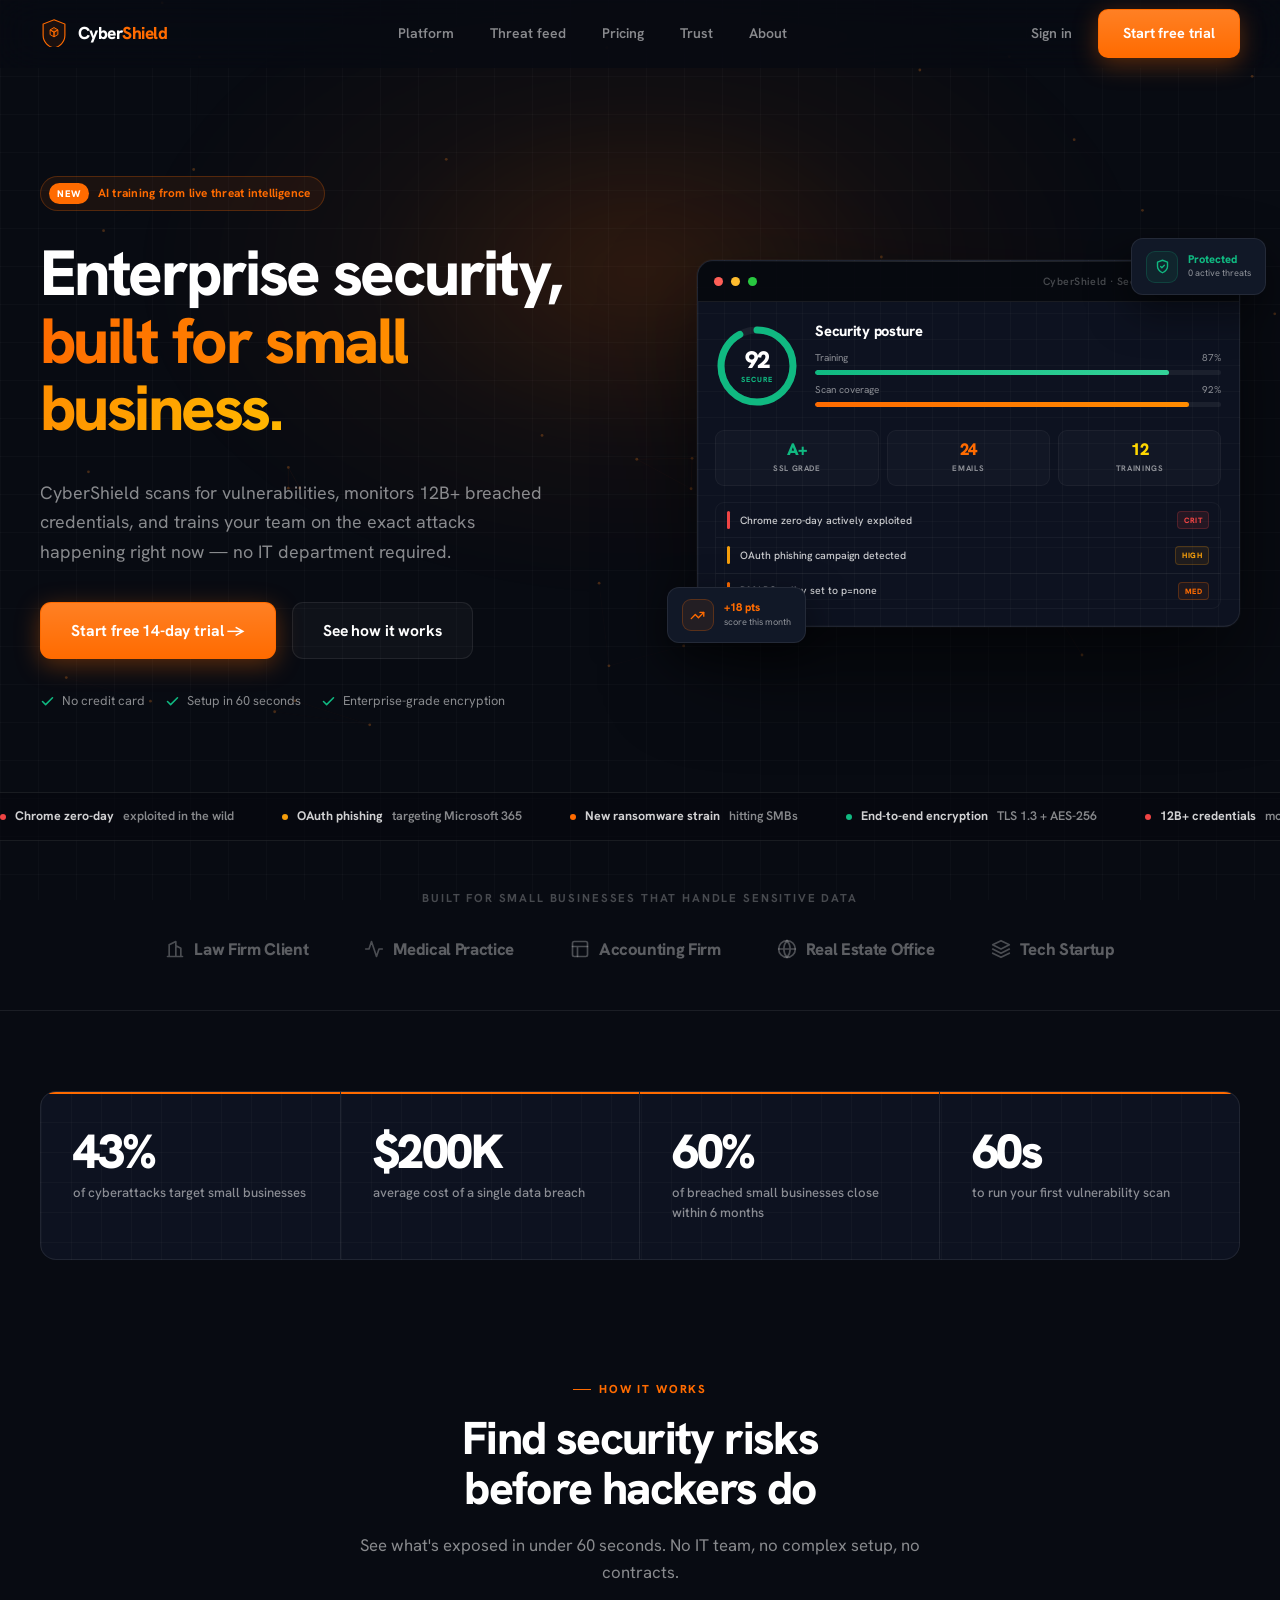
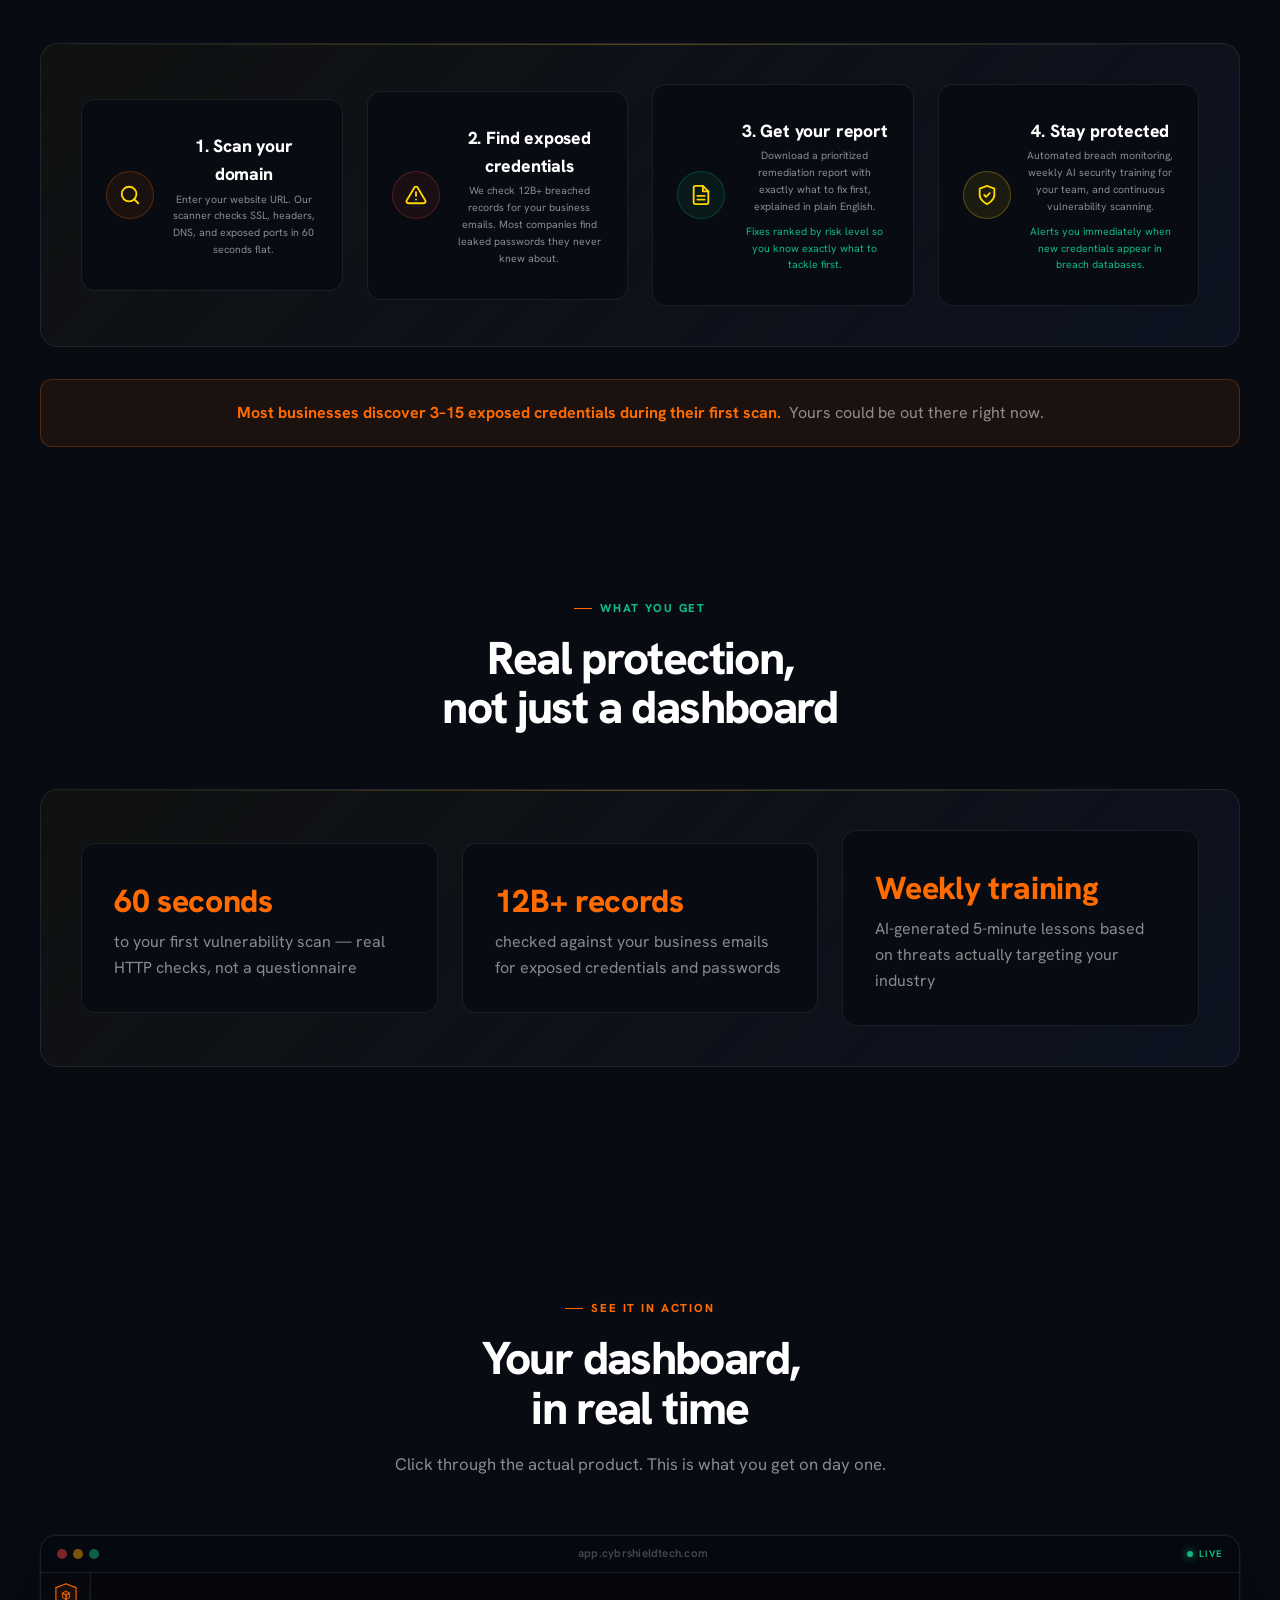
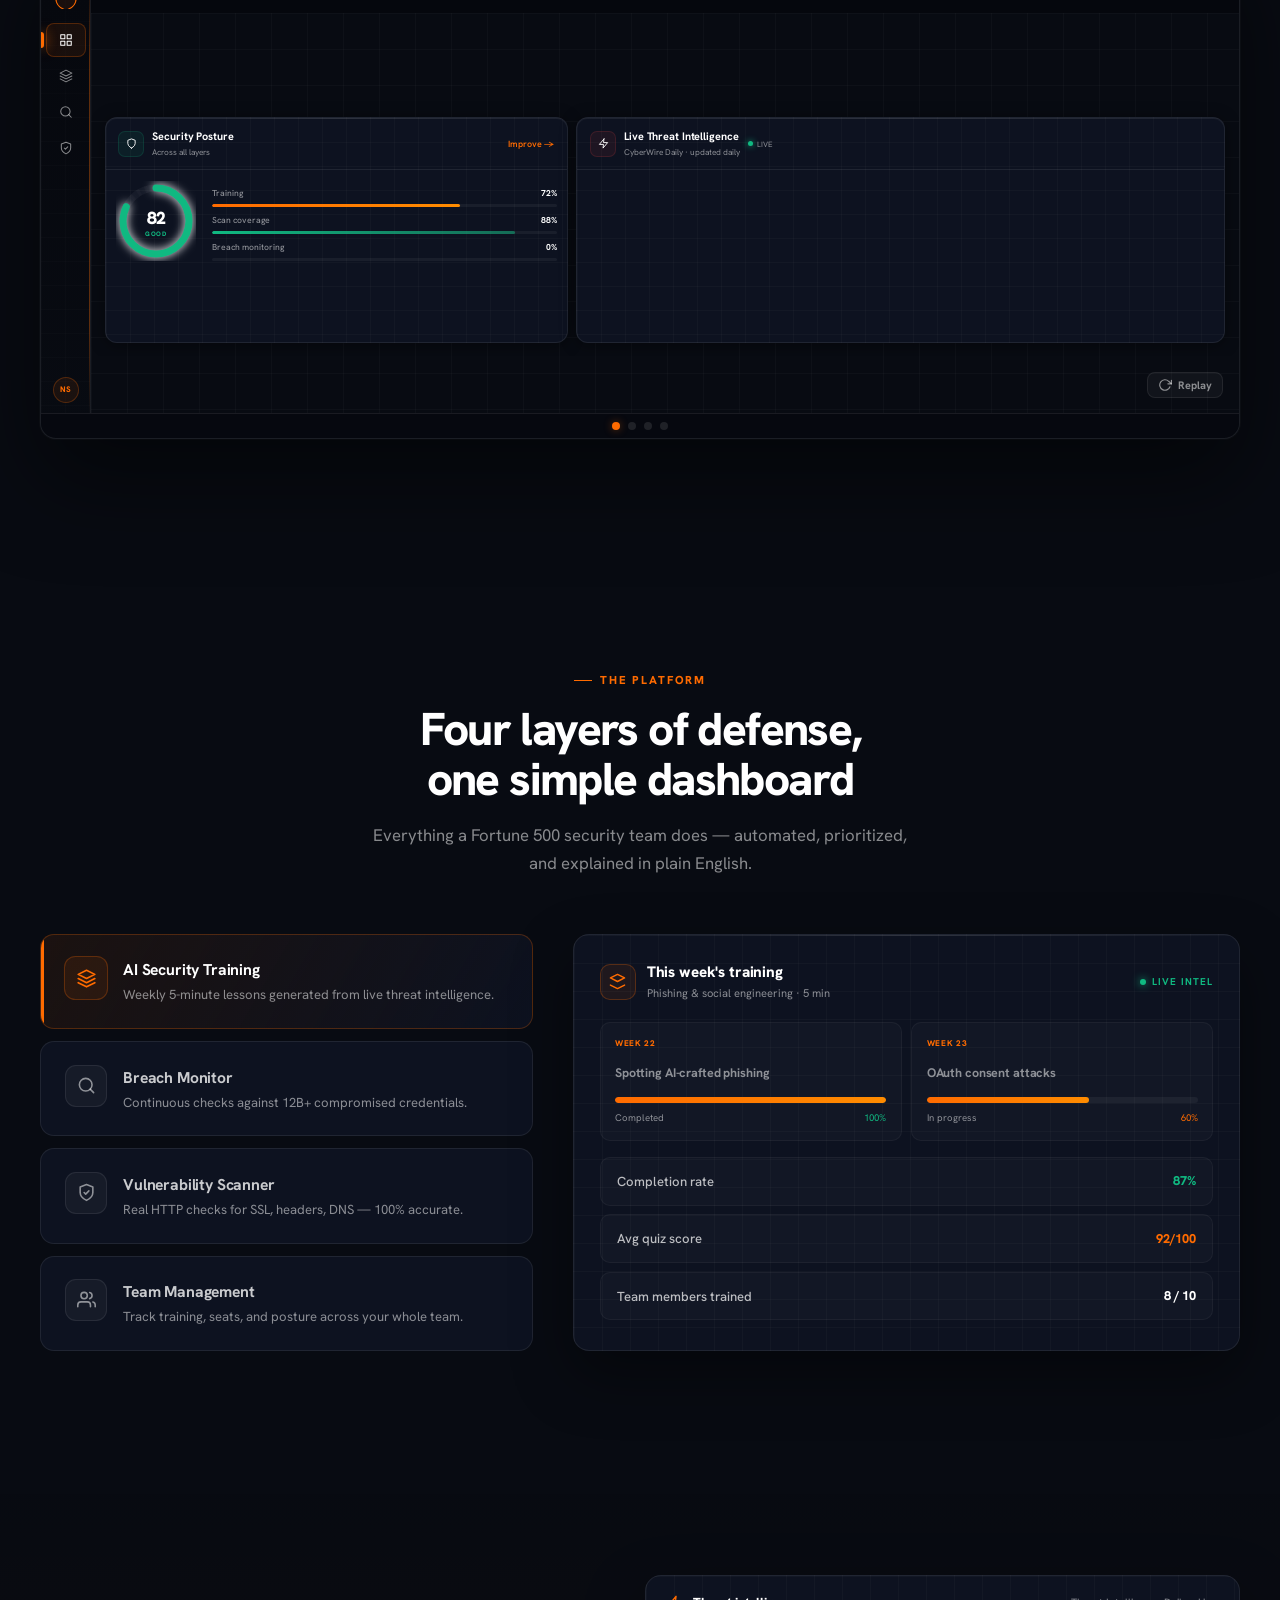
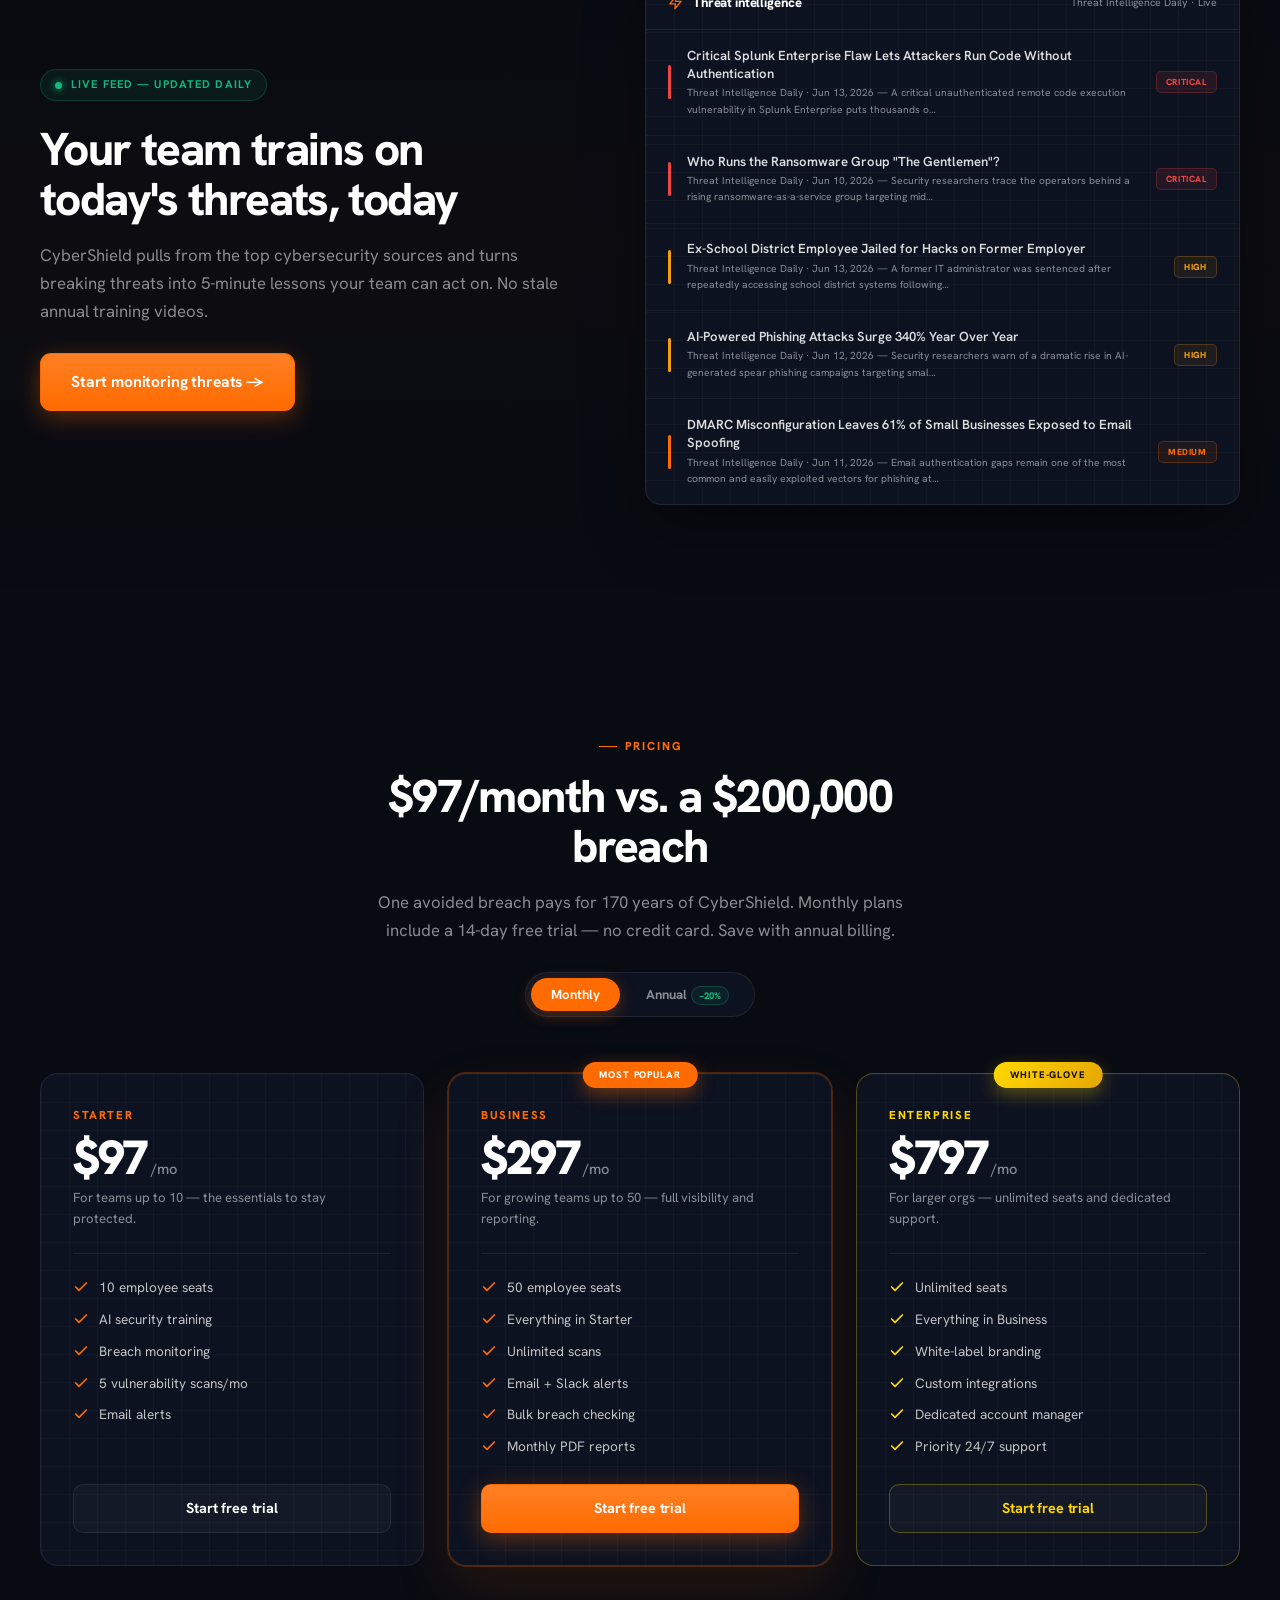
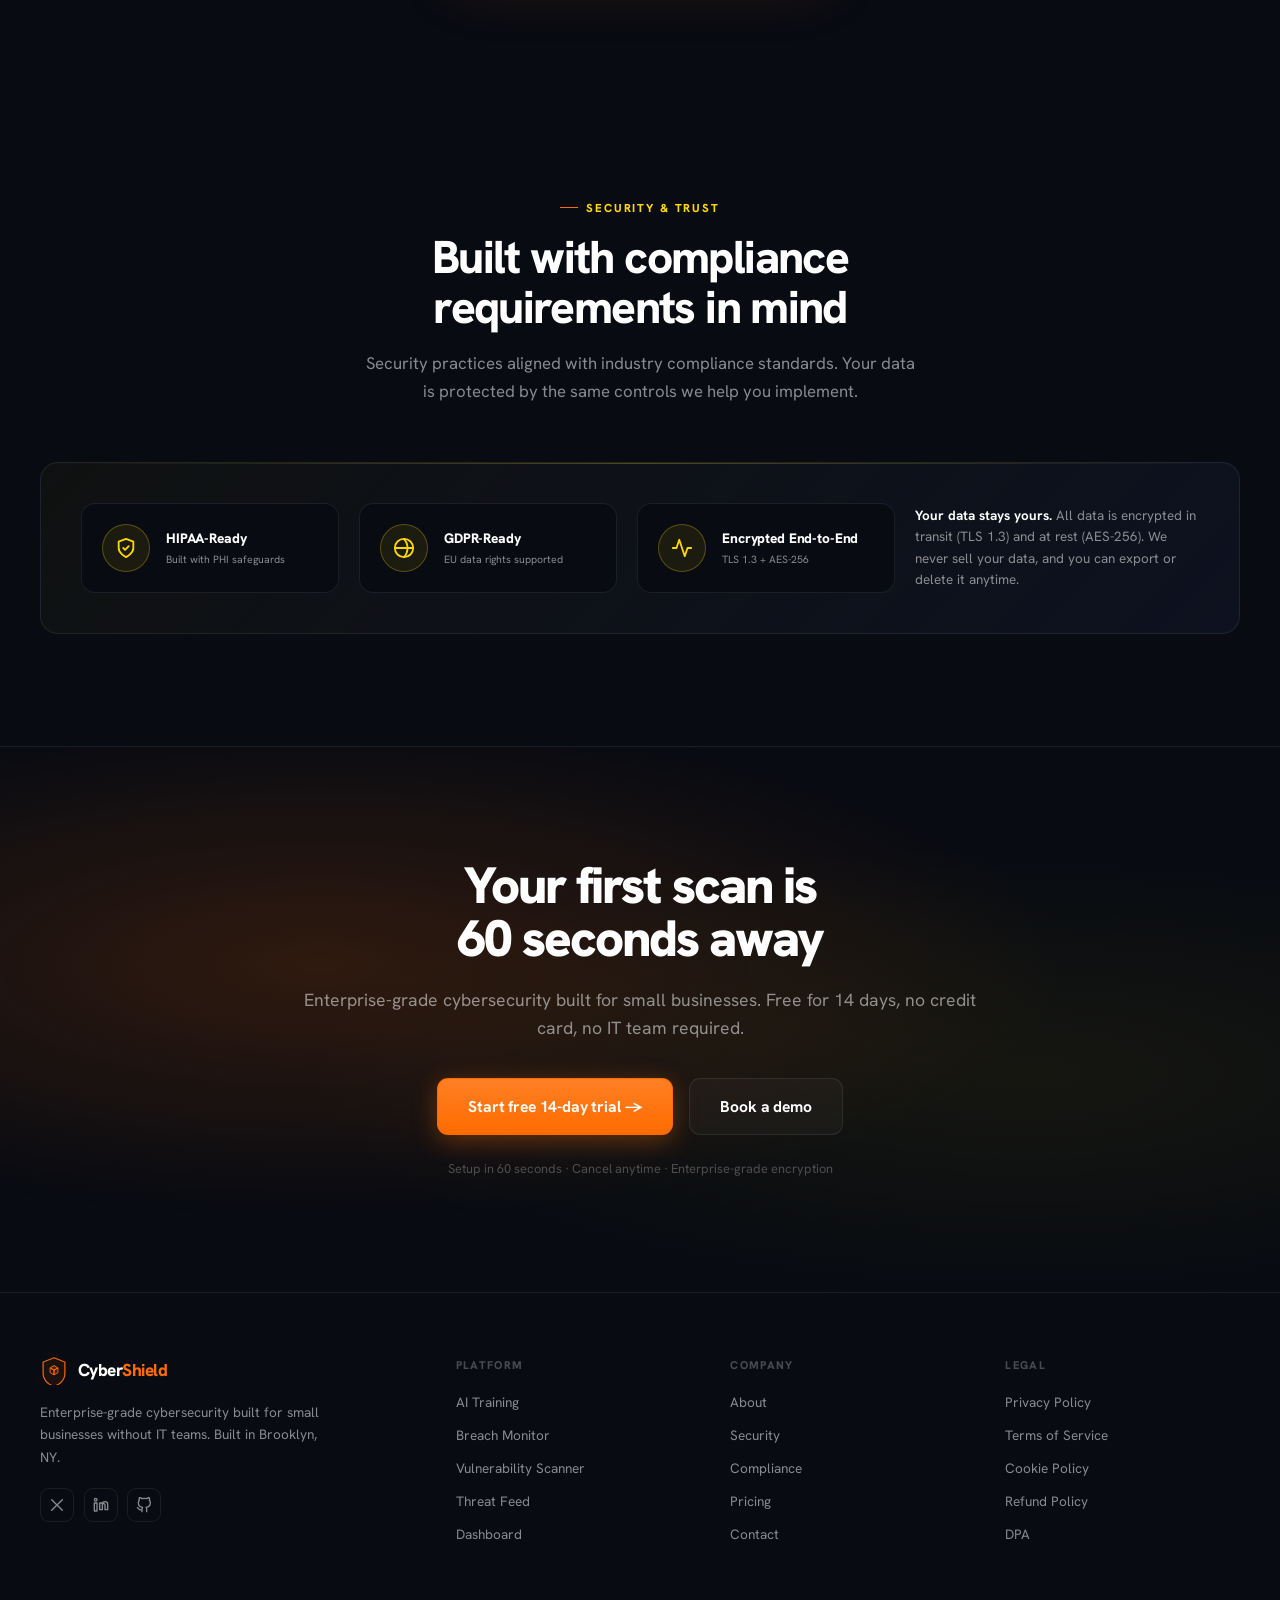
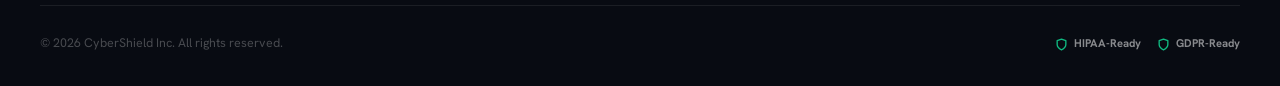
<file: index.html>
<!DOCTYPE html>
<html lang="en">
<head>
<meta charset="UTF-8"/>
<link rel="icon" type="image/svg+xml" href="favicon.svg"/>
<script>document.documentElement.classList.add('js')</script>
<meta name="viewport" content="width=device-width,initial-scale=1"/>
<title>CyberShield — Enterprise-grade security for small business</title>
<meta name="description" content="AI security training, breach monitoring, and vulnerability scanning. Fortune 500 defense without the IT team."/>
<link rel="preconnect" href="https://fonts.googleapis.com"/>
<link rel="preconnect" href="https://fonts.gstatic.com" crossorigin/>
<link href="https://fonts.googleapis.com/css2?family=Hanken+Grotesk:wght@300;400;500;600;700;800;900&display=swap" rel="stylesheet"/>
<style>
*,*::before,*::after{box-sizing:border-box;margin:0;padding:0}
:root{
  --bg:#080b12;
  --bg2:#0d1220;
  --bg3:#111827;
  --bg4:#141d2e;
  --orange:#FF6B00;
  --orange2:#ff8c00;
  --orange-dim:rgba(255,107,0,0.08);
  --orange-border:rgba(255,107,0,0.25);
  --gold:#FFD700;
  --gold-dim:rgba(255,215,0,0.08);
  --gold-border:rgba(255,215,0,0.28);
  --border:rgba(255,255,255,0.08);
  --border2:rgba(255,255,255,0.045);
  --text:#ffffff;
  --muted:rgba(255,255,255,0.52);
  --dim:rgba(255,255,255,0.26);
  --green:#10B981;
  --green-dim:rgba(16,185,129,0.08);
  --red:#EF4444;
  --yellow:#F59E0B;
  --cyan:#06B6D4;
  --font:'Hanken Grotesk',sans-serif;
  --grid-line:rgba(255,255,255,0.022);
  --maxw:1280px;
  --ease:cubic-bezier(0.4,0,0.2,1);
  --spring:cubic-bezier(.34,1.56,.64,1);
}
html{scroll-behavior:smooth}
body{background:var(--bg);color:var(--text);font-family:var(--font);font-size:16px;line-height:1.6;-webkit-font-smoothing:antialiased;-moz-osx-font-smoothing:grayscale;overflow-x:hidden}
a{text-decoration:none;color:inherit}
::-webkit-scrollbar{width:9px}
::-webkit-scrollbar-track{background:var(--bg)}
::-webkit-scrollbar-thumb{background:rgba(255,107,0,0.35);border-radius:6px}
::-webkit-scrollbar-thumb:hover{background:var(--orange)}
.wrap{max-width:var(--maxw);margin:0 auto;padding:0 2.5rem}

/* ── GLOBAL TEXTURE ── */
body::before{content:'';position:fixed;inset:0;background-image:linear-gradient(var(--grid-line) 1px,transparent 1px),linear-gradient(90deg,var(--grid-line) 1px,transparent 1px);background-size:38px 38px;pointer-events:none;z-index:0}

/* ── ANIMATIONS ── */
@keyframes pulse{0%,100%{opacity:1;transform:scale(1)}50%{opacity:.4;transform:scale(1.7)}}
@keyframes fadeUp{from{opacity:0;transform:translateY(22px)}to{opacity:1;transform:translateY(0)}}
@keyframes spin{to{transform:rotate(360deg)}}
@keyframes floaty{0%,100%{transform:translateY(0)}50%{transform:translateY(-10px)}}
@keyframes tickerScroll{0%{transform:translateX(0)}100%{transform:translateX(-50%)}}
@keyframes glowPulse{0%,100%{box-shadow:0 0 24px rgba(255,107,0,0.18)}50%{box-shadow:0 0 48px rgba(255,107,0,0.4),0 0 90px rgba(255,107,0,0.08)}}
@keyframes scanSweep{0%{top:-10%}100%{top:110%}}
.js .reveal{opacity:0;transform:translateY(30px);transition:opacity .7s var(--ease),transform .7s var(--ease)}
.js .reveal.in{opacity:1;transform:translateY(0)}
.rd1{transition-delay:.08s}.rd2{transition-delay:.16s}.rd3{transition-delay:.24s}.rd4{transition-delay:.32s}.rd5{transition-delay:.40s}
@media(prefers-reduced-motion:reduce){.js .reveal,.reveal{opacity:1!important;transform:none!important;transition:none}*{animation:none!important}}

/* ── BUTTONS ── */
.btn{display:inline-flex;align-items:center;justify-content:center;gap:8px;padding:12px 24px;border-radius:10px;font-size:.9rem;font-weight:700;cursor:pointer;border:1px solid transparent;font-family:var(--font);letter-spacing:-0.01em;transition:all .2s var(--spring);white-space:nowrap}
.btn-primary{background:var(--orange);color:#fff;box-shadow:0 6px 24px rgba(255,107,0,0.34);position:relative;overflow:hidden}
.btn-primary::after{content:'';position:absolute;inset:0;background:linear-gradient(to bottom,rgba(255,255,255,0.14),transparent)}
.btn-primary:hover{background:var(--orange2);transform:translateY(-2px) scale(1.02);box-shadow:0 12px 36px rgba(255,107,0,0.5)}
.btn-primary:active{transform:translateY(0) scale(.99)}
.btn-ghost{background:rgba(255,255,255,0.03);color:var(--text);border-color:var(--border)}
.btn-ghost:hover{background:rgba(255,255,255,0.07);border-color:rgba(255,255,255,0.2);transform:translateY(-2px)}
.btn-lg{padding:15px 30px;font-size:.98rem;border-radius:11px}

/* ── NAV ── */
.nav{position:fixed;top:0;left:0;right:0;z-index:100;height:68px;display:flex;align-items:center;background:rgba(8,11,18,0.72);backdrop-filter:blur(22px);-webkit-backdrop-filter:blur(22px);border-bottom:1px solid transparent;transition:border-color .3s,background .3s}
.nav.scrolled{border-bottom-color:var(--border);background:rgba(8,11,18,0.9)}
.nav .wrap{display:flex;align-items:center;justify-content:space-between;width:100%}
.logo{display:flex;align-items:center;gap:10px;font-weight:800;font-size:1.08rem;letter-spacing:-0.03em}
.logo svg{width:28px;height:28px;flex-shrink:0}
.logo .acc{color:var(--orange)}
.nav-links{display:flex;align-items:center;gap:2.25rem}
.nav-links a{font-size:.875rem;font-weight:600;color:var(--muted);transition:color .2s;position:relative;white-space:nowrap}
.nav-links a:hover{color:var(--text)}
.nav-links a::after{content:'';position:absolute;left:0;bottom:-6px;height:2px;width:0;background:var(--orange);transition:width .25s var(--ease);border-radius:2px}
.nav-links a:hover::after{width:100%}
.nav-right{display:flex;align-items:center;gap:.75rem}
.nav-signin{font-size:.875rem;font-weight:600;color:var(--muted);padding:8px 14px;transition:color .2s;white-space:nowrap}
.nav-signin:hover{color:var(--text)}
.hamb{display:none;background:none;border:1px solid var(--border);border-radius:9px;padding:8px;color:var(--text);cursor:pointer}
.hamb svg{width:20px;height:20px;stroke:currentColor;fill:none;stroke-width:2;stroke-linecap:round}

/* ── HERO ── */
.hero{position:relative;padding:11rem 0 5rem;overflow:hidden}
#hero-canvas{position:absolute;inset:0;z-index:0;opacity:.5}
.hero-glow{position:absolute;top:-10%;left:50%;transform:translateX(-50%);width:1100px;height:700px;background:radial-gradient(ellipse at center,rgba(255,107,0,0.16) 0%,rgba(255,107,0,0.04) 35%,transparent 65%);pointer-events:none;z-index:0;filter:blur(20px)}
.hero .wrap{position:relative;z-index:2}
.hero-grid{display:grid;grid-template-columns:1.05fr .95fr;gap:3.5rem;align-items:center}
.hero-eyebrow{display:inline-flex;align-items:center;gap:9px;background:var(--orange-dim);border:1px solid var(--orange-border);border-radius:100px;padding:6px 14px 6px 8px;font-size:.74rem;font-weight:700;color:var(--orange);letter-spacing:.02em;margin-bottom:1.75rem}
.hero-eyebrow .pill{background:var(--orange);color:#fff;font-size:.6rem;font-weight:800;padding:3px 8px;border-radius:100px;letter-spacing:.06em;text-transform:uppercase}
.hero h1{font-size:clamp(2.6rem,5vw,4.15rem);font-weight:800;line-height:1.05;letter-spacing:-0.04em;margin-bottom:1.9rem;padding-bottom:.1em}
.hero h1 .grad{background:linear-gradient(120deg,var(--orange) 0%,var(--orange2) 55%,var(--gold) 130%);-webkit-background-clip:text;background-clip:text;-webkit-text-fill-color:transparent}
.hero-sub{font-size:1.12rem;color:var(--muted);max-width:520px;line-height:1.65;margin-bottom:2.25rem;font-weight:400}
.hero-cta{display:flex;gap:1rem;align-items:center;flex-wrap:wrap;margin-bottom:2rem}
.hero-trust{display:flex;align-items:center;gap:1.25rem;flex-wrap:wrap;font-size:.8rem;color:var(--muted)}
.hero-trust .ht{display:flex;align-items:center;gap:7px}
.hero-trust svg{width:15px;height:15px;stroke:var(--green);fill:none;stroke-width:2.5;stroke-linecap:round;stroke-linejoin:round;flex-shrink:0}

/* ── HERO PRODUCT MOCKUP ── */
.hero-mock{position:relative;animation:floaty 7s ease-in-out infinite}
.mock-shell{background-color:var(--bg2);background-image:linear-gradient(var(--grid-line) 1px,transparent 1px),linear-gradient(90deg,var(--grid-line) 1px,transparent 1px);background-size:26px 26px;border:1px solid var(--border);border-radius:16px;overflow:hidden;box-shadow:0 40px 90px rgba(0,0,0,0.6),0 0 0 1px rgba(255,255,255,0.03),0 1px 0 rgba(255,255,255,0.06) inset;position:relative}
.mock-shell::before{content:'';position:absolute;top:0;left:0;right:0;height:1px;background:linear-gradient(90deg,transparent,rgba(255,255,255,0.14),transparent);z-index:5}
.mock-top{background:rgba(6,8,14,0.9);padding:.7rem 1rem;display:flex;align-items:center;gap:.5rem;border-bottom:1px solid var(--border)}
.mdot{width:9px;height:9px;border-radius:50%}
.mock-top .mt-title{margin-left:auto;font-size:.66rem;color:var(--dim);font-weight:600;letter-spacing:.04em}
.mock-body{padding:1.1rem}
.mock-scorerow{display:flex;gap:1rem;align-items:center;margin-bottom:1rem}
.mini-ring{width:84px;height:84px;flex-shrink:0;position:relative}
.mini-ring-center{position:absolute;inset:0;display:flex;flex-direction:column;align-items:center;justify-content:center}
.mini-ring-center .n{font-size:1.5rem;font-weight:900;letter-spacing:-0.04em;line-height:1}
.mini-ring-center .l{font-size:.46rem;font-weight:800;letter-spacing:.12em;text-transform:uppercase;color:var(--green);margin-top:2px}
.mock-scoreinfo{flex:1}
.mock-scoreinfo .big{font-size:.92rem;font-weight:800;letter-spacing:-0.02em;margin-bottom:7px}
.mock-scoreinfo .blbl{display:flex;justify-content:space-between;font-size:.62rem;color:var(--muted);margin-bottom:4px;white-space:nowrap}
.mbar{height:5px;background:rgba(255,255,255,0.06);border-radius:4px;overflow:hidden;margin-bottom:7px}
.mbar i{display:block;height:100%;border-radius:4px}
.mock-kpis{display:grid;grid-template-columns:1fr 1fr 1fr;gap:.5rem;margin-bottom:1rem}
.mkpi{background:rgba(255,255,255,0.025);border:1px solid var(--border2);border-radius:9px;padding:.65rem .55rem;text-align:center}
.mkpi .v{font-size:1.05rem;font-weight:900;letter-spacing:-0.03em;line-height:1}
.mkpi .k{font-size:.5rem;font-weight:700;text-transform:uppercase;letter-spacing:.08em;color:var(--muted);margin-top:4px}
.mock-feed{border:1px solid var(--border2);border-radius:9px;overflow:hidden}
.mfeed-row{display:flex;align-items:center;gap:.6rem;padding:.5rem .7rem;border-bottom:1px solid var(--border2);font-size:.66rem}
.mfeed-row:last-child{border-bottom:none}
.mfeed-sev{width:3px;height:18px;border-radius:2px;flex-shrink:0}
.mfeed-t{color:rgba(255,255,255,0.78);flex:1;overflow:hidden;white-space:nowrap;text-overflow:ellipsis;font-weight:500}
.mfeed-b{font-size:.48rem;font-weight:800;padding:2px 6px;border-radius:4px;text-transform:uppercase;letter-spacing:.06em;flex-shrink:0}
.float-badge{position:absolute;background-color:var(--bg3);border:1px solid var(--border);border-radius:12px;padding:.7rem .9rem;box-shadow:0 16px 40px rgba(0,0,0,0.5);display:flex;align-items:center;gap:.6rem;z-index:6}
.fb-ico{width:32px;height:32px;border-radius:9px;display:flex;align-items:center;justify-content:center;flex-shrink:0}
.fb-ico svg{width:15px;height:15px;stroke-width:2.2;fill:none;stroke-linecap:round;stroke-linejoin:round}
.fb-t{font-size:.7rem;font-weight:800;line-height:1.1}
.fb-s{font-size:.58rem;color:var(--muted);margin-top:1px}
.float-1{top:-22px;right:-26px;animation:floaty 5s ease-in-out infinite}
.float-2{bottom:-16px;left:-30px;animation:floaty 6s ease-in-out .8s infinite}

/* ── TICKER ── */
.ticker{border-top:1px solid var(--border);border-bottom:1px solid var(--border);background:rgba(6,8,14,0.6);overflow:hidden;position:relative;z-index:2}
.ticker-track{display:flex;gap:3rem;padding:.85rem 0;white-space:nowrap;width:max-content;animation:tickerScroll 38s linear infinite}
.ticker:hover .ticker-track{animation-play-state:paused}
.ti{display:inline-flex;align-items:center;gap:9px;font-size:.78rem;color:var(--muted);font-weight:600}
.ti .dot{width:6px;height:6px;border-radius:50%;flex-shrink:0}
.ti b{color:rgba(255,255,255,0.82);font-weight:700}

/* ── SECTION SHELL ── */
.sec{padding:7rem 0;position:relative;z-index:1}
.eyebrow{display:inline-flex;align-items:center;gap:8px;font-size:.72rem;font-weight:800;text-transform:uppercase;letter-spacing:.16em;color:var(--orange);margin-bottom:1rem}
.eyebrow::before{content:'';width:18px;height:1px;background:var(--orange)}
.eyebrow.center{justify-content:center}
.sec-title{font-size:clamp(2rem,3.6vw,2.9rem);font-weight:800;letter-spacing:-0.035em;line-height:1.08}
.sec-sub{font-size:1.05rem;color:var(--muted);max-width:560px;line-height:1.65;margin-top:1.1rem}
.sec-head{margin-bottom:3.5rem}
.sec-head.center{text-align:center;max-width:620px;margin-left:auto;margin-right:auto}
.sec-head.center .sec-sub{margin-left:auto;margin-right:auto}

/* ── LOGO STRIP ── */
.proof{padding:3rem 0;border-bottom:1px solid var(--border)}
.proof-label{text-align:center;font-size:.72rem;font-weight:700;text-transform:uppercase;letter-spacing:.16em;color:var(--dim);margin-bottom:1.75rem}
.proof-logos{display:flex;align-items:center;justify-content:center;gap:3.5rem;flex-wrap:wrap}
.proof-logo{display:flex;align-items:center;gap:9px;color:rgba(255,255,255,0.34);font-weight:800;font-size:1.05rem;letter-spacing:-0.02em;transition:color .3s;cursor:default}
.proof-logo:hover{color:rgba(255,255,255,0.6)}
.proof-logo svg{width:20px;height:20px;flex-shrink:0;opacity:.8}

/* ── STATS BAND ── */
.statband{display:grid;grid-template-columns:repeat(4,1fr);border:1px solid var(--border);border-radius:16px;overflow:hidden;background-color:var(--bg2);background-image:linear-gradient(var(--grid-line) 1px,transparent 1px),linear-gradient(90deg,var(--grid-line) 1px,transparent 1px);background-size:30px 30px}
.statcell{padding:2.25rem 2rem;border-right:1px solid var(--border);position:relative}
.statcell:last-child{border-right:none}
.statcell::after{content:'';position:absolute;top:0;left:0;right:0;height:2px;background:var(--orange);transform:scaleX(0);transform-origin:left;transition:transform .5s var(--ease)}
.statcell.in::after{transform:scaleX(1)}
.statcell .num{font-size:3rem;font-weight:900;letter-spacing:-0.05em;line-height:1;margin-bottom:7px;font-variant-numeric:tabular-nums}
.statcell .lbl{font-size:.82rem;color:var(--muted);font-weight:500;line-height:1.5}

/* ── FEATURE SHOWCASE ── */
.show-layout{display:grid;grid-template-columns:.85fr 1.15fr;gap:2.5rem;align-items:stretch}
.show-tabs{display:flex;flex-direction:column;gap:.75rem}
.show-tab{display:flex;align-items:flex-start;gap:1rem;padding:1.4rem 1.5rem;border:1px solid var(--border);border-radius:14px;cursor:pointer;background:var(--bg2);transition:all .25s var(--ease);position:relative;overflow:hidden}
.show-tab::before{content:'';position:absolute;left:0;top:0;bottom:0;width:3px;background:var(--orange);transform:scaleY(0);transform-origin:top;transition:transform .25s var(--ease)}
.show-tab:hover{border-color:rgba(255,255,255,0.16);transform:translateX(3px)}
.show-tab.active{border-color:var(--orange-border);background:linear-gradient(120deg,var(--orange-dim),var(--bg2))}
.show-tab.active::before{transform:scaleY(1)}
.show-tab-ico{width:42px;height:42px;border-radius:11px;background:rgba(255,255,255,0.04);border:1px solid var(--border);display:flex;align-items:center;justify-content:center;flex-shrink:0;transition:all .25s var(--spring)}
.show-tab.active .show-tab-ico{background:var(--orange-dim);border-color:var(--orange-border);transform:scale(1.05)}
.show-tab-ico svg{width:19px;height:19px;stroke:var(--muted);fill:none;stroke-width:2;stroke-linecap:round;stroke-linejoin:round;transition:stroke .25s}
.show-tab.active .show-tab-ico svg{stroke:var(--orange)}
.show-tab-txt h3{font-size:.98rem;font-weight:700;letter-spacing:-0.01em;margin-bottom:3px}
.show-tab.active .show-tab-txt h3{color:#fff}
.show-tab:not(.active) .show-tab-txt h3{color:rgba(255,255,255,0.78)}
.show-tab-txt p{font-size:.82rem;color:var(--muted);line-height:1.55}
.show-panel-wrap{border:1px solid var(--border);border-radius:16px;background-color:var(--bg2);background-image:linear-gradient(var(--grid-line) 1px,transparent 1px),linear-gradient(90deg,var(--grid-line) 1px,transparent 1px);background-size:28px 28px;overflow:hidden;position:relative;box-shadow:0 24px 60px rgba(0,0,0,0.4)}
.show-panel-wrap::before{content:'';position:absolute;top:0;left:0;right:0;height:1px;background:linear-gradient(90deg,transparent,rgba(255,255,255,0.12),transparent);z-index:5}
.show-panel{display:none;padding:1.6rem;animation:fadeUp .4s var(--ease)}
.show-panel.active{display:block}
.sp-head{display:flex;align-items:center;gap:.7rem;margin-bottom:1.2rem}
.sp-head .ico{width:36px;height:36px;border-radius:10px;background:var(--orange-dim);border:1px solid var(--orange-border);display:flex;align-items:center;justify-content:center;flex-shrink:0}
.sp-head .ico svg{width:17px;height:17px;stroke:var(--orange);fill:none;stroke-width:2;stroke-linecap:round;stroke-linejoin:round}
.sp-head .t{font-size:.95rem;font-weight:800;letter-spacing:-0.01em}
.sp-head .s{font-size:.7rem;color:var(--muted)}
.sp-live{margin-left:auto;display:flex;align-items:center;gap:6px;font-size:.62rem;font-weight:700;text-transform:uppercase;letter-spacing:.1em;color:var(--green)}
.sp-live .d{width:6px;height:6px;border-radius:50%;background:var(--green);animation:pulse 2s infinite;box-shadow:0 0 8px var(--green)}
.sp-rows{display:flex;flex-direction:column;gap:.55rem}
.sp-row{display:flex;align-items:center;justify-content:space-between;gap:1rem;padding:.8rem 1rem;background:rgba(255,255,255,0.025);border:1px solid var(--border2);border-radius:10px;transition:all .2s}
.sp-row:hover{border-color:var(--border);background:rgba(255,255,255,0.04);transform:translateX(2px)}
.sp-k{font-size:.82rem;color:rgba(255,255,255,0.72);font-weight:500;display:flex;align-items:center;gap:.6rem}
.sp-k .qd{width:7px;height:7px;border-radius:50%;flex-shrink:0}
.sp-v{font-size:.8rem;font-weight:800;font-variant-numeric:tabular-nums}
.sp-prog{height:6px;background:rgba(255,255,255,0.05);border-radius:5px;overflow:hidden;margin-top:.3rem}
.sp-prog i{display:block;height:100%;border-radius:5px;background:linear-gradient(90deg,var(--orange),var(--orange2))}
.sp-modules{display:grid;grid-template-columns:1fr 1fr;gap:.6rem}
.sp-mod{background:rgba(255,255,255,0.025);border:1px solid var(--border2);border-radius:10px;padding:.9rem;transition:all .2s var(--spring)}
.sp-mod:hover{border-color:var(--orange-border);transform:translateY(-2px)}
.sp-mod .w{font-size:.52rem;font-weight:800;text-transform:uppercase;letter-spacing:.08em;color:var(--orange);margin-bottom:.5rem}
.sp-mod .ti{font-size:.78rem;font-weight:700;margin-bottom:.55rem;letter-spacing:-0.01em}
.sp-mod .mt{display:flex;justify-content:space-between;font-size:.6rem;color:var(--muted);margin-top:.45rem}

/* ── THREAT FEED SECTION ── */
.threat-layout{display:grid;grid-template-columns:1fr 1.1fr;gap:4rem;align-items:center}
.live-badge{display:inline-flex;align-items:center;gap:9px;margin-bottom:1.5rem;background:var(--green-dim);border:1px solid rgba(16,185,129,0.22);border-radius:100px;padding:6px 14px}
.live-badge .d{width:7px;height:7px;border-radius:50%;background:var(--green);animation:pulse 2s infinite;box-shadow:0 0 8px var(--green)}
.live-badge span{font-size:.7rem;font-weight:700;text-transform:uppercase;letter-spacing:.1em;color:var(--green)}
.feed{border:1px solid var(--border);border-radius:16px;overflow:hidden;background-color:var(--bg2);background-image:linear-gradient(var(--grid-line) 1px,transparent 1px),linear-gradient(90deg,var(--grid-line) 1px,transparent 1px);background-size:28px 28px;box-shadow:0 24px 60px rgba(0,0,0,0.4)}
.feed-head{padding:1rem 1.4rem;border-bottom:1px solid var(--border);display:flex;align-items:center;justify-content:space-between}
.feed-head .ft{font-size:.82rem;font-weight:800;letter-spacing:-0.01em;display:flex;align-items:center;gap:.6rem}
.feed-head .src{font-size:.66rem;color:var(--muted)}
.feed-item{display:flex;align-items:center;gap:1rem;padding:1.05rem 1.4rem;border-bottom:1px solid var(--border2);cursor:default;transition:all .2s var(--ease);position:relative}
.feed-item:last-child{border-bottom:none}
.feed-item::before{content:'';position:absolute;left:0;top:0;bottom:0;width:0;background:var(--orange);transition:width .2s var(--spring)}
.feed-item:hover{background:rgba(255,255,255,0.022);padding-left:1.75rem}
.feed-item:hover::before{width:3px}
.feed-sev{width:3px;height:34px;border-radius:2px;flex-shrink:0}
.feed-t{font-size:.82rem;font-weight:600;color:rgba(255,255,255,0.86);line-height:1.4;flex:1;min-width:0}
.feed-s{font-size:.64rem;color:var(--muted);margin-top:2px}
.badge{font-size:.55rem;font-weight:800;padding:3px 9px;border-radius:5px;white-space:nowrap;text-transform:uppercase;letter-spacing:.07em;flex-shrink:0}
.bc{background:rgba(239,68,68,0.1);color:var(--red);border:1px solid rgba(239,68,68,0.22)}
.bh{background:rgba(245,158,11,0.08);color:var(--yellow);border:1px solid rgba(245,158,11,0.22)}
.bm{background:var(--orange-dim);color:var(--orange);border:1px solid var(--orange-border)}

/* ── PRICING ── */
.bill-toggle{display:inline-flex;align-items:center;gap:.4rem;background:var(--bg2);border:1px solid var(--border);border-radius:100px;padding:5px;margin-top:1.75rem}
.bill-opt{padding:8px 20px;border-radius:100px;font-size:.82rem;font-weight:700;color:var(--muted);cursor:pointer;border:none;background:none;font-family:var(--font);transition:all .25s var(--ease)}
.bill-opt.active{background:var(--orange);color:#fff;box-shadow:0 4px 16px rgba(255,107,0,0.3)}
.bill-save{font-size:.6rem;font-weight:800;color:var(--green);background:var(--green-dim);border:1px solid rgba(16,185,129,0.25);padding:2px 7px;border-radius:100px;margin-left:4px}
.bill-save-yr{display:none;font-size:.6rem;font-weight:800;color:var(--gold);background:rgba(255,215,0,0.1);border:1px solid rgba(255,215,0,0.3);padding:2px 7px;border-radius:100px;margin-left:4px}
.bill-opt.active .bill-save-yr{display:inline}
.plan-billing{font-size:.78rem;color:var(--muted);margin-bottom:.9rem;display:none}
.pricing-grid{display:grid;grid-template-columns:repeat(3,1fr);gap:1.5rem;margin-top:3.5rem;align-items:stretch}
.plan{border:1px solid var(--border);border-radius:18px;padding:2rem;position:relative;background-color:var(--bg2);background-image:linear-gradient(var(--grid-line) 1px,transparent 1px),linear-gradient(90deg,var(--grid-line) 1px,transparent 1px);background-size:28px 28px;display:flex;flex-direction:column;transition:all .3s var(--spring)}
.plan:hover{border-color:rgba(255,255,255,0.18);transform:translateY(-5px);box-shadow:0 30px 70px rgba(0,0,0,0.5)}
.plan.feat{border-color:var(--orange-border);box-shadow:0 0 0 1px var(--orange-border),0 24px 60px rgba(255,107,0,0.12)}
.plan.feat:hover{box-shadow:0 0 0 1px var(--orange),0 34px 80px rgba(255,107,0,0.22)}
.plan.ent{border-color:var(--gold-border)}
.plan.ent:hover{box-shadow:0 0 0 1px var(--gold-border),0 30px 70px rgba(255,215,0,0.1)}
.plan-tag{position:absolute;top:-12px;left:50%;transform:translateX(-50%);background:var(--orange);color:#fff;font-size:.6rem;font-weight:800;padding:5px 16px;border-radius:100px;text-transform:uppercase;letter-spacing:.1em;white-space:nowrap;box-shadow:0 6px 18px rgba(255,107,0,0.4)}
.plan.ent .plan-tag{background:linear-gradient(120deg,var(--gold),#e6a700);color:#1a1205;box-shadow:0 6px 18px rgba(255,215,0,0.32)}
.plan-name{font-size:.72rem;font-weight:800;text-transform:uppercase;letter-spacing:.14em;color:var(--orange);margin-bottom:.6rem}
.plan.ent .plan-name{color:var(--gold)}
.plan-price{display:flex;align-items:baseline;gap:4px;margin-bottom:.3rem}
.plan-price .amt{font-size:3rem;font-weight:900;letter-spacing:-0.05em;line-height:1;font-variant-numeric:tabular-nums}
.plan-price .per{font-size:.92rem;color:var(--muted);font-weight:500}
.plan-desc{font-size:.82rem;color:var(--muted);margin-bottom:1.5rem;padding-bottom:1.5rem;border-bottom:1px solid var(--border)}
.plan-feats{list-style:none;display:flex;flex-direction:column;gap:.8rem;margin-bottom:1.75rem;flex:1}
.plan-feats li{font-size:.85rem;color:rgba(255,255,255,0.74);display:flex;align-items:flex-start;gap:.65rem;line-height:1.4}
.plan-feats svg{width:16px;height:16px;flex-shrink:0;margin-top:1px;stroke:var(--orange);fill:none;stroke-width:2.5;stroke-linecap:round;stroke-linejoin:round}
.plan.ent .plan-feats svg{stroke:var(--gold)}
.plan-feats li.off{color:var(--dim)}
.plan-feats li.off svg{stroke:var(--dim)}
.plan .btn{width:100%}

/* ── CERTS ── */
.certs{border:1px solid var(--border);border-radius:18px;padding:2.5rem;background:linear-gradient(135deg,rgba(255,215,0,0.03),var(--bg2));position:relative;overflow:hidden}
.certs::before{content:'';position:absolute;top:0;left:0;right:0;height:1px;background:linear-gradient(90deg,transparent,var(--gold-border),transparent)}
.certs-grid{display:grid;grid-template-columns:repeat(3,1fr) 1.1fr;gap:1.25rem;align-items:center}
.cert{display:flex;align-items:center;gap:1rem;padding:1.25rem;border:1px solid var(--border);border-radius:14px;background:var(--bg);transition:all .25s var(--spring)}
.cert:hover{border-color:var(--gold-border);transform:translateY(-3px);box-shadow:0 16px 40px rgba(255,215,0,0.08)}
.cert-seal{width:48px;height:48px;border-radius:50%;flex-shrink:0;display:flex;align-items:center;justify-content:center;background:var(--gold-dim);border:1.5px solid var(--gold-border);position:relative}
.cert-seal svg{width:22px;height:22px;stroke:var(--gold);fill:none;stroke-width:2;stroke-linecap:round;stroke-linejoin:round}
.cert-txt .ct{font-size:.86rem;font-weight:800;letter-spacing:-0.01em}
.cert-txt .cs{font-size:.66rem;color:var(--muted);margin-top:2px}
.certs-note{font-size:.84rem;color:var(--muted);line-height:1.6}
.certs-note b{color:var(--text)}

/* ── FINAL CTA ── */
.final{position:relative;overflow:hidden;border-top:1px solid var(--border)}
.final-mesh{position:absolute;inset:0;background:radial-gradient(ellipse at 25% 40%,rgba(255,107,0,0.16),transparent 55%),radial-gradient(ellipse at 80% 60%,rgba(255,215,0,0.06),transparent 50%);pointer-events:none}
.final-inner{position:relative;z-index:2;text-align:center;max-width:680px;margin:0 auto}
.final h2{font-size:clamp(2.2rem,4vw,3.4rem);font-weight:900;letter-spacing:-0.04em;line-height:1.05;margin-bottom:1.25rem}
.final p{font-size:1.1rem;color:var(--muted);margin-bottom:2.25rem;line-height:1.6}
.final-cta{display:flex;gap:1rem;justify-content:center;flex-wrap:wrap;margin-bottom:1.5rem}
.final-note{font-size:.8rem;color:var(--dim)}

/* ── FOOTER ── */
footer{border-top:1px solid var(--border);padding:4rem 0 2rem;position:relative;z-index:1}
.foot-grid{display:grid;grid-template-columns:1.6fr 1fr 1fr 1fr;gap:2.5rem;margin-bottom:3rem}
.foot-brand .logo{margin-bottom:1rem}
.foot-brand p{font-size:.85rem;color:var(--muted);line-height:1.65;max-width:280px;margin-bottom:1.25rem}
.foot-social{display:flex;gap:.6rem}
.foot-social a{width:34px;height:34px;border-radius:9px;border:1px solid var(--border);display:flex;align-items:center;justify-content:center;color:var(--muted);transition:all .2s var(--spring)}
.foot-social a:hover{color:var(--orange);border-color:var(--orange-border);transform:translateY(-2px)}
.foot-social svg{width:16px;height:16px;stroke:currentColor;fill:none;stroke-width:2;stroke-linecap:round;stroke-linejoin:round}
.foot-col h4{font-size:.7rem;font-weight:800;text-transform:uppercase;letter-spacing:.12em;color:var(--dim);margin-bottom:1.1rem}
.foot-col a{display:block;font-size:.85rem;color:var(--muted);margin-bottom:.7rem;transition:color .2s;width:fit-content}
.foot-col a:hover{color:var(--text)}
.foot-bottom{border-top:1px solid var(--border);padding-top:1.75rem;display:flex;align-items:center;justify-content:space-between;flex-wrap:wrap;gap:1rem}
.foot-copy{font-size:.78rem;color:var(--dim)}
.foot-badges{display:flex;gap:1rem;align-items:center}
.foot-badge{display:flex;align-items:center;gap:6px;font-size:.7rem;font-weight:700;color:var(--muted)}
.foot-badge svg{width:13px;height:13px;stroke:var(--green);fill:none;stroke-width:2.5;stroke-linecap:round;stroke-linejoin:round}

/* ── MOBILE MENU ── */
.mobile-menu{position:fixed;inset:0;z-index:99;background:rgba(8,11,18,0.98);backdrop-filter:blur(20px);display:none;flex-direction:column;padding:5.5rem 2.5rem 2rem;gap:.5rem}
.mobile-menu.open{display:flex}
.mobile-menu a{font-size:1.3rem;font-weight:700;padding:1rem 0;border-bottom:1px solid var(--border2);color:var(--text)}
.mobile-menu .mm-cta{margin-top:1.5rem}
.mm-close{position:absolute;top:1.4rem;right:2.5rem;background:none;border:1px solid var(--border);border-radius:9px;padding:8px;color:var(--text);cursor:pointer}
.mm-close svg{width:20px;height:20px;stroke:currentColor;fill:none;stroke-width:2;stroke-linecap:round}

/* ── LIVE DEMO ── */
.demo-frame{position:relative;border:1px solid var(--border);border-radius:16px;overflow:hidden;background:var(--bg);box-shadow:0 40px 90px rgba(0,0,0,0.5),0 0 0 1px rgba(255,255,255,0.03);font-size:13px}
.demo-chrome{display:flex;align-items:center;gap:.75rem;padding:.55rem 1rem;background:rgba(6,8,14,0.95);border-bottom:1px solid var(--border)}
.demo-dots{display:flex;gap:6px}
.demo-dots span{width:10px;height:10px;border-radius:50%;background:rgba(255,255,255,0.08)}
.demo-dots span:first-child{background:rgba(239,68,68,0.5)}
.demo-dots span:nth-child(2){background:rgba(245,158,11,0.5)}
.demo-dots span:nth-child(3){background:rgba(16,185,129,0.5)}
.demo-url{flex:1;text-align:center;font-size:.72rem;color:var(--dim);font-weight:600;letter-spacing:.02em}
.demo-live{display:flex;align-items:center;gap:6px;font-size:.6rem;font-weight:700;text-transform:uppercase;letter-spacing:.1em;color:var(--green)}
.demo-live .d{width:6px;height:6px;border-radius:50%;background:var(--green);animation:pulse 2s infinite;box-shadow:0 0 8px var(--green)}
@keyframes blink{0%,100%{opacity:1}50%{opacity:0}}
@keyframes spin{to{transform:rotate(360deg)}}
@keyframes pulse{0%,100%{opacity:1;transform:scale(1)}50%{opacity:.4;transform:scale(1.7)}}

/* app layout inside demo */
.d-app{display:flex;min-height:440px;overflow:hidden}

/* mini sidebar — matches app.html sidebar */
.d-sidebar{width:50px;background:linear-gradient(180deg,rgba(6,8,14,0.99),rgba(8,11,18,0.98));border-right:1px solid var(--border);display:flex;flex-direction:column;align-items:center;padding:10px 0;gap:2px;position:relative;flex-shrink:0}
.d-sidebar::before{content:'';position:absolute;inset:0;background-image:linear-gradient(var(--grid-line) 1px,transparent 1px),linear-gradient(90deg,var(--grid-line) 1px,transparent 1px);background-size:24px 24px;pointer-events:none;opacity:.6}
.d-sidebar::after{content:'';position:absolute;top:0;right:0;bottom:0;width:1px;background:linear-gradient(to bottom,transparent,rgba(255,107,0,0.35) 20%,rgba(255,107,0,0.35) 80%,transparent);z-index:1}
.d-sidebar-logo{width:26px;height:26px;margin-bottom:12px;flex-shrink:0;position:relative;z-index:2}
.d-sidebar-logo svg{width:100%;height:100%}
.d-snav{display:flex;flex-direction:column;gap:2px;width:100%;padding:0 5px;position:relative;z-index:2}
.d-snav-item{width:40px;height:34px;border-radius:8px;display:flex;align-items:center;justify-content:center;color:var(--muted);border:1px solid transparent;position:relative;cursor:pointer;transition:all .2s var(--ease)}
.d-snav-item svg{width:14px;height:14px;stroke:currentColor;fill:none;stroke-width:1.75;stroke-linecap:round;stroke-linejoin:round}
.d-snav-item.active{color:var(--text);background:var(--orange-dim);border-color:var(--orange-border)}
.d-snav-item.active::before{content:'';position:absolute;left:-6px;top:50%;transform:translateY(-50%);width:3px;height:16px;background:var(--orange);border-radius:0 3px 3px 0;box-shadow:0 0 12px var(--orange),0 0 24px rgba(255,107,0,0.3)}
.d-sidebar-av{width:26px;height:26px;border-radius:50%;background:var(--orange-dim);border:1.5px solid var(--orange-border);display:flex;align-items:center;justify-content:center;font-size:.5rem;font-weight:800;color:var(--orange);margin-top:auto;position:relative;z-index:2}

/* main area */
.d-main{flex:1;display:flex;flex-direction:column;overflow:hidden;min-width:0}
.d-topbar{height:40px;background:rgba(6,8,14,0.97);backdrop-filter:blur(20px);border-bottom:1px solid var(--border);display:flex;align-items:center;padding:0 1rem;gap:.6rem;flex-shrink:0;position:relative}
.d-topbar::after{content:'';position:absolute;bottom:0;left:0;right:0;height:1px;background:linear-gradient(90deg,transparent,rgba(255,107,0,0.4) 50%,transparent)}
.d-tb-title{font-size:.76rem;font-weight:800;color:var(--text);letter-spacing:-0.02em}
.d-tb-divider{width:1px;height:14px;background:var(--border);flex-shrink:0}
.d-tb-status{display:flex;align-items:center;gap:5px;font-size:.58rem;color:var(--muted)}
.d-tb-status .sdot{width:6px;height:6px;border-radius:50%;background:var(--green);box-shadow:0 0 6px var(--green);flex-shrink:0;animation:pulse 2.5s infinite}
.d-tb-right{margin-left:auto;display:flex;align-items:center;gap:.4rem}
.d-tb-btn{background:transparent;border:1px solid var(--border);border-radius:6px;padding:4px 10px;color:var(--muted);font-size:.6rem;font-weight:600;cursor:default;font-family:var(--font)}
.d-tb-cta{background:var(--orange);color:#fff;border:none;border-radius:6px;padding:5px 12px;font-size:.6rem;font-weight:700;cursor:default;font-family:var(--font);box-shadow:0 3px 12px rgba(255,107,0,0.3);position:relative;overflow:hidden}
.d-tb-cta::after{content:'';position:absolute;inset:0;background:linear-gradient(135deg,rgba(255,255,255,0.12),transparent)}

/* content area — grid-line background like app.html */
.d-content{flex:1;overflow:hidden;background:var(--bg);position:relative;padding:0;background-image:linear-gradient(var(--grid-line) 1px,transparent 1px),linear-gradient(90deg,var(--grid-line) 1px,transparent 1px);background-size:36px 36px}

/* screens */
.demo-screen{position:absolute;inset:0;padding:.85rem;opacity:0;transform:translateX(30px);transition:opacity .4s var(--ease),transform .4s var(--ease);pointer-events:none;overflow-y:auto;overflow-x:hidden}
.demo-screen.active{opacity:1;transform:translateX(0);pointer-events:auto;position:relative}

/* indicators & replay */
.demo-indicators{display:flex;align-items:center;justify-content:center;gap:8px;padding:.5rem 0;background:rgba(6,8,14,0.6);border-top:1px solid var(--border)}
.demo-dot-ind{width:8px;height:8px;border-radius:50%;background:rgba(255,255,255,0.1);transition:all .3s;cursor:pointer}
.demo-dot-ind.active{background:var(--orange);box-shadow:0 0 8px rgba(255,107,0,0.4)}
.demo-replay{position:absolute;bottom:2.5rem;right:1rem;display:flex;align-items:center;gap:6px;background:rgba(255,255,255,0.04);border:1px solid var(--border);border-radius:8px;padding:5px 10px;font-size:.68rem;font-weight:700;color:var(--muted);cursor:pointer;font-family:var(--font);transition:all .2s;z-index:5}
.demo-replay:hover{background:rgba(255,255,255,0.08);color:var(--text);border-color:rgba(255,255,255,0.15)}

/* ── cards — matching app.html .card exactly ── */
.d-card{background-color:var(--bg2);background-image:linear-gradient(var(--grid-line) 1px,transparent 1px),linear-gradient(90deg,var(--grid-line) 1px,transparent 1px);background-size:24px 24px;border:1px solid var(--border);border-radius:12px;overflow:hidden;position:relative;box-shadow:0 2px 16px rgba(0,0,0,0.4),0 1px 0 rgba(255,255,255,0.04) inset}
.d-card::before{content:'';position:absolute;top:0;left:0;right:0;height:1px;background:linear-gradient(90deg,transparent,rgba(255,255,255,0.08),transparent);pointer-events:none;z-index:2}
.d-card-hd{padding:.6rem .8rem;border-bottom:1px solid var(--border);display:flex;align-items:center;gap:.5rem}
.d-card-ico{width:26px;height:26px;border-radius:7px;display:flex;align-items:center;justify-content:center;flex-shrink:0}
.d-card-ico svg{width:11px;height:11px;stroke:currentColor;fill:none;stroke-width:2;stroke-linecap:round;stroke-linejoin:round}
.d-card-title{font-size:.68rem;font-weight:700;color:var(--text);letter-spacing:-0.01em}
.d-card-sub{font-size:.52rem;color:var(--muted);margin-top:1px}
.d-card-act{font-size:.56rem;color:var(--orange);font-weight:600;margin-left:auto;white-space:nowrap}
.d-card-body{padding:.7rem .8rem}

/* ── KPI cards — matching app.html .kpi with colored top stripes ── */
.d-kpis{display:grid;grid-template-columns:repeat(4,1fr);gap:.5rem;margin-bottom:.65rem}
.d-kpi{border:1px solid var(--border);border-radius:10px;padding:.65rem .55rem;position:relative;overflow:hidden;box-shadow:0 2px 12px rgba(0,0,0,0.35),0 1px 0 rgba(255,255,255,0.04) inset;background-size:20px 20px;opacity:0;transform:translateY(8px);transition:all .4s var(--ease)}
.d-kpi.in{opacity:1;transform:translateY(0)}
.d-kpi::before{content:'';position:absolute;top:0;left:0;right:0;height:1px;background:linear-gradient(90deg,transparent,rgba(255,255,255,0.06),transparent)}
.d-kpi::after{content:'';position:absolute;top:0;left:0;right:0;height:3px;border-radius:10px 10px 0 0}
.d-kpi.kg{background-color:var(--bg2);background-image:linear-gradient(145deg,rgba(16,185,129,0.06) 0%,transparent 55%),linear-gradient(var(--grid-line) 1px,transparent 1px),linear-gradient(90deg,var(--grid-line) 1px,transparent 1px)}
.d-kpi.ko{background-color:var(--bg2);background-image:linear-gradient(145deg,rgba(255,107,0,0.06) 0%,transparent 55%),linear-gradient(var(--grid-line) 1px,transparent 1px),linear-gradient(90deg,var(--grid-line) 1px,transparent 1px)}
.d-kpi.kr{background-color:var(--bg2);background-image:linear-gradient(145deg,rgba(239,68,68,0.06) 0%,transparent 55%),linear-gradient(var(--grid-line) 1px,transparent 1px),linear-gradient(90deg,var(--grid-line) 1px,transparent 1px)}
.d-kpi.ky{background-color:var(--bg2);background-image:linear-gradient(145deg,rgba(245,158,11,0.06) 0%,transparent 55%),linear-gradient(var(--grid-line) 1px,transparent 1px),linear-gradient(90deg,var(--grid-line) 1px,transparent 1px)}
.d-kpi.kg::after{background:linear-gradient(90deg,var(--green),rgba(16,185,129,0.1),transparent)}
.d-kpi.ko::after{background:linear-gradient(90deg,var(--orange),rgba(255,107,0,0.1),transparent)}
.d-kpi.kr::after{background:linear-gradient(90deg,var(--red),rgba(239,68,68,0.1),transparent)}
.d-kpi.ky::after{background:linear-gradient(90deg,var(--yellow),rgba(245,158,11,0.1),transparent)}
.d-kpi-eye{font-size:.48rem;font-weight:700;text-transform:uppercase;letter-spacing:.1em;color:var(--muted);margin-bottom:.4rem;display:flex;align-items:center;gap:4px}
.d-kpi-eye svg{width:9px;height:9px;stroke:currentColor;fill:none;stroke-width:2.5;stroke-linecap:round;stroke-linejoin:round}
.d-kpi-val{font-size:1.5rem;font-weight:900;letter-spacing:-0.05em;line-height:1;margin-bottom:3px;font-variant-numeric:tabular-nums}
.d-kpi-val.vg{color:var(--green)}.d-kpi-val.vo{color:var(--orange)}.d-kpi-val.vr{color:var(--red)}.d-kpi-val.vy{color:var(--yellow)}
.d-kpi-foot{font-size:.48rem;color:var(--muted);font-weight:500}

/* ── Score ring — matching app.html ring ── */
.d-score-wrap{padding:.65rem;display:flex;align-items:center;gap:1rem}
.d-ring-pos{position:relative;flex-shrink:0}
.d-ring-center{position:absolute;inset:0;display:flex;flex-direction:column;align-items:center;justify-content:center}
.d-ring-num{font-size:1.1rem;font-weight:900;letter-spacing:-0.05em;line-height:1;color:var(--text);font-variant-numeric:tabular-nums}
.d-ring-lbl{font-size:.4rem;font-weight:800;letter-spacing:.1em;text-transform:uppercase;margin-top:2px}
.d-score-info{flex:1;display:flex;flex-direction:column;gap:.45rem}
.d-sbar{display:flex;flex-direction:column;gap:3px}
.d-sbar-top{display:flex;justify-content:space-between;align-items:center}
.d-sbar-lbl{font-size:.54rem;color:var(--muted);font-weight:500}
.d-sbar-pct{font-size:.54rem;font-weight:700;color:var(--text);font-variant-numeric:tabular-nums}
.d-sbar-track{height:3px;background:rgba(255,255,255,0.05);border-radius:3px;overflow:hidden}
.d-sbar-fill{height:100%;border-radius:3px;width:0;transition:width 1.2s var(--ease)}

/* ── Activity items — matching app.html .act-item ── */
.d-act{display:flex;align-items:flex-start;gap:.6rem;padding:.45rem .7rem;border-bottom:1px solid var(--border2)}
.d-act:last-child{border-bottom:none}
.d-act-dot{width:6px;height:6px;border-radius:50%;flex-shrink:0;margin-top:4px}
.d-act-txt{font-size:.62rem;color:rgba(255,255,255,0.68);line-height:1.4}
.d-act-time{font-size:.5rem;color:var(--muted);margin-top:1px}

/* ── Stat cards — matching app.html .t-stat ── */
.d-stats{display:grid;grid-template-columns:repeat(3,1fr);gap:.5rem;margin-bottom:.65rem}
.d-stat{background-color:var(--bg2);background-image:linear-gradient(var(--grid-line) 1px,transparent 1px),linear-gradient(90deg,var(--grid-line) 1px,transparent 1px);background-size:20px 20px;border:1px solid var(--border);border-radius:10px;padding:.55rem .65rem;display:flex;align-items:center;gap:.45rem;position:relative;overflow:hidden;box-shadow:0 2px 12px rgba(0,0,0,0.35),0 1px 0 rgba(255,255,255,0.04) inset;opacity:0;transform:translateY(8px);transition:all .4s var(--ease)}
.d-stat.in{opacity:1;transform:translateY(0)}
.d-stat::after{content:'';position:absolute;top:0;left:0;right:0;height:2px;border-radius:10px 10px 0 0}
.d-stat:nth-child(1)::after{background:linear-gradient(90deg,var(--orange),rgba(255,107,0,0.1),transparent)}
.d-stat:nth-child(2)::after{background:linear-gradient(90deg,var(--red),rgba(239,68,68,0.1),transparent)}
.d-stat:nth-child(3)::after{background:linear-gradient(90deg,var(--green),rgba(16,185,129,0.1),transparent)}
.d-stat-ico{width:28px;height:28px;border-radius:8px;display:flex;align-items:center;justify-content:center;flex-shrink:0}
.d-stat-ico svg{width:12px;height:12px;stroke:currentColor;fill:none;stroke-width:2;stroke-linecap:round;stroke-linejoin:round}
.d-stat-val{font-size:1.1rem;font-weight:900;color:var(--text);letter-spacing:-0.04em;line-height:1;font-variant-numeric:tabular-nums}
.d-stat-lbl{font-size:.5rem;color:var(--muted);margin-top:2px;font-weight:500}

/* ── Scanner: form, steps, results — matching app.html ── */
.d-f-group{display:flex;flex-direction:column;gap:4px;margin-bottom:.55rem}
.d-f-label{font-size:.5rem;font-weight:700;color:var(--muted);text-transform:uppercase;letter-spacing:.1em}
.d-f-input{background:rgba(255,255,255,0.03);border:1px solid var(--border);border-radius:8px;padding:7px 10px;color:var(--text);font-size:.72rem;font-family:var(--font);display:flex;align-items:center;min-height:32px;transition:border-color .15s}
.d-f-input.focus{border-color:var(--orange);background:rgba(255,107,0,0.03);box-shadow:0 0 0 2px rgba(255,107,0,0.1)}
.d-f-input .cursor{display:inline-block;width:2px;height:1em;background:var(--orange);animation:blink 1s step-end infinite;margin-left:1px;vertical-align:text-bottom}
.d-run-btn{background:var(--orange);color:#fff;border:none;border-radius:8px;padding:8px 14px;font-size:.68rem;font-weight:700;font-family:var(--font);cursor:default;display:flex;align-items:center;gap:5px;justify-content:center;width:100%;box-shadow:0 3px 14px rgba(255,107,0,0.3);position:relative;overflow:hidden;letter-spacing:.01em}
.d-run-btn::after{content:'';position:absolute;inset:0;background:linear-gradient(to bottom,rgba(255,255,255,0.1),transparent)}
.d-run-btn svg{width:12px;height:12px;stroke:currentColor;fill:none;stroke-width:2;stroke-linecap:round;stroke-linejoin:round}
.d-steps{display:flex;flex-direction:column;gap:.3rem;margin-bottom:.5rem}
.d-step{display:flex;align-items:center;gap:7px;font-size:.62rem;color:var(--muted);font-weight:500;transition:color .2s}
.d-step.done{color:rgba(255,255,255,0.75)}
.d-step.active{color:var(--text)}
.d-step-ico{width:18px;height:18px;border-radius:50%;border:1.5px solid currentColor;display:flex;align-items:center;justify-content:center;font-size:.44rem;font-weight:800;flex-shrink:0;transition:all .2s}
.d-step.done .d-step-ico{background:var(--green);border-color:var(--green);color:#000;box-shadow:0 0 8px rgba(16,185,129,0.4)}
.d-step.active .d-step-ico{border-color:var(--orange);color:var(--orange);animation:spin .8s linear infinite}
.d-prog{height:3px;background:rgba(255,255,255,0.05);overflow:hidden;border-radius:2px;margin-bottom:.5rem}
.d-prog-fill{height:100%;background:linear-gradient(90deg,var(--orange),var(--orange2));width:0;transition:width .3s;box-shadow:0 0 6px rgba(255,107,0,0.3)}
.d-scan-sum{display:flex;gap:.4rem;margin-top:.5rem}
.d-scan-sum-item{flex:1;background:rgba(255,255,255,0.02);border:1px solid var(--border2);border-radius:7px;padding:.45rem;text-align:center}
.d-scan-sum-val{font-size:.95rem;font-weight:900;letter-spacing:-0.04em;font-variant-numeric:tabular-nums}
.d-scan-sum-lbl{font-size:.44rem;font-weight:700;text-transform:uppercase;letter-spacing:.08em;color:var(--muted);margin-top:2px}
.d-r-row{display:flex;align-items:center;justify-content:space-between;gap:.4rem;padding:.45rem .6rem;background:rgba(255,255,255,0.02);border-radius:7px;border:1px solid var(--border2);margin-bottom:.25rem;opacity:0;transform:translateY(5px);transition:all .3s var(--ease)}
.d-r-row.in{opacity:1;transform:translateY(0)}
.d-r-key{font-size:.6rem;font-weight:600;color:var(--muted)}
.d-r-val{font-size:.6rem;font-weight:700;text-align:right}
.d-r-val.pass{color:var(--green)}.d-r-val.fail{color:var(--red)}.d-r-val.warn{color:var(--yellow)}
.d-badge{font-size:.46rem;font-weight:800;padding:2px 6px;border-radius:4px;white-space:nowrap;text-transform:uppercase;letter-spacing:.06em}

/* ── Breach — matching app.html breach page ── */
.d-breach-banner{background:linear-gradient(135deg,rgba(239,68,68,0.06),var(--bg2));border:1px solid rgba(239,68,68,0.15);border-radius:10px;padding:.55rem .7rem;display:flex;align-items:flex-start;gap:.45rem;margin-bottom:.55rem}
.d-breach-banner-ico{width:26px;height:26px;background:rgba(239,68,68,0.08);border:1px solid rgba(239,68,68,0.2);border-radius:7px;display:flex;align-items:center;justify-content:center;flex-shrink:0}
.d-breach-banner-ico svg{width:12px;height:12px;stroke:var(--red);fill:none;stroke-width:2;stroke-linecap:round;stroke-linejoin:round}
.d-breach-row{display:flex;align-items:center;gap:.55rem;padding:.4rem .6rem;background:rgba(255,255,255,0.02);border:1px solid var(--border2);border-radius:7px;margin-bottom:.25rem;opacity:0;transform:translateY(5px);transition:all .3s var(--ease)}
.d-breach-row.in{opacity:1;transform:translateY(0)}
.d-breach-dot{width:6px;height:6px;border-radius:50%;flex-shrink:0}
.d-breach-email{font-size:.62rem;font-weight:700;flex:1;min-width:0;overflow:hidden;text-overflow:ellipsis;white-space:nowrap}
.d-breach-src{font-size:.48rem;color:var(--muted);margin-top:1px}
.d-breach-tag{font-size:.46rem;font-weight:800;text-transform:uppercase;letter-spacing:.05em;padding:2px 6px;border-radius:4px;flex-shrink:0}
.d-breach-sum{display:flex;gap:.4rem;margin-top:.5rem}
.d-breach-sum-item{flex:1;background:rgba(255,255,255,0.02);border:1px solid var(--border2);border-radius:7px;padding:.4rem;text-align:center;opacity:0;transition:opacity .4s var(--ease)}
.d-breach-sum-item.in{opacity:1}
.d-breach-sum-item .v{font-size:.95rem;font-weight:900;letter-spacing:-0.03em}
.d-breach-sum-item .k{font-size:.44rem;font-weight:700;text-transform:uppercase;letter-spacing:.08em;color:var(--muted);margin-top:2px}

/* ── Training — matching app.html .t-mod modules ── */
.d-tmods{display:grid;grid-template-columns:repeat(3,1fr);gap:.5rem;margin-bottom:.5rem}
.d-tmod{background-color:var(--bg2);background-image:linear-gradient(var(--grid-line) 1px,transparent 1px),linear-gradient(90deg,var(--grid-line) 1px,transparent 1px);background-size:20px 20px;border:1px solid var(--border);border-radius:10px;overflow:hidden;box-shadow:0 2px 12px rgba(0,0,0,0.35);opacity:0;transform:translateY(8px);transition:all .4s var(--ease)}
.d-tmod.in{opacity:1;transform:translateY(0)}
.d-tmod-img{height:44px;position:relative;overflow:hidden}
.d-tmod-ov{position:absolute;inset:0;background:linear-gradient(to bottom,transparent 20%,var(--bg2) 100%)}
.d-tmod-week{position:absolute;top:5px;left:5px;background:var(--orange);color:#fff;font-size:.42rem;font-weight:800;padding:2px 6px;border-radius:3px;text-transform:uppercase;letter-spacing:.08em;box-shadow:0 2px 8px rgba(255,107,0,0.4)}
.d-tmod-body{padding:.45rem .55rem}
.d-tmod-title{font-size:.62rem;font-weight:700;color:var(--text);margin-bottom:3px;letter-spacing:-0.01em;line-height:1.3}
.d-tmod-desc{font-size:.5rem;color:var(--muted);line-height:1.5;margin-bottom:.4rem}
.d-tmod-prog{height:3px;background:rgba(255,255,255,0.05);border-radius:2px;overflow:hidden;margin-bottom:3px}
.d-tmod-prog-fill{height:100%;background:linear-gradient(90deg,var(--orange),var(--orange2));border-radius:2px;width:0;transition:width 1s var(--ease)}
.d-tmod-meta{display:flex;justify-content:space-between;font-size:.46rem;color:var(--muted)}
.d-intel{background:linear-gradient(135deg,rgba(255,107,0,0.07),var(--bg2));border:1px solid var(--orange-border);border-radius:10px;padding:.45rem .6rem;display:flex;align-items:center;gap:.4rem}
.d-intel-ico{width:24px;height:24px;background:var(--orange-dim);border:1px solid var(--orange-border);border-radius:7px;display:flex;align-items:center;justify-content:center;flex-shrink:0}
.d-intel-ico svg{width:11px;height:11px;stroke:var(--orange);fill:none;stroke-width:2;stroke-linecap:round;stroke-linejoin:round}
.d-intel-txt{font-size:.58rem;font-weight:600;color:var(--text)}
.d-intel-sub{font-size:.48rem;color:var(--muted);margin-top:1px}

@media(max-width:1000px){
  .hero-grid{grid-template-columns:1fr;gap:3rem}
  .hero-mock{max-width:480px;margin:0 auto;width:100%}
  .show-layout{grid-template-columns:1fr}
  .threat-layout{grid-template-columns:1fr;gap:2.5rem}
  .certs-grid{grid-template-columns:1fr 1fr}
  .foot-grid{grid-template-columns:1fr 1fr}
}
@media(max-width:820px){
  .nav-links,.nav-right .nav-signin{display:none}
  .hamb{display:flex}
  .statband{grid-template-columns:1fr 1fr}
  .statcell{border-right:none;border-bottom:1px solid var(--border)}
  .statcell:nth-child(odd){border-right:1px solid var(--border)}
  .pricing-grid{grid-template-columns:1fr;max-width:420px;margin-left:auto;margin-right:auto}
  .tgrid{grid-template-columns:1fr}
}
@media(max-width:600px){
  .wrap{padding:0 1.25rem}
  .sec{padding:4.5rem 0}
  .hero{padding:8.5rem 0 3.5rem}
  .statband{grid-template-columns:1fr}
  .statcell{border-right:none!important}
  .certs-grid{grid-template-columns:1fr}
  .foot-grid{grid-template-columns:1fr 1fr;gap:2rem}
  .foot-brand{grid-column:1/-1}
  .float-1,.float-2{display:none}
  .certs{padding:1.5rem}
  .d-sidebar{display:none}
  .d-app{min-height:340px}
  .demo-screen{padding:.65rem}
  .d-kpis{grid-template-columns:1fr 1fr}
  .d-stats{grid-template-columns:1fr 1fr 1fr}
  .d-tmods{grid-template-columns:1fr 1fr}
  .d-score-wrap{flex-direction:column;gap:.5rem}
  .d-scan-sum{flex-direction:column}
  .d-breach-sum{flex-direction:row}
}
</style>
</head>
<body>

<!-- ═══════ NAV ═══════ -->
<nav class="nav" id="nav">
  <div class="wrap">
    <a href="#" class="logo">
      <svg viewBox="0 0 30 36" fill="none">
        <path d="M15 1L29 6.5V21C29 30 22 35.5 15 37.5C8 35.5 1 30 1 21V6.5L15 1Z" fill="rgba(255,107,0,0.08)" stroke="#FF6B00" stroke-width="1.5"/>
        <path d="M15 11L20 14L15 17L10 14Z" fill="rgba(255,107,0,0.2)" stroke="#FF6B00" stroke-width="1.25" stroke-linejoin="round"/>
        <path d="M10 14L15 17V23L10 20Z" stroke="#FF6B00" stroke-width="1.25" stroke-linejoin="round"/>
        <path d="M20 14L15 17V23L20 20Z" fill="rgba(255,107,0,0.1)" stroke="#FF6B00" stroke-width="1.25" stroke-linejoin="round"/>
      </svg>
      <span>Cyber<span class="acc">Shield</span></span>
    </a>
    <div class="nav-links">
      <a href="#platform">Platform</a>
      <a href="#threats">Threat feed</a>
      <a href="#pricing">Pricing</a>
      <a href="#trust">Trust</a>
      <a href="about.html">About</a>
    </div>
    <div class="nav-right">
      <a href="auth.html" class="nav-signin" id="nav-auth-btn">Sign in</a>
      <a href="auth.html?signup=true" class="btn btn-primary" id="nav-trial-btn">Start free trial</a>
      <button class="hamb" onclick="document.getElementById('mm').classList.add('open')" aria-label="Menu">
        <svg viewBox="0 0 24 24"><line x1="3" y1="6" x2="21" y2="6"/><line x1="3" y1="12" x2="21" y2="12"/><line x1="3" y1="18" x2="21" y2="18"/></svg>
      </button>
    </div>
  </div>
</nav>

<!-- mobile menu -->
<div class="mobile-menu" id="mm">
  <button class="mm-close" onclick="document.getElementById('mm').classList.remove('open')"><svg viewBox="0 0 24 24"><line x1="6" y1="6" x2="18" y2="18"/><line x1="6" y1="18" x2="18" y2="6"/></svg></button>
  <a href="#platform" onclick="document.getElementById('mm').classList.remove('open')">Platform</a>
  <a href="#threats" onclick="document.getElementById('mm').classList.remove('open')">Threat feed</a>
  <a href="#pricing" onclick="document.getElementById('mm').classList.remove('open')">Pricing</a>
  <a href="#trust" onclick="document.getElementById('mm').classList.remove('open')">Trust</a>
  <a href="about.html" onclick="document.getElementById('mm').classList.remove('open')">About</a>
  <a href="auth.html?signup=true" class="btn btn-primary btn-lg mm-cta" id="mobile-cta">Start free trial</a>
</div>

<!-- ═══════ HERO ═══════ -->
<section class="hero">
  <canvas id="hero-canvas"></canvas>
  <div class="hero-glow"></div>
  <div class="wrap">
    <div class="hero-grid">
      <div class="hero-copy">
        <div class="hero-eyebrow reveal"><span class="pill">New</span>AI training from live threat intelligence</div>
        <h1 class="reveal rd1">Enterprise security,<br><span class="grad">built for small business.</span></h1>
        <p class="hero-sub reveal rd2">CyberShield scans for vulnerabilities, monitors 12B+ breached credentials, and trains your team on the exact attacks happening right now — no IT department required.</p>
        <div class="hero-cta reveal rd3">
          <a href="auth.html?signup=true" class="btn btn-primary btn-lg" id="hero-cta">Start free 14-day trial →</a>
          <a href="#platform" class="btn btn-ghost btn-lg">See how it works</a>
        </div>
        <div class="hero-trust reveal rd4">
          <div class="ht"><svg viewBox="0 0 24 24"><polyline points="20 6 9 17 4 12"/></svg>No credit card</div>
          <div class="ht"><svg viewBox="0 0 24 24"><polyline points="20 6 9 17 4 12"/></svg>Setup in 60 seconds</div>
          <div class="ht"><svg viewBox="0 0 24 24"><polyline points="20 6 9 17 4 12"/></svg>Enterprise-grade encryption</div>
        </div>
      </div>

      <!-- product mockup -->
      <div class="hero-mock reveal rd2">
        <div class="float-badge float-1">
          <div class="fb-ico" style="background:var(--green-dim);border:1px solid rgba(16,185,129,0.2)"><svg viewBox="0 0 24 24" stroke="var(--green)"><path d="M12 22s8-4 8-10V5l-8-3-8 3v7c0 6 8 10 8 10z"/><path d="m9 12 2 2 4-4"/></svg></div>
          <div><div class="fb-t" style="color:var(--green)">Protected</div><div class="fb-s">0 active threats</div></div>
        </div>
        <div class="float-badge float-2">
          <div class="fb-ico" style="background:var(--orange-dim);border:1px solid var(--orange-border)"><svg viewBox="0 0 24 24" stroke="var(--orange)"><polyline points="22 7 13.5 15.5 8.5 10.5 2 17"/><polyline points="16 7 22 7 22 13"/></svg></div>
          <div><div class="fb-t" style="color:var(--orange)">+18 pts</div><div class="fb-s">score this month</div></div>
        </div>
        <div class="mock-shell">
          <div class="mock-top">
            <div class="mdot" style="background:#ff5f57"></div><div class="mdot" style="background:#febc2e"></div><div class="mdot" style="background:#28c840"></div>
            <div class="mt-title">CyberShield · Security Operations</div>
          </div>
          <div class="mock-body">
            <div class="mock-scorerow">
              <div class="mini-ring">
                <svg viewBox="0 0 84 84" style="transform:rotate(-90deg)">
                  <circle cx="42" cy="42" r="36" fill="none" stroke="rgba(255,255,255,0.06)" stroke-width="7"/>
                  <circle id="mock-ring" cx="42" cy="42" r="36" fill="none" stroke="#10B981" stroke-width="7" stroke-linecap="round" stroke-dasharray="226" stroke-dashoffset="226"/>
                </svg>
                <div class="mini-ring-center"><div class="n" id="mock-score">0</div><div class="l">Secure</div></div>
              </div>
              <div class="mock-scoreinfo">
                <div class="big">Security posture</div>
                <div class="blbl"><span>Training</span><span>87%</span></div>
                <div class="mbar"><i style="width:87%;background:linear-gradient(90deg,#10B981,#34d399)"></i></div>
                <div class="blbl"><span>Scan coverage</span><span>92%</span></div>
                <div class="mbar"><i style="width:92%;background:linear-gradient(90deg,var(--orange),var(--orange2))"></i></div>
              </div>
            </div>
            <div class="mock-kpis">
              <div class="mkpi"><div class="v" style="color:var(--green)">A+</div><div class="k">SSL Grade</div></div>
              <div class="mkpi"><div class="v" style="color:var(--orange)">24</div><div class="k">Emails</div></div>
              <div class="mkpi"><div class="v" style="color:var(--gold)">12</div><div class="k">Trainings</div></div>
            </div>
            <div class="mock-feed">
              <div class="mfeed-row"><div class="mfeed-sev" style="background:var(--red)"></div><div class="mfeed-t">Chrome zero-day actively exploited</div><div class="mfeed-b bc">Crit</div></div>
              <div class="mfeed-row"><div class="mfeed-sev" style="background:var(--yellow)"></div><div class="mfeed-t">OAuth phishing campaign detected</div><div class="mfeed-b bh">High</div></div>
              <div class="mfeed-row"><div class="mfeed-sev" style="background:var(--orange)"></div><div class="mfeed-t">DMARC policy set to p=none</div><div class="mfeed-b bm">Med</div></div>
            </div>
          </div>
        </div>
      </div>
    </div>
  </div>
</section>

<!-- ═══════ TICKER ═══════ -->
<div class="ticker">
  <div class="ticker-track" id="ticker">
    <!-- filled by JS (duplicated for seamless loop) -->
  </div>
</div>

<!-- ═══════ LOGO STRIP ═══════ -->
<section class="proof">
  <div class="wrap">
    <div class="proof-label reveal">Built for small businesses that handle sensitive data</div>
    <div class="proof-logos reveal rd1">
      <div class="proof-logo"><svg viewBox="0 0 24 24" fill="none" stroke="currentColor" stroke-width="2" stroke-linecap="round" stroke-linejoin="round"><path d="M3 21h18M5 21V7l8-4v18M19 21V11l-6-3"/></svg>Law Firm Client</div>
      <div class="proof-logo"><svg viewBox="0 0 24 24" fill="none" stroke="currentColor" stroke-width="2" stroke-linecap="round" stroke-linejoin="round"><path d="M22 12h-4l-3 9L9 3l-3 9H2"/></svg>Medical Practice</div>
      <div class="proof-logo"><svg viewBox="0 0 24 24" fill="none" stroke="currentColor" stroke-width="2" stroke-linecap="round" stroke-linejoin="round"><rect x="3" y="3" width="18" height="18" rx="2"/><path d="M3 9h18M9 21V9"/></svg>Accounting Firm</div>
      <div class="proof-logo"><svg viewBox="0 0 24 24" fill="none" stroke="currentColor" stroke-width="2" stroke-linecap="round" stroke-linejoin="round"><circle cx="12" cy="12" r="10"/><path d="M2 12h20M12 2a15 15 0 0 1 0 20 15 15 0 0 1 0-20"/></svg>Real Estate Office</div>
      <div class="proof-logo"><svg viewBox="0 0 24 24" fill="none" stroke="currentColor" stroke-width="2" stroke-linecap="round" stroke-linejoin="round"><polygon points="12 2 2 7 12 12 22 7 12 2"/><polyline points="2 17 12 22 22 17"/><polyline points="2 12 12 17 22 12"/></svg>Tech Startup</div>
    </div>
  </div>
</section>

<!-- ═══════ STATS BAND ═══════ -->
<section class="sec" style="padding-top:5rem;padding-bottom:0">
  <div class="wrap">
    <div class="statband">
      <div class="statcell reveal"><div class="num"><span data-count="43" data-suffix="%">0</span></div><div class="lbl">of cyberattacks target small businesses</div></div>
      <div class="statcell reveal rd1"><div class="num">$<span data-count="200" data-suffix="K">0</span></div><div class="lbl">average cost of a single data breach</div></div>
      <div class="statcell reveal rd2"><div class="num"><span data-count="60" data-suffix="%">0</span></div><div class="lbl">of breached small businesses close within 6 months</div></div>
      <div class="statcell reveal rd3"><div class="num"><span data-count="60" data-suffix="s">0</span></div><div class="lbl">to run your first vulnerability scan</div></div>
    </div>
  </div>
</section>

<!-- ═══════ HOW IT WORKS ═══════ -->
<section class="sec" id="how-it-works">
  <div class="wrap">
    <div class="sec-head center reveal">
      <div class="eyebrow center">How it works</div>
      <h2 class="sec-title">Find security risks<br>before hackers do</h2>
      <p class="sec-sub">See what's exposed in under 60 seconds. No IT team, no complex setup, no contracts.</p>
    </div>
    <div class="certs reveal rd1">
      <div class="certs-grid" style="grid-template-columns:repeat(4,1fr);gap:1.5rem">
        <div class="cert" style="text-align:center;padding:2rem 1.5rem">
          <div class="cert-seal" style="background:var(--orange-dim);border-color:var(--orange-border)"><svg viewBox="0 0 24 24" stroke="var(--orange)"><circle cx="11" cy="11" r="8"/><path d="m21 21-4.35-4.35"/></svg></div>
          <div class="cert-txt"><div class="ct" style="font-size:1.1rem">1. Scan your domain</div><div class="cs">Enter your website URL. Our scanner checks SSL, headers, DNS, and exposed ports in 60 seconds flat.</div></div>
        </div>
        <div class="cert" style="text-align:center;padding:2rem 1.5rem">
          <div class="cert-seal" style="background:rgba(239,68,68,0.08);border-color:rgba(239,68,68,0.25)"><svg viewBox="0 0 24 24" stroke="var(--red)"><path d="M10.29 3.86L1.82 18a2 2 0 001.71 3h16.94a2 2 0 001.71-3L13.71 3.86a2 2 0 00-3.42 0z"/><line x1="12" y1="9" x2="12" y2="13"/><line x1="12" y1="17" x2="12.01" y2="17"/></svg></div>
          <div class="cert-txt"><div class="ct" style="font-size:1.1rem">2. Find exposed credentials</div><div class="cs">We check 12B+ breached records for your business emails. Most companies find leaked passwords they never knew about.</div></div>
        </div>
        <div class="cert" style="text-align:center;padding:2rem 1.5rem">
          <div class="cert-seal" style="background:var(--green-dim);border-color:rgba(16,185,129,0.25)"><svg viewBox="0 0 24 24" stroke="var(--green)"><path d="M14 2H6a2 2 0 00-2 2v16a2 2 0 002 2h12a2 2 0 002-2V8z"/><polyline points="14 2 14 8 20 8"/><line x1="16" y1="13" x2="8" y2="13"/><line x1="16" y1="17" x2="8" y2="17"/></svg></div>
          <div class="cert-txt"><div class="ct" style="font-size:1.1rem">3. Get your report</div><div class="cs">Download a prioritized remediation report with exactly what to fix first, explained in plain English.</div><div class="cs" style="margin-top:0.5rem;color:var(--green)">Fixes ranked by risk level so you know exactly what to tackle first.</div></div>
        </div>
        <div class="cert" style="text-align:center;padding:2rem 1.5rem">
          <div class="cert-seal" style="background:var(--gold-dim);border-color:var(--gold-border)"><svg viewBox="0 0 24 24" stroke="var(--gold)"><path d="M12 22s8-4 8-10V5l-8-3-8 3v7c0 6 8 10 8 10z"/><path d="m9 12 2 2 4-4"/></svg></div>
          <div class="cert-txt"><div class="ct" style="font-size:1.1rem">4. Stay protected</div><div class="cs">Automated breach monitoring, weekly AI security training for your team, and continuous vulnerability scanning.</div><div class="cs" style="margin-top:0.5rem;color:var(--green)">Alerts you immediately when new credentials appear in breach databases.</div></div>
        </div>
      </div>
    </div>
    <div class="reveal rd2" style="text-align:center;margin-top:2rem;padding:1.25rem 2rem;border:1px solid var(--orange-border);border-radius:12px;background:var(--orange-dim)">
      <span style="color:var(--orange);font-weight:700">Most businesses discover 3–15 exposed credentials during their first scan.</span>
      <span style="color:var(--muted);margin-left:0.25rem">Yours could be out there right now.</span>
    </div>
  </div>
</section>

<!-- ═══════ RESULTS ═══════ -->
<section class="sec" style="padding-top:2rem">
  <div class="wrap">
    <div class="sec-head center reveal">
      <div class="eyebrow center" style="color:var(--green)">What you get</div>
      <h2 class="sec-title">Real protection,<br>not just a dashboard</h2>
    </div>
    <div class="certs reveal rd1">
      <div class="certs-grid" style="grid-template-columns:repeat(3,1fr);gap:1.5rem">
        <div class="cert" style="padding:2rem">
          <div class="cert-txt">
            <div class="ct" style="font-size:2rem;color:var(--orange)">60 seconds</div>
            <div class="cs" style="font-size:1rem">to your first vulnerability scan — real HTTP checks, not a questionnaire</div>
          </div>
        </div>
        <div class="cert" style="padding:2rem">
          <div class="cert-txt">
            <div class="ct" style="font-size:2rem;color:var(--orange)">12B+ records</div>
            <div class="cs" style="font-size:1rem">checked against your business emails for exposed credentials and passwords</div>
          </div>
        </div>
        <div class="cert" style="padding:2rem">
          <div class="cert-txt">
            <div class="ct" style="font-size:2rem;color:var(--orange)">Weekly training</div>
            <div class="cs" style="font-size:1rem">AI-generated 5-minute lessons based on threats actually targeting your industry</div>
          </div>
        </div>
      </div>
    </div>
  </div>
</section>

<!-- ═══════ LIVE DEMO ═══════ -->
<section class="sec" id="demo">
  <div class="wrap">
    <div class="sec-head center reveal">
      <div class="eyebrow center">See it in action</div>
      <h2 class="sec-title">Your dashboard,<br>in real time</h2>
      <p class="sec-sub">Click through the actual product. This is what you get on day one.</p>
    </div>
    <div class="demo-frame reveal rd1" id="demo-frame">
      <!-- browser chrome -->
      <div class="demo-chrome">
        <div class="demo-dots"><span></span><span></span><span></span></div>
        <div class="demo-url">app.cybrshieldtech.com</div>
        <div class="demo-live"><div class="d"></div>Live</div>
      </div>

      <div class="d-app">
        <!-- mini sidebar — matching app.html sidebar -->
        <div class="d-sidebar">
          <div class="d-sidebar-logo"><svg viewBox="0 0 30 36" fill="none"><path d="M15 1L29 6.5V21C29 30 22 35.5 15 37.5C8 35.5 1 30 1 21V6.5L15 1Z" fill="rgba(255,107,0,0.08)" stroke="#FF6B00" stroke-width="1.5"/><path d="M15 11L20 14L15 17L10 14Z" fill="rgba(255,107,0,0.2)" stroke="#FF6B00" stroke-width="1.25" stroke-linejoin="round"/><path d="M10 14L15 17V23L10 20Z" stroke="#FF6B00" stroke-width="1.25" stroke-linejoin="round"/><path d="M20 14L15 17V23L20 20Z" fill="rgba(255,107,0,0.1)" stroke="#FF6B00" stroke-width="1.25" stroke-linejoin="round"/></svg></div>
          <div class="d-snav">
            <div class="d-snav-item active" id="dn-0" onclick="demoGoTo(0)"><svg viewBox="0 0 24 24"><rect x="3" y="3" width="7" height="7"/><rect x="14" y="3" width="7" height="7"/><rect x="14" y="14" width="7" height="7"/><rect x="3" y="14" width="7" height="7"/></svg></div>
            <div class="d-snav-item" id="dn-1" onclick="demoGoTo(3)"><svg viewBox="0 0 24 24"><path d="M12 2L2 7l10 5 10-5-10-5z"/><path d="M2 17l10 5 10-5"/><path d="M2 12l10 5 10-5"/></svg></div>
            <div class="d-snav-item" id="dn-2" onclick="demoGoTo(2)"><svg viewBox="0 0 24 24"><circle cx="11" cy="11" r="8"/><path d="m21 21-4.35-4.35"/></svg></div>
            <div class="d-snav-item" id="dn-3" onclick="demoGoTo(1)"><svg viewBox="0 0 24 24"><path d="M12 22s8-4 8-10V5l-8-3-8 3v7c0 6 8 10 8 10z"/><path d="m9 12 2 2 4-4"/></svg></div>
          </div>
          <div class="d-sidebar-av">NS</div>
        </div>

        <div class="d-main">
          <!-- topbar — matching app.html topbar -->
          <div class="d-topbar">
            <div class="d-tb-title" id="d-tb-title">Dashboard</div>
            <div class="d-tb-divider"></div>
            <div class="d-tb-status"><div class="sdot"></div>All systems operational</div>
            <div class="d-tb-right">
              <div class="d-tb-btn">Upgrade plan</div>
              <div class="d-tb-cta">&#9654; Run scan</div>
            </div>
          </div>

          <div class="d-content">
            <!-- SCREEN 0: Dashboard -->
            <div class="demo-screen active" id="dscr-0">
              <div class="d-kpis">
                <div class="d-kpi kg" id="dk-0">
                  <div class="d-kpi-eye"><svg viewBox="0 0 24 24" stroke="var(--green)"><path d="M12 22s8-4 8-10V5l-8-3-8 3v7c0 6 8 10 8 10z"/></svg>Security Score</div>
                  <div class="d-kpi-val vg" id="dk-score">—</div>
                  <div class="d-kpi-foot">Calculating...</div>
                </div>
                <div class="d-kpi ko" id="dk-1">
                  <div class="d-kpi-eye"><svg viewBox="0 0 24 24" stroke="var(--orange)"><path d="M12 2L2 7l10 5 10-5-10-5z"/></svg>Trainings Done</div>
                  <div class="d-kpi-val vo" id="dk-trained">—</div>
                  <div class="d-kpi-foot">Modules completed</div>
                </div>
                <div class="d-kpi kr" id="dk-2">
                  <div class="d-kpi-eye"><svg viewBox="0 0 24 24" stroke="var(--red)"><circle cx="11" cy="11" r="8"/><path d="m21 21-4.35-4.35"/></svg>Breaches Found</div>
                  <div class="d-kpi-val vr" id="dk-exposed">—</div>
                  <div class="d-kpi-foot">Emails checked vs HIBP</div>
                </div>
                <div class="d-kpi ky" id="dk-3">
                  <div class="d-kpi-eye"><svg viewBox="0 0 24 24" stroke="var(--yellow)"><path d="M12 22s8-4 8-10V5l-8-3-8 3v7c0 6 8 10 8 10z"/></svg>Scans This Month</div>
                  <div class="d-kpi-val vy" id="dk-vulns">—</div>
                  <div class="d-kpi-foot">Vulnerability scans</div>
                </div>
              </div>
              <div style="display:grid;grid-template-columns:1fr 1.4fr;gap:.5rem">
                <div class="d-card" id="dk-card0">
                  <div class="d-card-hd">
                    <div class="d-card-ico" style="background:rgba(16,185,129,0.08);border:1px solid rgba(16,185,129,0.15)"><svg viewBox="0 0 24 24" stroke="var(--green)"><path d="M12 22s8-4 8-10V5l-8-3-8 3v7c0 6 8 10 8 10z"/></svg></div>
                    <div><div class="d-card-title">Security Posture</div><div class="d-card-sub">Across all layers</div></div>
                    <div class="d-card-act">Improve →</div>
                  </div>
                  <div class="d-score-wrap">
                    <div class="d-ring-pos">
                      <svg width="80" height="80" viewBox="0 0 80 80">
                        <circle cx="40" cy="40" r="33" fill="none" stroke="rgba(255,255,255,0.04)" stroke-width="7"/>
                        <circle cx="40" cy="40" r="33" fill="none" stroke="rgba(255,255,255,0.02)" stroke-width="7" stroke-dasharray="3 5"/>
                        <circle id="dk-ring" cx="40" cy="40" r="33" fill="none" stroke="var(--green)" stroke-width="7" stroke-linecap="round" stroke-dasharray="207.3" stroke-dashoffset="207.3" transform="rotate(-90 40 40)" style="transition:stroke-dashoffset 1.4s var(--ease);filter:drop-shadow(0 0 5px currentColor)"/>
                      </svg>
                      <div class="d-ring-center">
                        <div class="d-ring-num" id="dk-ring-num">—</div>
                        <div class="d-ring-lbl" id="dk-ring-lbl" style="color:var(--green)">—</div>
                      </div>
                    </div>
                    <div class="d-score-info">
                      <div class="d-sbar"><div class="d-sbar-top"><span class="d-sbar-lbl">Training</span><span class="d-sbar-pct" id="db-tp">0%</span></div><div class="d-sbar-track"><div class="d-sbar-fill" id="dbar-t" style="background:linear-gradient(90deg,var(--orange),var(--orange2))"></div></div></div>
                      <div class="d-sbar"><div class="d-sbar-top"><span class="d-sbar-lbl">Scan coverage</span><span class="d-sbar-pct" id="db-sp">0%</span></div><div class="d-sbar-track"><div class="d-sbar-fill" id="dbar-s" style="background:linear-gradient(90deg,var(--green),rgba(16,185,129,0.5))"></div></div></div>
                      <div class="d-sbar"><div class="d-sbar-top"><span class="d-sbar-lbl">Breach monitoring</span><span class="d-sbar-pct" id="db-bp">0%</span></div><div class="d-sbar-track"><div class="d-sbar-fill" id="dbar-b" style="background:linear-gradient(90deg,var(--cyan),rgba(6,182,212,0.5))"></div></div></div>
                    </div>
                  </div>
                </div>
                <div class="d-card" id="dk-card1">
                  <div class="d-card-hd">
                    <div class="d-card-ico" style="background:rgba(239,68,68,0.08);border:1px solid rgba(239,68,68,0.15)"><svg viewBox="0 0 24 24" stroke="var(--red)"><polygon points="13 2 3 14 12 14 11 22 21 10 12 10 13 2"/></svg></div>
                    <div><div class="d-card-title">Live Threat Intelligence</div><div class="d-card-sub">CyberWire Daily · updated daily</div></div>
                    <div style="display:flex;align-items:center;gap:4px"><div class="d" style="width:5px;height:5px;border-radius:50%;background:var(--green);animation:pulse 2.5s infinite;box-shadow:0 0 6px var(--green)"></div><span style="font-size:.48rem;color:var(--muted)">LIVE</span></div>
                  </div>
                  <div class="d-card-body" style="padding:0">
                    <div class="d-act" id="da-0"><div class="d-act-dot" style="background:var(--red)"></div><div><div class="d-act-txt">Critical RCE in FortiGate firewalls — patch now</div><div class="d-act-time">2m ago</div></div></div>
                    <div class="d-act" id="da-1"><div class="d-act-dot" style="background:var(--yellow)"></div><div><div class="d-act-txt">New phishing kit targets law firms via DocuSign</div><div class="d-act-time">1h ago</div></div></div>
                    <div class="d-act" id="da-2"><div class="d-act-dot" style="background:var(--orange)"></div><div><div class="d-act-txt">Sarah M. completed phishing training</div><div class="d-act-time">3h ago</div></div></div>
                    <div class="d-act" id="da-3"><div class="d-act-dot" style="background:var(--green)"></div><div><div class="d-act-txt">Weekly security report generated</div><div class="d-act-time">1d ago</div></div></div>
                  </div>
                </div>
              </div>
            </div>

            <!-- SCREEN 1: Scanner -->
            <div class="demo-screen" id="dscr-1">
              <div class="d-stats">
                <div class="d-stat" id="ss-0"><div class="d-stat-ico" style="background:var(--orange-dim);border:1px solid var(--orange-border)"><svg viewBox="0 0 24 24" stroke="var(--orange)"><path d="M12 22s8-4 8-10V5l-8-3-8 3v7c0 6 8 10 8 10z"/></svg></div><div><div class="d-stat-val" style="color:var(--orange)" id="ss-scans">0</div><div class="d-stat-lbl">Scans this month</div></div></div>
                <div class="d-stat" id="ss-1"><div class="d-stat-ico" style="background:rgba(239,68,68,0.08);border:1px solid rgba(239,68,68,0.15)"><svg viewBox="0 0 24 24" stroke="var(--red)"><path d="M10.29 3.86L1.82 18a2 2 0 0 0 1.71 3h16.94a2 2 0 0 0 1.71-3L13.71 3.86a2 2 0 0 0-3.42 0z"/></svg></div><div><div class="d-stat-val" style="color:var(--red)" id="ss-issues">0</div><div class="d-stat-lbl">Issues found</div></div></div>
                <div class="d-stat" id="ss-2"><div class="d-stat-ico" style="background:rgba(16,185,129,0.08);border:1px solid rgba(16,185,129,0.15)"><svg viewBox="0 0 24 24" stroke="var(--green)"><polyline points="20 6 9 17 4 12"/></svg></div><div><div class="d-stat-val" style="color:var(--green)">100%</div><div class="d-stat-lbl">Real HTTP checks</div></div></div>
              </div>
              <div style="display:grid;grid-template-columns:1fr 1fr;gap:.5rem">
                <div class="d-card">
                  <div class="d-card-hd">
                    <div class="d-card-ico" style="background:var(--orange-dim);border:1px solid var(--orange-border)"><svg viewBox="0 0 24 24" stroke="var(--orange)"><path d="M12 22s8-4 8-10V5l-8-3-8 3v7c0 6 8 10 8 10z"/></svg></div>
                    <div><div class="d-card-title">Vulnerability Scan</div><div class="d-card-sub">Real HTTP checks · 100% accurate</div></div>
                  </div>
                  <div class="d-card-body">
                    <div class="d-f-group"><div class="d-f-label">Target URL</div><div class="d-f-input" id="scan-type"><span class="cursor"></span></div></div>
                    <div class="d-run-btn"><svg viewBox="0 0 24 24"><path d="M12 22s8-4 8-10V5l-8-3-8 3v7c0 6 8 10 8 10z"/></svg>Run vulnerability scan</div>
                  </div>
                  <div id="scan-phase" style="display:none;padding:0 .8rem .7rem">
                    <div class="d-prog"><div class="d-prog-fill" id="scan-pbar"></div></div>
                    <div class="d-steps">
                      <div class="d-step" id="sc-0"><div class="d-step-ico">1</div>Checking SSL Certificate</div>
                      <div class="d-step" id="sc-1"><div class="d-step-ico">2</div>Checking Security Headers</div>
                      <div class="d-step" id="sc-2"><div class="d-step-ico">3</div>Checking DNS Configuration</div>
                      <div class="d-step" id="sc-3"><div class="d-step-ico">4</div>Checking Cookie Security</div>
                    </div>
                  </div>
                </div>
                <div class="d-card">
                  <div class="d-card-hd"><div class="d-card-title">Scan Results</div></div>
                  <div class="d-card-body" id="scan-results">
                    <div style="text-align:center;padding:1rem;color:var(--muted);font-size:.62rem">Enter a URL and run a scan to see results</div>
                  </div>
                  <div id="scan-results-data" style="display:none;padding:0 .8rem .7rem">
                    <div class="d-scan-sum">
                      <div class="d-scan-sum-item"><div class="d-scan-sum-val" style="color:var(--green)" id="sr-score">0</div><div class="d-scan-sum-lbl">Score</div></div>
                      <div class="d-scan-sum-item"><div class="d-scan-sum-val" style="color:var(--red)" id="sr-issues">0</div><div class="d-scan-sum-lbl">Issues</div></div>
                      <div class="d-scan-sum-item"><div class="d-scan-sum-val" style="color:var(--green)" id="sr-passed">0</div><div class="d-scan-sum-lbl">Passed</div></div>
                    </div>
                    <div class="d-r-row" id="sv-0"><div class="d-r-key">SSL Certificate</div><div class="d-r-val pass">✓ Valid</div></div>
                    <div class="d-r-row" id="sv-1"><div class="d-r-key">Security Headers</div><div class="d-r-val warn">⚠ 2 missing</div></div>
                    <div class="d-r-row" id="sv-2"><div class="d-r-key">DNS (SPF/DKIM)</div><div class="d-r-val pass">✓ Configured</div></div>
                    <div class="d-r-row" id="sv-3"><div class="d-r-key">Cookie Security</div><div class="d-r-val fail">✗ Insecure</div></div>
                  </div>
                </div>
              </div>
            </div>

            <!-- SCREEN 2: Breach Monitor -->
            <div class="demo-screen" id="dscr-2">
              <div class="d-stats">
                <div class="d-stat" id="bs-s0"><div class="d-stat-ico" style="background:rgba(239,68,68,0.08);border:1px solid rgba(239,68,68,0.15)"><svg viewBox="0 0 24 24" stroke="var(--red)"><circle cx="11" cy="11" r="8"/><path d="m21 21-4.35-4.35"/></svg></div><div><div class="d-stat-val" style="color:var(--red)" id="bs-checks">0</div><div class="d-stat-lbl">Emails checked</div></div></div>
                <div class="d-stat" id="bs-s1"><div class="d-stat-ico" style="background:var(--orange-dim);border:1px solid var(--orange-border)"><svg viewBox="0 0 24 24" stroke="var(--orange)"><path d="M12 22s8-4 8-10V5l-8-3-8 3v7c0 6 8 10 8 10z"/></svg></div><div><div class="d-stat-val" style="color:var(--orange)" id="bs-found">0</div><div class="d-stat-lbl">Breaches found</div></div></div>
                <div class="d-stat" id="bs-s2"><div class="d-stat-ico" style="background:rgba(16,185,129,0.08);border:1px solid rgba(16,185,129,0.15)"><svg viewBox="0 0 24 24" stroke="var(--green)"><polyline points="20 6 9 17 4 12"/></svg></div><div><div class="d-stat-val" style="color:var(--green)">12B+</div><div class="d-stat-lbl">Credentials database</div></div></div>
              </div>
              <div class="d-breach-banner">
                <div class="d-breach-banner-ico"><svg viewBox="0 0 24 24"><circle cx="11" cy="11" r="8"/><path d="m21 21-4.35-4.35"/></svg></div>
                <div><div style="font-size:.68rem;font-weight:700;color:var(--text)">Breach Monitor</div><div style="font-size:.52rem;color:var(--muted);line-height:1.5;margin-top:2px">Check any email against 12B+ breached credentials across 800+ known data breaches.</div></div>
              </div>
              <div style="display:grid;grid-template-columns:1fr 1fr;gap:.5rem">
                <div class="d-card">
                  <div class="d-card-hd">
                    <div class="d-card-ico" style="background:rgba(239,68,68,0.08);border:1px solid rgba(239,68,68,0.15)"><svg viewBox="0 0 24 24" stroke="var(--red)"><circle cx="11" cy="11" r="8"/><path d="m21 21-4.35-4.35"/></svg></div>
                    <div><div class="d-card-title">Check Email for Breaches</div><div class="d-card-sub">12B+ compromised credentials</div></div>
                  </div>
                  <div class="d-card-body">
                    <div class="d-f-group"><div class="d-f-label">Email address</div><div class="d-f-input" id="breach-input"><span class="cursor"></span></div></div>
                    <div class="d-run-btn"><svg viewBox="0 0 24 24"><circle cx="11" cy="11" r="8"/><path d="m21 21-4.35-4.35"/></svg>Check for breaches</div>
                  </div>
                </div>
                <div class="d-card">
                  <div class="d-card-hd"><div class="d-card-title">Results</div><div class="d-card-act" id="breach-pdf-btn" style="display:none">Download PDF</div></div>
                  <div class="d-card-body" id="breach-results">
                    <div style="text-align:center;padding:.8rem;color:var(--muted);font-size:.62rem">Enter an email to check for breaches</div>
                  </div>
                  <div id="breach-results-data" style="display:none;padding:0 .8rem .7rem">
                    <div class="d-breach-row" id="bc-0"><div class="d-breach-dot" style="background:var(--red)"></div><div style="flex:1;min-width:0"><div class="d-breach-email">j.martinez@example-law-firm.com</div><div class="d-breach-src">LinkedIn · Jun 2024 · Password exposed</div></div><div class="d-breach-tag" style="background:rgba(239,68,68,0.1);color:var(--red)">Leaked</div></div>
                    <div class="d-breach-row" id="bc-1"><div class="d-breach-dot" style="background:var(--red)"></div><div style="flex:1;min-width:0"><div class="d-breach-email">admin@example-law-firm.com</div><div class="d-breach-src">Collection #1 · Jan 2024 · Email + password</div></div><div class="d-breach-tag" style="background:rgba(239,68,68,0.1);color:var(--red)">Leaked</div></div>
                    <div class="d-breach-row" id="bc-2"><div class="d-breach-dot" style="background:var(--orange)"></div><div style="flex:1;min-width:0"><div class="d-breach-email">receptionist@example-law-firm.com</div><div class="d-breach-src">Adobe · Oct 2023 · Password hash</div></div><div class="d-breach-tag" style="background:var(--orange-dim);color:var(--orange)">Hashed</div></div>
                    <div class="d-breach-row" id="bc-3"><div class="d-breach-dot" style="background:var(--red)"></div><div style="flex:1;min-width:0"><div class="d-breach-email">billing@example-law-firm.com</div><div class="d-breach-src">Dropbox · Aug 2023 · Email + password</div></div><div class="d-breach-tag" style="background:rgba(239,68,68,0.1);color:var(--red)">Leaked</div></div>
                    <div class="d-breach-sum">
                      <div class="d-breach-sum-item" id="bs-0"><div class="v" style="color:var(--red)">7</div><div class="k">Credentials</div></div>
                      <div class="d-breach-sum-item" id="bs-1"><div class="v" style="color:var(--yellow)">4</div><div class="k">Breach Sources</div></div>
                      <div class="d-breach-sum-item" id="bs-2"><div class="v" style="color:var(--green)">3</div><div class="k">Unique Passwords</div></div>
                    </div>
                  </div>
                </div>
              </div>
            </div>

            <!-- SCREEN 3: AI Training -->
            <div class="demo-screen" id="dscr-3">
              <div class="d-stats">
                <div class="d-stat" id="ts-0"><div class="d-stat-ico" style="background:var(--orange-dim);border:1px solid var(--orange-border)"><svg viewBox="0 0 24 24" stroke="var(--orange)"><path d="M12 2L2 7l10 5 10-5-10-5z"/><path d="M2 17l10 5 10-5"/><path d="M2 12l10 5 10-5"/></svg></div><div><div class="d-stat-val" style="color:var(--orange)" id="ts-done">0</div><div class="d-stat-lbl">Modules completed</div></div></div>
                <div class="d-stat" id="ts-1"><div class="d-stat-ico" style="background:rgba(16,185,129,0.08);border:1px solid rgba(16,185,129,0.15)"><svg viewBox="0 0 24 24" stroke="var(--green)"><polyline points="20 6 9 17 4 12"/></svg></div><div><div class="d-stat-val" style="color:var(--green)">5 min</div><div class="d-stat-lbl">Per module · weekly</div></div></div>
                <div class="d-stat" id="ts-2"><div class="d-stat-ico" style="background:rgba(245,158,11,0.08);border:1px solid rgba(245,158,11,0.15)"><svg viewBox="0 0 24 24" stroke="var(--yellow)"><polygon points="13 2 3 14 12 14 11 22 21 10 12 10 13 2"/></svg></div><div><div class="d-stat-val" style="color:var(--yellow)">Live</div><div class="d-stat-lbl">AI from CyberWire Daily</div></div></div>
              </div>
              <div class="d-tmods">
                <div class="d-tmod" id="tm-0">
                  <div class="d-tmod-img"><div style="position:absolute;inset:0;background:linear-gradient(135deg,#1a0505,#3d0a0a,#1a0505)"></div><div class="d-tmod-ov"></div><div class="d-tmod-week">WEEK 1</div></div>
                  <div class="d-tmod-body"><div class="d-tmod-title">Phishing &amp; Social Engineering</div><div class="d-tmod-desc">Live threats from CyberWire Daily.</div><div class="d-tmod-prog"><div class="d-tmod-prog-fill" id="tp-0"></div></div><div class="d-tmod-meta"><span>0% complete</span><span>5 min</span></div></div>
                </div>
                <div class="d-tmod" id="tm-1">
                  <div class="d-tmod-img"><div style="position:absolute;inset:0;background:linear-gradient(135deg,#050a1a,#0f1f40,#050a1a)"></div><div class="d-tmod-ov"></div><div class="d-tmod-week">WEEK 2</div></div>
                  <div class="d-tmod-body"><div class="d-tmod-title">Password Security &amp; MFA</div><div class="d-tmod-desc">Strong passwords and multi-factor auth.</div><div class="d-tmod-prog"><div class="d-tmod-prog-fill" id="tp-1"></div></div><div class="d-tmod-meta"><span>0% complete</span><span>5 min</span></div></div>
                </div>
                <div class="d-tmod" id="tm-2">
                  <div class="d-tmod-img"><div style="position:absolute;inset:0;background:linear-gradient(135deg,#1a0800,#3d1a00,#1a0800)"></div><div class="d-tmod-ov"></div><div class="d-tmod-week">WEEK 3</div></div>
                  <div class="d-tmod-body"><div class="d-tmod-title">Ransomware Defense</div><div class="d-tmod-desc">Protect files, backups, and operations.</div><div class="d-tmod-prog"><div class="d-tmod-prog-fill" id="tp-2"></div></div><div class="d-tmod-meta"><span>0% complete</span><span>5 min</span></div></div>
                </div>
              </div>
              <div class="d-intel">
                <div class="d-intel-ico"><svg viewBox="0 0 24 24"><polygon points="13 2 3 14 12 14 11 22 21 10 12 10 13 2"/></svg></div>
                <div><div class="d-intel-txt">Powered by live threat intelligence</div><div class="d-intel-sub">Every module generated fresh from CyberWire Daily</div></div>
                <div style="display:flex;align-items:center;gap:4px;margin-left:auto;flex-shrink:0"><div class="d" style="width:5px;height:5px;border-radius:50%;background:var(--green);animation:pulse 2.5s infinite;box-shadow:0 0 6px var(--green)"></div><span style="font-size:.48rem;color:var(--muted)">Updated daily</span></div>
              </div>
            </div>
          </div><!-- /d-content -->
        </div><!-- /d-main -->
      </div><!-- /d-app -->

      <!-- indicators + replay -->
      <div class="demo-indicators">
        <div class="demo-dot-ind active" onclick="demoGoTo(0)"></div>
        <div class="demo-dot-ind" onclick="demoGoTo(1)"></div>
        <div class="demo-dot-ind" onclick="demoGoTo(2)"></div>
        <div class="demo-dot-ind" onclick="demoGoTo(3)"></div>
      </div>
      <button class="demo-replay" id="demo-replay" onclick="demoGoTo(0)">
        <svg viewBox="0 0 24 24" width="14" height="14" stroke="currentColor" fill="none" stroke-width="2" stroke-linecap="round" stroke-linejoin="round"><polyline points="23 4 23 10 17 10"/><path d="M20.49 15a9 9 0 1 1-2.12-9.36L23 10"/></svg>
        Replay
      </button>
    </div>
  </div>
</section>

<!-- ═══════ FEATURE SHOWCASE ═══════ -->
<section class="sec" id="platform">
  <div class="wrap">
    <div class="sec-head center reveal">
      <div class="eyebrow center">The platform</div>
      <h2 class="sec-title">Four layers of defense,<br>one simple dashboard</h2>
      <p class="sec-sub">Everything a Fortune 500 security team does — automated, prioritized, and explained in plain English.</p>
    </div>
    <div class="show-layout reveal rd1">
      <div class="show-tabs">
        <div class="show-tab active" data-panel="training" onclick="switchShow(this,'training')">
          <div class="show-tab-ico"><svg viewBox="0 0 24 24"><path d="M12 2L2 7l10 5 10-5-10-5z"/><path d="M2 17l10 5 10-5"/><path d="M2 12l10 5 10-5"/></svg></div>
          <div class="show-tab-txt"><h3>AI Security Training</h3><p>Weekly 5-minute lessons generated from live threat intelligence.</p></div>
        </div>
        <div class="show-tab" data-panel="breach" onclick="switchShow(this,'breach')">
          <div class="show-tab-ico"><svg viewBox="0 0 24 24"><circle cx="11" cy="11" r="8"/><path d="m21 21-4.35-4.35"/></svg></div>
          <div class="show-tab-txt"><h3>Breach Monitor</h3><p>Continuous checks against 12B+ compromised credentials.</p></div>
        </div>
        <div class="show-tab" data-panel="scanner" onclick="switchShow(this,'scanner')">
          <div class="show-tab-ico"><svg viewBox="0 0 24 24"><path d="M12 22s8-4 8-10V5l-8-3-8 3v7c0 6 8 10 8 10z"/><path d="m9 12 2 2 4-4"/></svg></div>
          <div class="show-tab-txt"><h3>Vulnerability Scanner</h3><p>Real HTTP checks for SSL, headers, DNS — 100% accurate.</p></div>
        </div>
        <div class="show-tab" data-panel="team" onclick="switchShow(this,'team')">
          <div class="show-tab-ico"><svg viewBox="0 0 24 24"><path d="M17 21v-2a4 4 0 0 0-4-4H5a4 4 0 0 0-4 4v2"/><circle cx="9" cy="7" r="4"/><path d="M23 21v-2a4 4 0 0 0-3-3.87"/><path d="M16 3.13a4 4 0 0 1 0 7.75"/></svg></div>
          <div class="show-tab-txt"><h3>Team Management</h3><p>Track training, seats, and posture across your whole team.</p></div>
        </div>
      </div>

      <div class="show-panel-wrap">
        <!-- TRAINING -->
        <div class="show-panel active" id="panel-training">
          <div class="sp-head">
            <div class="ico"><svg viewBox="0 0 24 24"><path d="M12 2L2 7l10 5 10-5-10-5z"/><path d="M2 17l10 5 10-5"/></svg></div>
            <div><div class="t">This week's training</div><div class="s">Phishing &amp; social engineering · 5 min</div></div>
            <div class="sp-live"><div class="d"></div>Live intel</div>
          </div>
          <div class="sp-modules" style="margin-bottom:1rem">
            <div class="sp-mod"><div class="w">Week 22</div><div class="ti">Spotting AI-crafted phishing</div><div class="sp-prog"><i style="width:100%"></i></div><div class="mt"><span>Completed</span><span style="color:var(--green)">100%</span></div></div>
            <div class="sp-mod"><div class="w">Week 23</div><div class="ti">OAuth consent attacks</div><div class="sp-prog"><i style="width:60%"></i></div><div class="mt"><span>In progress</span><span style="color:var(--orange)">60%</span></div></div>
          </div>
          <div class="sp-rows">
            <div class="sp-row"><span class="sp-k">Completion rate</span><span class="sp-v" style="color:var(--green)">87%</span></div>
            <div class="sp-row"><span class="sp-k">Avg quiz score</span><span class="sp-v" style="color:var(--orange)">92/100</span></div>
            <div class="sp-row"><span class="sp-k">Team members trained</span><span class="sp-v">8 / 10</span></div>
          </div>
        </div>
        <!-- BREACH -->
        <div class="show-panel" id="panel-breach">
          <div class="sp-head">
            <div class="ico"><svg viewBox="0 0 24 24"><circle cx="11" cy="11" r="8"/><path d="m21 21-4.35-4.35"/></svg></div>
            <div><div class="t">Breach monitor</div><div class="s">12B+ credentials · 800+ breaches</div></div>
            <div class="sp-live"><div class="d"></div>Monitoring</div>
          </div>
          <div class="sp-rows">
            <div class="sp-row"><span class="sp-k"><span class="qd" style="background:var(--green)"></span>john@yourdomain.com</span><span class="sp-v" style="color:var(--green)">Secure</span></div>
            <div class="sp-row"><span class="sp-k"><span class="qd" style="background:var(--red)"></span>sarah@yourdomain.com</span><span class="sp-v" style="color:var(--red)">2 breaches</span></div>
            <div class="sp-row"><span class="sp-k"><span class="qd" style="background:var(--green)"></span>mike@yourdomain.com</span><span class="sp-v" style="color:var(--green)">Secure</span></div>
            <div class="sp-row"><span class="sp-k"><span class="qd" style="background:var(--yellow)"></span>admin@yourdomain.com</span><span class="sp-v" style="color:var(--yellow)">1 breach</span></div>
            <div class="sp-row"><span class="sp-k"><span class="qd" style="background:var(--green)"></span>billing@yourdomain.com</span><span class="sp-v" style="color:var(--green)">Secure</span></div>
          </div>
        </div>
        <!-- SCANNER -->
        <div class="show-panel" id="panel-scanner">
          <div class="sp-head">
            <div class="ico"><svg viewBox="0 0 24 24"><path d="M12 22s8-4 8-10V5l-8-3-8 3v7c0 6 8 10 8 10z"/><path d="m9 12 2 2 4-4"/></svg></div>
            <div><div class="t">Vulnerability scan</div><div class="s">yourdomain.com · 8 checks</div></div>
            <div class="sp-live"><div class="d"></div>Real HTTP</div>
          </div>
          <div class="sp-rows">
            <div class="sp-row"><span class="sp-k">SSL Certificate</span><span class="sp-v" style="color:var(--green)">Valid · 180d</span></div>
            <div class="sp-row"><span class="sp-k">HSTS Header</span><span class="sp-v" style="color:var(--red)">Missing</span></div>
            <div class="sp-row"><span class="sp-k">Content Security Policy</span><span class="sp-v" style="color:var(--green)">Configured</span></div>
            <div class="sp-row"><span class="sp-k">SPF Record</span><span class="sp-v" style="color:var(--green)">Pass</span></div>
            <div class="sp-row"><span class="sp-k">DMARC Policy</span><span class="sp-v" style="color:var(--yellow)">Weak (p=none)</span></div>
          </div>
        </div>
        <!-- TEAM -->
        <div class="show-panel" id="panel-team">
          <div class="sp-head">
            <div class="ico"><svg viewBox="0 0 24 24"><path d="M17 21v-2a4 4 0 0 0-4-4H5a4 4 0 0 0-4 4v2"/><circle cx="9" cy="7" r="4"/></svg></div>
            <div><div class="t">Team management</div><div class="s">Law Firm Client · Business plan</div></div>
            <div class="sp-live"><div class="d"></div>8 active</div>
          </div>
          <div class="sp-rows">
            <div class="sp-row"><span class="sp-k">Team members</span><span class="sp-v">8 / 50 seats</span></div>
            <div class="sp-row"><span class="sp-k">Avg security score</span><span class="sp-v" style="color:var(--orange)">74 / 100</span></div>
            <div class="sp-row"><span class="sp-k">Outstanding training</span><span class="sp-v" style="color:var(--yellow)">2 members</span></div>
            <div class="sp-row"><span class="sp-k">Last activity</span><span class="sp-v">12 min ago</span></div>
          </div>
        </div>
      </div>
    </div>
  </div>
</section>

<!-- ═══════ THREAT FEED ═══════ -->
<section class="sec" id="threats" style="background:linear-gradient(180deg,transparent,rgba(255,107,0,0.025),transparent)">
  <div class="wrap">
    <div class="threat-layout">
      <div class="reveal">
        <div class="live-badge"><div class="d"></div><span>Live feed — updated daily</span></div>
        <h2 class="sec-title">Your team trains on<br>today's threats, today</h2>
        <p class="sec-sub">CyberShield pulls from the top cybersecurity sources and turns breaking threats into 5-minute lessons your team can act on. No stale annual training videos.</p>
        <a href="auth.html?signup=true" class="btn btn-primary btn-lg" style="margin-top:1.75rem">Start monitoring threats →</a>
      </div>
      <div class="feed reveal rd2" id="threat-feed">
        <div class="feed-head">
          <div class="ft"><svg width="15" height="15" viewBox="0 0 24 24" fill="none" stroke="var(--orange)" stroke-width="2" stroke-linecap="round" stroke-linejoin="round"><path d="M13 2L3 14h9l-1 8 10-12h-9l1-8z"/></svg>Threat intelligence</div>
          <div class="src" id="feed-src">Threat Intelligence Daily · Live</div>
        </div>
        <div class="feed-item"><div class="feed-sev" style="background:var(--red)"></div><div style="flex:1"><div class="feed-t">Chrome 22 critical vulnerabilities patched</div><div class="feed-s">Episode 2562 · May 29, 2026</div></div><span class="badge bc">Critical</span></div>
        <div class="feed-item"><div class="feed-sev" style="background:var(--red)"></div><div style="flex:1"><div class="feed-t">Microsoft OAuth authentication abuse campaign</div><div class="feed-s">Episode 2559 · May 26, 2026</div></div><span class="badge bc">Critical</span></div>
        <div class="feed-item"><div class="feed-sev" style="background:var(--yellow)"></div><div style="flex:1"><div class="feed-t">macOS malware targeting crypto developers</div><div class="feed-s">Episode 2561 · May 28, 2026</div></div><span class="badge bh">High</span></div>
        <div class="feed-item"><div class="feed-sev" style="background:var(--yellow)"></div><div style="flex:1"><div class="feed-t">AI-powered phishing attacks at scale</div><div class="feed-s">Episode 2562 · May 29, 2026</div></div><span class="badge bh">High</span></div>
        <div class="feed-item"><div class="feed-sev" style="background:var(--orange)"></div><div style="flex:1"><div class="feed-t">Ubiquiti UniFi security vulnerabilities</div><div class="feed-s">Episode 2558 · May 22, 2026</div></div><span class="badge bm">Medium</span></div>
      </div>
    </div>
  </div>
</section>

<!-- ═══════ PRICING ═══════ -->
<section class="sec" id="pricing">
  <div class="wrap">
    <div class="sec-head center reveal">
      <div class="eyebrow center">Pricing</div>
      <h2 class="sec-title">$97/month vs. a $200,000 breach</h2>
      <p class="sec-sub" id="pricing-sub">One avoided breach pays for 170 years of CyberShield. Monthly plans include a 14-day free trial — no credit card. Save with annual billing.</p>
      <div class="bill-toggle">
        <button class="bill-opt active" id="bo-month" onclick="setBilling('month')">Monthly</button>
        <button class="bill-opt" id="bo-year" onclick="setBilling('year')">Annual<span class="bill-save">−20%</span></button>
      </div>
    </div>
    <div class="pricing-grid">
      <div class="plan reveal rd1">
        <div class="plan-name">Starter</div>
        <div class="plan-price"><span class="amt">$<span class="price" data-month="97" data-year="940">97</span></span><span class="per" id="per-starter">/mo</span></div>
        <div class="plan-billing"><span style="color:var(--green);font-weight:800">Save $224/yr</span></div>
        <div class="plan-desc">For teams up to 10 — the essentials to stay protected.</div>
        <ul class="plan-feats">
          <li><svg viewBox="0 0 24 24"><polyline points="20 6 9 17 4 12"/></svg>10 employee seats</li>
          <li><svg viewBox="0 0 24 24"><polyline points="20 6 9 17 4 12"/></svg>AI security training</li>
          <li><svg viewBox="0 0 24 24"><polyline points="20 6 9 17 4 12"/></svg>Breach monitoring</li>
          <li><svg viewBox="0 0 24 24"><polyline points="20 6 9 17 4 12"/></svg>5 vulnerability scans/mo</li>
          <li><svg viewBox="0 0 24 24"><polyline points="20 6 9 17 4 12"/></svg>Email alerts</li>
        </ul>
        <a class="btn btn-ghost" id="cta-starter" onclick="ctaClick('starter')">Start free trial</a>
      </div>
      <div class="plan feat reveal rd2">
        <div class="plan-tag">Most popular</div>
        <div class="plan-name">Business</div>
        <div class="plan-price"><span class="amt">$<span class="price" data-month="297" data-year="2850">297</span></span><span class="per" id="per-business">/mo</span></div>
        <div class="plan-billing"><span style="color:var(--green);font-weight:800">Save $714/yr</span></div>
        <div class="plan-desc">For growing teams up to 50 — full visibility and reporting.</div>
        <ul class="plan-feats">
          <li><svg viewBox="0 0 24 24"><polyline points="20 6 9 17 4 12"/></svg>50 employee seats</li>
          <li><svg viewBox="0 0 24 24"><polyline points="20 6 9 17 4 12"/></svg>Everything in Starter</li>
          <li><svg viewBox="0 0 24 24"><polyline points="20 6 9 17 4 12"/></svg>Unlimited scans</li>
          <li><svg viewBox="0 0 24 24"><polyline points="20 6 9 17 4 12"/></svg>Email + Slack alerts</li>
          <li><svg viewBox="0 0 24 24"><polyline points="20 6 9 17 4 12"/></svg>Bulk breach checking</li>
          <li><svg viewBox="0 0 24 24"><polyline points="20 6 9 17 4 12"/></svg>Monthly PDF reports</li>
        </ul>
        <a class="btn btn-primary" id="cta-business" onclick="ctaClick('business')">Start free trial</a>
      </div>
      <div class="plan ent reveal rd3">
        <div class="plan-tag">White-glove</div>
        <div class="plan-name">Enterprise</div>
        <div class="plan-price"><span class="amt">$<span class="price" data-month="797" data-year="7650">797</span></span><span class="per" id="per-enterprise">/mo</span></div>
        <div class="plan-billing"><span style="color:var(--green);font-weight:800">Save $1,914/yr</span></div>
        <div class="plan-desc">For larger orgs — unlimited seats and dedicated support.</div>
        <ul class="plan-feats">
          <li><svg viewBox="0 0 24 24"><polyline points="20 6 9 17 4 12"/></svg>Unlimited seats</li>
          <li><svg viewBox="0 0 24 24"><polyline points="20 6 9 17 4 12"/></svg>Everything in Business</li>
          <li><svg viewBox="0 0 24 24"><polyline points="20 6 9 17 4 12"/></svg>White-label branding</li>
          <li><svg viewBox="0 0 24 24"><polyline points="20 6 9 17 4 12"/></svg>Custom integrations</li>
          <li><svg viewBox="0 0 24 24"><polyline points="20 6 9 17 4 12"/></svg>Dedicated account manager</li>
          <li><svg viewBox="0 0 24 24"><polyline points="20 6 9 17 4 12"/></svg>Priority 24/7 support</li>
        </ul>
        <a class="btn btn-ghost" style="border-color:var(--gold-border);color:var(--gold)" id="cta-enterprise" onclick="ctaClick('enterprise')">Start free trial</a>
      </div>
    </div>
  </div>
</section>

<!-- ═══════ TRUST / CERTS ═══════ -->
<section class="sec" id="trust">
  <div class="wrap">
    <div class="sec-head center reveal">
      <div class="eyebrow center" style="color:var(--gold)">Security &amp; trust</div>
      <h2 class="sec-title">Built with compliance<br>requirements in mind</h2>
      <p class="sec-sub">Security practices aligned with industry compliance standards. Your data is protected by the same controls we help you implement.</p>
    </div>
    <div class="certs reveal rd1">
      <div class="certs-grid">
        <div class="cert">
          <div class="cert-seal"><svg viewBox="0 0 24 24"><path d="M12 22s8-4 8-10V5l-8-3-8 3v7c0 6 8 10 8 10z"/><path d="m9 12 2 2 4-4"/></svg></div>
          <div class="cert-txt"><div class="ct">HIPAA-Ready</div><div class="cs">Built with PHI safeguards</div></div>
        </div>
        <div class="cert">
          <div class="cert-seal"><svg viewBox="0 0 24 24"><circle cx="12" cy="12" r="10"/><path d="M12 2a15 15 0 0 1 0 20M2 12h20"/></svg></div>
          <div class="cert-txt"><div class="ct">GDPR-Ready</div><div class="cs">EU data rights supported</div></div>
        </div>
        <div class="cert">
          <div class="cert-seal"><svg viewBox="0 0 24 24"><path d="M22 12h-4l-3 9L9 3l-3 9H2"/></svg></div>
          <div class="cert-txt"><div class="ct">Encrypted End-to-End</div><div class="cs">TLS 1.3 + AES-256</div></div>
        </div>
        <div class="certs-note">
          <b>Your data stays yours.</b> All data is encrypted in transit (TLS 1.3) and at rest (AES-256). We never sell your data, and you can export or delete it anytime.
        </div>
      </div>
    </div>
  </div>
</section>

<!-- ═══════ FINAL CTA ═══════ -->
<section class="sec final">
  <div class="final-mesh"></div>
  <div class="wrap">
    <div class="final-inner reveal">
      <h2>Your first scan is<br>60 seconds away</h2>
      <p>Enterprise-grade cybersecurity built for small businesses. Free for 14 days, no credit card, no IT team required.</p>
      <div class="final-cta">
        <a href="auth.html?signup=true" class="btn btn-primary btn-lg">Start free 14-day trial →</a>
        <a href="#contact" class="btn btn-ghost btn-lg">Book a demo</a>
      </div>
      <div class="final-note">Setup in 60 seconds · Cancel anytime · Enterprise-grade encryption</div>
    </div>
  </div>
</section>

<!-- ═══════ FOOTER ═══════ -->
<footer>
  <div class="wrap">
    <div class="foot-grid">
      <div class="foot-brand">
        <a href="#" class="logo">
          <svg viewBox="0 0 30 36" fill="none">
            <path d="M15 1L29 6.5V21C29 30 22 35.5 15 37.5C8 35.5 1 30 1 21V6.5L15 1Z" fill="rgba(255,107,0,0.08)" stroke="#FF6B00" stroke-width="1.5"/>
            <path d="M15 11L20 14L15 17L10 14Z" fill="rgba(255,107,0,0.2)" stroke="#FF6B00" stroke-width="1.25" stroke-linejoin="round"/>
            <path d="M10 14L15 17V23L10 20Z" stroke="#FF6B00" stroke-width="1.25" stroke-linejoin="round"/>
            <path d="M20 14L15 17V23L20 20Z" fill="rgba(255,107,0,0.1)" stroke="#FF6B00" stroke-width="1.25" stroke-linejoin="round"/>
          </svg>
          <span>Cyber<span class="acc">Shield</span></span>
        </a>
        <p>Enterprise-grade cybersecurity built for small businesses without IT teams. Built in Brooklyn, NY.</p>
        <div class="foot-social">
          <a href="#" aria-label="X"><svg viewBox="0 0 24 24"><path d="M4 4l16 16M20 4L4 20"/></svg></a>
          <a href="https://www.linkedin.com/in/njiru-sankar/" aria-label="LinkedIn" target="_blank" rel="noopener"><svg viewBox="0 0 24 24"><rect x="2" y="9" width="4" height="12"/><circle cx="4" cy="4" r="2"/><path d="M10 9h4v2a4 4 0 0 1 8 0v8h-4v-7a2 2 0 0 0-4 0v7h-4z"/></svg></a>
          <a href="https://github.com/Jcapalot18" aria-label="GitHub" target="_blank" rel="noopener"><svg viewBox="0 0 24 24"><path d="M9 19c-5 1.5-5-2.5-7-3m14 6v-3.87a3.37 3.37 0 0 0-.94-2.61c3.14-.35 6.44-1.54 6.44-7A5.44 5.44 0 0 0 20 4.77 5.07 5.07 0 0 0 19.91 1S18.73.65 16 2.48a13.38 13.38 0 0 0-7 0C6.27.65 5.09 1 5.09 1A5.07 5.07 0 0 0 5 4.77a5.44 5.44 0 0 0-1.5 3.78c0 5.42 3.3 6.61 6.44 7A3.37 3.37 0 0 0 9 18.13V22"/></svg></a>
        </div>
      </div>
      <div class="foot-col">
        <h4>Platform</h4>
        <a href="#platform">AI Training</a>
        <a href="#platform">Breach Monitor</a>
        <a href="#platform">Vulnerability Scanner</a>
        <a href="#threats">Threat Feed</a>
        <a href="app.html">Dashboard</a>
      </div>
      <div class="foot-col">
        <h4>Company</h4>
        <a href="about.html">About</a>
        <a href="security.html">Security</a>
        <a href="#trust">Compliance</a>
        <a href="#pricing">Pricing</a>
        <a href="contact.html">Contact</a>
      </div>
      <div class="foot-col">
        <h4>Legal</h4>
        <a href="privacy.html">Privacy Policy</a>
        <a href="terms.html">Terms of Service</a>
        <a href="cookie-policy.html">Cookie Policy</a>
        <a href="refund-policy.html">Refund Policy</a>
        <a href="#">DPA</a>
      </div>
    </div>
    <div class="foot-bottom">
      <div class="foot-copy">© 2026 CyberShield Inc. All rights reserved.</div>
      <div class="foot-badges">
        <div class="foot-badge"><svg viewBox="0 0 24 24"><path d="M12 22s8-4 8-10V5l-8-3-8 3v7c0 6 8 10 8 10z"/></svg>HIPAA-Ready</div>
        <div class="foot-badge"><svg viewBox="0 0 24 24"><path d="M12 22s8-4 8-10V5l-8-3-8 3v7c0 6 8 10 8 10z"/></svg>GDPR-Ready</div>
      </div>
    </div>
  </div>
</footer>

<script>
// ── nav scroll ──
const nav=document.getElementById('nav');
addEventListener('scroll',()=>{nav.classList.toggle('scrolled',scrollY>20)});

// ── scroll reveals (rect-based, robust) ──
const revealEls=[...document.querySelectorAll('.reveal,.statcell')];
const countEls=[...document.querySelectorAll('[data-count]')];
function checkReveals(){
  const vh=window.innerHeight||document.documentElement.clientHeight;
  for(const el of revealEls){
    if(el.classList.contains('in'))continue;
    const r=el.getBoundingClientRect();
    if(r.top<vh-40&&r.bottom>0)el.classList.add('in');
  }
  for(const el of countEls){
    if(el.dataset.counted)continue;
    const r=el.getBoundingClientRect();
    if(r.top<vh*0.85&&r.bottom>0){el.dataset.counted='1';animCount(el);}
  }
}
addEventListener('scroll',checkReveals,{passive:true});
addEventListener('resize',checkReveals);
requestAnimationFrame(()=>{checkReveals();requestAnimationFrame(checkReveals);});
setTimeout(checkReveals,200);
// safety net: never leave content hidden
setTimeout(()=>{revealEls.forEach(el=>el.classList.add('in'));},2500);
function animCount(el){
  const target=+el.dataset.count,suf=el.dataset.suffix||'';
  const dur=1400,t0=performance.now();
  function tick(now){
    const p=Math.min((now-t0)/dur,1),e=1-Math.pow(1-p,3);
    el.textContent=Math.round(target*e)+suf;
    if(p<1)requestAnimationFrame(tick);
  }
  requestAnimationFrame(tick);
}

// ── mock ring + score (animate when hero in view) ──
setTimeout(()=>{
  const ring=document.getElementById('mock-ring'),scoreEl=document.getElementById('mock-score');
  const score=92,circ=226;
  ring.style.transition='stroke-dashoffset 1.6s cubic-bezier(0.4,0,0.2,1)';
  ring.style.strokeDashoffset=circ-(score/100)*circ;
  let s=0;const iv=setInterval(()=>{s+=2;if(s>=score){s=score;clearInterval(iv)}scoreEl.textContent=s},28);
},500);

// ── feature showcase tabs ──
function switchShow(tab,id){
  document.querySelectorAll('.show-tab').forEach(t=>t.classList.remove('active'));
  document.querySelectorAll('.show-panel').forEach(p=>p.classList.remove('active'));
  tab.classList.add('active');
  document.getElementById('panel-'+id).classList.add('active');
}

// ── billing toggle ──
const API_BASE='https://cybershield-backend-production-492b.up.railway.app';
const MONTH_HREFS={starter:'auth.html?signup=true&plan=starter',business:'auth.html?signup=true&plan=business',enterprise:'auth.html?signup=true&plan=enterprise'};
let currentBilling='month';

// Single dispatcher — always routes based on current billing mode.
// Avoids fragile href/onclick swapping on the <a> elements.
function ctaClick(plan){
  if(currentBilling==='year'){handleAnnualCta(plan);}
  else{window.location.href=MONTH_HREFS[plan];}
}

async function handleAnnualCta(plan){
  const btn=document.getElementById('cta-'+plan);
  if(!btn)return;
  const orig=btn.textContent;
  btn.textContent='Loading…';btn.style.pointerEvents='none';
  try{
    const r=await fetch(API_BASE+'/checkout/annual-session',{method:'POST',headers:{'Content-Type':'application/json'},body:JSON.stringify({plan,billing:'annual'})});
    const d=await r.json();
    if(d.url){window.location.href=d.url;return;}
    alert(d.error||'Could not start checkout. Please try again.');
  }catch(e){
    console.error('Annual checkout error:',e);
    alert('Connection error. Please check your internet and try again.');
  }
  btn.textContent=orig;btn.style.pointerEvents='';
}

function setBilling(mode){
  currentBilling=mode;
  document.getElementById('bo-month').classList.toggle('active',mode==='month');
  document.getElementById('bo-year').classList.toggle('active',mode==='year');
  document.querySelectorAll('.price').forEach(el=>{
    const target=+(mode==='year'?el.dataset.year:el.dataset.month);
    const cur=parseInt(el.textContent)||target;
    const dur=420,t0=performance.now();
    function tick(now){const p=Math.min((now-t0)/dur,1);el.textContent=Math.round(cur+(target-cur)*p);if(p<1)requestAnimationFrame(tick)}
    requestAnimationFrame(tick);
  });
  ['starter','business','enterprise'].forEach(id=>{
    const el=document.getElementById('per-'+id);
    if(el)el.textContent=mode==='year'?'/yr':'/mo';
  });
  document.querySelectorAll('.plan-billing').forEach(el=>{
    el.style.display=mode==='year'?'block':'none';
  });
  ['starter','business','enterprise'].forEach(plan=>{
    const el=document.getElementById('cta-'+plan);
    if(el)el.textContent=mode==='year'?'Pay now':'Start free trial';
  });
  if(isLoggedIn&&loggedInPlan)applyLoggedInPricingState(loggedInPlan,loggedInTrialing);
}

// ── logged-in pricing state ──
const PLAN_ORDER={starter:0,business:1,enterprise:2};
const PLAN_LABELS={starter:'Starter',business:'Business',enterprise:'Enterprise'};
const isLoggedIn=!!localStorage.getItem('cs_token');
let loggedInPlan=null,loggedInTrialing=false;

// ── nav / hero: swap CTAs for logged-in users ──
if(isLoggedIn){
  const navBtn=document.getElementById('nav-auth-btn');
  const navTrial=document.getElementById('nav-trial-btn');
  const heroCta=document.getElementById('hero-cta');
  const mobileCta=document.getElementById('mobile-cta');
  if(navBtn){navBtn.textContent='Go to Dashboard';navBtn.href='app.html';}
  if(navTrial)navTrial.style.display='none';
  if(heroCta){heroCta.textContent='Go to Dashboard →';heroCta.href='app.html';}
  if(mobileCta){mobileCta.textContent='Go to Dashboard';mobileCta.href='app.html';}
}

function applyLoggedInPricingState(plan,trialing){
  const curRank=PLAN_ORDER[plan]??0;
  ['starter','business','enterprise'].forEach(p=>{
    const btn=document.getElementById('cta-'+p);
    if(!btn)return;
    const rank=PLAN_ORDER[p]??0;
    btn.style.opacity='';btn.style.cursor='';btn.style.pointerEvents='';
    if(p===plan){
      btn.textContent=trialing?'Subscribe now':'Current Plan';
      btn.onclick=trialing
        ?function(e){e.preventDefault();doUpgradeFromIndex(p);}
        :function(e){e.preventDefault();};
      if(!trialing){btn.style.opacity='0.5';btn.style.cursor='default';}
    }else if(rank>curRank){
      btn.textContent='Upgrade to '+PLAN_LABELS[p];
      btn.onclick=function(e){e.preventDefault();doUpgradeFromIndex(p);};
    }else{
      btn.textContent='Downgrade';
      btn.onclick=function(e){e.preventDefault();doUpgradeFromIndex(p);};
    }
  });
  const sub=document.getElementById('pricing-sub');
  if(sub)sub.textContent='One avoided breach pays for 170 years of CyberShield. Save with annual billing.';
}

async function initLoggedInPricing(){
  if(!isLoggedIn)return;
  const company=JSON.parse(localStorage.getItem('cs_company')||'{}');
  loggedInPlan=(company.plan||'starter').toLowerCase();
  try{
    const r=await fetch(API_BASE+'/billing/subscription',{headers:{'Authorization':'Bearer '+localStorage.getItem('cs_token')}});
    if(r.ok){const d=await r.json();loggedInTrialing=d.status==='trialing';}
  }catch(e){}
  applyLoggedInPricingState(loggedInPlan,loggedInTrialing);
}

async function doUpgradeFromIndex(plan){
  const token=localStorage.getItem('cs_token');
  if(!token){window.location.href=MONTH_HREFS[plan];return;}
  const btn=document.getElementById('cta-'+plan);
  const orig=btn?btn.textContent:'';
  if(btn){btn.textContent='Loading…';btn.style.pointerEvents='none';}
  try{
    const billing=currentBilling==='year'?'annual':'monthly';
    const r=await fetch(API_BASE+'/billing/upgrade',{method:'POST',headers:{'Content-Type':'application/json','Authorization':'Bearer '+token},body:JSON.stringify({plan,billing})});
    const d=await r.json();
    if(d.url){window.location.href=d.url;return;}
    alert(d.error||'Could not start checkout. Please try again.');
  }catch(e){
    alert('Connection error. Please try again.');
  }
  if(btn){btn.textContent=orig;btn.style.pointerEvents='';}
}

initLoggedInPricing();

// ── ticker ──
const tickerData=[
  ['#EF4444','Chrome zero-day','exploited in the wild'],
  ['#F59E0B','OAuth phishing','targeting Microsoft 365'],
  ['#FF6B00','New ransomware strain','hitting SMBs'],
  ['#10B981','End-to-end encryption','TLS 1.3 + AES-256'],
  ['#EF4444','12B+ credentials','monitored in real time'],
  ['#F59E0B','DMARC misconfig','found in 61% of scans'],
  ['#FF6B00','AI phishing','up 340% year over year'],
  ['#10B981','60-second','vulnerability scans'],
];
const tk=document.getElementById('ticker');
const tHTML=tickerData.map(([c,b,t])=>`<span class="ti"><span class="dot" style="background:${c}"></span><b>${b}</b> ${t}</span>`).join('');
tk.innerHTML=tHTML+tHTML;

// ── live threat feed: THN → BleepingComputer → hardcoded fallback ──
(function(){
  const BASE='https://api.rss2json.com/v1/api.json?rss_url=';
  const FEEDS=[
    {url:BASE+encodeURIComponent('https://feeds.feedburner.com/TheHackersNews'),label:'Threat Intelligence Daily'},
    {url:BASE+encodeURIComponent('https://www.bleepingcomputer.com/feed/'),label:'Threat Intelligence Daily'},
  ];
  const HARDCODED=[
    {title:'Critical Splunk Enterprise Flaw Lets Attackers Run Code Without Authentication',link:'https://thehackernews.com/2026/06/critical-splunk-enterprise-flaw-lets.html',pubDate:'2026-06-13',description:'A critical unauthenticated remote code execution vulnerability in Splunk Enterprise puts thousands of deployments at risk.'},
    {title:'Who Runs the Ransomware Group "The Gentlemen"?',link:'https://krebsonsecurity.com/2026/06/who-runs-the-ransomware-group-the-gentlemen/',pubDate:'2026-06-10',description:'Security researchers trace the operators behind a rising ransomware-as-a-service group targeting mid-market companies.'},
    {title:'Ex-School District Employee Jailed for Hacks on Former Employer',link:'https://www.bleepingcomputer.com/news/security/ex-school-district-employee-jailed-for-hacks-on-former-employer/',pubDate:'2026-06-13',description:'A former IT administrator was sentenced after repeatedly accessing school district systems following termination.'},
    {title:'AI-Powered Phishing Attacks Surge 340% Year Over Year',link:'https://thehackernews.com/',pubDate:'2026-06-12',description:'Security researchers warn of a dramatic rise in AI-generated spear phishing campaigns targeting small businesses.'},
    {title:'DMARC Misconfiguration Leaves 61% of Small Businesses Exposed to Email Spoofing',link:'https://www.bleepingcomputer.com/',pubDate:'2026-06-11',description:'Email authentication gaps remain one of the most common and easily exploited vectors for phishing attacks.'},
  ];

  const feed=document.getElementById('threat-feed');
  const srcEl=document.getElementById('feed-src');
  if(!feed)return;

  const SEV={
    critical:{color:'var(--red)',label:'Critical',cls:'bc'},
    high:{color:'var(--yellow)',label:'High',cls:'bh'},
    medium:{color:'var(--orange)',label:'Medium',cls:'bm'},
  };
  function sev(t){
    t=t.toLowerCase();
    if(/zero.?day|ransomware|breach|exploit|comprom|critical|backdoor|wiper|apt|spyware/.test(t))return SEV.critical;
    if(/phish|malware|vulnerab|attack|hack|threat|inject|bypass|steal|credential|remote code|rce/.test(t))return SEV.high;
    return SEV.medium;
  }
  function fmtDate(str){
    const d=new Date(str);
    return isNaN(d)?str:d.toLocaleDateString('en-US',{month:'short',day:'numeric',year:'numeric'});
  }
  function stripHtml(s){
    return(s||'').replace(/<[^>]*>/g,'').replace(/&[a-z#0-9]+;/gi,' ').replace(/\s+/g,' ').trim();
  }
  function buildRows(items,source){
    return items.slice(0,6).map(item=>{
      const s=sev(item.title);
      const url=(item.link||item.url||'#').replace(/"/g,'%22');
      const title=item.title.replace(/</g,'&lt;').replace(/>/g,'&gt;');
      const desc=stripHtml(item.description).slice(0,100);
      return `<div class="feed-item">`+
        `<div class="feed-sev" style="background:${s.color}"></div>`+
        `<div style="flex:1;min-width:0">`+
        `<div class="feed-t"><a href="${url}" target="_blank" rel="noopener noreferrer" style="color:inherit;text-decoration:none" onmouseover="this.style.color='var(--orange)'" onmouseout="this.style.color=''">${title}</a></div>`+
        `<div class="feed-s">${source} · ${fmtDate(item.pubDate)}${desc?' — '+desc+'…':''}</div>`+
        `</div><span class="badge ${s.cls}">${s.label}</span></div>`;
    }).join('');
  }
  function paint(rows,label){
    const head=feed.querySelector('.feed-head');
    if(!head)return;
    const headClone=head.cloneNode(true);
    feed.innerHTML='';
    feed.appendChild(headClone);
    feed.insertAdjacentHTML('beforeend',rows);
    if(srcEl)srcEl.textContent=label+' · Live';
  }
  function showFallback(){
    paint(buildRows(HARDCODED,'Threat Intelligence Daily'),'Threat Intelligence Daily');
  }

  function tryFeed(idx){
    if(idx>=FEEDS.length){showFallback();return;}
    const {url,label}=FEEDS[idx];
    fetch(url)
      .then(r=>r.json())
      .then(d=>{
        if(d.status==='ok'&&d.items&&d.items.length){
          paint(buildRows(d.items,label),label);
        } else {
          tryFeed(idx+1);
        }
      })
      .catch(()=>tryFeed(idx+1));
  }

  function load(){tryFeed(0);}
  load();
  setInterval(load,5*60*1000);
})();

// ── hero canvas: drifting node network ──
(function(){
  const cv=document.getElementById('hero-canvas');if(!cv)return;
  if(matchMedia('(prefers-reduced-motion:reduce)').matches)return;
  const ctx=cv.getContext('2d');let w,h,nodes,raf;
  function size(){const r=cv.parentElement.getBoundingClientRect();w=cv.width=r.width;h=cv.height=r.height;init()}
  function init(){
    const count=Math.min(46,Math.round(w*h/26000));
    nodes=Array.from({length:count},()=>({x:Math.random()*w,y:Math.random()*h,vx:(Math.random()-.5)*.28,vy:(Math.random()-.5)*.28}));
  }
  function draw(){
    ctx.clearRect(0,0,w,h);
    for(const n of nodes){n.x+=n.vx;n.y+=n.vy;if(n.x<0||n.x>w)n.vx*=-1;if(n.y<0||n.y>h)n.vy*=-1;}
    for(let i=0;i<nodes.length;i++){
      for(let j=i+1;j<nodes.length;j++){
        const a=nodes[i],b=nodes[j],dx=a.x-b.x,dy=a.y-b.y,d=Math.hypot(dx,dy);
        if(d<128){ctx.strokeStyle='rgba(255,107,0,'+(0.12*(1-d/128))+')';ctx.lineWidth=1;ctx.beginPath();ctx.moveTo(a.x,a.y);ctx.lineTo(b.x,b.y);ctx.stroke();}
      }
    }
    for(const n of nodes){ctx.fillStyle='rgba(255,140,40,0.5)';ctx.beginPath();ctx.arc(n.x,n.y,1.4,0,7);ctx.fill();}
    raf=requestAnimationFrame(draw);
  }
  addEventListener('resize',size);size();draw();
})();

// ── LIVE DEMO — MULTI-SCREEN WALKTHROUGH ──
(function(){
  const SCREENS=4, INTERVAL=5000, DOMAIN='example-law-firm.com', EMAIL='j.martinez@example-law-firm.com';
  const TITLES=['Dashboard','Vulnerability Scanner','Breach Monitor','AI Security Training'];
  const NAV_MAP=[0,3,2,1];
  let cur=0, timer=null, started=false, animTimers=[];

  function $(id){return document.getElementById(id)}
  function sleep(ms){return new Promise(r=>{const t=setTimeout(r,ms);animTimers.push(t)})}
  function clearAnims(){animTimers.forEach(clearTimeout);animTimers=[];}

  function activate(idx){
    clearAnims();
    cur=idx;
    document.querySelectorAll('.demo-screen').forEach((s,i)=>s.classList.toggle('active',i===idx));
    document.querySelectorAll('.demo-dot-ind').forEach((d,i)=>d.classList.toggle('active',i===idx));
    document.querySelectorAll('.d-snav-item').forEach(n=>n.classList.remove('active'));
    var navIdx=NAV_MAP.indexOf(idx); if(navIdx>=0) $('dn-'+navIdx).classList.add('active');
    $('d-tb-title').textContent=TITLES[idx];
    resetScreen(idx);
    animateScreen(idx);
  }

  window.demoGoTo=function(idx){
    if(timer){clearInterval(timer);timer=null;}
    activate(idx);
    timer=setInterval(()=>activate((cur+1)%SCREENS),INTERVAL);
  };

  function resetScreen(idx){
    if(idx===0){
      $('dk-score').textContent='—'; $('dk-exposed').textContent='—';
      $('dk-vulns').textContent='—'; $('dk-trained').textContent='—';
      $('dk-ring').style.strokeDashoffset='207.3'; $('dk-ring-num').textContent='—';
      $('dk-ring-lbl').textContent='—';
      ['dbar-t','dbar-s','dbar-b'].forEach(id=>{$(id).style.width='0';$(id).style.transition='none';});
      ['db-tp','db-sp','db-bp'].forEach(id=>$(id).textContent='0%');
      document.querySelectorAll('.d-act').forEach(r=>{r.style.opacity='0';r.style.transform='translateX(12px)';});
    }
    if(idx===1){
      $('scan-type').innerHTML='<span class="cursor"></span>';
      $('scan-phase').style.display='none';
      $('scan-results').innerHTML='<div style="text-align:center;padding:1rem;color:var(--muted);font-size:.62rem">Enter a URL and run a scan to see results</div>';
      $('scan-results-data').style.display='none';
      $('scan-pbar').style.width='0'; $('scan-pbar').style.transition='none';
      $('ss-scans').textContent='0'; $('ss-issues').textContent='0';
      for(let i=0;i<4;i++){$('sc-'+i).classList.remove('done');$('sc-'+i).classList.remove('active');}
      for(let i=0;i<4;i++){var v=$('sv-'+i);v.style.opacity='0';v.style.transform='translateY(6px)';}
    }
    if(idx===2){
      $('breach-input').innerHTML='<span class="cursor"></span>';
      $('breach-results').innerHTML='<div style="text-align:center;padding:.8rem;color:var(--muted);font-size:.62rem">Enter an email to check for breaches</div>';
      $('breach-results-data').style.display='none';
      $('breach-pdf-btn').style.display='none';
      $('bs-checks').textContent='0'; $('bs-found').textContent='0';
      for(let i=0;i<4;i++){var c=$('bc-'+i);c.style.opacity='0';c.style.transform='translateY(6px)';}
      for(let i=0;i<3;i++){$('bs-'+i).style.opacity='0';}
    }
    if(idx===3){
      $('ts-done').textContent='0';
      for(let i=0;i<3;i++){var m=$('tm-'+i);m.style.opacity='0';m.style.transform='translateY(10px)';$('tp-'+i).style.width='0';$('tp-'+i).style.transition='none';}
    }
  }

  async function animateScreen(idx){
    if(idx===0) await animDashboard();
    if(idx===1) await animScanner();
    if(idx===2) await animBreach();
    if(idx===3) await animTraining();
  }

  async function animDashboard(){
    await sleep(200);
    animCount('dk-score',82,24);
    animCount('dk-trained',8,100);
    animCount('dk-exposed',7,100);
    animCount('dk-vulns',14,60);
    const ring=$('dk-ring');
    ring.style.transition='stroke-dashoffset 1.4s var(--ease)';
    await sleep(50);
    ring.style.strokeDashoffset=207.3-(82/100)*207.3;
    animCount('dk-ring-num',82,20);
    await sleep(400);
    $('dk-ring-lbl').textContent='GOOD';
    await sleep(200);
    var bars=[['dbar-t','72','db-tp'],['dbar-s','88','db-sp'],['dbar-b','95','db-bp']];
    for(var b of bars){
      $(b[0]).style.transition='width .8s var(--ease)';$(b[0]).style.width=b[1]+'%';
      $(b[2]).textContent=b[1]+'%';
      await sleep(120);
    }
    var acts=document.querySelectorAll('.d-act');
    for(var i=0;i<acts.length;i++){
      await sleep(180);
      acts[i].style.transition='opacity .4s var(--ease),transform .4s var(--ease)';
      acts[i].style.opacity='1'; acts[i].style.transform='translateX(0)';
    }
  }

  async function animScanner(){
    var typeEl=$('scan-type');
    await sleep(400);
    for(var i=0;i<DOMAIN.length;i++){
      typeEl.innerHTML=DOMAIN.slice(0,i+1)+'<span class="cursor"></span>';
      await sleep(40+Math.random()*30);
    }
    await sleep(300);
    $('scan-phase').style.display='block';
    var pbar=$('scan-pbar');
    pbar.style.transition='width .35s var(--ease)';
    animCount('ss-scans',14,80);
    for(var i=0;i<4;i++){
      $('sc-'+i).classList.add('active');
      await sleep(400);
      $('sc-'+i).classList.remove('active');
      $('sc-'+i).classList.add('done');
      pbar.style.width=((i+1)/4*100)+'%';
    }
    await sleep(200);
    animCount('ss-issues',3,120);
    $('scan-results').innerHTML='';
    $('scan-results-data').style.display='block';
    $('sr-score').textContent='82'; $('sr-issues').textContent='3'; $('sr-passed').textContent='9';
    for(var i=0;i<4;i++){
      await sleep(120);
      var v=$('sv-'+i);
      v.style.transition='opacity .3s var(--ease),transform .3s var(--ease)';
      v.style.opacity='1'; v.style.transform='translateY(0)';
    }
  }

  async function animBreach(){
    var inp=$('breach-input');
    await sleep(300);
    for(var i=0;i<EMAIL.length;i++){
      inp.innerHTML=EMAIL.slice(0,i+1)+'<span class="cursor"></span>';
      await sleep(25+Math.random()*20);
    }
    await sleep(400);
    animCount('bs-checks',24,50);
    animCount('bs-found',7,80);
    $('breach-results').innerHTML='';
    $('breach-results-data').style.display='block';
    $('breach-pdf-btn').style.display='block';
    for(var i=0;i<4;i++){
      await sleep(200);
      var c=$('bc-'+i);
      c.style.transition='opacity .35s var(--ease),transform .35s var(--ease)';
      c.style.opacity='1'; c.style.transform='translateY(0)';
    }
    await sleep(150);
    for(var i=0;i<3;i++){
      $('bs-'+i).style.transition='opacity .3s var(--ease)';
      $('bs-'+i).style.opacity='1';
    }
  }

  async function animTraining(){
    await sleep(250);
    animCount('ts-done',6,100);
    var pcts=[100,60,0];
    for(var i=0;i<3;i++){
      var m=$('tm-'+i);
      m.style.transition='opacity .4s var(--ease),transform .4s var(--ease)';
      m.style.opacity='1'; m.style.transform='translateY(0)';
      await sleep(200);
      $('tp-'+i).style.transition='width 1s var(--ease)';
      $('tp-'+i).style.width=pcts[i]+'%';
    }
  }

  function animCount(id,target,interval){
    var el=$(id); if(!el) return;
    var v=0, step=Math.max(1,Math.ceil(target/20));
    var t=setInterval(function(){
      v+=step; if(v>=target){v=target;clearInterval(t);}
      el.textContent=v;
    },interval);
    animTimers.push(t);
  }

  var frame=$('demo-frame');
  var obs=new IntersectionObserver(function(entries){
    if(entries[0].isIntersecting&&!started){
      started=true;
      activate(0);
      timer=setInterval(function(){activate((cur+1)%SCREENS)},INTERVAL);
      obs.disconnect();
    }
  },{threshold:0.25});
  obs.observe(frame);
})();
</script>
</body>
</html>
</file>
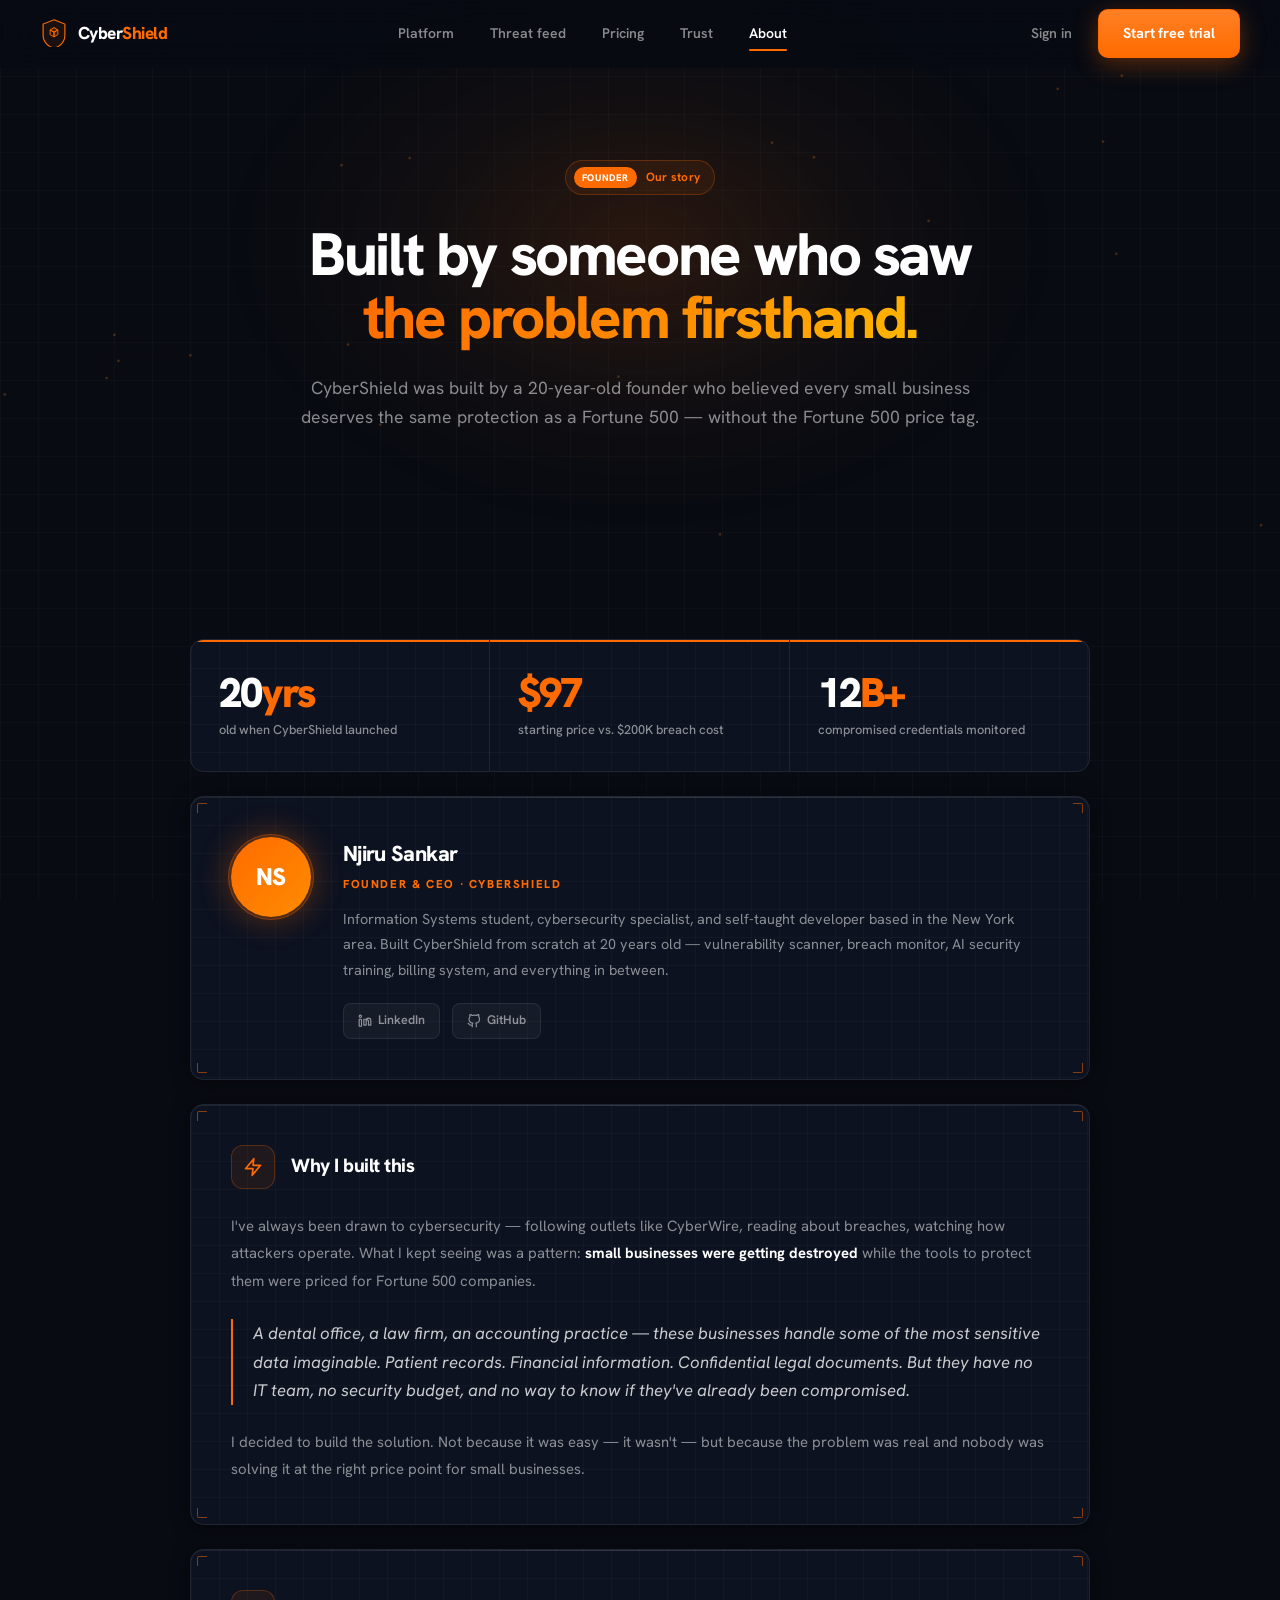
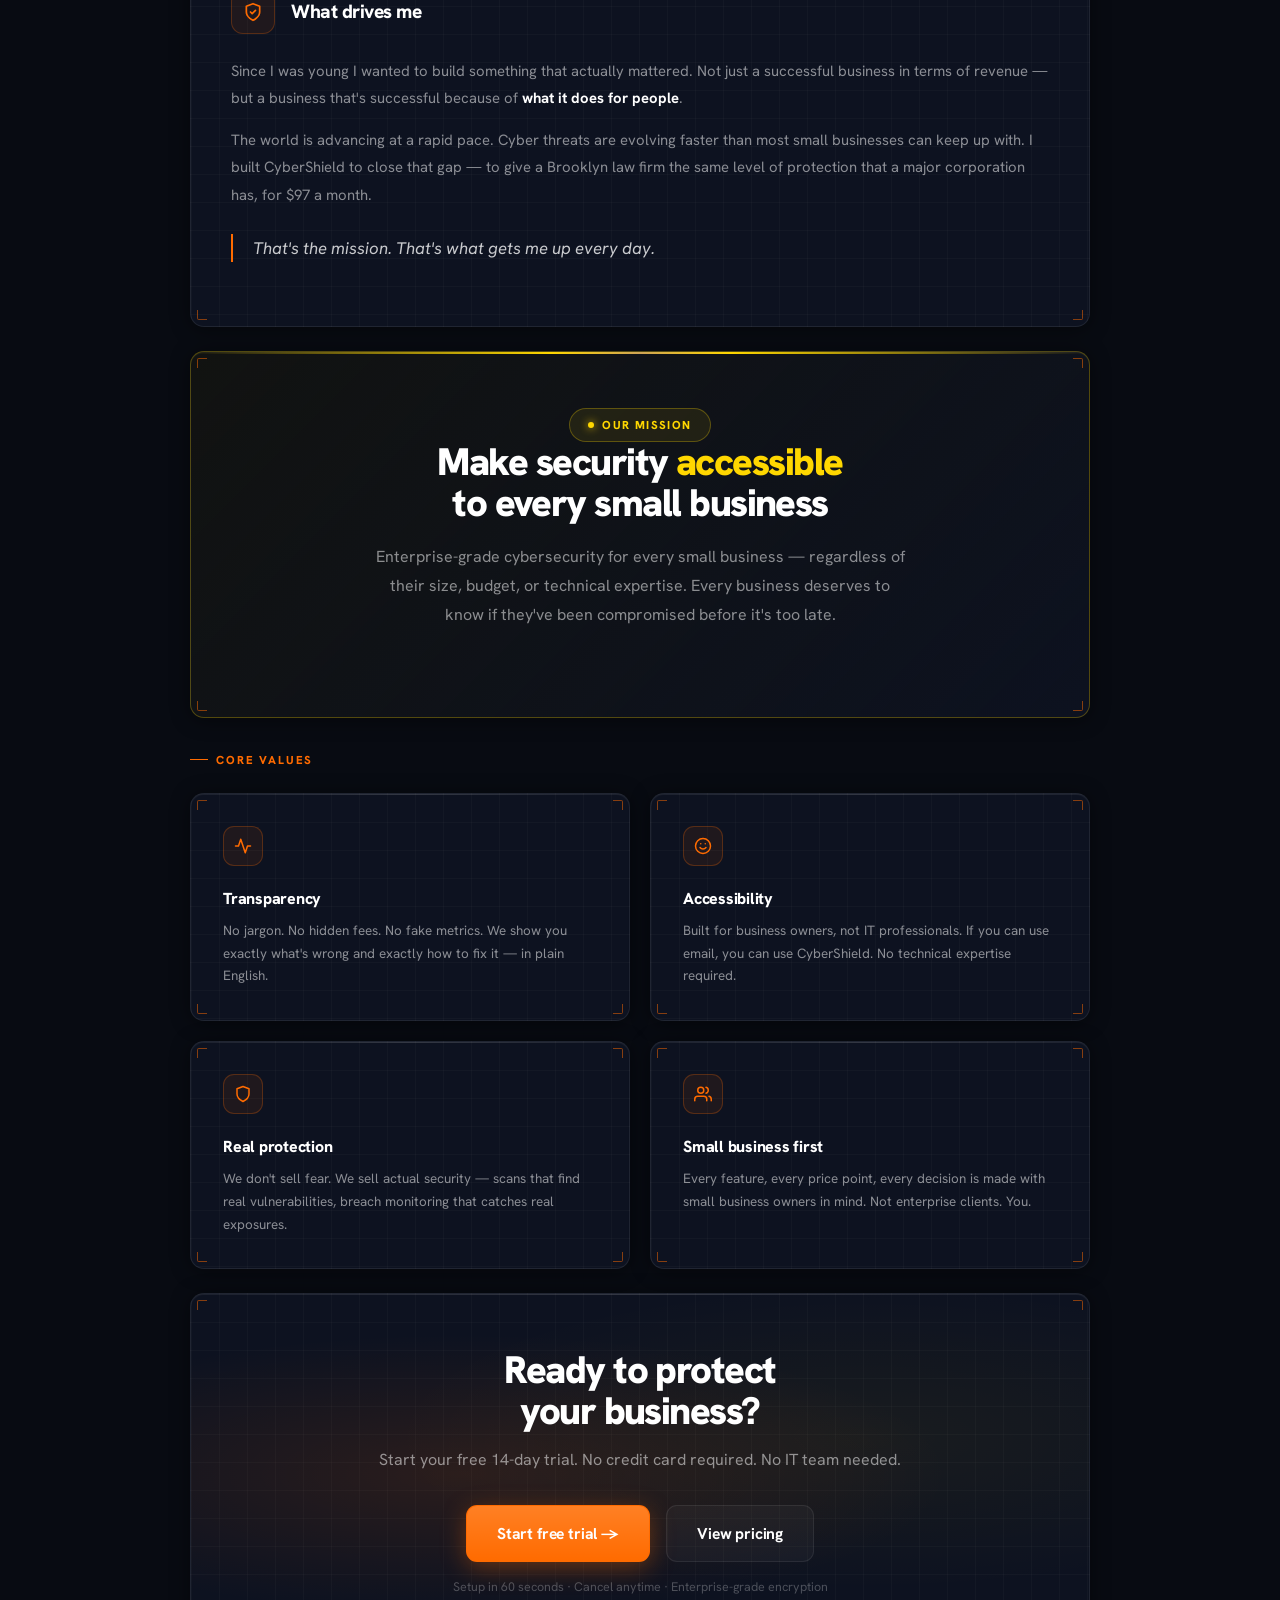
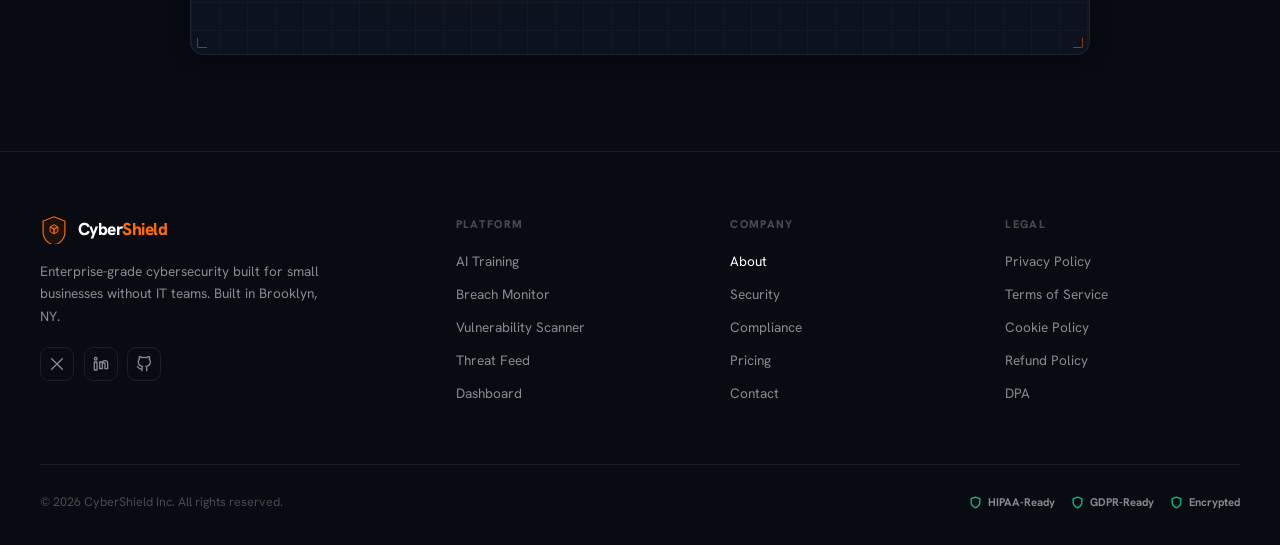
<file: about.html>
<!DOCTYPE html>
<html lang="en">
<head>
<!-- Google tag (gtag.js) -->
<script async src="https://www.googletagmanager.com/gtag/js?id=G-KNS974VS3N"></script>
<script>
  window.dataLayer = window.dataLayer || [];
  function gtag(){dataLayer.push(arguments);}
  gtag('js', new Date());
  gtag('config', 'G-KNS974VS3N');
</script>
<meta charset="UTF-8"/>
<link rel="icon" type="image/svg+xml" href="favicon.svg"/>
<script>document.documentElement.classList.add('js')</script>
<meta name="viewport" content="width=device-width,initial-scale=1"/>
<title>About — CyberShield</title>
<meta name="description" content="The story behind CyberShield — built by a 20-year-old Information Systems student who saw small businesses getting destroyed by cyber threats and decided to build the solution."/>
<link rel="preconnect" href="https://fonts.googleapis.com"/>
<link rel="preconnect" href="https://fonts.gstatic.com" crossorigin/>
<link href="https://fonts.googleapis.com/css2?family=Hanken+Grotesk:wght@300;400;500;600;700;800;900&display=swap" rel="stylesheet"/>
<style>
*,*::before,*::after{box-sizing:border-box;margin:0;padding:0}
:root{
  --bg:#080b12;
  --bg2:#0d1220;
  --bg3:#111827;
  --bg4:#141d2e;
  --orange:#FF6B00;
  --orange2:#ff8c00;
  --orange-dim:rgba(255,107,0,0.08);
  --orange-border:rgba(255,107,0,0.25);
  --gold:#FFD700;
  --gold-dim:rgba(255,215,0,0.08);
  --gold-border:rgba(255,215,0,0.28);
  --border:rgba(255,255,255,0.08);
  --border2:rgba(255,255,255,0.045);
  --text:#ffffff;
  --muted:rgba(255,255,255,0.52);
  --dim:rgba(255,255,255,0.26);
  --green:#10B981;
  --green-dim:rgba(16,185,129,0.08);
  --font:'Hanken Grotesk',sans-serif;
  --grid-line:rgba(255,255,255,0.022);
  --maxw:1280px;
  --ease:cubic-bezier(0.4,0,0.2,1);
  --spring:cubic-bezier(.34,1.56,.64,1);
  --t:0.18s;
  --t2:0.26s;
  --radius:14px;
  --shadow-card:0 2px 20px rgba(0,0,0,0.45),0 1px 0 rgba(255,255,255,0.04) inset;
  --shadow-hover:0 12px 48px rgba(0,0,0,0.6),0 0 0 1px rgba(255,255,255,0.06),0 1px 0 rgba(255,255,255,0.07) inset;
}
html{scroll-behavior:smooth}
body{background:var(--bg);color:var(--text);font-family:var(--font);font-size:16px;line-height:1.6;-webkit-font-smoothing:antialiased;-moz-osx-font-smoothing:grayscale;overflow-x:hidden}
a{text-decoration:none;color:inherit}
::-webkit-scrollbar{width:9px}
::-webkit-scrollbar-track{background:var(--bg)}
::-webkit-scrollbar-thumb{background:rgba(255,107,0,0.35);border-radius:6px}
::-webkit-scrollbar-thumb:hover{background:var(--orange)}
.wrap{max-width:var(--maxw);margin:0 auto;padding:0 2.5rem}

/* ── GLOBAL TEXTURE ── */
body::before{content:'';position:fixed;inset:0;background-image:linear-gradient(var(--grid-line) 1px,transparent 1px),linear-gradient(90deg,var(--grid-line) 1px,transparent 1px);background-size:38px 38px;pointer-events:none;z-index:0}

/* ── ANIMATIONS ── */
@keyframes pulse{0%,100%{opacity:1;transform:scale(1)}50%{opacity:.4;transform:scale(1.7)}}
@keyframes fadeUp{from{opacity:0;transform:translateY(22px)}to{opacity:1;transform:translateY(0)}}
@keyframes fadeIn{from{opacity:0}to{opacity:1}}
@keyframes spin{to{transform:rotate(360deg)}}
@keyframes glowPulse{0%,100%{box-shadow:0 0 24px rgba(255,107,0,0.18)}50%{box-shadow:0 0 48px rgba(255,107,0,0.4),0 0 90px rgba(255,107,0,0.08)}}
@keyframes holoSweep{0%{transform:translateX(-140%) skewX(-20deg);opacity:0}15%{opacity:1}85%{opacity:0.8}100%{transform:translateX(220%) skewX(-20deg);opacity:0}}
@keyframes scanLine{0%{top:0%;opacity:0}5%{opacity:1}80%{opacity:0.6}100%{top:100%;opacity:0}}
@keyframes cornerFade{0%{opacity:0}100%{opacity:1}}
@keyframes floaty{0%,100%{transform:translateY(0)}50%{transform:translateY(-8px)}}
.js .reveal{opacity:0;transform:translateY(30px);transition:opacity .7s var(--ease),transform .7s var(--ease)}
.js .reveal.in{opacity:1;transform:translateY(0)}
.rd1{transition-delay:.08s}.rd2{transition-delay:.16s}.rd3{transition-delay:.24s}.rd4{transition-delay:.32s}
@media(prefers-reduced-motion:reduce){.js .reveal,.reveal{opacity:1!important;transform:none!important;transition:none}*{animation:none!important}}

/* ── BUTTONS ── */
.btn{display:inline-flex;align-items:center;justify-content:center;gap:8px;padding:12px 24px;border-radius:10px;font-size:.9rem;font-weight:700;cursor:pointer;border:1px solid transparent;font-family:var(--font);letter-spacing:-0.01em;transition:all .2s var(--spring);white-space:nowrap}
.btn-primary{background:var(--orange);color:#fff;box-shadow:0 6px 24px rgba(255,107,0,0.34);position:relative;overflow:hidden}
.btn-primary::after{content:'';position:absolute;inset:0;background:linear-gradient(to bottom,rgba(255,255,255,0.14),transparent)}
.btn-primary:hover{background:var(--orange2);transform:translateY(-2px) scale(1.02);box-shadow:0 12px 36px rgba(255,107,0,0.5)}
.btn-primary:active{transform:translateY(0) scale(.99)}
.btn-ghost{background:rgba(255,255,255,0.03);color:var(--text);border-color:var(--border)}
.btn-ghost:hover{background:rgba(255,255,255,0.07);border-color:rgba(255,255,255,0.2);transform:translateY(-2px)}
.btn-lg{padding:15px 30px;font-size:.98rem;border-radius:11px}

/* ── NAV ── */
.nav{position:fixed;top:0;left:0;right:0;z-index:100;height:68px;display:flex;align-items:center;background:rgba(8,11,18,0.72);backdrop-filter:blur(22px);-webkit-backdrop-filter:blur(22px);border-bottom:1px solid transparent;transition:border-color .3s,background .3s}
.nav.scrolled{border-bottom-color:var(--border);background:rgba(8,11,18,0.9)}
.nav .wrap{display:flex;align-items:center;justify-content:space-between;width:100%}
.logo{display:flex;align-items:center;gap:10px;font-weight:800;font-size:1.08rem;letter-spacing:-0.03em}
.logo svg{width:28px;height:28px;flex-shrink:0}
.logo .acc{color:var(--orange)}
.nav-links{display:flex;align-items:center;gap:2.25rem}
.nav-links a{font-size:.875rem;font-weight:600;color:var(--muted);transition:color .2s;position:relative;white-space:nowrap}
.nav-links a:hover,.nav-links a.active{color:var(--text)}
.nav-links a::after{content:'';position:absolute;left:0;bottom:-6px;height:2px;width:0;background:var(--orange);transition:width .25s var(--ease);border-radius:2px}
.nav-links a:hover::after,.nav-links a.active::after{width:100%}
.nav-right{display:flex;align-items:center;gap:.75rem}
.nav-signin{font-size:.875rem;font-weight:600;color:var(--muted);padding:8px 14px;transition:color .2s;white-space:nowrap}
.nav-signin:hover{color:var(--text)}
.hamb{display:none;background:none;border:1px solid var(--border);border-radius:9px;padding:8px;color:var(--text);cursor:pointer}
.hamb svg{width:20px;height:20px;stroke:currentColor;fill:none;stroke-width:2;stroke-linecap:round}

/* ── MOBILE MENU ── */
.mobile-menu{position:fixed;inset:0;z-index:99;background:rgba(8,11,18,0.98);backdrop-filter:blur(20px);display:none;flex-direction:column;padding:5.5rem 2.5rem 2rem;gap:.5rem}
.mobile-menu.open{display:flex}
.mobile-menu a{font-size:1.3rem;font-weight:700;padding:1rem 0;border-bottom:1px solid var(--border2);color:var(--text)}
.mobile-menu .mm-cta{margin-top:1.5rem}
.mm-close{position:absolute;top:1.4rem;right:2.5rem;background:none;border:1px solid var(--border);border-radius:9px;padding:8px;color:var(--text);cursor:pointer}
.mm-close svg{width:20px;height:20px;stroke:currentColor;fill:none;stroke-width:2;stroke-linecap:round}

/* ── CARDS ── */
.card{
  background-color:var(--bg2);
  background-image:linear-gradient(var(--grid-line) 1px,transparent 1px),linear-gradient(90deg,var(--grid-line) 1px,transparent 1px);
  background-size:28px 28px;
  border:1px solid var(--border);
  border-radius:var(--radius);
  overflow:hidden;position:relative;
  box-shadow:var(--shadow-card);
  transition:border-color var(--t2) var(--ease),box-shadow var(--t2) var(--ease),transform var(--t2) var(--spring);
}
.card::before{content:'';position:absolute;top:0;left:0;right:0;height:1px;background:linear-gradient(90deg,transparent,rgba(255,255,255,0.1),transparent);z-index:1}
.card.hover:hover{border-color:rgba(255,255,255,0.13);box-shadow:var(--shadow-hover);transform:translateY(-2px)}

/* holographic shimmer */
.card .holo{content:'';position:absolute;inset:0;overflow:hidden;border-radius:inherit;pointer-events:none;z-index:2}
.card .holo::after{content:'';position:absolute;top:0;left:0;width:60%;height:100%;background:linear-gradient(105deg,transparent 40%,rgba(255,255,255,0.04) 50%,rgba(255,107,0,0.06) 55%,rgba(255,255,255,0.03) 60%,transparent 70%);transform:translateX(-140%) skewX(-20deg);pointer-events:none}
.card:hover .holo::after{animation:holoSweep 0.75s var(--ease) forwards}
/* scan line */
.card .scanl{position:absolute;left:0;right:0;height:1px;background:linear-gradient(90deg,transparent,rgba(255,107,0,0.25),transparent);pointer-events:none;z-index:3;opacity:0;top:0}
.card:hover .scanl{animation:scanLine 0.9s var(--ease) forwards}

/* corner accents */
.card-corners{position:absolute;inset:0;pointer-events:none;z-index:4}
.card-corners i{position:absolute;width:10px;height:10px;border-color:rgba(255,107,0,0.5);border-style:solid;border-width:0;animation:cornerFade 0.4s var(--ease) both}
.card:hover .card-corners i{border-color:rgba(255,107,0,0.8)}
.card-corners i:nth-child(1){top:6px;left:6px;border-top-width:1.5px;border-left-width:1.5px;border-radius:2px 0 0 0}
.card-corners i:nth-child(2){top:6px;right:6px;border-top-width:1.5px;border-right-width:1.5px;border-radius:0 2px 0 0}
.card-corners i:nth-child(3){bottom:6px;left:6px;border-bottom-width:1.5px;border-left-width:1.5px;border-radius:0 0 0 2px}
.card-corners i:nth-child(4){bottom:6px;right:6px;border-bottom-width:1.5px;border-right-width:1.5px;border-radius:0 0 2px 0}

/* ── EYEBROW ── */
.eyebrow{display:inline-flex;align-items:center;gap:8px;font-size:.72rem;font-weight:800;text-transform:uppercase;letter-spacing:.16em;color:var(--orange);margin-bottom:1rem}
.eyebrow::before{content:'';width:18px;height:1px;background:var(--orange)}
.eyebrow.center{justify-content:center}

/* ── HERO ── */
.hero{position:relative;padding:10rem 0 5rem;overflow:hidden;min-height:52vh;display:flex;align-items:center}
#hero-canvas{position:absolute;inset:0;z-index:0;opacity:.45}
.hero-glow{position:absolute;top:-10%;left:50%;transform:translateX(-50%);width:900px;height:600px;background:radial-gradient(ellipse at center,rgba(255,107,0,0.14) 0%,rgba(255,107,0,0.04) 35%,transparent 65%);pointer-events:none;z-index:0;filter:blur(20px)}
.hero .wrap{position:relative;z-index:2;width:100%}
.hero-inner{max-width:720px;margin:0 auto;text-align:center}
.hero-eyebrow{display:inline-flex;align-items:center;gap:9px;background:var(--orange-dim);border:1px solid var(--orange-border);border-radius:100px;padding:6px 14px 6px 8px;font-size:.74rem;font-weight:700;color:var(--orange);letter-spacing:.02em;margin-bottom:1.75rem}
.hero-eyebrow .pill{background:var(--orange);color:#fff;font-size:.6rem;font-weight:800;padding:3px 8px;border-radius:100px;letter-spacing:.06em;text-transform:uppercase}
.hero h1{font-size:clamp(2.4rem,5vw,3.75rem);font-weight:800;line-height:1.05;letter-spacing:-0.04em;margin-bottom:1.5rem}
.hero h1 .grad{background:linear-gradient(120deg,var(--orange) 0%,var(--orange2) 55%,var(--gold) 130%);-webkit-background-clip:text;background-clip:text;-webkit-text-fill-color:transparent}
.hero-sub{font-size:1.1rem;color:var(--muted);line-height:1.65;margin-bottom:2rem}

/* ── SECTION ── */
.sec{padding:6rem 0;position:relative;z-index:1}
.sec-title{font-size:clamp(1.8rem,3vw,2.6rem);font-weight:800;letter-spacing:-0.035em;line-height:1.1}
.sec-sub{font-size:1rem;color:var(--muted);line-height:1.65;margin-top:.875rem}
.about-wrap{max-width:900px;margin:0 auto}

/* ── FOUNDER CARD ── */
.founder-card{padding:2.5rem;margin-bottom:1.5rem}
.founder-inner{display:flex;align-items:flex-start;gap:2rem}
.founder-av{width:80px;height:80px;border-radius:50%;background:linear-gradient(135deg,var(--orange),var(--orange2));display:flex;align-items:center;justify-content:center;font-size:1.5rem;font-weight:900;color:#fff;flex-shrink:0;letter-spacing:-0.02em;box-shadow:0 0 32px rgba(255,107,0,0.4),0 0 0 3px rgba(255,107,0,0.15);position:relative;font-variant-numeric:tabular-nums}
.founder-av::after{content:'';position:absolute;inset:-3px;border-radius:50%;border:1px solid rgba(255,107,0,0.3);animation:glowPulse 3s ease-in-out infinite}
.founder-details{flex:1;min-width:0}
.founder-name{font-size:1.35rem;font-weight:800;letter-spacing:-0.03em;margin-bottom:3px}
.founder-role{font-size:.72rem;font-weight:800;text-transform:uppercase;letter-spacing:.14em;color:var(--orange);margin-bottom:.875rem}
.founder-bio{font-size:.9rem;color:var(--muted);line-height:1.75;margin-bottom:1.25rem}
.founder-links{display:flex;gap:.75rem}
.founder-link{display:inline-flex;align-items:center;gap:6px;font-size:.78rem;font-weight:600;color:var(--muted);background:rgba(255,255,255,0.04);border:1px solid var(--border);border-radius:8px;padding:7px 14px;transition:all var(--t2) var(--spring)}
.founder-link svg{width:14px;height:14px;stroke:currentColor;fill:none;stroke-width:2;stroke-linecap:round;stroke-linejoin:round;flex-shrink:0}
.founder-link:hover{color:var(--orange);border-color:var(--orange-border);background:var(--orange-dim);transform:translateY(-2px)}

/* ── STORY SECTIONS ── */
.story-card{padding:2.5rem;margin-bottom:1.5rem}
.story-card-hd{display:flex;align-items:center;gap:1rem;margin-bottom:1.5rem}
.story-ico{width:44px;height:44px;border-radius:12px;background:var(--orange-dim);border:1px solid var(--orange-border);display:flex;align-items:center;justify-content:center;flex-shrink:0}
.story-ico svg{width:20px;height:20px;stroke:var(--orange);fill:none;stroke-width:2;stroke-linecap:round;stroke-linejoin:round}
.story-title{font-size:1.2rem;font-weight:800;letter-spacing:-0.025em}
.story-body p{font-size:.93rem;color:var(--muted);line-height:1.85;margin-bottom:.875rem}
.story-body p:last-child{margin-bottom:0}
.story-body strong{color:var(--text);font-weight:700}

/* highlight pull-quote */
.pull-quote{border-left:2px solid var(--orange);padding-left:1.25rem;margin:1.5rem 0}
.pull-quote p{font-size:1.05rem;font-style:italic;color:rgba(255,255,255,0.78);line-height:1.7;margin-bottom:0}

/* ── STAT STRIP ── */
.stat-strip{display:grid;grid-template-columns:repeat(3,1fr);border:1px solid var(--border);border-radius:var(--radius);overflow:hidden;background-color:var(--bg2);background-image:linear-gradient(var(--grid-line) 1px,transparent 1px),linear-gradient(90deg,var(--grid-line) 1px,transparent 1px);background-size:28px 28px;margin-bottom:1.5rem}
.stat-cell{padding:2rem 1.75rem;border-right:1px solid var(--border);position:relative}
.stat-cell:last-child{border-right:none}
.stat-cell::after{content:'';position:absolute;top:0;left:0;right:0;height:2px;background:var(--orange);transform:scaleX(0);transform-origin:left;transition:transform .5s var(--ease)}
.stat-cell.in::after{transform:scaleX(1)}
.stat-num{font-size:2.6rem;font-weight:900;letter-spacing:-0.05em;line-height:1;margin-bottom:6px;font-variant-numeric:tabular-nums;color:var(--text)}
.stat-num .acc{color:var(--orange)}
.stat-lbl{font-size:.8rem;color:var(--muted);font-weight:500;line-height:1.5}

/* ── MISSION ── */
.mission-card{padding:3.5rem;text-align:center;border-color:var(--gold-border);background:linear-gradient(135deg,rgba(255,215,0,0.04),var(--bg2))}
.mission-card::before{content:'';position:absolute;top:0;left:0;right:0;height:2px;background:linear-gradient(90deg,transparent,var(--gold) 40%,rgba(255,200,100,0.8) 50%,var(--gold) 60%,transparent);border-radius:var(--radius) var(--radius) 0 0}
.mission-title{font-size:clamp(1.8rem,3vw,2.4rem);font-weight:900;letter-spacing:-0.04em;margin-bottom:1.25rem;line-height:1.05}
.mission-title .gold{color:var(--gold)}
.mission-body{font-size:1rem;color:var(--muted);line-height:1.8;max-width:540px;margin:0 auto 2rem}
.mission-badge{display:inline-flex;align-items:center;gap:8px;background:var(--gold-dim);border:1px solid var(--gold-border);border-radius:100px;padding:7px 18px;font-size:.72rem;font-weight:800;text-transform:uppercase;letter-spacing:.12em;color:var(--gold)}
.mission-badge .d{width:6px;height:6px;border-radius:50%;background:var(--gold);animation:pulse 2.5s infinite;box-shadow:0 0 8px var(--gold)}

/* ── VALUES ── */
.values-grid{display:grid;grid-template-columns:1fr 1fr;gap:1.25rem;margin-bottom:1.5rem}
.value-card{padding:2rem}
.value-ico{width:40px;height:40px;border-radius:11px;background:var(--orange-dim);border:1px solid var(--orange-border);display:flex;align-items:center;justify-content:center;margin-bottom:1.25rem;flex-shrink:0;transition:all var(--t2) var(--spring)}
.value-ico svg{width:18px;height:18px;stroke:var(--orange);fill:none;stroke-width:2;stroke-linecap:round;stroke-linejoin:round}
.card.hover:hover .value-ico{transform:scale(1.08);background:rgba(255,107,0,0.14);box-shadow:0 0 20px rgba(255,107,0,0.2)}
.value-title{font-size:1rem;font-weight:800;letter-spacing:-0.015em;margin-bottom:.5rem}
.value-body{font-size:.84rem;color:var(--muted);line-height:1.7}

/* ── FINAL CTA ── */
.cta-card{padding:3.5rem;text-align:center;overflow:hidden}
.cta-mesh{position:absolute;inset:0;background:radial-gradient(ellipse at 30% 50%,rgba(255,107,0,0.12),transparent 55%),radial-gradient(ellipse at 75% 40%,rgba(255,215,0,0.05),transparent 50%);pointer-events:none}
.cta-card h2{font-size:clamp(1.8rem,3vw,2.4rem);font-weight:900;letter-spacing:-0.04em;line-height:1.05;margin-bottom:1rem;position:relative;z-index:1}
.cta-card p{font-size:1rem;color:var(--muted);margin-bottom:2rem;line-height:1.6;position:relative;z-index:1}
.cta-btns{display:flex;gap:1rem;justify-content:center;flex-wrap:wrap;position:relative;z-index:1}
.cta-note{font-size:.78rem;color:var(--dim);margin-top:1rem;position:relative;z-index:1}

/* ── FOOTER ── */
footer{border-top:1px solid var(--border);padding:4rem 0 2rem;position:relative;z-index:1}
.foot-grid{display:grid;grid-template-columns:1.6fr 1fr 1fr 1fr;gap:2.5rem;margin-bottom:3rem}
.foot-brand .logo{margin-bottom:1rem}
.foot-brand p{font-size:.85rem;color:var(--muted);line-height:1.65;max-width:280px;margin-bottom:1.25rem}
.foot-social{display:flex;gap:.6rem}
.foot-social a{width:34px;height:34px;border-radius:9px;border:1px solid var(--border);display:flex;align-items:center;justify-content:center;color:var(--muted);transition:all .2s var(--spring)}
.foot-social a:hover{color:var(--orange);border-color:var(--orange-border);transform:translateY(-2px)}
.foot-social svg{width:16px;height:16px;stroke:currentColor;fill:none;stroke-width:2;stroke-linecap:round;stroke-linejoin:round}
.foot-col h4{font-size:.7rem;font-weight:800;text-transform:uppercase;letter-spacing:.12em;color:var(--dim);margin-bottom:1.1rem}
.foot-col a{display:block;font-size:.85rem;color:var(--muted);margin-bottom:.7rem;transition:color .2s;width:fit-content}
.foot-col a:hover{color:var(--text)}
.foot-bottom{border-top:1px solid var(--border);padding-top:1.75rem;display:flex;align-items:center;justify-content:space-between;flex-wrap:wrap;gap:1rem}
.foot-copy{font-size:.78rem;color:var(--dim)}
.foot-badges{display:flex;gap:1rem;align-items:center}
.foot-badge{display:flex;align-items:center;gap:6px;font-size:.7rem;font-weight:700;color:var(--muted)}
.foot-badge svg{width:13px;height:13px;stroke:var(--green);fill:none;stroke-width:2.5;stroke-linecap:round;stroke-linejoin:round}

/* ── RESPONSIVE ── */
@media(max-width:900px){
  .values-grid{grid-template-columns:1fr}
  .stat-strip{grid-template-columns:1fr}
  .stat-cell{border-right:none;border-bottom:1px solid var(--border)}
  .stat-cell:last-child{border-bottom:none}
  .foot-grid{grid-template-columns:1fr 1fr}
}
@media(max-width:820px){
  .nav-links,.nav-right .nav-signin{display:none}
  .hamb{display:flex}
}
@media(max-width:640px){
  .wrap{padding:0 1.25rem}
  .sec{padding:4rem 0}
  .hero{padding:8rem 0 3.5rem;min-height:auto}
  .founder-inner{flex-direction:column;gap:1.5rem}
  .founder-av{width:64px;height:64px;font-size:1.2rem}
  .foot-grid{grid-template-columns:1fr 1fr;gap:2rem}
  .foot-brand{grid-column:1/-1}
  .story-card,.founder-card,.mission-card,.cta-card{padding:1.75rem}
}
</style>
</head>
<body>

<!-- ═══════ NAV ═══════ -->
<nav class="nav" id="nav">
  <div class="wrap">
    <a href="index.html" class="logo">
      <svg viewBox="0 0 30 36" fill="none">
        <path d="M15 1L29 6.5V21C29 30 22 35.5 15 37.5C8 35.5 1 30 1 21V6.5L15 1Z" fill="rgba(255,107,0,0.08)" stroke="#FF6B00" stroke-width="1.5"/>
        <path d="M15 11L20 14L15 17L10 14Z" fill="rgba(255,107,0,0.2)" stroke="#FF6B00" stroke-width="1.25" stroke-linejoin="round"/>
        <path d="M10 14L15 17V23L10 20Z" stroke="#FF6B00" stroke-width="1.25" stroke-linejoin="round"/>
        <path d="M20 14L15 17V23L20 20Z" fill="rgba(255,107,0,0.1)" stroke="#FF6B00" stroke-width="1.25" stroke-linejoin="round"/>
      </svg>
      <span>Cyber<span class="acc">Shield</span></span>
    </a>
    <div class="nav-links">
      <a href="index.html#platform">Platform</a>
      <a href="index.html#threats">Threat feed</a>
      <a href="index.html#pricing">Pricing</a>
      <a href="index.html#trust">Trust</a>
      <a href="about.html" class="active">About</a>
    </div>
    <div class="nav-right">
      <a href="auth.html" class="nav-signin">Sign in</a>
      <a href="auth.html?signup=true" class="btn btn-primary">Start free trial</a>
      <button class="hamb" onclick="document.getElementById('mm').classList.add('open')" aria-label="Menu">
        <svg viewBox="0 0 24 24"><line x1="3" y1="6" x2="21" y2="6"/><line x1="3" y1="12" x2="21" y2="12"/><line x1="3" y1="18" x2="21" y2="18"/></svg>
      </button>
    </div>
  </div>
</nav>

<!-- mobile menu -->
<div class="mobile-menu" id="mm">
  <button class="mm-close" onclick="document.getElementById('mm').classList.remove('open')"><svg viewBox="0 0 24 24"><line x1="6" y1="6" x2="18" y2="18"/><line x1="6" y1="18" x2="18" y2="6"/></svg></button>
  <a href="index.html#platform" onclick="document.getElementById('mm').classList.remove('open')">Platform</a>
  <a href="index.html#threats" onclick="document.getElementById('mm').classList.remove('open')">Threat feed</a>
  <a href="index.html#pricing" onclick="document.getElementById('mm').classList.remove('open')">Pricing</a>
  <a href="index.html#trust" onclick="document.getElementById('mm').classList.remove('open')">Trust</a>
  <a href="about.html" onclick="document.getElementById('mm').classList.remove('open')" style="color:var(--orange)">About</a>
  <a href="auth.html?signup=true" class="btn btn-primary btn-lg mm-cta">Start free trial</a>
</div>

<!-- ═══════ HERO ═══════ -->
<section class="hero">
  <canvas id="hero-canvas"></canvas>
  <div class="hero-glow"></div>
  <div class="wrap">
    <div class="hero-inner">
      <div class="hero-eyebrow reveal"><span class="pill">Founder</span>Our story</div>
      <h1 class="reveal rd1">Built by someone who saw<br><span class="grad">the problem firsthand.</span></h1>
      <p class="hero-sub reveal rd2">CyberShield was built by a 20-year-old founder who believed every small business deserves the same protection as a Fortune 500 — without the Fortune 500 price tag.</p>
    </div>
  </div>
</section>

<!-- ═══════ CONTENT ═══════ -->
<section class="sec">
  <div class="wrap">
    <div class="about-wrap">

      <!-- STATS -->
      <div class="stat-strip reveal">
        <div class="stat-cell">
          <div class="stat-num">20<span class="acc">yrs</span></div>
          <div class="stat-lbl">old when CyberShield launched</div>
        </div>
        <div class="stat-cell">
          <div class="stat-num"><span class="acc">$97</span></div>
          <div class="stat-lbl">starting price vs. $200K breach cost</div>
        </div>
        <div class="stat-cell">
          <div class="stat-num">12<span class="acc">B+</span></div>
          <div class="stat-lbl">compromised credentials monitored</div>
        </div>
      </div>

      <!-- FOUNDER -->
      <div class="card hover founder-card reveal rd1">
        <div class="holo"></div><div class="scanl"></div>
        <div class="founder-inner">
          <div class="founder-av">NS</div>
          <div class="founder-details">
            <div class="founder-name">Njiru Sankar</div>
            <div class="founder-role">Founder &amp; CEO · CyberShield</div>
            <p class="founder-bio">Information Systems student, cybersecurity specialist, and self-taught developer based in the New York area. Built CyberShield from scratch at 20 years old — vulnerability scanner, breach monitor, AI security training, billing system, and everything in between.</p>
            <div class="founder-links">
              <a href="https://www.linkedin.com/in/njiru-sankar/" class="founder-link" target="_blank" rel="noopener">
                <svg viewBox="0 0 24 24"><rect x="2" y="9" width="4" height="12"/><circle cx="4" cy="4" r="2"/><path d="M10 9h4v2a4 4 0 0 1 8 0v8h-4v-7a2 2 0 0 0-4 0v7h-4z"/></svg>
                LinkedIn
              </a>
              <a href="https://github.com/Jcapalot18" class="founder-link" target="_blank" rel="noopener">
                <svg viewBox="0 0 24 24"><path d="M9 19c-5 1.5-5-2.5-7-3m14 6v-3.87a3.37 3.37 0 0 0-.94-2.61c3.14-.35 6.44-1.54 6.44-7A5.44 5.44 0 0 0 20 4.77 5.07 5.07 0 0 0 19.91 1S18.73.65 16 2.48a13.38 13.38 0 0 0-7 0C6.27.65 5.09 1 5.09 1A5.07 5.07 0 0 0 5 4.77a5.44 5.44 0 0 0-1.5 3.78c0 5.42 3.3 6.61 6.44 7A3.37 3.37 0 0 0 9 18.13V22"/></svg>
                GitHub
              </a>
            </div>
          </div>
        </div>
      </div>

      <!-- WHY I BUILT THIS -->
      <div class="card hover story-card reveal rd2">
        <div class="holo"></div><div class="scanl"></div>
        <div class="story-card-hd">
          <div class="story-ico">
            <svg viewBox="0 0 24 24"><path d="M13 2L3 14h9l-1 8 10-12h-9l1-8z"/></svg>
          </div>
          <div class="story-title">Why I built this</div>
        </div>
        <div class="story-body">
          <p>I've always been drawn to cybersecurity — following outlets like CyberWire, reading about breaches, watching how attackers operate. What I kept seeing was a pattern: <strong>small businesses were getting destroyed</strong> while the tools to protect them were priced for Fortune 500 companies.</p>
          <div class="pull-quote">
            <p>A dental office, a law firm, an accounting practice — these businesses handle some of the most sensitive data imaginable. Patient records. Financial information. Confidential legal documents. But they have no IT team, no security budget, and no way to know if they've already been compromised.</p>
          </div>
          <p>I decided to build the solution. Not because it was easy — it wasn't — but because the problem was real and nobody was solving it at the right price point for small businesses.</p>
        </div>
      </div>

      <!-- WHAT DRIVES ME -->
      <div class="card hover story-card reveal rd3">
        <div class="holo"></div><div class="scanl"></div>
        <div class="story-card-hd">
          <div class="story-ico">
            <svg viewBox="0 0 24 24"><path d="M12 22s8-4 8-10V5l-8-3-8 3v7c0 6 8 10 8 10z"/><path d="m9 12 2 2 4-4"/></svg>
          </div>
          <div class="story-title">What drives me</div>
        </div>
        <div class="story-body">
          <p>Since I was young I wanted to build something that actually mattered. Not just a successful business in terms of revenue — but a business that's successful because of <strong>what it does for people</strong>.</p>
          <p>The world is advancing at a rapid pace. Cyber threats are evolving faster than most small businesses can keep up with. I built CyberShield to close that gap — to give a Brooklyn law firm the same level of protection that a major corporation has, for $97 a month.</p>
          <div class="pull-quote">
            <p>That's the mission. That's what gets me up every day.</p>
          </div>
        </div>
      </div>

      <!-- MISSION -->
      <div class="card mission-card reveal">
        <div class="holo"></div><div class="scanl"></div>
        <div class="mission-badge reveal"><div class="d"></div>Our mission</div>
        <h2 class="mission-title reveal rd1">Make security <span class="gold">accessible</span><br>to every small business</h2>
        <p class="mission-body reveal rd2">Enterprise-grade cybersecurity for every small business — regardless of their size, budget, or technical expertise. Every business deserves to know if they've been compromised before it's too late.</p>
      </div>

      <!-- VALUES -->
      <div style="margin-top:1.5rem">
        <div class="eyebrow reveal" style="margin-bottom:1.5rem">Core values</div>
        <div class="values-grid">
          <div class="card hover value-card reveal rd1">
            <div class="holo"></div><div class="scanl"></div>
            <div class="value-ico">
              <svg viewBox="0 0 24 24"><polyline points="22 12 18 12 15 21 9 3 6 12 2 12"/></svg>
            </div>
            <div class="value-title">Transparency</div>
            <p class="value-body">No jargon. No hidden fees. No fake metrics. We show you exactly what's wrong and exactly how to fix it — in plain English.</p>
          </div>
          <div class="card hover value-card reveal rd2">
            <div class="holo"></div><div class="scanl"></div>
            <div class="value-ico">
              <svg viewBox="0 0 24 24"><circle cx="12" cy="12" r="10"/><path d="M8 14s1.5 2 4 2 4-2 4-2"/><line x1="9" y1="9" x2="9.01" y2="9"/><line x1="15" y1="9" x2="15.01" y2="9"/></svg>
            </div>
            <div class="value-title">Accessibility</div>
            <p class="value-body">Built for business owners, not IT professionals. If you can use email, you can use CyberShield. No technical expertise required.</p>
          </div>
          <div class="card hover value-card reveal rd3">
            <div class="holo"></div><div class="scanl"></div>
            <div class="value-ico">
              <svg viewBox="0 0 24 24"><path d="M12 22s8-4 8-10V5l-8-3-8 3v7c0 6 8 10 8 10z"/></svg>
            </div>
            <div class="value-title">Real protection</div>
            <p class="value-body">We don't sell fear. We sell actual security — scans that find real vulnerabilities, breach monitoring that catches real exposures.</p>
          </div>
          <div class="card hover value-card reveal rd4">
            <div class="holo"></div><div class="scanl"></div>
            <div class="value-ico">
              <svg viewBox="0 0 24 24"><path d="M17 21v-2a4 4 0 0 0-4-4H5a4 4 0 0 0-4 4v2"/><circle cx="9" cy="7" r="4"/><path d="M23 21v-2a4 4 0 0 0-3-3.87"/><path d="M16 3.13a4 4 0 0 1 0 7.75"/></svg>
            </div>
            <div class="value-title">Small business first</div>
            <p class="value-body">Every feature, every price point, every decision is made with small business owners in mind. Not enterprise clients. You.</p>
          </div>
        </div>
      </div>

      <!-- FINAL CTA -->
      <div class="card cta-card reveal" style="margin-top:1.5rem">
        <div class="holo"></div><div class="scanl"></div>
        <div class="cta-mesh"></div>
        <h2>Ready to protect<br>your business?</h2>
        <p>Start your free 14-day trial. No credit card required. No IT team needed.</p>
        <div class="cta-btns">
          <a href="auth.html?signup=true" class="btn btn-primary btn-lg">Start free trial →</a>
          <a href="index.html#pricing" class="btn btn-ghost btn-lg">View pricing</a>
        </div>
        <div class="cta-note">Setup in 60 seconds · Cancel anytime · Enterprise-grade encryption</div>
      </div>

    </div>
  </div>
</section>

<!-- ═══════ FOOTER ═══════ -->
<footer>
  <div class="wrap">
    <div class="foot-grid">
      <div class="foot-brand">
        <a href="index.html" class="logo">
          <svg viewBox="0 0 30 36" fill="none">
            <path d="M15 1L29 6.5V21C29 30 22 35.5 15 37.5C8 35.5 1 30 1 21V6.5L15 1Z" fill="rgba(255,107,0,0.08)" stroke="#FF6B00" stroke-width="1.5"/>
            <path d="M15 11L20 14L15 17L10 14Z" fill="rgba(255,107,0,0.2)" stroke="#FF6B00" stroke-width="1.25" stroke-linejoin="round"/>
            <path d="M10 14L15 17V23L10 20Z" stroke="#FF6B00" stroke-width="1.25" stroke-linejoin="round"/>
            <path d="M20 14L15 17V23L20 20Z" fill="rgba(255,107,0,0.1)" stroke="#FF6B00" stroke-width="1.25" stroke-linejoin="round"/>
          </svg>
          <span>Cyber<span class="acc">Shield</span></span>
        </a>
        <p>Enterprise-grade cybersecurity built for small businesses without IT teams. Built in Brooklyn, NY.</p>
        <div class="foot-social">
          <a href="#" aria-label="X"><svg viewBox="0 0 24 24"><path d="M4 4l16 16M20 4L4 20"/></svg></a>
          <a href="https://www.linkedin.com/in/njiru-sankar/" aria-label="LinkedIn" target="_blank" rel="noopener"><svg viewBox="0 0 24 24"><rect x="2" y="9" width="4" height="12"/><circle cx="4" cy="4" r="2"/><path d="M10 9h4v2a4 4 0 0 1 8 0v8h-4v-7a2 2 0 0 0-4 0v7h-4z"/></svg></a>
          <a href="https://github.com/Jcapalot18" aria-label="GitHub" target="_blank" rel="noopener"><svg viewBox="0 0 24 24"><path d="M9 19c-5 1.5-5-2.5-7-3m14 6v-3.87a3.37 3.37 0 0 0-.94-2.61c3.14-.35 6.44-1.54 6.44-7A5.44 5.44 0 0 0 20 4.77 5.07 5.07 0 0 0 19.91 1S18.73.65 16 2.48a13.38 13.38 0 0 0-7 0C6.27.65 5.09 1 5.09 1A5.07 5.07 0 0 0 5 4.77a5.44 5.44 0 0 0-1.5 3.78c0 5.42 3.3 6.61 6.44 7A3.37 3.37 0 0 0 9 18.13V22"/></svg></a>
        </div>
      </div>
      <div class="foot-col">
        <h4>Platform</h4>
        <a href="index.html#platform">AI Training</a>
        <a href="index.html#platform">Breach Monitor</a>
        <a href="index.html#platform">Vulnerability Scanner</a>
        <a href="index.html#threats">Threat Feed</a>
        <a href="app.html">Dashboard</a>
      </div>
      <div class="foot-col">
        <h4>Company</h4>
        <a href="about.html" style="color:var(--text)">About</a>
        <a href="security.html">Security</a>
        <a href="index.html#trust">Compliance</a>
        <a href="index.html#pricing">Pricing</a>
        <a href="contact.html">Contact</a>
      </div>
      <div class="foot-col">
        <h4>Legal</h4>
        <a href="privacy.html">Privacy Policy</a>
        <a href="terms.html">Terms of Service</a>
        <a href="cookie-policy.html">Cookie Policy</a>
        <a href="refund-policy.html">Refund Policy</a>
        <a href="#">DPA</a>
      </div>
    </div>
    <div class="foot-bottom">
      <div class="foot-copy">© 2026 CyberShield Inc. All rights reserved.</div>
      <div class="foot-badges">
        <div class="foot-badge"><svg viewBox="0 0 24 24"><path d="M12 22s8-4 8-10V5l-8-3-8 3v7c0 6 8 10 8 10z"/></svg>HIPAA-Ready</div>
        <div class="foot-badge"><svg viewBox="0 0 24 24"><path d="M12 22s8-4 8-10V5l-8-3-8 3v7c0 6 8 10 8 10z"/></svg>GDPR-Ready</div>
        <div class="foot-badge"><svg viewBox="0 0 24 24"><path d="M12 22s8-4 8-10V5l-8-3-8 3v7c0 6 8 10 8 10z"/></svg>Encrypted</div>
      </div>
    </div>
  </div>
</footer>

<script>
// ── nav scroll ──
const nav=document.getElementById('nav');
addEventListener('scroll',()=>{nav.classList.toggle('scrolled',scrollY>20)});

// ── scroll reveals ──
const revealEls=[...document.querySelectorAll('.reveal')];
const statCells=[...document.querySelectorAll('.stat-cell')];
function checkReveals(){
  const vh=window.innerHeight||document.documentElement.clientHeight;
  for(const el of revealEls){
    if(el.classList.contains('in'))continue;
    const r=el.getBoundingClientRect();
    if(r.top<vh-40&&r.bottom>0)el.classList.add('in');
  }
  for(const el of statCells){
    const r=el.getBoundingClientRect();
    if(r.top<vh*0.85&&r.bottom>0)el.classList.add('in');
  }
}
addEventListener('scroll',checkReveals,{passive:true});
addEventListener('resize',checkReveals);
requestAnimationFrame(()=>{checkReveals();requestAnimationFrame(checkReveals);});
setTimeout(()=>{revealEls.forEach(el=>el.classList.add('in'));},2500);

// ── inject card corners ──
document.querySelectorAll('.card').forEach(c=>{
  const cc=document.createElement('div');
  cc.className='card-corners';
  cc.innerHTML='<i></i><i></i><i></i><i></i>';
  c.appendChild(cc);
});

// ── hero canvas: drifting node network ──
(function(){
  const cv=document.getElementById('hero-canvas');if(!cv)return;
  if(matchMedia('(prefers-reduced-motion:reduce)').matches)return;
  const ctx=cv.getContext('2d');let w,h,nodes,raf;
  function size(){const r=cv.parentElement.getBoundingClientRect();w=cv.width=r.width;h=cv.height=r.height;init()}
  function init(){
    const count=Math.min(38,Math.round(w*h/28000));
    nodes=Array.from({length:count},()=>({x:Math.random()*w,y:Math.random()*h,vx:(Math.random()-.5)*.26,vy:(Math.random()-.5)*.26}));
  }
  function draw(){
    ctx.clearRect(0,0,w,h);
    for(const n of nodes){n.x+=n.vx;n.y+=n.vy;if(n.x<0||n.x>w)n.vx*=-1;if(n.y<0||n.y>h)n.vy*=-1;}
    for(let i=0;i<nodes.length;i++){
      for(let j=i+1;j<nodes.length;j++){
        const a=nodes[i],b=nodes[j],dx=a.x-b.x,dy=a.y-b.y,d=Math.hypot(dx,dy);
        if(d<120){ctx.strokeStyle='rgba(255,107,0,'+(0.11*(1-d/120))+')';ctx.lineWidth=1;ctx.beginPath();ctx.moveTo(a.x,a.y);ctx.lineTo(b.x,b.y);ctx.stroke();}
      }
    }
    for(const n of nodes){ctx.fillStyle='rgba(255,140,40,0.5)';ctx.beginPath();ctx.arc(n.x,n.y,1.4,0,7);ctx.fill();}
    raf=requestAnimationFrame(draw);
  }
  addEventListener('resize',size);size();draw();
})();
</script>
</body>
</html>
</file>
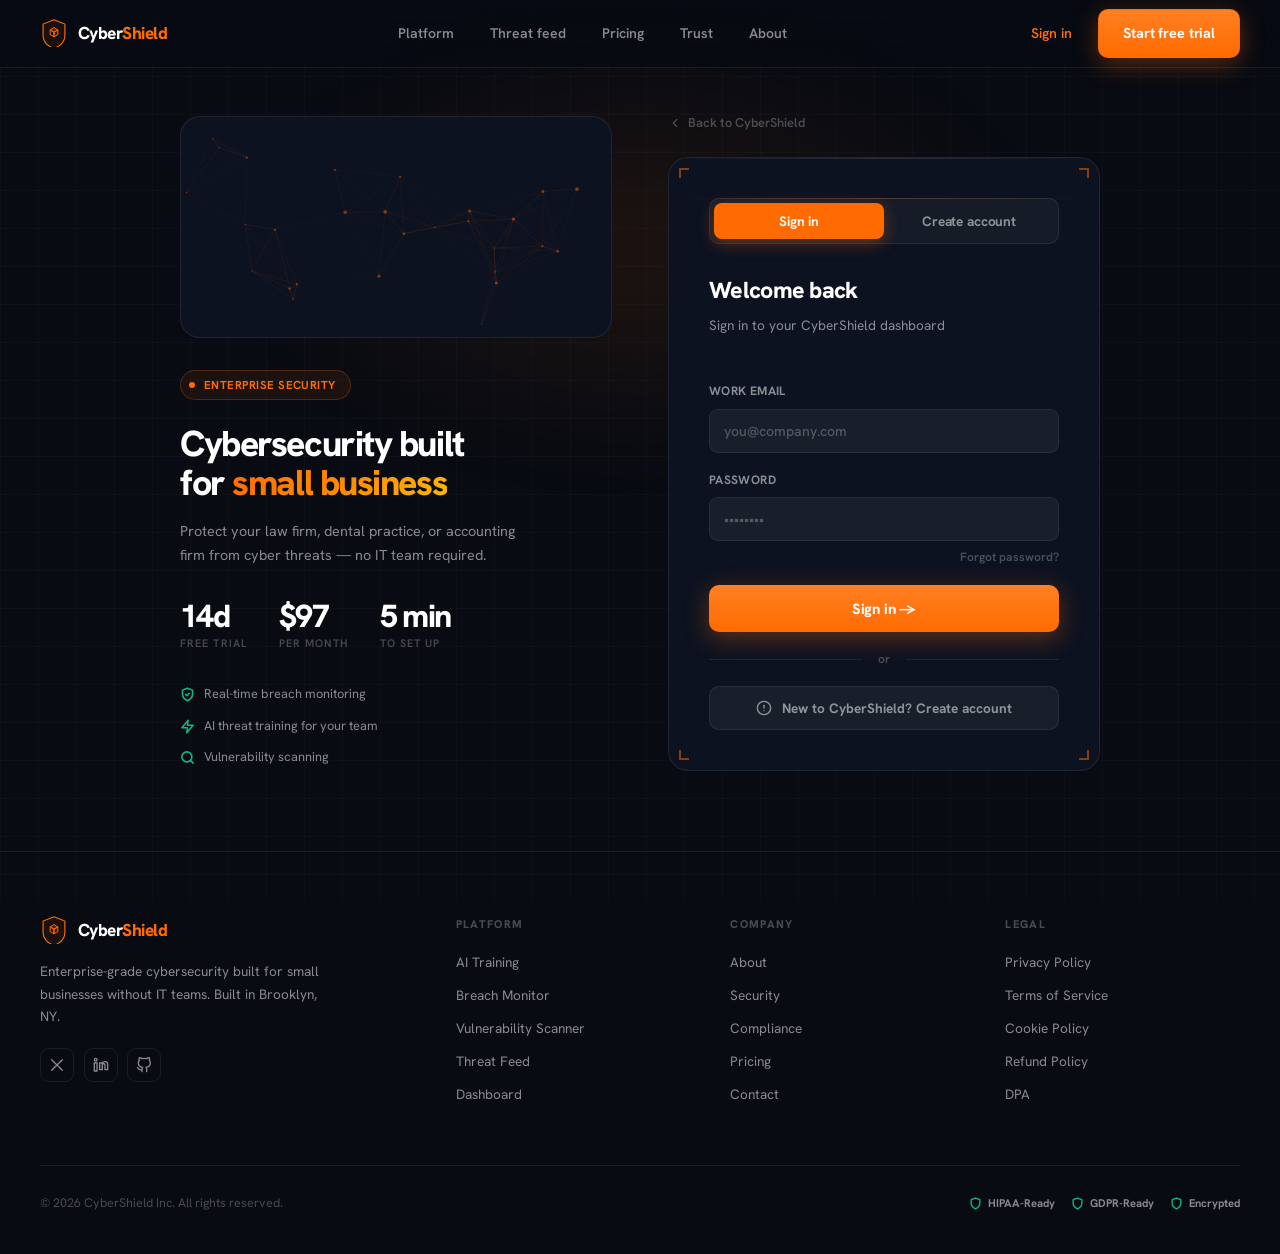
<file: account.html>
﻿<!DOCTYPE html>
<html lang="en">
<head>
<!-- Google tag (gtag.js) -->
<script async src="https://www.googletagmanager.com/gtag/js?id=G-KNS974VS3N"></script>
<script>
  window.dataLayer = window.dataLayer || [];
  function gtag(){dataLayer.push(arguments);}
  gtag('js', new Date());
  gtag('config', 'G-KNS974VS3N');
</script>
<meta charset="UTF-8"/><link rel="icon" type="image/svg+xml" href="/favicon.svg"/>
<meta name="viewport" content="width=device-width,initial-scale=1"/>
<title>CyberShield — Account Settings</title>
<link href="https://fonts.googleapis.com/css2?family=Hanken+Grotesk:wght@300;400;500;600;700;800;900&display=swap" rel="stylesheet"/>
<style>
*{box-sizing:border-box;margin:0;padding:0}
:root{--bg:#080b12;--bg2:#0d1220;--bg3:#111827;--orange:#FF6B00;--orange2:#ff8c00;--orange-dim:rgba(255,107,0,0.08);--orange-border:rgba(255,107,0,0.25);--border:rgba(255,255,255,0.07);--text:#fff;--muted:rgba(255,255,255,0.5);--dim:rgba(255,255,255,0.2);--green:#10B981;--red:#EF4444;--sw:230px;--th:64px}
html,body{height:100%;overflow:hidden}
body{background:var(--bg);color:var(--text);font-family:'Hanken Grotesk',sans-serif;font-size:14px;line-height:1.5}
a{text-decoration:none;color:inherit}
::-webkit-scrollbar{width:3px}::-webkit-scrollbar-track{background:var(--bg)}::-webkit-scrollbar-thumb{background:var(--orange);border-radius:2px}
@keyframes fadeUp{from{opacity:0;transform:translateY(12px)}to{opacity:1;transform:translateY(0)}}
@keyframes spin{to{transform:rotate(360deg)}}
@keyframes pulse{0%,100%{opacity:1;transform:scale(1)}50%{opacity:.5;transform:scale(1.5)}}

.app{display:flex;height:100vh;overflow:hidden}

/* SIDEBAR */
.sidebar{width:var(--sw);flex-shrink:0;background:var(--bg);border-right:1px solid var(--border);display:flex;flex-direction:column;z-index:30;position:relative}
.sidebar::after{content:'';position:absolute;top:0;right:0;bottom:0;width:1px;background:linear-gradient(to bottom,transparent,var(--orange-border),transparent);pointer-events:none}
.s-brand{padding:0 1.5rem;height:var(--th);display:flex;align-items:center;gap:10px;border-bottom:1px solid var(--border)}
.s-brand a{display:flex;align-items:center;gap:10px;font-weight:800;font-size:1rem;color:var(--text)}
.s-brand svg{width:26px;height:26px;flex-shrink:0}
.s-brand .acc{color:var(--orange);margin-left:0}
.s-nav{flex:1;padding:1rem 0.75rem;overflow-y:auto;display:flex;flex-direction:column;gap:1px}
.s-section{font-size:0.6rem;font-weight:800;text-transform:uppercase;letter-spacing:0.15em;color:var(--dim);padding:1rem 0.75rem 0.35rem;margin-top:0.5rem}
.s-item{display:flex;align-items:center;gap:10px;padding:9px 0.875rem;border-radius:8px;cursor:pointer;transition:all 0.15s;color:var(--muted);font-size:0.8rem;font-weight:500;border:1px solid transparent}
.s-item:hover{color:rgba(255,255,255,0.8);background:rgba(255,255,255,0.03);border-color:rgba(255,255,255,0.04)}
.s-item.active{color:var(--text);background:var(--orange-dim);border-color:var(--orange-border);position:relative}
.s-item.active::before{content:'';position:absolute;left:-1px;top:50%;transform:translateY(-50%);width:3px;height:16px;background:var(--orange);border-radius:0 3px 3px 0;box-shadow:0 0 10px var(--orange)}
.s-icon{width:15px;height:15px;flex-shrink:0;stroke:currentColor;fill:none;stroke-width:1.75;stroke-linecap:round;stroke-linejoin:round}
.s-footer{padding:1rem 0.75rem;border-top:1px solid var(--border)}
.s-plan{display:flex;align-items:center;justify-content:space-between;padding:8px 12px;background:var(--orange-dim);border:1px solid var(--orange-border);border-radius:8px;margin-bottom:0.75rem;cursor:pointer}
.s-plan:hover{background:rgba(255,107,0,0.12)}
.s-plan-name{font-size:0.65rem;font-weight:800;color:var(--orange);text-transform:uppercase;letter-spacing:0.12em}
.s-user{display:flex;align-items:center;gap:8px}
.s-av{width:30px;height:30px;border-radius:50%;background:var(--orange-dim);border:1px solid var(--orange-border);display:flex;align-items:center;justify-content:center;font-size:0.62rem;font-weight:800;color:var(--orange);flex-shrink:0}
.s-uname{font-size:0.78rem;font-weight:600;color:var(--text);white-space:nowrap;overflow:hidden;text-overflow:ellipsis;flex:1;min-width:0}
.s-urole{font-size:0.65rem;color:var(--muted)}

/* MAIN */
.main{flex:1;display:flex;flex-direction:column;overflow:hidden}
.topbar{height:var(--th);background:rgba(8,11,18,0.95);backdrop-filter:blur(20px);border-bottom:1px solid var(--border);display:flex;align-items:center;padding:0 1.75rem;gap:1rem;flex-shrink:0;position:relative}
.topbar::after{content:'';position:absolute;bottom:0;left:0;right:0;height:1px;background:linear-gradient(90deg,transparent,var(--orange-border),transparent)}
.tb-title{font-size:0.875rem;font-weight:800;color:var(--text);letter-spacing:-0.02em}
.tb-divider{width:1px;height:20px;background:var(--border)}
.tb-status{display:flex;align-items:center;gap:6px;font-size:0.7rem;color:var(--muted)}
.sdot{width:6px;height:6px;border-radius:50%;background:var(--green);animation:pulse 2s ease-in-out infinite;box-shadow:0 0 6px var(--green)}
.tb-right{margin-left:auto;display:flex;align-items:center;gap:0.75rem}
.tb-back{background:transparent;border:1px solid var(--border);border-radius:6px;padding:8px 16px;color:var(--muted);font-size:0.78rem;font-weight:600;cursor:pointer;font-family:'Hanken Grotesk',sans-serif;transition:all 0.2s;text-decoration:none;display:inline-flex;align-items:center;gap:6px}
.tb-back:hover{color:var(--text);border-color:rgba(255,255,255,0.2)}

/* CONTENT */
.content{flex:1;overflow-y:auto;background:var(--bg)}
.page{display:none;padding:1.5rem 1.75rem;max-width:800px;animation:fadeUp 0.25s ease}
.page.active{display:block}

/* ACCOUNT NAV TABS */
.acc-tabs{display:flex;gap:4px;padding:0 0 1.5rem;border-bottom:1px solid var(--border);margin-bottom:1.5rem;flex-wrap:wrap}
.acc-tab{padding:8px 16px;border-radius:6px;font-size:0.8rem;font-weight:600;cursor:pointer;color:var(--muted);transition:all 0.15s;border:1px solid transparent}
.acc-tab:hover{color:var(--text);background:rgba(255,255,255,0.03)}
.acc-tab.active{color:var(--text);background:var(--orange-dim);border-color:var(--orange-border)}

/* CARDS */
.card{background:var(--bg2);border:1px solid var(--border);border-radius:12px;overflow:hidden;margin-bottom:1rem;position:relative}
.card::before{content:'';position:absolute;top:0;left:0;right:0;height:1px;background:linear-gradient(90deg,transparent,rgba(255,255,255,0.06),transparent);pointer-events:none}
.card-hd{padding:1.1rem 1.25rem;border-bottom:1px solid var(--border);display:flex;align-items:center;justify-content:space-between}
.card-title{font-size:0.82rem;font-weight:700;color:var(--text)}
.card-sub{font-size:0.68rem;color:var(--muted);margin-top:2px}
.card-body{padding:1.25rem}
.card-footer{padding:0.875rem 1.25rem;border-top:1px solid var(--border);background:rgba(255,255,255,0.01);display:flex;align-items:center;justify-content:flex-end;gap:0.75rem}

/* FORM */
.f-row{display:grid;grid-template-columns:1fr 1fr;gap:1rem;margin-bottom:1rem}
.f-group{display:flex;flex-direction:column;gap:4px;margin-bottom:1rem}
.f-group:last-child{margin-bottom:0}
.f-label{font-size:0.65rem;font-weight:700;color:var(--muted);text-transform:uppercase;letter-spacing:0.1em}
.f-input{background:rgba(255,255,255,0.03);border:1px solid var(--border);border-radius:8px;padding:10px 14px;color:var(--text);font-size:0.875rem;font-family:'Hanken Grotesk',sans-serif;outline:none;transition:all 0.2s;width:100%}
.f-input:focus{border-color:var(--orange);background:rgba(255,107,0,0.03);box-shadow:0 0 0 3px rgba(255,107,0,0.08)}
.f-input::placeholder{color:rgba(255,255,255,0.2)}
.f-input:disabled{opacity:0.5;cursor:not-allowed}
.f-input option{background:var(--bg3);color:var(--text)}
.f-hint{font-size:0.65rem;color:var(--muted);margin-top:3px}

/* BUTTONS */
.btn-primary{background:var(--orange);color:#fff;border:none;border-radius:8px;padding:10px 22px;font-size:0.82rem;font-weight:700;cursor:pointer;font-family:'Hanken Grotesk',sans-serif;transition:all 0.2s;box-shadow:0 4px 16px rgba(255,107,0,0.25)}
.btn-primary:hover{background:var(--orange2);transform:translateY(-1px)}
.btn-primary:disabled{opacity:0.5;cursor:default;transform:none}
.btn-ghost{background:transparent;color:var(--muted);border:1px solid var(--border);border-radius:8px;padding:10px 22px;font-size:0.82rem;font-weight:600;cursor:pointer;font-family:'Hanken Grotesk',sans-serif;transition:all 0.2s}
.btn-ghost:hover{color:var(--text);border-color:rgba(255,255,255,0.2)}
.btn-danger{background:rgba(239,68,68,0.1);color:var(--red);border:1px solid rgba(239,68,68,0.2);border-radius:8px;padding:10px 22px;font-size:0.82rem;font-weight:700;cursor:pointer;font-family:'Hanken Grotesk',sans-serif;transition:all 0.2s}
.btn-danger:hover{background:rgba(239,68,68,0.2)}

/* STATUS MESSAGES */
.msg{font-size:0.78rem;padding:10px 14px;border-radius:6px;margin-bottom:1rem;display:none}
.msg.show{display:block}
.msg.success{background:rgba(16,185,129,0.1);border:1px solid rgba(16,185,129,0.2);color:#34d399}
.msg.error{background:rgba(239,68,68,0.1);border:1px solid rgba(239,68,68,0.2);color:#f87171}
.msg.info{background:var(--orange-dim);border:1px solid var(--orange-border);color:var(--orange)}

/* AVATAR */
.avatar-section{display:flex;align-items:center;gap:1.5rem;padding:1.25rem;border-bottom:1px solid var(--border)}
.avatar-big{width:64px;height:64px;border-radius:50%;background:var(--orange-dim);border:2px solid var(--orange-border);display:flex;align-items:center;justify-content:center;font-size:1.25rem;font-weight:800;color:var(--orange);flex-shrink:0}
.avatar-info h3{font-size:1rem;font-weight:800;color:var(--text);letter-spacing:-0.02em}
.avatar-info p{font-size:0.78rem;color:var(--muted);margin-top:2px}

/* PLAN CARD */
.plan-box{display:flex;align-items:center;justify-content:space-between;padding:1.25rem;background:linear-gradient(135deg,rgba(255,107,0,0.06),var(--bg2));border-radius:10px;border:1px solid var(--orange-border);margin-bottom:1rem}
.plan-name{font-size:1.1rem;font-weight:800;color:var(--orange);letter-spacing:-0.02em}
.plan-price{font-size:0.78rem;color:var(--muted);margin-top:2px}
.plan-features{display:flex;flex-wrap:wrap;gap:0.5rem;margin-top:0.75rem}
.plan-tag{font-size:0.65rem;font-weight:700;color:var(--orange);background:var(--orange-dim);border:1px solid var(--orange-border);padding:2px 10px;border-radius:4px}

/* STAT ROW */
.stat-row{display:grid;grid-template-columns:repeat(3,1fr);gap:1rem;margin-bottom:1rem}
.stat-box{background:var(--bg2);border:1px solid var(--border);border-radius:10px;padding:1rem 1.1rem;text-align:center}
.stat-num{font-size:1.75rem;font-weight:900;letter-spacing:-0.04em;color:var(--text)}
.stat-lbl{font-size:0.65rem;color:var(--muted);text-transform:uppercase;letter-spacing:0.08em;margin-top:3px}

/* VERIFY BANNER */
.verify-banner{display:flex;align-items:center;gap:0.875rem;padding:0.875rem 1.25rem;background:rgba(245,158,11,0.08);border:1px solid rgba(245,158,11,0.2);border-radius:8px;margin-bottom:1rem}
.verify-banner svg{flex-shrink:0;width:18px;height:18px;stroke:#F59E0B;fill:none;stroke-width:2;stroke-linecap:round;stroke-linejoin:round}
.verify-banner-text{font-size:0.78rem;color:var(--muted)}
.verify-banner-text strong{color:var(--text)}
.verify-banner button{margin-left:auto;background:rgba(245,158,11,0.1);border:1px solid rgba(245,158,11,0.2);border-radius:6px;padding:6px 14px;color:#F59E0B;font-size:0.72rem;font-weight:700;cursor:pointer;font-family:'Hanken Grotesk',sans-serif;transition:all 0.15s;flex-shrink:0;white-space:nowrap}
.verify-banner button:hover{background:rgba(245,158,11,0.2)}

/* DIVIDER */
.divider{border:none;border-top:1px solid var(--border);margin:1.25rem 0}

/* SUPPORT */
.support-grid{display:grid;grid-template-columns:repeat(2,1fr);gap:1rem;margin-bottom:1rem}
.support-card{background:var(--bg2);border:1px solid var(--border);border-radius:12px;padding:1.5rem;display:flex;flex-direction:column;gap:0.875rem;transition:all 0.2s;cursor:default}
.support-card:hover{border-color:var(--orange-border);transform:translateY(-1px)}
.support-ico{width:44px;height:44px;border-radius:10px;display:flex;align-items:center;justify-content:center;flex-shrink:0}
.support-ico svg{width:20px;height:20px;stroke:currentColor;fill:none;stroke-width:2;stroke-linecap:round;stroke-linejoin:round}
.support-title{font-size:0.875rem;font-weight:700;color:var(--text)}
.support-desc{font-size:0.75rem;color:var(--muted);line-height:1.6}
.support-link{font-size:0.78rem;font-weight:700;color:var(--orange);transition:opacity 0.15s}
.support-link:hover{opacity:0.7}

/* TEXTAREA */
textarea.f-input{resize:none;height:120px;font-family:'Hanken Grotesk',sans-serif;line-height:1.6}

@media(max-width:768px){
  .sidebar{display:none}
  .f-row{grid-template-columns:1fr}
  .stat-row,.support-grid{grid-template-columns:1fr}
}
</style>
</head>
<body>
<div class="app">
  <!-- SIDEBAR -->
  <aside class="sidebar">
    <div class="s-brand">
      <a href="app.html">
        <svg viewBox="0 0 30 36" fill="none"><path d="M15 1L29 6.5V21C29 30 22 35.5 15 37.5C8 35.5 1 30 1 21V6.5L15 1Z" fill="rgba(255,107,0,0.08)" stroke="#FF6B00" stroke-width="1.5"/><path d="M15 11L20 14L15 17L10 14Z" fill="rgba(255,107,0,0.2)" stroke="#FF6B00" stroke-width="1.25" stroke-linejoin="round"/><path d="M10 14L15 17V23L10 20Z" stroke="#FF6B00" stroke-width="1.25" stroke-linejoin="round"/><path d="M20 14L15 17V23L20 20Z" fill="rgba(255,107,0,0.1)" stroke="#FF6B00" stroke-width="1.25" stroke-linejoin="round"/></svg><span style="display:inline-flex;gap:0">Cyber<span class="acc">Shield</span></span>
      </a>
    </div>
    <nav class="s-nav">
      <a href="app.html" class="s-item"><svg class="s-icon" viewBox="0 0 24 24"><rect x="3" y="3" width="7" height="7"/><rect x="14" y="3" width="7" height="7"/><rect x="14" y="14" width="7" height="7"/><rect x="3" y="14" width="7" height="7"/></svg>Dashboard</a>
      <div class="s-section">Security Tools</div>
      <a href="app.html#training" class="s-item"><svg class="s-icon" viewBox="0 0 24 24"><path d="M12 2L2 7l10 5 10-5-10-5z"/><path d="M2 17l10 5 10-5"/><path d="M2 12l10 5 10-5"/></svg>AI Training</a>
      <a href="app.html#breach" class="s-item"><svg class="s-icon" viewBox="0 0 24 24"><circle cx="11" cy="11" r="8"/><path d="m21 21-4.35-4.35"/></svg>Breach Monitor</a>
      <a href="app.html#scanner" class="s-item"><svg class="s-icon" viewBox="0 0 24 24"><path d="M12 22s8-4 8-10V5l-8-3-8 3v7c0 6 8 10 8 10z"/><path d="m9 12 2 2 4-4"/></svg>Vulnerability Scanner</a>
      <div class="s-section">Account</div>
      <div class="s-item active"><svg class="s-icon" viewBox="0 0 24 24"><path d="M20 21v-2a4 4 0 0 0-4-4H8a4 4 0 0 0-4 4v2"/><circle cx="12" cy="7" r="4"/></svg>Account Settings</div>
    </nav>
    <div class="s-footer">
      <div class="s-plan" onclick="window.location='app.html'">
        <div class="s-plan-name" id="plan-badge">STARTER</div>
        <div style="font-size:0.65rem;color:var(--orange);opacity:0.7">Upgrade →</div>
      </div>
      <div class="s-user">
        <div class="s-av" id="sidebar-avatar">CS</div>
        <div style="flex:1;min-width:0">
          <div class="s-uname" id="sidebar-name">Loading...</div>
          <div class="s-urole" id="sidebar-role">Owner</div>
        </div>
      </div>
    </div>
  </aside>

  <!-- MAIN -->
  <div class="main">
    <div class="topbar">
      <div class="tb-title">Account Settings</div>
      <div class="tb-divider"></div>
      <div class="tb-status"><div class="sdot"></div>All systems operational</div>
      <div class="tb-right">
        <a href="app.html" class="tb-back">← Back to dashboard</a>
      </div>
    </div>

    <div class="content">
      <div class="page active" style="padding:1.5rem 1.75rem;max-width:800px">

        <!-- TABS -->
        <div class="acc-tabs">
          <div class="acc-tab active" onclick="switchTab('profile',this)">Profile</div>
          <div class="acc-tab" onclick="switchTab('security',this)">Security</div>
          <div class="acc-tab" onclick="switchTab('company',this)">Company</div>
          <div class="acc-tab" onclick="switchTab('billing',this)">Billing</div>
          <div class="acc-tab" onclick="switchTab('support',this)">Support</div>
        </div>

        <!-- ── PROFILE TAB ── -->
        <div id="tab-profile">
          <!-- Verify banner -->
          <div class="verify-banner" id="verify-banner" style="display:none">
            <svg viewBox="0 0 24 24"><path d="M10.29 3.86L1.82 18a2 2 0 0 0 1.71 3h16.94a2 2 0 0 0 1.71-3L13.71 3.86a2 2 0 0 0-3.42 0z"/><line x1="12" y1="9" x2="12" y2="13"/><line x1="12" y1="17" x2="12.01" y2="17"/></svg>
            <div class="verify-banner-text"><strong>Verify your email</strong> to secure your account and receive security alerts.</div>
            <button onclick="resendVerification()" id="verify-btn">Send verification email</button>
          </div>

          <div class="card">
            <div class="avatar-section">
              <div class="avatar-big" id="avatar-big">CS</div>
              <div class="avatar-info">
                <h3 id="profile-display-name">Loading...</h3>
                <p id="profile-display-email">—</p>
              </div>
            </div>
            <div class="card-body">
              <div class="msg" id="profile-msg"></div>
              <div class="f-row">
                <div class="f-group"><label class="f-label">Full name</label><input class="f-input" type="text" id="profile-name" placeholder="Jane Smith"/></div>
                <div class="f-group"><label class="f-label">Job title</label><input class="f-input" type="text" id="profile-job" placeholder="IT Manager"/></div>
              </div>
              <div class="f-row">
                <div class="f-group"><label class="f-label">Email</label><input class="f-input" type="email" id="profile-email" disabled/><div class="f-hint">Email cannot be changed. Contact support if needed.</div></div>
                <div class="f-group"><label class="f-label">Phone (optional)</label><input class="f-input" type="tel" id="profile-phone" placeholder="+1 (555) 000-0000"/></div>
              </div>
            </div>
            <div class="card-footer">
              <button class="btn-ghost" onclick="loadProfile()">Cancel</button>
              <button class="btn-primary" id="save-profile-btn" onclick="saveProfile()">Save changes</button>
            </div>
          </div>

          <div class="card">
            <div class="card-hd"><div><div class="card-title">Security score</div><div class="card-sub">Your account's current protection level</div></div></div>
            <div class="card-body">
              <div class="stat-row">
                <div class="stat-box"><div class="stat-num" id="acc-score">—</div><div class="stat-lbl">Score / 100</div></div>
                <div class="stat-box"><div class="stat-num" id="acc-trainings">—</div><div class="stat-lbl">Trainings</div></div>
                <div class="stat-box"><div class="stat-num" id="acc-scans">—</div><div class="stat-lbl">Scans</div></div>
              </div>
            </div>
          </div>
        </div>

        <!-- ── SECURITY TAB ── -->
        <div id="tab-security" style="display:none">
          <!-- MFA Card -->
          <div class="card" id="mfa-card">
            <div class="card-hd">
              <div>
                <div class="card-title">Two-Factor Authentication (2FA)</div>
                <div class="card-sub">Add an extra layer of security to your account</div>
              </div>
              <div id="mfa-status-badge" style="display:none"></div>
            </div>
            <div class="card-body">
              <div id="mfa-disabled-view">
                <div style="display:flex;align-items:center;gap:1rem;padding:1rem;background:rgba(245,158,11,0.05);border:1px solid rgba(245,158,11,0.15);border-radius:8px;margin-bottom:1rem">
                  <svg width="20" height="20" viewBox="0 0 24 24" fill="none" stroke="var(--yellow)" stroke-width="2" stroke-linecap="round" stroke-linejoin="round"><path d="M10.29 3.86L1.82 18a2 2 0 0 0 1.71 3h16.94a2 2 0 0 0 1.71-3L13.71 3.86a2 2 0 0 0-3.42 0z"/><line x1="12" y1="9" x2="12" y2="13"/><line x1="12" y1="17" x2="12.01" y2="17"/></svg>
                  <div style="font-size:0.78rem;color:rgba(255,255,255,0.6);line-height:1.6">2FA is not enabled. We recommend enabling it to protect your account from unauthorized access.</div>
                </div>
                <p style="font-size:0.82rem;color:var(--muted);line-height:1.65">When enabled, you'll receive a 6-digit code to your email each time you sign in. Takes 10 seconds and significantly increases your account security.</p>
              </div>
              <div id="mfa-enabled-view" style="display:none">
                <div style="display:flex;align-items:center;gap:1rem;padding:1rem;background:rgba(16,185,129,0.05);border:1px solid rgba(16,185,129,0.15);border-radius:8px;margin-bottom:1rem">
                  <svg width="20" height="20" viewBox="0 0 24 24" fill="none" stroke="var(--green)" stroke-width="2" stroke-linecap="round" stroke-linejoin="round"><path d="M22 11.08V12a10 10 0 1 1-5.93-9.14"/><polyline points="22 4 12 14.01 9 11.01"/></svg>
                  <div style="font-size:0.78rem;color:var(--green);font-weight:600">Two-factor authentication is active</div>
                </div>
                <p style="font-size:0.82rem;color:var(--muted);line-height:1.65">Your account is protected. A verification code will be sent to your email every time you sign in.</p>
              </div>
              <div id="mfa-setup-view" style="display:none">
                <div style="font-size:0.82rem;color:var(--muted);margin-bottom:1rem">A 6-digit verification code has been sent to your email. Enter it below to enable 2FA.</div>
                <div class="f-group">
                  <label class="f-label">Verification code</label>
                  <input class="f-input" type="text" id="mfa-code-input" placeholder="000000" maxlength="6" style="letter-spacing:0.3em;font-size:1.2rem;text-align:center"/>
                </div>
                <div class="msg" id="mfa-msg"></div>
              </div>
            </div>
            <div class="card-footer" id="mfa-footer">
              <button class="btn-primary" id="mfa-btn" onclick="handleMFA()">Enable 2FA</button>
            </div>
          </div>
            <div class="card-hd"><div><div class="card-title">Change password</div><div class="card-sub">Use a strong password with uppercase, numbers, and symbols</div></div></div>
            <div class="card-body">
              <div class="msg" id="password-msg"></div>
              <div class="f-group"><label class="f-label">Current password</label><input class="f-input" type="password" id="cur-password" placeholder="Your current password" autocomplete="current-password"/></div>
              <div class="f-group"><label class="f-label">New password</label><input class="f-input" type="password" id="new-password" placeholder="Min. 8 characters" autocomplete="new-password"/></div>
              <div class="f-group"><label class="f-label">Confirm new password</label><input class="f-input" type="password" id="conf-password" placeholder="Repeat new password" autocomplete="new-password"/></div>
            </div>
            <div class="card-footer"><button class="btn-primary" id="change-pwd-btn" onclick="changePassword()">Update password</button></div>
          </div>

          <div class="card">
            <div class="card-hd"><div><div class="card-title">Active sessions</div><div class="card-sub">Signed-in devices using your account</div></div></div>
            <div class="card-body">
              <div style="display:flex;align-items:center;gap:1rem;padding:0.875rem 0;border-bottom:1px solid var(--border)">
                <div style="width:40px;height:40px;background:rgba(255,255,255,0.04);border:1px solid var(--border);border-radius:8px;display:flex;align-items:center;justify-content:center">
                  <svg width="18" height="18" viewBox="0 0 24 24" fill="none" stroke="var(--muted)" stroke-width="1.75" stroke-linecap="round" stroke-linejoin="round"><rect x="2" y="3" width="20" height="14" rx="2" ry="2"/><line x1="8" y1="21" x2="16" y2="21"/><line x1="12" y1="17" x2="12" y2="21"/></svg>
                </div>
                <div style="flex:1">
                  <div style="font-size:0.82rem;font-weight:600;color:var(--text)">Current session</div>
                  <div style="font-size:0.68rem;color:var(--muted);margin-top:2px" id="session-info">Loading...</div>
                </div>
                <div style="font-size:0.68rem;font-weight:700;color:var(--green);background:rgba(16,185,129,0.1);border:1px solid rgba(16,185,129,0.2);padding:2px 10px;border-radius:4px">Active now</div>
              </div>
            </div>
            <div class="card-footer"><button class="btn-danger" onclick="signOutAll()">Sign out all devices</button></div>
          </div>

          <div class="card" style="border-color:rgba(239,68,68,0.2)">
            <div class="card-hd"><div><div class="card-title" style="color:var(--red)">Danger zone</div><div class="card-sub">Irreversible account actions</div></div></div>
            <div class="card-body">
              <p style="font-size:0.82rem;color:var(--muted);line-height:1.65;margin-bottom:1rem">Deleting your account will permanently remove all your data, team members, and scan history. This cannot be undone.</p>
              <button class="btn-danger" onclick="openDeleteModal()">Delete my account</button>
            </div>
          </div>
        </div>

        <!-- ── COMPANY TAB ── -->
        <div id="tab-company" style="display:none">
          <div class="card">
            <div class="card-hd"><div><div class="card-title">Company information</div><div class="card-sub">Used in reports and email communications</div></div></div>
            <div class="card-body">
              <div class="msg" id="company-msg"></div>
              <div class="f-row">
                <div class="f-group"><label class="f-label">Company name</label><input class="f-input" type="text" id="co-name" placeholder="Acme Law Firm"/></div>
                <div class="f-group"><label class="f-label">Industry</label>
                  <select class="f-input" id="co-industry">
                    <option value="">Select industry</option>
                    <option value="law">Law Firm</option>
                    <option value="medical">Medical / Dental</option>
                    <option value="accounting">Accounting / CPA</option>
                    <option value="realestate">Real Estate</option>
                    <option value="tech">Technology</option>
                    <option value="finance">Finance</option>
                    <option value="other">Other</option>
                  </select>
                </div>
              </div>
              <div class="f-row">
                <div class="f-group"><label class="f-label">Website</label><input class="f-input" type="url" id="co-website" placeholder="https://yourcompany.com"/></div>
                <div class="f-group"><label class="f-label">Company size</label>
                  <select class="f-input" id="co-size">
                    <option value="">Select size</option>
                    <option value="1-5">1–5 employees</option>
                    <option value="6-10">6–10 employees</option>
                    <option value="11-25">11–25 employees</option>
                    <option value="26-50">26–50 employees</option>
                    <option value="51+">51+ employees</option>
                  </select>
                </div>
              </div>
            </div>
            <div class="card-footer">
              <button class="btn-ghost" onclick="loadCompany()">Cancel</button>
              <button class="btn-primary" id="save-co-btn" onclick="saveCompany()">Save changes</button>
            </div>
          </div>
        </div>

        <!-- ── BILLING TAB ── -->
        <div id="tab-billing" style="display:none">
          <div class="card">
            <div class="card-body">
              <div class="plan-box">
                <div>
                  <div class="plan-name" id="billing-plan">Starter</div>
                  <div class="plan-price" id="billing-price">$97/month</div>
                </div>
                <div style="text-align:right">
                  <div style="font-size:0.68rem;font-weight:700;margin-bottom:4px" id="billing-status"></div>
                  <div style="font-size:0.65rem;color:var(--muted)" id="billing-next"></div>
                </div>
              </div>
              <div class="plan-features" id="billing-features"></div>
            </div>
            <div class="card-footer" style="justify-content:space-between">
              <button class="btn-danger" onclick="openPortal()">Manage / Cancel subscription</button>
              <button class="btn-primary" onclick="openUpgradeModal()">Upgrade plan →</button>
            </div>
          </div>

          <div id="annual-savings-banner" style="display:none;background:rgba(16,185,129,0.07);border:1px solid rgba(16,185,129,0.2);border-radius:10px;padding:16px 20px;margin-bottom:16px;display:none;align-items:center;justify-content:space-between;gap:12px">
            <div>
              <div style="font-size:0.78rem;font-weight:700;color:var(--green)" id="banner-save-text">Switch to annual and save</div>
              <div style="font-size:0.68rem;color:var(--muted);margin-top:2px" id="banner-sub-text"></div>
            </div>
            <button onclick="switchToAnnual()" style="background:var(--green);color:#000;border:none;border-radius:6px;padding:8px 16px;font-size:0.72rem;font-weight:700;cursor:pointer;white-space:nowrap">Switch to annual →</button>
          </div>

          <div class="card">
            <div class="card-hd"><div class="card-title">Plan comparison</div></div>
            <div class="card-body" style="padding:0">
              <table style="width:100%;border-collapse:collapse" id="plan-compare-table">
                <thead><tr style="border-bottom:1px solid var(--border)">
                  <th style="padding:10px 16px;text-align:left;font-size:0.68rem;font-weight:700;text-transform:uppercase;letter-spacing:0.1em;color:var(--muted)">Feature</th>
                  <th style="padding:10px 16px;text-align:center;font-size:0.68rem;font-weight:700;color:var(--muted)">Starter</th>
                  <th style="padding:10px 16px;text-align:center;font-size:0.68rem;font-weight:700;color:var(--orange)">Business</th>
                  <th style="padding:10px 16px;text-align:center;font-size:0.68rem;font-weight:700;color:var(--muted)">Enterprise</th>
                </tr></thead>
                <tbody id="plan-compare-tbody"></tbody>
              </table>
            </div>
          </div>
        </div>

        <!-- ── SUPPORT TAB ── -->
        <div id="tab-support" style="display:none">
          <div class="support-grid">
            <div class="support-card">
              <div class="support-ico" style="background:var(--orange-dim);border:1px solid var(--orange-border)"><svg style="stroke:var(--orange)" viewBox="0 0 24 24"><path d="M4 4h16c1.1 0 2 .9 2 2v12c0 1.1-.9 2-2 2H4c-1.1 0-2-.9-2-2V6c0-1.1.9-2 2-2z"/><polyline points="22,6 12,13 2,6"/></svg></div>
              <div class="support-title">Email support</div>
              <div class="support-desc">Get help from our team. We respond within 24 hours on business days.</div>
              <a href="https://mail.google.com/mail/?view=cm&to=njirus@cybrshieldtech.com&su=CyberShield%20Support%20Request&body=Hi%20CyberShield%20team%2C%0A%0AI%20need%20help%20with%3A%0A%0A" target="_blank" rel="noopener" class="support-link">support@cybrshieldtech.com →</a>
            </div>
            <div class="support-card" style="cursor:pointer" onclick="openGettingStarted()">
              <div class="support-ico" style="background:rgba(16,185,129,0.08);border:1px solid rgba(16,185,129,0.15)"><svg style="stroke:var(--green)" viewBox="0 0 24 24"><circle cx="12" cy="12" r="10"/><path d="M9.09 9a3 3 0 0 1 5.83 1c0 2-3 3-3 3"/><line x1="12" y1="17" x2="12.01" y2="17"/></svg></div>
              <div class="support-title">Getting Started</div>
              <div class="support-desc">New to CyberShield? Learn how to get the most out of your account in 3 steps.</div>
              <span class="support-link" style="color:var(--green)">View guide →</span>
            </div>
            <div class="support-card" style="cursor:pointer" onclick="openSecurityModal()">
              <div class="support-ico" style="background:rgba(6,182,212,0.08);border:1px solid rgba(6,182,212,0.15)"><svg style="stroke:#06B6D4" viewBox="0 0 24 24"><path d="M21 15a2 2 0 0 1-2 2H7l-4 4V5a2 2 0 0 1 2-2h14a2 2 0 0 1 2 2z"/></svg></div>
              <div class="support-title">Security concerns</div>
              <div class="support-desc">Report a vulnerability or security issue with CyberShield.</div>
              <span class="support-link" style="color:#06B6D4">Report an issue →</span>
            </div>
            <div class="support-card">
              <div class="support-ico" style="background:var(--orange-dim);border:1px solid var(--orange-border)"><svg style="stroke:var(--orange)" viewBox="0 0 24 24"><rect x="1" y="4" width="22" height="16" rx="2"/><line x1="1" y1="10" x2="23" y2="10"/></svg></div>
              <div class="support-title">Billing questions</div>
              <div class="support-desc">Questions about invoices, charges, or subscription changes.</div>
              <a id="billing-email-link" href="#" onclick="openBillingEmail(event)" class="support-link">billing@cybrshieldtech.com →</a>
            </div>
          </div>

          <div class="card">
            <div class="card-hd"><div><div class="card-title">Send a message</div><div class="card-sub">Describe your issue and we'll get back to you</div></div></div>
            <div class="card-body">
              <div class="msg" id="support-msg"></div>
              <div class="f-group"><label class="f-label">Subject</label>
                <select class="f-input" id="support-subject">
                  <option value="">Select a topic</option>
                  <option value="billing">Billing / Payment</option>
                  <option value="technical">Technical issue</option>
                  <option value="account">Account / Access</option>
                  <option value="feature">Feature request</option>
                  <option value="security">Security concern</option>
                  <option value="other">Other</option>
                </select>
              </div>
              <div class="f-group"><label class="f-label">Message</label><textarea class="f-input" id="support-message" placeholder="Describe your issue in detail..."></textarea></div>
            </div>
            <div class="card-footer"><button class="btn-primary" id="support-btn" onclick="sendSupportMessage()">Send message</button></div>
          </div>

          <div class="card">
            <div class="card-hd"><div class="card-title">Company information</div></div>
            <div class="card-body">
              <div style="display:grid;grid-template-columns:1fr 1fr;gap:0.875rem;font-size:0.8rem">
                <div><span style="color:var(--muted)">Support hours</span><br/><strong>Mon–Fri, 9am–6pm ET</strong></div>
                <div><span style="color:var(--muted)">Response time</span><br/><strong>Within 24 business hours</strong></div>
                <div><span style="color:var(--muted)">General</span><br/><a href="https://mail.google.com/mail/?view=cm&to=njirus@cybrshieldtech.com" target="_blank" rel="noopener" style="color:var(--orange)">support@cybrshieldtech.com</a></div>
                <div><span style="color:var(--muted)">Billing</span><br/><a href="https://mail.google.com/mail/?view=cm&to=njirus@cybrshieldtech.com" target="_blank" rel="noopener" style="color:var(--orange)">billing@cybrshieldtech.com</a></div>
              </div>
            </div>
          </div>
        </div>

      </div>
    </div>
  </div>
</div>

<script>
const API = 'https://cybershield-backend-production-492b.up.railway.app';
let authToken = null, userData = null, companyData = null;

(function(){
  authToken = localStorage.getItem('cs_token');
  if(!authToken){ window.location.href='auth.html'; return; }
  userData = JSON.parse(localStorage.getItem('cs_user')||'{}');
  companyData = JSON.parse(localStorage.getItem('cs_company')||'{}');
  initAccount();
  // Check for tab param
  const tab = new URLSearchParams(window.location.search).get('tab');
  if(tab) switchTab(tab, document.querySelector(`.acc-tab:nth-child(${['profile','security','company','billing','support'].indexOf(tab)+1})`));
})();

function initAccount(){
  const email = localStorage.getItem('cs_email')||'';
  const name = userData.fullName||email.split('@')[0]||'User';
  document.getElementById('sidebar-name').textContent = name;
  document.getElementById('sidebar-role').textContent = (userData.role||'member').charAt(0).toUpperCase()+(userData.role||'member').slice(1);
  const initials = name.slice(0,2).toUpperCase();
  document.getElementById('sidebar-avatar').textContent = initials;
  document.getElementById('avatar-big').textContent = initials;
  document.getElementById('plan-badge').textContent = (companyData.plan||'starter').toUpperCase();
  loadProfile(); loadCompany(); loadBillingInfo(); loadStats(); buildPlanTable();
  const isVerified = userData.emailVerified || userData.email_verified || userData.verified;
  if(!isVerified){ document.getElementById('verify-banner').style.display='flex'; }
  document.getElementById('session-info').textContent = `${navigator.userAgent.includes('Chrome')?'Chrome':navigator.userAgent.includes('Firefox')?'Firefox':'Browser'} · ${new Date().toLocaleDateString()}`;
}

function switchTab(name, el){
  document.querySelectorAll('.acc-tab').forEach(t=>t.classList.remove('active'));
  ['profile','security','company','billing','support'].forEach(t=>{ const el=document.getElementById('tab-'+t); if(el)el.style.display='none'; });
  const tab = document.getElementById('tab-'+name);
  if(tab) tab.style.display='block';
  if(el) el.classList.add('active');
  else {
    const tabs = document.querySelectorAll('.acc-tab');
    const idx = ['profile','security','company','billing','support'].indexOf(name);
    if(tabs[idx]) tabs[idx].classList.add('active');
  }
  if(name==='security') loadMFAStatus();
  if(name==='billing') loadBillingInfo();
}

function loadProfile(){
  const email = localStorage.getItem('cs_email')||'';
  document.getElementById('profile-name').value = userData.fullName||'';
  document.getElementById('profile-email').value = email;
  document.getElementById('profile-job').value = userData.jobTitle||'';
  document.getElementById('profile-phone').value = userData.phone||'';
  document.getElementById('profile-display-name').textContent = userData.fullName||email.split('@')[0];
  document.getElementById('profile-display-email').textContent = email;
}

async function saveProfile(){
  const btn = document.getElementById('save-profile-btn');
  const msg = document.getElementById('profile-msg');
  const fullName = document.getElementById('profile-name').value.trim();
  const jobTitle = document.getElementById('profile-job').value.trim();
  const phone = document.getElementById('profile-phone').value.trim();
  if(!fullName){ showMsg('profile-msg','error','Name is required.'); return; }
  btn.textContent='Saving...'; btn.disabled=true;
  try{
    const r = await fetch(`${API}/auth/profile`, { method:'PUT', headers:{'Content-Type':'application/json','Authorization':'Bearer '+authToken}, body: JSON.stringify({fullName,jobTitle,phone}) });
    const d = await r.json();
    if(r.ok){
      userData.fullName=fullName; userData.jobTitle=jobTitle; userData.phone=phone;
      localStorage.setItem('cs_user',JSON.stringify(userData));
      document.getElementById('profile-display-name').textContent=fullName;
      document.getElementById('sidebar-name').textContent=fullName;
      document.getElementById('sidebar-avatar').textContent=fullName.slice(0,2).toUpperCase();
      document.getElementById('avatar-big').textContent=fullName.slice(0,2).toUpperCase();
      showMsg('profile-msg','success','Profile updated successfully.');
    } else { showMsg('profile-msg','error',d.error||'Failed to save.'); }
  }catch(e){ showMsg('profile-msg','error','Connection error.'); }
  btn.textContent='Save changes'; btn.disabled=false;
}

function loadCompany(){
  document.getElementById('co-name').value = companyData.name||'';
  document.getElementById('co-website').value = companyData.website||'';
  document.getElementById('co-industry').value = companyData.industry||'';
  document.getElementById('co-size').value = companyData.size||'';
}

async function saveCompany(){
  const btn = document.getElementById('save-co-btn');
  const name = document.getElementById('co-name').value.trim();
  const website = document.getElementById('co-website').value.trim();
  const industry = document.getElementById('co-industry').value;
  const size = document.getElementById('co-size').value;
  if(!name){ showMsg('company-msg','error','Company name is required.'); return; }
  btn.textContent='Saving...'; btn.disabled=true;
  try{
    const r = await fetch(`${API}/auth/company`, { method:'PUT', headers:{'Content-Type':'application/json','Authorization':'Bearer '+authToken}, body: JSON.stringify({name,website,industry,size}) });
    const d = await r.json();
    if(r.ok){
      companyData = {...companyData,...d.company};
      localStorage.setItem('cs_company',JSON.stringify(companyData));
      showMsg('company-msg','success','Company details saved.');
    } else { showMsg('company-msg','error',d.error||'Failed to save.'); }
  }catch(e){ showMsg('company-msg','error','Connection error.'); }
  btn.textContent='Save changes'; btn.disabled=false;
}

// ── MFA ──────────────────────────────────────────────────────
let mfaState = 'disabled'; // disabled, setup, enabled

async function loadMFAStatus(){
  try{
    const r = await fetch(`${API}/auth/mfa/status`, {headers:{'Authorization':'Bearer '+authToken}});
    const d = await r.json();
    mfaState = d.mfaEnabled ? 'enabled' : 'disabled';
    updateMFAUI();
  }catch(e){}
}

function updateMFAUI(){
  const disabled = document.getElementById('mfa-disabled-view');
  const enabled = document.getElementById('mfa-enabled-view');
  const setup = document.getElementById('mfa-setup-view');
  const btn = document.getElementById('mfa-btn');
  const badge = document.getElementById('mfa-status-badge');

  if(mfaState === 'enabled'){
    disabled.style.display='none'; enabled.style.display='block'; setup.style.display='none';
    btn.textContent='Disable 2FA'; btn.className='btn-danger';
    badge.style.display='inline-flex';
    badge.innerHTML='<span style="font-size:0.62rem;font-weight:700;padding:2px 8px;border-radius:4px;background:rgba(16,185,129,0.1);color:var(--green);border:1px solid rgba(16,185,129,0.2)">ENABLED</span>';
  } else if(mfaState === 'setup'){
    disabled.style.display='none'; enabled.style.display='none'; setup.style.display='block';
    btn.textContent='Verify & Enable'; btn.className='btn-primary';
    badge.style.display='none';
  } else {
    disabled.style.display='block'; enabled.style.display='none'; setup.style.display='none';
    btn.textContent='Enable 2FA'; btn.className='btn-primary';
    badge.style.display='inline-flex';
    badge.innerHTML='<span style="font-size:0.62rem;font-weight:700;padding:2px 8px;border-radius:4px;background:rgba(245,158,11,0.1);color:var(--yellow);border:1px solid rgba(245,158,11,0.2)">NOT ENABLED</span>';
  }
}

async function handleMFA(){
  const msg = document.getElementById('mfa-msg');
  const btn = document.getElementById('mfa-btn');

  if(mfaState === 'enabled'){
    if(!confirm('Disable two-factor authentication? This will make your account less secure.')) return;
    try{
      btn.textContent='Disabling...'; btn.disabled=true;
      const r = await fetch(`${API}/auth/mfa/disable`, {method:'POST', headers:{'Authorization':'Bearer '+authToken}});
      if(r.ok){ mfaState='disabled'; updateMFAUI(); }
      else{ btn.textContent='Disable 2FA'; btn.disabled=false; }
    }catch(e){ btn.textContent='Disable 2FA'; btn.disabled=false; }

  } else if(mfaState === 'setup'){
    const code = document.getElementById('mfa-code-input').value.trim();
    if(code.length !== 6){ msg.style.color='var(--red)'; msg.textContent='Enter the 6-digit code from your email.'; return; }
    try{
      btn.textContent='Verifying...'; btn.disabled=true;
      const r = await fetch(`${API}/auth/mfa/verify`, {
        method:'POST',
        headers:{'Content-Type':'application/json','Authorization':'Bearer '+authToken},
        body:JSON.stringify({code})
      });
      const d = await r.json();
      if(r.ok){ mfaState='enabled'; updateMFAUI(); msg.textContent=''; }
      else{ msg.style.color='var(--red)'; msg.textContent=d.error||'Invalid code. Try again.'; btn.textContent='Verify & Enable'; btn.disabled=false; }
    }catch(e){ btn.textContent='Verify & Enable'; btn.disabled=false; }

  } else {
    try{
      btn.textContent='Sending code...'; btn.disabled=true;
      const r = await fetch(`${API}/auth/mfa/setup`, {method:'POST', headers:{'Authorization':'Bearer '+authToken}});
      if(r.ok){ mfaState='setup'; updateMFAUI(); }
      btn.disabled=false;
    }catch(e){ btn.textContent='Enable 2FA'; btn.disabled=false; }
  }
}

async function changePassword(){
  const cur = document.getElementById('cur-password').value;
  const nw  = document.getElementById('new-password').value;
  const cnf = document.getElementById('conf-password').value;
  const btn = document.getElementById('change-pwd-btn');
  if(!cur||!nw||!cnf){ showMsg('password-msg','error','All fields are required.'); return; }
  if(nw.length<8){ showMsg('password-msg','error','New password must be at least 8 characters.'); return; }
  if(nw!==cnf){ showMsg('password-msg','error','Passwords do not match.'); return; }
  btn.textContent='Updating...'; btn.disabled=true;
  try{
    const r = await fetch(`${API}/auth/change-password`, { method:'PUT', headers:{'Content-Type':'application/json','Authorization':'Bearer '+authToken}, body: JSON.stringify({currentPassword:cur,newPassword:nw}) });
    const d = await r.json();
    if(r.ok){
      showMsg('password-msg','success','Password changed successfully.');
      document.getElementById('cur-password').value='';
      document.getElementById('new-password').value='';
      document.getElementById('conf-password').value='';
    } else { showMsg('password-msg','error',d.error||'Failed.'); }
  }catch(e){ showMsg('password-msg','error','Connection error.'); }
  btn.textContent='Update password'; btn.disabled=false;
}

async function resendVerification(){
  const btn = document.getElementById('verify-btn');
  btn.textContent='Sending...'; btn.disabled=true;
  try{
    const r = await fetch(`${API}/auth/resend-verification`, { method:'POST', headers:{'Authorization':'Bearer '+authToken} });
    const d = await r.json();
    if(r.ok){ btn.textContent='Email sent ✓'; btn.style.color='var(--green)'; }
    else { btn.textContent='Try again'; btn.disabled=false; }
  }catch(e){ btn.textContent='Try again'; btn.disabled=false; }
}

async function loadBillingInfo(){
  try{
    const r = await fetch(`${API}/billing/subscription`, { headers:{'Authorization':'Bearer '+authToken} });
    const d = await r.json();
    const plan = (companyData.plan||'starter');
    document.getElementById('billing-plan').textContent = plan.charAt(0).toUpperCase()+plan.slice(1);
    document.getElementById('billing-price').textContent = `$${plan==='business'?'199':plan==='enterprise'?'599':'49'}/month`;
    const statusEl = document.getElementById('billing-status');
    const statusColors = {trialing:'color:var(--yellow)',active:'color:var(--green)',past_due:'color:var(--red)',canceled:'color:var(--muted)'};
    const statusLabels = {trialing:'Free trial active',active:'Active',past_due:'Payment past due',canceled:'Canceled'};
    if(d.status){ statusEl.style.cssText=statusColors[d.status]||''; statusEl.textContent=statusLabels[d.status]||d.status; }
    if(d.currentPeriodEnd){ document.getElementById('billing-next').textContent='Renews '+new Date(d.currentPeriodEnd).toLocaleDateString('en-US',{month:'long',day:'numeric',year:'numeric'}); }
    if(d.status==='trialing'&&d.trialEndsAt){ const days=Math.max(0,Math.floor((new Date(d.trialEndsAt)-Date.now())/(1000*60*60*24))); document.getElementById('billing-next').textContent=`Trial ends in ${days} day${days!==1?'s':''}`; }
    const features = { starter:['10 seats','5 scans/month','Breach monitoring','AI training'], business:['50 seats','Unlimited scans','Breach monitoring','AI training','PDF reports','Slack alerts'], enterprise:['Unlimited seats','Everything in Business','Custom integrations','Dedicated support'] };
    document.getElementById('billing-features').innerHTML = (features[plan]||features.starter).map(f=>`<span class="plan-tag">${f}</span>`).join('');

    // Show annual savings banner if on monthly billing (period end < ~300 days away)
    const banner = document.getElementById('annual-savings-banner');
    if(banner && d.currentPeriodEnd && !d.isTrial){
      const daysLeft = (new Date(d.currentPeriodEnd) - Date.now()) / (1000*60*60*24);
      const isMonthly = daysLeft < 300;
      if(isMonthly){
        const savingsMap = {starter:{save:118,annual:470,monthly:49},business:{save:478,annual:1910,monthly:199},enterprise:{save:1438,annual:5750,monthly:599}};
        const s = savingsMap[plan] || savingsMap.starter;
        document.getElementById('banner-save-text').textContent = `Switch to annual and save $${s.save}/year`;
        document.getElementById('banner-sub-text').textContent = `$${s.annual}/yr vs $${s.monthly}/mo × 12 = $${s.monthly*12}`;
        banner.style.display = 'flex';
      }
    }
  }catch(e){}
}

async function loadStats(){
  try{
    // Try /dashboard/stats first, fallback to /dashboard
    let r = await fetch(`${API}/dashboard/stats`, { headers:{'Authorization':'Bearer '+authToken} });
    let d = await r.json();

    let trainings = 0, scans = 0, breachChecks = 0;
    if(d.stats){
      // Handle nested stats object with various field formats
      const s = d.stats;
      trainings   = Number(s.trainings?.total ?? s.trainings ?? s.trainingsCompleted ?? 0) || 0;
      scans       = Number(s.scans?.total ?? s.scans ?? s.scansThisMonth ?? 0) || 0;
      breachChecks = Number(s.breachChecks?.total ?? s.breachChecks ?? s.breachesFound ?? 0) || 0;
    } else {
      const s = d;
      trainings   = Number(s.trainingsCompleted ?? s.trainings?.total ?? s.trainings ?? 0) || 0;
      scans       = Number(s.scansThisMonth ?? s.scans?.total ?? s.scans ?? 0) || 0;
      breachChecks = Number(s.breachChecks ?? s.breachesFound ?? 0) || 0;
    }

    // Same formula as dashboard (app.html) — must stay in sync
    const trainPts      = Math.min(trainings * 5, 25);
    const scanPts       = Math.min(scans * 3, 30);
    const breachCheckPts = Math.min(breachChecks, 10);
    const score         = Math.max(10, Math.min(95, Math.round(30 + trainPts + scanPts + breachCheckPts)));

    document.getElementById('acc-score').textContent = score;
    document.getElementById('acc-trainings').textContent = trainings;
    document.getElementById('acc-scans').textContent = scans;

    const color = score>=80?'#10B981':score>=65?'#F59E0B':score>=45?'#FF6B00':'#EF4444';
    const label = score>=80?'EXCELLENT':score>=65?'GOOD':score>=45?'FAIR':'AT RISK';
    const scoreEl = document.getElementById('acc-score');
    scoreEl.style.color = color;
    scoreEl.style.textShadow = `0 0 20px ${color}40`;
    // Add/update label
    let labelEl = document.getElementById('acc-score-label');
    if(!labelEl){
      labelEl = document.createElement('div');
      labelEl.id = 'acc-score-label';
      labelEl.style.cssText = 'font-size:0.65rem;font-weight:800;text-transform:uppercase;letter-spacing:0.12em;margin-top:5px;padding:2px 8px;border-radius:4px;display:inline-block';
      scoreEl.closest('.stat-box').appendChild(labelEl);
    }
    labelEl.textContent = label;
    labelEl.style.color = color;
    labelEl.style.background = color+'18';
    labelEl.style.border = `1px solid ${color}35`;
  }catch(e){}
}

async function openPortal(){
  try{
    const r = await fetch(`${API}/billing/portal`, { method:'POST', headers:{'Authorization':'Bearer '+authToken} });
    const d = await r.json();
    if(d.url) window.open(d.url,'_blank');
    else {
      const msg = d.error?.includes('No billing') || d.error?.includes('checkout')
        ? 'You\'re on a free trial — complete checkout first to access the billing portal.'
        : d.error || 'Could not open portal. Email billing@cybrshieldtech.com';
      alert(msg);
    }
  }catch(e){ alert('Connection error. Please try again.'); }
}

async function sendSupportMessage(){
  const subject = document.getElementById('support-subject').value;
  const message = document.getElementById('support-message').value.trim();
  const btn = document.getElementById('support-btn');
  if(!subject||!message){ showMsg('support-msg','error','Please select a topic and write a message.'); return; }
  btn.textContent='Sending...'; btn.disabled=true;
  // Open mailto as fallback — no dedicated endpoint needed
  const email = localStorage.getItem('cs_email')||'';
  const to = subject==='billing'?'billing@cybrshieldtech.com':subject==='security'?'security@cybrshieldtech.com':'support@cybrshieldtech.com';
  const gmailUrl = `https://mail.google.com/mail/?view=cm&to=${to}&su=${encodeURIComponent(`[${subject.charAt(0).toUpperCase()+subject.slice(1)}] CyberShield Support`)}&body=${encodeURIComponent(message)}`;
  window.open(gmailUrl, '_blank');
  showMsg('support-msg','success','Your email client will open. If it doesn\'t, email us at support@cybrshieldtech.com');
  btn.textContent='Send message'; btn.disabled=false;
}

function signOutAll(){ ['cs_token','cs_refresh','cs_user','cs_company','cs_email','cs_plan'].forEach(k=>localStorage.removeItem(k)); window.location.href='auth.html'; }

function openDeleteModal(){
  document.getElementById('delete-confirm-password').value='';
  const msg=document.getElementById('delete-account-msg');
  msg.style.display='none';msg.textContent='';
  const btn=document.getElementById('delete-account-btn');
  btn.textContent='Delete my account';btn.disabled=false;
  document.getElementById('delete-account-modal').style.display='flex';
}
function closeDeleteModal(){
  document.getElementById('delete-account-modal').style.display='none';
}
async function submitDeleteAccount(){
  const password=document.getElementById('delete-confirm-password').value;
  const msg=document.getElementById('delete-account-msg');
  const btn=document.getElementById('delete-account-btn');
  const showErr=(t)=>{ msg.style.cssText='display:block;font-size:0.75rem;color:var(--red);background:rgba(239,68,68,0.08);border:1px solid rgba(239,68,68,0.15);padding:8px 12px;border-radius:6px;margin-bottom:1rem'; msg.textContent=t; };
  if(!password){ showErr('Please enter your password to confirm deletion.'); return; }
  btn.textContent='Deleting...';btn.disabled=true;msg.style.display='none';
  try{
    const r=await fetch(`${API}/auth/delete-account`,{
      method:'DELETE',
      headers:{'Content-Type':'application/json','Authorization':'Bearer '+authToken},
      body:JSON.stringify({password})
    });
    const d=await r.json();
    if(r.ok){
      ['cs_token','cs_refresh','cs_user','cs_company','cs_email','cs_plan'].forEach(k=>localStorage.removeItem(k));
      window.location.href='index.html';
    } else {
      showErr(d.error||'Failed to delete account. Please contact support@cybrshieldtech.com');
      btn.textContent='Delete my account';btn.disabled=false;
    }
  }catch(e){
    showErr('Connection error. Please try again.');
    btn.textContent='Delete my account';btn.disabled=false;
  }
}

function buildPlanTable(){
  const rows = [
    ['Seats','10','50','Unlimited'],
    ['Scans/month','5','Unlimited','Unlimited'],
    ['Breach monitoring','✓','✓','✓'],
    ['AI training','✓','✓','✓'],
    ['PDF reports','—','✓','✓'],
    ['Slack alerts','—','✓','✓'],
    ['White-label','—','—','✓'],
    ['Priority support','—','—','✓'],
    ['Price','$97/mo','$297/mo','$797/mo']
  ];
  const tbody = document.getElementById('plan-compare-tbody');
  if(!tbody) return;
  tbody.innerHTML = rows.map((row, i) => {
    const [feature, ...vals] = row;
    const bg = i % 2 === 0 ? 'background:rgba(255,255,255,0.01)' : '';
    const cells = vals.map(v => {
      const color = v === '✓' ? 'var(--green)' : v === '—' ? 'var(--dim)' : 'var(--text)';
      return `<td style="padding:9px 16px;text-align:center;font-size:0.78rem;font-weight:600;color:${color}">${v}</td>`;
    }).join('');
    return `<tr style="${bg}"><td style="padding:9px 16px;font-size:0.78rem;color:var(--muted)">${feature}</td>${cells}</tr>`;
  }).join('');
}

function showMsg(id, type, text){
  const el = document.getElementById(id);
  if(!el) return;
  el.className = 'msg show ' + type;
  el.textContent = text;
  setTimeout(()=>{ el.className='msg'; }, 5000);
}
</script>
<!-- UPGRADE MODAL -->
<div id="upgrade-modal" style="display:none;position:fixed;inset:0;background:rgba(0,0,0,0.8);z-index:200;align-items:center;justify-content:center;backdrop-filter:blur(8px)">
  <div style="background:var(--bg3);border:1px solid rgba(255,255,255,0.1);border-radius:16px;padding:2rem;max-width:440px;width:92%;position:relative;max-height:90vh;overflow-y:auto">
    <div style="position:absolute;top:0;left:0;right:0;height:2px;background:linear-gradient(90deg,transparent,var(--orange),transparent);border-radius:16px 16px 0 0"></div>
    <button onclick="document.getElementById('upgrade-modal').style.display='none'" style="position:absolute;top:1rem;right:1rem;background:rgba(255,255,255,0.05);border:1px solid var(--border);border-radius:6px;color:var(--muted);cursor:pointer;font-size:1rem;padding:4px 9px;font-family:'Hanken Grotesk',sans-serif">×</button>
    <div style="font-size:1.1rem;font-weight:800;color:var(--text);margin-bottom:4px;letter-spacing:-0.02em">Upgrade your plan</div>
    <div style="font-size:0.78rem;color:var(--muted);margin-bottom:1.5rem">Choose the plan that fits your business</div>
    <div style="display:flex;flex-direction:column;gap:0.625rem">
      <div onclick="doUpgrade('starter')" style="display:flex;align-items:center;justify-content:space-between;padding:0.875rem 1rem;border:1px solid var(--border);border-radius:10px;cursor:pointer;transition:all 0.15s;background:rgba(255,255,255,0.02)" onmouseover="this.style.borderColor='rgba(255,107,0,0.4)';this.style.background='rgba(255,107,0,0.08)'" onmouseout="this.style.borderColor='var(--border)';this.style.background='rgba(255,255,255,0.02)'">
        <div><div style="font-size:0.875rem;font-weight:700;color:var(--text)">Starter</div><div style="font-size:0.68rem;color:var(--muted);margin-top:2px">$97/month · 10 seats · 5 scans/month</div></div>
      </div>
      <div onclick="doUpgrade('business')" style="display:flex;align-items:center;justify-content:space-between;padding:0.875rem 1rem;border:1px solid var(--border);border-radius:10px;cursor:pointer;transition:all 0.15s;background:rgba(255,255,255,0.02)" onmouseover="this.style.borderColor='rgba(255,107,0,0.4)';this.style.background='rgba(255,107,0,0.08)'" onmouseout="this.style.borderColor='var(--border)';this.style.background='rgba(255,255,255,0.02)'">
        <div><div style="font-size:0.875rem;font-weight:700;color:var(--text)">Business</div><div style="font-size:0.68rem;color:var(--muted);margin-top:2px">$297/month · 50 seats · Unlimited scans</div></div>
        <div style="font-size:0.58rem;font-weight:800;padding:2px 9px;background:var(--orange);color:#fff;border-radius:4px;text-transform:uppercase;letter-spacing:0.08em">Popular</div>
      </div>
      <div onclick="doUpgrade('enterprise')" style="display:flex;align-items:center;justify-content:space-between;padding:0.875rem 1rem;border:1px solid var(--border);border-radius:10px;cursor:pointer;transition:all 0.15s;background:rgba(255,255,255,0.02)" onmouseover="this.style.borderColor='rgba(255,107,0,0.4)';this.style.background='rgba(255,107,0,0.08)'" onmouseout="this.style.borderColor='var(--border)';this.style.background='rgba(255,255,255,0.02)'">
        <div><div style="font-size:0.875rem;font-weight:700;color:var(--text)">Enterprise</div><div style="font-size:0.68rem;color:var(--muted);margin-top:2px">$797/month · Unlimited seats · Everything</div></div>
      </div>
    </div>
    <div id="upgrade-msg" style="margin-top:0.75rem"></div>
  </div>
</div>

<script>
function openGettingStarted(){ const m=document.getElementById('gs-modal'); m.style.display='flex'; m.style.alignItems='center'; m.style.justifyContent='center'; }
function closeGS(){ document.getElementById('gs-modal').style.display='none'; }
function openSecurityModal(){ const m=document.getElementById('sec-modal'); m.style.display='flex'; m.style.alignItems='center'; m.style.justifyContent='center'; }
function closeSec(){ document.getElementById('sec-modal').style.display='none'; }
function openUpgradeModal(){ document.getElementById('upgrade-modal').style.display='flex'; }
async function switchToAnnual(){
  const plan = (companyData.plan||'starter').toLowerCase();
  const btn = document.querySelector('#annual-savings-banner button');
  if(btn){ btn.textContent='Redirecting...'; btn.disabled=true; }
  try{
    const r = await fetch(`${API}/billing/upgrade`,{method:'POST',headers:{'Content-Type':'application/json','Authorization':'Bearer '+authToken},body:JSON.stringify({plan,billing:'annual',returnUrl:'account.html'})});
    const d = await r.json();
    if(d.url){ window.location.href=d.url; }
    else{ alert(d.error||'Could not start checkout. Try again.'); if(btn){btn.textContent='Switch to annual →';btn.disabled=false;} }
  }catch(e){ alert('Connection error. Please try again.'); if(btn){btn.textContent='Switch to annual →';btn.disabled=false;} }
}
async function doUpgrade(plan){
  const msg = document.getElementById('upgrade-msg');
  msg.innerHTML = '<div style="font-size:0.72rem;color:var(--muted);text-align:center;padding:0.5rem">Redirecting to Stripe checkout...</div>';
  try{
    const r = await fetch(`${API}/billing/upgrade`,{method:'POST',headers:{'Content-Type':'application/json','Authorization':'Bearer '+authToken},body:JSON.stringify({plan})});
    const d = await r.json();
    if(d.url){ window.location.href=d.url; }
    else{ msg.innerHTML=`<div style="font-size:0.72rem;color:var(--red);text-align:center;padding:0.5rem">⚠ ${d.error||'Could not start checkout. Try again.'}</div>`; }
  }catch(e){ msg.innerHTML='<div style="font-size:0.72rem;color:var(--red);text-align:center;padding:0.5rem">Connection error. Please try again.</div>'; }
}
</script>
<!-- Getting Started Modal -->
<div id="gs-modal" style="display:none;position:fixed;top:0;left:0;right:0;bottom:0;width:100%;height:100%;background:rgba(0,0,0,0.85);z-index:9999;align-items:flex-start;justify-content:center;padding:2rem;overflow-y:auto" onclick="if(event.target===this)closeGS()">
  <div style="background:var(--bg3);border:1px solid rgba(255,255,255,0.1);border-radius:16px;max-width:580px;width:92%;max-height:88vh;overflow-y:auto;position:relative">
    <div style="position:absolute;top:0;left:0;right:0;height:2px;background:linear-gradient(90deg,transparent,var(--green),transparent);border-radius:16px 16px 0 0"></div>
    <button onclick="closeGS()" style="position:absolute;top:1rem;right:1rem;background:rgba(255,255,255,0.05);border:1px solid var(--border);border-radius:6px;color:var(--muted);cursor:pointer;font-size:1rem;padding:4px 9px;font-family:'Hanken Grotesk',sans-serif;transition:all 0.15s" onmouseover="this.style.color='#fff'" onmouseout="this.style.color='var(--muted)'">×</button>

    <!-- Header -->
    <div style="padding:2rem 2rem 0">
      <div style="font-size:0.62rem;font-weight:800;text-transform:uppercase;letter-spacing:0.15em;color:var(--green);margin-bottom:0.5rem">■ Getting Started</div>
      <div style="font-size:1.4rem;font-weight:900;color:var(--text);letter-spacing:-0.02em;margin-bottom:0.375rem">Get protected in 3 steps</div>
      <div style="font-size:0.82rem;color:var(--muted);margin-bottom:1.5rem">Everything you need to start protecting your business today.</div>
    </div>

    <!-- Steps -->
    <div style="padding:0 2rem 2rem;display:flex;flex-direction:column;gap:1rem">

      <!-- Step 1 -->
      <div style="background:var(--bg2);border:1px solid var(--border);border-radius:12px;overflow:hidden">
        <div style="background:linear-gradient(135deg,rgba(255,107,0,0.08),transparent);padding:1.25rem;display:flex;gap:1rem;align-items:flex-start">
          <div style="width:36px;height:36px;background:var(--orange);border-radius:8px;display:flex;align-items:center;justify-content:center;font-size:1rem;font-weight:900;color:#fff;flex-shrink:0">1</div>
          <div style="flex:1">
            <div style="font-size:0.875rem;font-weight:800;color:var(--text);margin-bottom:4px">Run your first vulnerability scan</div>
            <div style="font-size:0.75rem;color:var(--muted);line-height:1.65;margin-bottom:0.875rem">Check your website for security issues in under 60 seconds. CyberShield checks SSL certificates, security headers, DNS configuration, cookie security and more.</div>
            <div style="display:flex;flex-direction:column;gap:5px">
              <div style="display:flex;align-items:center;gap:8px;font-size:0.72rem;color:rgba(255,255,255,0.55)"><span style="color:var(--orange);font-weight:700">→</span> Go to <strong style="color:var(--text)">Dashboard → Vulnerability Scanner</strong></div>
              <div style="display:flex;align-items:center;gap:8px;font-size:0.72rem;color:rgba(255,255,255,0.55)"><span style="color:var(--orange);font-weight:700">→</span> Enter your website URL (e.g. https://yourfirm.com)</div>
              <div style="display:flex;align-items:center;gap:8px;font-size:0.72rem;color:rgba(255,255,255,0.55)"><span style="color:var(--orange);font-weight:700">→</span> Click <strong style="color:var(--text)">"Run vulnerability scan"</strong> and download the PDF report</div>
            </div>
          </div>
        </div>
        <div style="border-top:1px solid var(--border);padding:0.75rem 1.25rem;display:flex;align-items:center;justify-content:space-between">
          <div style="font-size:0.65rem;color:var(--muted)">Takes about 30 seconds · Starter plan: 5 scans/month</div>
          <a href="app.html" style="font-size:0.72rem;font-weight:700;color:var(--orange);text-decoration:none">Run scan →</a>
        </div>
      </div>

      <!-- Step 2 -->
      <div style="background:var(--bg2);border:1px solid var(--border);border-radius:12px;overflow:hidden">
        <div style="background:linear-gradient(135deg,rgba(239,68,68,0.06),transparent);padding:1.25rem;display:flex;gap:1rem;align-items:flex-start">
          <div style="width:36px;height:36px;background:var(--red);border-radius:8px;display:flex;align-items:center;justify-content:center;font-size:1rem;font-weight:900;color:#fff;flex-shrink:0">2</div>
          <div style="flex:1">
            <div style="font-size:0.875rem;font-weight:800;color:var(--text);margin-bottom:4px">Check your team emails for breaches</div>
            <div style="font-size:0.75rem;color:var(--muted);line-height:1.65;margin-bottom:0.875rem">Find out if any employee email has appeared in a data breach. We check against HaveIBeenPwned's database of 12 billion+ leaked credentials across 800+ breaches.</div>
            <div style="display:flex;flex-direction:column;gap:5px">
              <div style="display:flex;align-items:center;gap:8px;font-size:0.72rem;color:rgba(255,255,255,0.55)"><span style="color:var(--red);font-weight:700">→</span> Go to <strong style="color:var(--text)">Dashboard → Breach Monitor</strong></div>
              <div style="display:flex;align-items:center;gap:8px;font-size:0.72rem;color:rgba(255,255,255,0.55)"><span style="color:var(--red);font-weight:700">→</span> Enter each employee's work email address</div>
              <div style="display:flex;align-items:center;gap:8px;font-size:0.72rem;color:rgba(255,255,255,0.55)"><span style="color:var(--red);font-weight:700">→</span> If breached — immediately change that password everywhere</div>
            </div>
          </div>
        </div>
        <div style="border-top:1px solid var(--border);padding:0.75rem 1.25rem;display:flex;align-items:center;justify-content:space-between">
          <div style="font-size:0.65rem;color:var(--muted)">Instant results · Check all team emails regularly</div>
          <a href="app.html" style="font-size:0.72rem;font-weight:700;color:var(--red);text-decoration:none">Check now →</a>
        </div>
      </div>

      <!-- Step 3 -->
      <div style="background:var(--bg2);border:1px solid var(--border);border-radius:12px;overflow:hidden">
        <div style="background:linear-gradient(135deg,rgba(16,185,129,0.06),transparent);padding:1.25rem;display:flex;gap:1rem;align-items:flex-start">
          <div style="width:36px;height:36px;background:var(--green);border-radius:8px;display:flex;align-items:center;justify-content:center;font-size:1rem;font-weight:900;color:#fff;flex-shrink:0">3</div>
          <div style="flex:1">
            <div style="font-size:0.875rem;font-weight:800;color:var(--text);margin-bottom:4px">Complete your first AI training module</div>
            <div style="font-size:0.75rem;color:var(--muted);line-height:1.65;margin-bottom:0.875rem">5 minutes a week keeps your team ahead of attackers. Each module is generated from this week's live CyberWire Daily threat feed — covering exactly what attackers are doing right now.</div>
            <div style="display:flex;flex-direction:column;gap:5px">
              <div style="display:flex;align-items:center;gap:8px;font-size:0.72rem;color:rgba(255,255,255,0.55)"><span style="color:var(--green);font-weight:700">→</span> Go to <strong style="color:var(--text)">Dashboard → AI Training</strong></div>
              <div style="display:flex;align-items:center;gap:8px;font-size:0.72rem;color:rgba(255,255,255,0.55)"><span style="color:var(--green);font-weight:700">→</span> Pick any module — Phishing, Passwords, or Ransomware</div>
              <div style="display:flex;align-items:center;gap:8px;font-size:0.72rem;color:rgba(255,255,255,0.55)"><span style="color:var(--green);font-weight:700">→</span> Read the lesson and pass the quiz to earn your score boost</div>
            </div>
          </div>
        </div>
        <div style="border-top:1px solid var(--border);padding:0.75rem 1.25rem;display:flex;align-items:center;justify-content:space-between">
          <div style="font-size:0.65rem;color:var(--muted)">5 min per module · New content weekly</div>
          <a href="app.html" style="font-size:0.72rem;font-weight:700;color:var(--green);text-decoration:none">Start training →</a>
        </div>
      </div>

      <!-- FAQ -->
      <div style="background:var(--bg2);border:1px solid var(--border);border-radius:12px;padding:1.25rem">
        <div style="font-size:0.78rem;font-weight:800;color:var(--text);margin-bottom:1rem">Frequently asked questions</div>
        <div style="display:flex;flex-direction:column;gap:0.875rem">
          <div>
            <div style="font-size:0.75rem;font-weight:700;color:var(--text);margin-bottom:3px">How is my security score calculated?</div>
            <div style="font-size:0.72rem;color:var(--muted);line-height:1.6">Your score starts at 50 and goes up or down based on trainings completed (+4 pts each), scans run (+15–20 pts), and breaches found (−3 pts each). Max is 100.</div>
          </div>
          <div style="border-top:1px solid var(--border);padding-top:0.875rem">
            <div style="font-size:0.75rem;font-weight:700;color:var(--text);margin-bottom:3px">When does my trial end?</div>
            <div style="font-size:0.72rem;color:var(--muted);line-height:1.6">Your 14-day trial ends automatically. Go to the Billing tab to see your exact end date. You can cancel anytime before then with no charge.</div>
          </div>
          <div style="border-top:1px solid var(--border);padding-top:0.875rem">
            <div style="font-size:0.75rem;font-weight:700;color:var(--text);margin-bottom:3px">How do I add my team?</div>
            <div style="font-size:0.72rem;color:var(--muted);line-height:1.6">Go to Dashboard → Team. Enter their name and email. They'll get a temporary password to sign in and run their own training and breach checks.</div>
          </div>
          <div style="border-top:1px solid var(--border);padding-top:0.875rem">
            <div style="font-size:0.75rem;font-weight:700;color:var(--text);margin-bottom:3px">Is my data private?</div>
            <div style="font-size:0.72rem;color:var(--muted);line-height:1.6">Yes. We never sell your data. Email addresses sent to breach checking are only used to query HaveIBeenPwned — nothing is stored on their end. See our <a href="privacy.html" style="color:var(--orange)">Privacy Policy</a>.</div>
          </div>
        </div>
      </div>

      <!-- CTA -->
      <div style="background:linear-gradient(135deg,rgba(255,107,0,0.08),var(--bg2));border:1px solid var(--orange-border);border-radius:12px;padding:1.25rem;display:flex;align-items:center;justify-content:space-between;gap:1rem">
        <div>
          <div style="font-size:0.82rem;font-weight:700;color:var(--text);margin-bottom:3px">Still have questions?</div>
          <div style="font-size:0.72rem;color:var(--muted)">We respond within 24 hours on business days.</div>
        </div>
        <a href="https://mail.google.com/mail/?view=cm&to=njirus@cybrshieldtech.com&su=Getting%20Started%20Question&body=Hi%20CyberShield%20team%2C%0A%0A" target="_blank" rel="noopener" style="background:var(--orange);color:#fff;border:none;border-radius:8px;padding:9px 18px;font-size:0.78rem;font-weight:700;cursor:pointer;text-decoration:none;white-space:nowrap;box-shadow:0 4px 16px rgba(255,107,0,0.25)">Email support →</a>
      </div>
    </div>
  </div>
</div>

<!-- Security Concerns Modal -->
<div id="sec-modal" style="display:none;position:fixed;inset:0;background:rgba(0,0,0,0.85);z-index:300;align-items:center;justify-content:center;backdrop-filter:blur(10px)" onclick="if(event.target===this)closeSec()">
  <div style="background:var(--bg3);border:1px solid rgba(6,182,212,0.2);border-radius:16px;max-width:520px;width:92%;max-height:88vh;overflow-y:auto;position:relative">
    <div style="position:absolute;top:0;left:0;right:0;height:2px;background:linear-gradient(90deg,transparent,#06B6D4,transparent);border-radius:16px 16px 0 0"></div>
    <button onclick="closeSec()" style="position:absolute;top:1rem;right:1rem;background:rgba(255,255,255,0.05);border:1px solid var(--border);border-radius:6px;color:var(--muted);cursor:pointer;font-size:1rem;padding:4px 9px;font-family:'Hanken Grotesk',sans-serif" onmouseover="this.style.color='#fff'" onmouseout="this.style.color='var(--muted)'">×</button>

    <div style="padding:2rem">
      <div style="font-size:0.62rem;font-weight:800;text-transform:uppercase;letter-spacing:0.15em;color:#06B6D4;margin-bottom:0.5rem">■ Security</div>
      <div style="font-size:1.3rem;font-weight:900;color:var(--text);letter-spacing:-0.02em;margin-bottom:0.375rem">Report a security issue</div>
      <div style="font-size:0.8rem;color:var(--muted);margin-bottom:1.5rem;line-height:1.6">Found a vulnerability in CyberShield? We take all security reports seriously and respond within 24 hours.</div>

      <!-- What to report -->
      <div style="background:rgba(6,182,212,0.06);border:1px solid rgba(6,182,212,0.15);border-radius:10px;padding:1.1rem;margin-bottom:1rem">
        <div style="font-size:0.75rem;font-weight:700;color:#06B6D4;margin-bottom:0.75rem">What to include in your report</div>
        <div style="display:flex;flex-direction:column;gap:6px">
          <div style="display:flex;align-items:center;gap:8px;font-size:0.72rem;color:rgba(255,255,255,0.6)"><span style="color:#06B6D4;font-weight:700;flex-shrink:0">✓</span>Description of the vulnerability</div>
          <div style="display:flex;align-items:center;gap:8px;font-size:0.72rem;color:rgba(255,255,255,0.6)"><span style="color:#06B6D4;font-weight:700;flex-shrink:0">✓</span>Steps to reproduce the issue</div>
          <div style="display:flex;align-items:center;gap:8px;font-size:0.72rem;color:rgba(255,255,255,0.6)"><span style="color:#06B6D4;font-weight:700;flex-shrink:0">✓</span>What data or systems could be affected</div>
          <div style="display:flex;align-items:center;gap:8px;font-size:0.72rem;color:rgba(255,255,255,0.6)"><span style="color:#06B6D4;font-weight:700;flex-shrink:0">✓</span>Your contact email for follow-up</div>
        </div>
      </div>

      <!-- Responsible disclosure -->
      <div style="background:var(--bg2);border:1px solid var(--border);border-radius:10px;padding:1.1rem;margin-bottom:1.25rem">
        <div style="font-size:0.75rem;font-weight:700;color:var(--text);margin-bottom:0.5rem">Our responsible disclosure policy</div>
        <div style="font-size:0.72rem;color:var(--muted);line-height:1.7">We ask that you give us reasonable time to investigate and fix the issue before any public disclosure. We will acknowledge your report within 24 hours and keep you updated. We will not take legal action against researchers acting in good faith.</div>
      </div>

      <!-- Report form -->
      <div style="display:flex;flex-direction:column;gap:0.75rem;margin-bottom:1.25rem">
        <div>
          <label style="font-size:0.62rem;font-weight:700;color:var(--muted);text-transform:uppercase;letter-spacing:0.1em;display:block;margin-bottom:4px">Vulnerability type</label>
          <select id="sec-type" class="f-input" style="background:rgba(255,255,255,0.03);border:1px solid var(--border);border-radius:8px;padding:10px 14px;color:var(--text);font-size:0.85rem;width:100%;font-family:'Hanken Grotesk',sans-serif;outline:none">
            <option value="">Select type</option>
            <option value="XSS">Cross-Site Scripting (XSS)</option>
            <option value="SQLi">SQL Injection</option>
            <option value="Auth bypass">Authentication bypass</option>
            <option value="Data exposure">Sensitive data exposure</option>
            <option value="CSRF">CSRF vulnerability</option>
            <option value="Broken access control">Broken access control</option>
            <option value="Other">Other</option>
          </select>
        </div>
        <div>
          <label style="font-size:0.62rem;font-weight:700;color:var(--muted);text-transform:uppercase;letter-spacing:0.1em;display:block;margin-bottom:4px">Description</label>
          <textarea id="sec-desc" placeholder="Describe the vulnerability and steps to reproduce..." style="background:rgba(255,255,255,0.03);border:1px solid var(--border);border-radius:8px;padding:10px 14px;color:var(--text);font-size:0.8rem;width:100%;font-family:'Hanken Grotesk',sans-serif;outline:none;resize:none;height:100px;line-height:1.6"></textarea>
        </div>
      </div>

      <div style="display:flex;gap:0.75rem">
        <button onclick="closeSec()" style="flex:1;background:transparent;color:var(--muted);border:1px solid var(--border);border-radius:8px;padding:10px;font-size:0.8rem;font-weight:600;cursor:pointer;font-family:'Hanken Grotesk',sans-serif">Cancel</button>
        <button onclick="submitSecReport()" style="flex:2;background:#06B6D4;color:#fff;border:none;border-radius:8px;padding:10px;font-size:0.8rem;font-weight:700;cursor:pointer;font-family:'Hanken Grotesk',sans-serif">Send security report →</button>
      </div>
      <div style="text-align:center;margin-top:0.75rem;font-size:0.68rem;color:var(--muted)">Or email directly: <a href="https://mail.google.com/mail/?view=cm&to=njirus@cybrshieldtech.com" target="_blank" style="color:#06B6D4">security@cybrshieldtech.com</a></div>
    </div>
  </div>
</div>

<script>
function submitSecReport(){
  const type = document.getElementById('sec-type').value;
  const desc = document.getElementById('sec-desc').value.trim();
  if(!type||!desc){ alert('Please select a type and describe the issue.'); return; }
  const email = localStorage.getItem('cs_email')||'';
  const body = `Security Report from: ${email}\n\nType: ${type}\n\nDescription:\n${desc}`;
  const url = `https://mail.google.com/mail/?view=cm&to=njirus@cybrshieldtech.com&su=${encodeURIComponent(`[Security Report] ${type} - CyberShield`)}&body=${encodeURIComponent(body)}`;
  window.open(url,'_blank');
  closeSec();
}
function openBillingEmail(e){
  e.preventDefault();
  const email = localStorage.getItem('cs_email')||'';
  const url = `https://mail.google.com/mail/?view=cm&to=njirus@cybrshieldtech.com&su=Billing%20Question&body=Hi%20CyberShield%20billing%20team%2C%0A%0AI%20have%20a%20question%20about%20my%20billing.%0A%0AAccount%20email%3A%20${encodeURIComponent(email)}%0A%0AQuestion%3A%0A`;
  window.open(url,'_blank');
}
</script>

<!-- DELETE ACCOUNT MODAL -->
<div id="delete-account-modal" style="display:none;position:fixed;inset:0;background:rgba(0,0,0,0.85);z-index:300;align-items:center;justify-content:center;backdrop-filter:blur(10px)" onclick="if(event.target===this)closeDeleteModal()">
  <div style="background:var(--bg3);border:1px solid rgba(239,68,68,0.25);border-radius:16px;padding:2rem;max-width:420px;width:92%;position:relative">
    <div style="position:absolute;top:0;left:0;right:0;height:2px;background:linear-gradient(90deg,transparent,var(--red),transparent);border-radius:16px 16px 0 0"></div>
    <button onclick="closeDeleteModal()" style="position:absolute;top:1rem;right:1rem;background:rgba(255,255,255,0.05);border:1px solid var(--border);border-radius:6px;color:var(--muted);cursor:pointer;font-size:1rem;padding:4px 9px;font-family:'Hanken Grotesk',sans-serif">×</button>
    <div style="display:flex;align-items:center;gap:0.875rem;margin-bottom:1.25rem">
      <div style="width:44px;height:44px;background:rgba(239,68,68,0.1);border:1px solid rgba(239,68,68,0.2);border-radius:12px;display:flex;align-items:center;justify-content:center;flex-shrink:0">
        <svg width="20" height="20" viewBox="0 0 24 24" fill="none" stroke="var(--red)" stroke-width="2" stroke-linecap="round" stroke-linejoin="round"><polyline points="3 6 5 6 21 6"/><path d="M19 6l-1 14a2 2 0 0 1-2 2H8a2 2 0 0 1-2-2L5 6"/><path d="M10 11v6M14 11v6"/><path d="M9 6V4h6v2"/></svg>
      </div>
      <div>
        <div style="font-size:1.05rem;font-weight:800;color:var(--red);letter-spacing:-0.02em">Delete account</div>
        <div style="font-size:0.72rem;color:var(--muted);margin-top:2px">This action is permanent and cannot be undone</div>
      </div>
    </div>
    <div style="background:rgba(239,68,68,0.05);border:1px solid rgba(239,68,68,0.15);border-radius:10px;padding:0.875rem 1rem;margin-bottom:1.25rem">
      <div style="font-size:0.65rem;font-weight:700;color:var(--red);text-transform:uppercase;letter-spacing:0.08em;margin-bottom:0.5rem">Permanently deletes</div>
      <div style="display:flex;flex-direction:column;gap:3px">
        <div style="font-size:0.75rem;color:var(--muted)">• All vulnerability scan history</div>
        <div style="font-size:0.75rem;color:var(--muted)">• All breach monitor checks</div>
        <div style="font-size:0.75rem;color:var(--muted)">• All AI training progress</div>
        <div style="font-size:0.75rem;color:var(--muted)">• All team members and their data</div>
        <div style="font-size:0.75rem;color:var(--muted)">• Active Stripe subscription (cancelled immediately)</div>
      </div>
    </div>
    <div class="f-group" style="margin-bottom:1.25rem">
      <label class="f-label">Enter your password to confirm</label>
      <input class="f-input" type="password" id="delete-confirm-password" placeholder="Your current password" autocomplete="current-password" onkeydown="if(event.key==='Enter')submitDeleteAccount()"/>
    </div>
    <div id="delete-account-msg" style="display:none;margin-bottom:1rem"></div>
    <div style="display:flex;gap:0.75rem">
      <button class="btn-ghost" onclick="closeDeleteModal()" style="flex:1">Cancel</button>
      <button id="delete-account-btn" onclick="submitDeleteAccount()" style="flex:1;background:rgba(239,68,68,0.12);color:var(--red);border:1px solid rgba(239,68,68,0.3);border-radius:8px;padding:10px 22px;font-size:0.82rem;font-weight:700;cursor:pointer;font-family:'Hanken Grotesk',sans-serif;transition:all 0.2s">Delete my account</button>
    </div>
  </div>
</div>

</body>
</html>
</file>
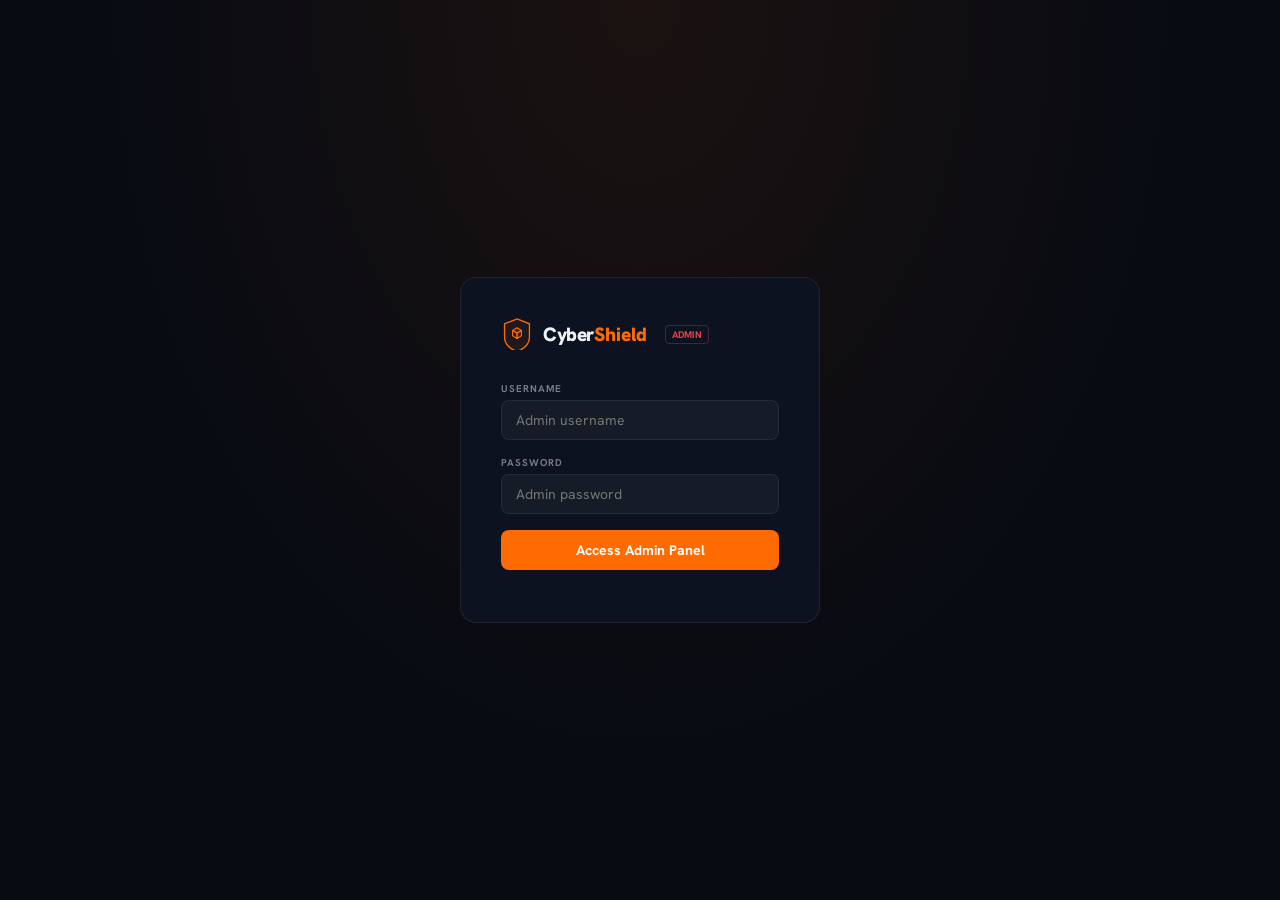
<file: admin.html>
<!DOCTYPE html>
<html lang="en">
<head>
<!-- Google tag (gtag.js) -->
<script async src="https://www.googletagmanager.com/gtag/js?id=G-KNS974VS3N"></script>
<script>
  window.dataLayer = window.dataLayer || [];
  function gtag(){dataLayer.push(arguments);}
  gtag('js', new Date());
  gtag('config', 'G-KNS974VS3N');
</script>
<meta charset="UTF-8"/>
<meta name="viewport" content="width=device-width,initial-scale=1"/>
<link rel="icon" type="image/svg+xml" href="/favicon.svg"/>
<title>CyberShield Admin</title>
<link href="https://fonts.googleapis.com/css2?family=Hanken+Grotesk:wght@400;500;600;700;800;900&family=JetBrains+Mono:wght@400;600&display=swap" rel="stylesheet"/>
<style>
*{box-sizing:border-box;margin:0;padding:0}
:root{
  --bg:#080b12;--bg2:#0d1220;--bg3:#111827;
  --orange:#FF6B00;--orange-dim:rgba(255,107,0,0.08);--orange-border:rgba(255,107,0,0.2);
  --green:#10B981;--red:#EF4444;--yellow:#F59E0B;--blue:#3B82F6;--purple:#8B5CF6;
  --text:#f0f2f8;--muted:rgba(255,255,255,0.45);--dim:rgba(255,255,255,0.25);
  --border:rgba(255,255,255,0.07);--border2:rgba(255,255,255,0.04);
  --font:'Hanken Grotesk',sans-serif;--mono:'JetBrains Mono',monospace;
}
body{background:var(--bg);color:var(--text);font-family:var(--font);min-height:100vh;overflow-x:hidden}

/* LOGIN */
#login-page{display:flex;align-items:center;justify-content:center;min-height:100vh;background:radial-gradient(ellipse at 50% 0%,rgba(255,107,0,0.08) 0%,transparent 60%)}
.login-box{background:var(--bg2);border:1px solid var(--border);border-radius:16px;padding:2.5rem;width:360px}
.login-logo{display:flex;align-items:center;gap:10px;font-size:1.2rem;font-weight:900;margin-bottom:2rem;word-spacing:0}
.login-logo svg{width:32px;height:32px}
.login-logo .acc{color:var(--orange);margin-left:0;letter-spacing:normal}
.l-label{font-size:0.62rem;font-weight:700;text-transform:uppercase;letter-spacing:0.1em;color:var(--muted);margin-bottom:5px}
.l-input{width:100%;background:rgba(255,255,255,0.04);border:1px solid var(--border);border-radius:8px;padding:10px 14px;color:var(--text);font-size:0.875rem;font-family:var(--font);outline:none;margin-bottom:1rem}
.l-input:focus{border-color:var(--orange-border)}
.l-btn{width:100%;background:var(--orange);color:#fff;border:none;border-radius:8px;padding:11px;font-size:0.875rem;font-weight:700;cursor:pointer;font-family:var(--font)}
.l-err{color:var(--red);font-size:0.75rem;margin-top:0.75rem;text-align:center}

/* ADMIN LAYOUT */
#admin-page{display:none;min-height:100vh}
.a-header{background:var(--bg2);border-bottom:1px solid var(--border);padding:0 2rem;height:56px;display:flex;align-items:center;justify-content:space-between;position:sticky;top:0;z-index:100}
.a-logo{display:flex;align-items:center;gap:10px;font-size:1rem;font-weight:900}
.a-logo .acc{color:var(--orange);margin-left:0}
.a-badge{font-size:0.55rem;font-weight:800;padding:2px 8px;background:rgba(239,68,68,0.15);color:var(--red);border:1px solid rgba(239,68,68,0.2);border-radius:4px;text-transform:uppercase;letter-spacing:0.1em;margin-left:4px}
.a-nav{display:flex;gap:0;border-bottom:1px solid var(--border)}
.a-tab{padding:0 1.5rem;height:44px;display:flex;align-items:center;font-size:0.78rem;font-weight:600;color:var(--muted);cursor:pointer;border-bottom:2px solid transparent;transition:all 0.15s;white-space:nowrap}
.a-tab:hover{color:var(--text)}
.a-tab.active{color:var(--orange);border-bottom-color:var(--orange)}
.a-body{padding:2rem;max-width:1400px;margin:0 auto}
.a-page{display:none}.a-page.active{display:block}

/* KPI CARDS */
.kpi-grid{display:grid;grid-template-columns:repeat(auto-fill,minmax(200px,1fr));gap:1rem;margin-bottom:2rem}
.kpi{background:var(--bg2);border:1px solid var(--border);border-radius:12px;padding:1.25rem 1.5rem;position:relative;overflow:hidden}
.kpi::before{content:'';position:absolute;top:0;left:0;right:0;height:2px}
.kpi.orange::before{background:var(--orange)}
.kpi.green::before{background:var(--green)}
.kpi.red::before{background:var(--red)}
.kpi.blue::before{background:var(--blue)}
.kpi.purple::before{background:var(--purple)}
.kpi.yellow::before{background:var(--yellow)}
.kpi-label{font-size:0.62rem;font-weight:700;text-transform:uppercase;letter-spacing:0.1em;color:var(--muted);margin-bottom:0.625rem}
.kpi-val{font-size:2rem;font-weight:900;letter-spacing:-0.04em;line-height:1}
.kpi-sub{font-size:0.68rem;color:var(--muted);margin-top:4px}
.kpi-trend{font-size:0.68rem;font-weight:600;margin-top:6px}
.kpi-trend.up{color:var(--green)}.kpi-trend.down{color:var(--red)}

/* TABLES */
.a-card{background:var(--bg2);border:1px solid var(--border);border-radius:12px;overflow:hidden;margin-bottom:1.5rem}
.a-card-hd{padding:1rem 1.5rem;display:flex;align-items:center;justify-content:space-between;border-bottom:1px solid var(--border)}
.a-card-title{font-size:0.875rem;font-weight:700}
.a-tbl{width:100%;border-collapse:collapse}
.a-tbl th{font-size:0.6rem;font-weight:700;text-transform:uppercase;letter-spacing:0.1em;color:var(--muted);padding:0.75rem 1.5rem;text-align:left;border-bottom:1px solid var(--border);background:rgba(255,255,255,0.01)}
.a-tbl td{padding:0.875rem 1.5rem;border-bottom:1px solid var(--border2);font-size:0.8rem;vertical-align:middle}
.a-tbl tr:last-child td{border-bottom:none}
.a-tbl tr:hover td{background:rgba(255,255,255,0.02)}
.chip{display:inline-flex;align-items:center;font-size:0.6rem;font-weight:700;padding:2px 8px;border-radius:4px;text-transform:uppercase;letter-spacing:0.06em}
.chip-green{background:rgba(16,185,129,0.1);color:var(--green);border:1px solid rgba(16,185,129,0.2)}
.chip-orange{background:var(--orange-dim);color:var(--orange);border:1px solid var(--orange-border)}
.chip-red{background:rgba(239,68,68,0.1);color:var(--red);border:1px solid rgba(239,68,68,0.2)}
.chip-blue{background:rgba(59,130,246,0.1);color:var(--blue);border:1px solid rgba(59,130,246,0.2)}
.chip-gray{background:rgba(255,255,255,0.05);color:var(--muted);border:1px solid var(--border)}

/* ACTION BUTTONS */
.act-btn{font-size:0.68rem;font-weight:600;padding:4px 10px;border-radius:5px;cursor:pointer;font-family:var(--font);border:1px solid var(--border);background:transparent;color:var(--muted);transition:all 0.15s}
.act-btn:hover{border-color:var(--orange-border);color:var(--orange)}
.act-btn.danger:hover{border-color:rgba(239,68,68,0.3);color:var(--red)}

/* SEARCH */
.a-search{background:rgba(255,255,255,0.04);border:1px solid var(--border);border-radius:8px;padding:8px 14px;color:var(--text);font-size:0.78rem;font-family:var(--font);outline:none;width:240px}
.a-search:focus{border-color:var(--orange-border)}

/* SECTION TITLE */
.sec-hd{font-size:0.62rem;font-weight:800;text-transform:uppercase;letter-spacing:0.12em;color:var(--orange);margin-bottom:1rem;display:flex;align-items:center;gap:8px}
.sec-hd::after{content:'';flex:1;height:1px;background:var(--orange-border)}

/* LOADING */
.spin{width:20px;height:20px;border:2px solid var(--border);border-top-color:var(--orange);border-radius:50%;animation:spin 0.8s linear infinite;margin:2rem auto}
@keyframes spin{to{transform:rotate(360deg)}}
.loading-row td{text-align:center;color:var(--muted);padding:2rem!important}

/* MONO */
.mono{font-family:var(--mono);font-size:0.75rem}

/* MODAL */
.modal-ov{display:none;position:fixed;inset:0;background:rgba(0,0,0,0.8);z-index:200;align-items:center;justify-content:center}
.modal-ov.show{display:flex}
.modal-box{background:var(--bg3);border:1px solid var(--border);border-radius:16px;padding:2rem;width:440px;max-width:92vw;position:relative}
.modal-title{font-size:1rem;font-weight:800;margin-bottom:1.25rem}
.modal-close{position:absolute;top:1rem;right:1rem;background:rgba(255,255,255,0.05);border:1px solid var(--border);border-radius:6px;color:var(--muted);cursor:pointer;font-size:1rem;padding:3px 8px;font-family:var(--font)}

/* REFRESH BTN */
.refresh-btn{font-size:0.68rem;font-weight:600;padding:5px 12px;border-radius:6px;cursor:pointer;font-family:var(--font);border:1px solid var(--border);background:transparent;color:var(--muted);transition:all 0.15s}
.refresh-btn:hover{color:var(--text);border-color:rgba(255,255,255,0.15)}

/* GRIDS */
.two-col{display:grid;grid-template-columns:1fr 1fr;gap:1.5rem}
.three-col{display:grid;grid-template-columns:1fr 1fr 1fr;gap:1.5rem}
@media(max-width:900px){.two-col,.three-col{grid-template-columns:1fr}}
</style>
</head>
<body>

<!-- LOGIN -->
<div id="login-page">
  <div class="login-box">
    <div class="login-logo">
      <svg viewBox="0 0 30 36" fill="none">
        <path d="M15 1L29 6.5V21C29 30 22 35.5 15 37.5C8 35.5 1 30 1 21V6.5L15 1Z" fill="rgba(255,107,0,0.08)" stroke="#FF6B00" stroke-width="1.5"/>
        <path d="M15 11L20 14L15 17L10 14Z" fill="rgba(255,107,0,0.2)" stroke="#FF6B00" stroke-width="1.25" stroke-linejoin="round"/>
        <path d="M10 14L15 17V23L10 20Z" stroke="#FF6B00" stroke-width="1.25" stroke-linejoin="round"/>
        <path d="M20 14L15 17V23L20 20Z" fill="rgba(255,107,0,0.1)" stroke="#FF6B00" stroke-width="1.25" stroke-linejoin="round"/>
      </svg><span style="display:inline-flex;gap:0;letter-spacing:-0.02em">Cyber<span class="acc">Shield</span></span><span style="font-size:0.6rem;color:var(--red);font-weight:700;border:1px solid rgba(239,68,68,0.3);padding:2px 6px;border-radius:4px;margin-left:8px">ADMIN</span>
    </div>
    <div class="l-label">Username</div>
    <input class="l-input" type="text" id="admin-username" placeholder="Admin username" onkeydown="if(event.key==='Enter')doAdminLogin()"/>
    <div class="l-label">Password</div>
    <input class="l-input" type="password" id="admin-user-pass" placeholder="Admin password" onkeydown="if(event.key==='Enter')doAdminLogin()"/>
    <button class="l-btn" onclick="doAdminLogin()">Access Admin Panel</button>
    <div class="l-err" id="login-err"></div>
  </div>
</div>

<!-- ADMIN PANEL -->
<div id="admin-page">
  <div class="a-header">
    <div style="display:flex;align-items:center;gap:12px">
      <div class="a-logo">
        <svg viewBox="0 0 30 36" fill="none" style="width:24px;height:24px">
          <path d="M15 1L29 6.5V21C29 30 22 35.5 15 37.5C8 35.5 1 30 1 21V6.5L15 1Z" fill="rgba(255,107,0,0.08)" stroke="#FF6B00" stroke-width="1.5"/>
          <path d="M15 11L20 14L15 17L10 14Z" fill="rgba(255,107,0,0.2)" stroke="#FF6B00" stroke-width="1.25" stroke-linejoin="round"/>
          <path d="M10 14L15 17V23L10 20Z" stroke="#FF6B00" stroke-width="1.25" stroke-linejoin="round"/>
          <path d="M20 14L15 17V23L20 20Z" fill="rgba(255,107,0,0.1)" stroke="#FF6B00" stroke-width="1.25" stroke-linejoin="round"/>
        </svg><span style="display:inline-flex;gap:0;letter-spacing:-0.02em">Cyber<span class="acc">Shield</span></span>
      </div>
      <span class="a-badge">Admin</span>
    </div>
    <div style="display:flex;align-items:center;gap:1rem">
      <div style="font-size:0.72rem;color:var(--muted)" id="last-refresh">—</div>
      <button class="refresh-btn" onclick="refreshAll()">↻ Refresh</button>
      <button class="refresh-btn" onclick="adminLogout()">Sign out</button>
    </div>
  </div>

  <div class="a-nav" id="admin-nav">
    <div class="a-tab active" onclick="switchAdminTab('overview',this)">Overview</div>
    <div class="a-tab" onclick="switchAdminTab('customers',this)">Customers</div>
    <div class="a-tab" onclick="switchAdminTab('revenue',this)">Revenue</div>
    <div class="a-tab" onclick="switchAdminTab('trials',this)">Trials</div>
    <div class="a-tab" onclick="switchAdminTab('activity',this)">Security Activity</div>
    <div class="a-tab" onclick="switchAdminTab('users',this)">Users</div>
    <div class="a-tab" onclick="switchAdminTab('scanner',this)">Scanner</div>
    <div class="a-tab" onclick="switchAdminTab('waitlist',this)">Waitlist</div>
  </div>

  <div class="a-body">

    <!-- OVERVIEW -->
    <div class="a-page active" id="page-overview">
      <div class="kpi-grid" id="kpi-grid">
        <div class="kpi orange"><div class="kpi-label">MRR</div><div class="kpi-val" id="kpi-mrr">—</div><div class="kpi-sub">Monthly Recurring Revenue</div></div>
        <div class="kpi green"><div class="kpi-label">Active Customers</div><div class="kpi-val" id="kpi-active">—</div><div class="kpi-sub">Paid subscriptions</div></div>
        <div class="kpi blue"><div class="kpi-label">Trial Users</div><div class="kpi-val" id="kpi-trials">—</div><div class="kpi-sub">14-day free trials</div></div>
        <div class="kpi purple"><div class="kpi-label">Total Users</div><div class="kpi-val" id="kpi-users">—</div><div class="kpi-sub">All registered users</div></div>
        <div class="kpi yellow"><div class="kpi-label">ARR</div><div class="kpi-val" id="kpi-arr">—</div><div class="kpi-sub">Annual Recurring Revenue</div></div>
        <div class="kpi red"><div class="kpi-label">Churned</div><div class="kpi-val" id="kpi-churned">—</div><div class="kpi-sub">Canceled subscriptions</div></div>
      </div>

      <div class="two-col">
        <div class="a-card">
          <div class="a-card-hd"><div class="a-card-title">Recent Signups</div></div>
          <table class="a-tbl">
            <thead><tr><th>Company</th><th>Plan</th><th>Joined</th><th>Status</th></tr></thead>
            <tbody id="recent-signups"><tr class="loading-row"><td colspan="4"><div class="spin"></div></td></tr></tbody>
          </table>
        </div>
        <div class="a-card">
          <div class="a-card-hd"><div class="a-card-title">Trials Expiring Soon</div></div>
          <table class="a-tbl">
            <thead><tr><th>Company</th><th>Expires</th><th>Days Left</th><th>Action</th></tr></thead>
            <tbody id="expiring-trials"><tr class="loading-row"><td colspan="4"><div class="spin"></div></td></tr></tbody>
          </table>
        </div>
      </div>

      <div class="a-card">
        <div class="a-card-hd"><div class="a-card-title">Security Activity (Last 30 Days)</div></div>
        <div style="display:grid;grid-template-columns:repeat(4,1fr);gap:0">
          <div style="padding:1.5rem;border-right:1px solid var(--border2);text-align:center">
            <div style="font-size:2rem;font-weight:900;color:var(--orange)" id="stat-scans">—</div>
            <div style="font-size:0.68rem;color:var(--muted);margin-top:4px">Total Scans</div>
          </div>
          <div style="padding:1.5rem;border-right:1px solid var(--border2);text-align:center">
            <div style="font-size:2rem;font-weight:900;color:var(--red)" id="stat-breaches">—</div>
            <div style="font-size:0.68rem;color:var(--muted);margin-top:4px">Breaches Found</div>
          </div>
          <div style="padding:1.5rem;border-right:1px solid var(--border2);text-align:center">
            <div style="font-size:2rem;font-weight:900;color:var(--green)" id="stat-trainings">—</div>
            <div style="font-size:0.68rem;color:var(--muted);margin-top:4px">Trainings Done</div>
          </div>
          <div style="padding:1.5rem;text-align:center">
            <div style="font-size:2rem;font-weight:900;color:var(--blue)" id="stat-conversion">—</div>
            <div style="font-size:0.68rem;color:var(--muted);margin-top:4px">Trial Conversion %</div>
          </div>
        </div>
      </div>
    </div>

    <!-- CUSTOMERS -->
    <div class="a-page" id="page-customers">
      <div class="a-card">
        <div class="a-card-hd">
          <div class="a-card-title">All Customers</div>
          <input class="a-search" id="customer-search" placeholder="Search by company or email..." oninput="filterCustomers()"/>
        </div>
        <table class="a-tbl">
          <thead><tr><th>Company</th><th>Owner</th><th>Plan</th><th>Status</th><th>MRR</th><th>Joined</th><th>Last Active</th><th>Actions</th></tr></thead>
          <tbody id="customers-tbody"><tr class="loading-row"><td colspan="8"><div class="spin"></div></td></tr></tbody>
        </table>
      </div>
    </div>

    <!-- REVENUE -->
    <div class="a-page" id="page-revenue">
      <div class="kpi-grid">
        <div class="kpi orange"><div class="kpi-label">MRR</div><div class="kpi-val" id="rev-mrr">—</div><div class="kpi-sub">Monthly Recurring Revenue</div></div>
        <div class="kpi green"><div class="kpi-label">ARR</div><div class="kpi-val" id="rev-arr">—</div><div class="kpi-sub">Annual Recurring Revenue</div></div>
        <div class="kpi blue"><div class="kpi-label">Avg Revenue/Customer</div><div class="kpi-val" id="rev-arpu">—</div><div class="kpi-sub">ARPU</div></div>
        <div class="kpi red"><div class="kpi-label">Failed Payments</div><div class="kpi-val" id="rev-failed">—</div><div class="kpi-sub">Needs attention</div></div>
      </div>
      <div class="a-card">
        <div class="a-card-hd"><div class="a-card-title">Revenue by Plan</div></div>
        <table class="a-tbl">
          <thead><tr><th>Plan</th><th>Price</th><th>Customers</th><th>MRR</th><th>% of Total</th></tr></thead>
          <tbody id="revenue-by-plan"><tr class="loading-row"><td colspan="5"><div class="spin"></div></td></tr></tbody>
        </table>
      </div>
      <div class="a-card">
        <div class="a-card-hd"><div class="a-card-title">Failed Payments</div></div>
        <table class="a-tbl">
          <thead><tr><th>Company</th><th>Amount</th><th>Failed</th><th>Action</th></tr></thead>
          <tbody id="failed-payments"><tr class="loading-row"><td colspan="4"><div class="spin"></div></td></tr></tbody>
        </table>
      </div>
    </div>

    <!-- TRIALS -->
    <div class="a-page" id="page-trials">
      <div class="kpi-grid">
        <div class="kpi blue"><div class="kpi-label">Active Trials</div><div class="kpi-val" id="trial-active">—</div><div class="kpi-sub">Currently trialing</div></div>
        <div class="kpi green"><div class="kpi-label">Converted Today</div><div class="kpi-val" id="trial-today">—</div><div class="kpi-sub">Trial → paid</div></div>
        <div class="kpi orange"><div class="kpi-label">Conversion Rate</div><div class="kpi-val" id="trial-rate">—</div><div class="kpi-sub">All time</div></div>
        <div class="kpi red"><div class="kpi-label">Expiring in 3 days</div><div class="kpi-val" id="trial-expiring">—</div><div class="kpi-sub">Need outreach</div></div>
      </div>
      <div class="a-card">
        <div class="a-card-hd"><div class="a-card-title">All Active Trials</div></div>
        <table class="a-tbl">
          <thead><tr><th>Company</th><th>Owner Email</th><th>Started</th><th>Expires</th><th>Days Left</th><th>Activity</th><th>Action</th></tr></thead>
          <tbody id="trials-tbody"><tr class="loading-row"><td colspan="7"><div class="spin"></div></td></tr></tbody>
        </table>
      </div>
    </div>

    <!-- SECURITY ACTIVITY -->
    <div class="a-page" id="page-activity">
      <div class="kpi-grid">
        <div class="kpi orange"><div class="kpi-label">Total Scans</div><div class="kpi-val" id="act-scans">—</div></div>
        <div class="kpi red"><div class="kpi-label">Breaches Detected</div><div class="kpi-val" id="act-breaches">—</div></div>
        <div class="kpi green"><div class="kpi-label">Trainings Completed</div><div class="kpi-val" id="act-trainings">—</div></div>
        <div class="kpi blue"><div class="kpi-label">Avg Score</div><div class="kpi-val" id="act-score">—</div></div>
      </div>
      <div class="a-card">
        <div class="a-card-hd"><div class="a-card-title">Most Active Accounts</div></div>
        <table class="a-tbl">
          <thead><tr><th>Company</th><th>Plan</th><th>Scans</th><th>Breaches Checked</th><th>Trainings</th><th>Security Score</th><th>Last Active</th></tr></thead>
          <tbody id="activity-tbody"><tr class="loading-row"><td colspan="7"><div class="spin"></div></td></tr></tbody>
        </table>
      </div>
    </div>

    <!-- USERS -->
    <div class="a-page" id="page-users">
      <div class="a-card">
        <div class="a-card-hd">
          <div class="a-card-title">All Users</div>
          <input class="a-search" id="user-search" placeholder="Search users..." oninput="filterUsers()"/>
        </div>
        <table class="a-tbl">
          <thead><tr><th>Name</th><th>Email</th><th>Company</th><th>Role</th><th>Verified</th><th>Joined</th><th>Action</th></tr></thead>
          <tbody id="users-tbody"><tr class="loading-row"><td colspan="7"><div class="spin"></div></td></tr></tbody>
        </table>
      </div>
    </div>

    <!-- WAITLIST -->
    <div class="a-page" id="page-waitlist">
      <div class="a-card">
        <div class="a-card-hd">
          <div class="a-card-title">Waitlist Signups</div>
          <button class="refresh-btn" onclick="loadWaitlist()">↻ Refresh</button>
        </div>
        <table class="a-tbl">
          <thead><tr><th>Email</th><th>Signed Up</th><th>Action</th></tr></thead>
          <tbody id="waitlist-tbody"><tr class="loading-row"><td colspan="3"><div class="spin"></div></td></tr></tbody>
        </table>
      </div>
    </div>

    <!-- SCANNER PAGE -->
    <div class="a-page" id="page-scanner">
      <div style="display:grid;grid-template-columns:1fr 1fr;gap:1.5rem;align-items:start">
        <div class="a-card">
          <div class="a-card-hd"><div class="a-card-title">Vulnerability Scanner</div><div style="font-size:0.7rem;color:var(--muted)">Unlimited · Admin only</div></div>
          <div style="padding:1.5rem">
            <div class="l-label" style="margin-bottom:6px">Target URL</div>
            <input id="admin-scan-url" class="a-search" style="width:100%;margin-bottom:1rem;padding:10px 14px;font-size:0.875rem" placeholder="https://example.com" onkeydown="if(event.key==='Enter')runAdminScan()"/>
            <button onclick="runAdminScan()" id="admin-scan-btn" style="width:100%;background:var(--orange);color:#fff;border:none;border-radius:8px;padding:11px;font-size:0.875rem;font-weight:700;cursor:pointer;font-family:var(--font)">▶ Run Scan</button>
            <div id="admin-scan-progress" style="margin-top:1rem;display:none">
              <div id="admin-scan-step1" style="display:flex;align-items:center;gap:8px;padding:6px 0;font-size:0.78rem;color:var(--muted)"><span>⏳</span> Checking SSL Certificate...</div>
              <div id="admin-scan-step2" style="display:flex;align-items:center;gap:8px;padding:6px 0;font-size:0.78rem;color:var(--muted)"><span>⏳</span> Checking Security Headers...</div>
              <div id="admin-scan-step3" style="display:flex;align-items:center;gap:8px;padding:6px 0;font-size:0.78rem;color:var(--muted)"><span>⏳</span> Checking DNS Configuration...</div>
              <div id="admin-scan-step4" style="display:flex;align-items:center;gap:8px;padding:6px 0;font-size:0.78rem;color:var(--muted)"><span>⏳</span> Checking Cookie Security...</div>
            </div>
          </div>
        </div>
        <div class="a-card" id="admin-scan-results-card" style="display:none">
          <div class="a-card-hd">
            <div class="a-card-title">Results <span id="admin-scan-domain" style="color:var(--muted);font-weight:400;font-size:0.72rem"></span></div>
            <button onclick="downloadAdminPDF()" style="font-size:0.68rem;font-weight:600;padding:5px 12px;border-radius:6px;cursor:pointer;font-family:var(--font);border:1px solid var(--orange-border);background:var(--orange-dim);color:var(--orange)">⬇ PDF</button>
          </div>
          <div style="display:grid;grid-template-columns:1fr 1fr 1fr;border-bottom:1px solid var(--border)">
            <div style="padding:1rem;text-align:center;border-right:1px solid var(--border2)"><div style="font-size:1.75rem;font-weight:900;color:var(--green)" id="admin-pass-count">0</div><div style="font-size:0.62rem;color:var(--muted);margin-top:2px">PASSED</div></div>
            <div style="padding:1rem;text-align:center;border-right:1px solid var(--border2)"><div style="font-size:1.75rem;font-weight:900;color:var(--red)" id="admin-fail-count">0</div><div style="font-size:0.62rem;color:var(--muted);margin-top:2px">FAILED</div></div>
            <div style="padding:1rem;text-align:center"><div style="font-size:1.75rem;font-weight:900;color:var(--yellow)" id="admin-warn-count">0</div><div style="font-size:0.62rem;color:var(--muted);margin-top:2px">WARNINGS</div></div>
          </div>
          <div style="padding:0.75rem 1.5rem;border-bottom:1px solid var(--border);display:flex;gap:1.5rem">
            <div style="font-size:0.78rem">Risk Score: <strong id="admin-risk-score" style="color:var(--orange)">—</strong></div>
            <div style="font-size:0.78rem">Risk Level: <strong id="admin-risk-level" style="color:var(--orange)">—</strong></div>
          </div>
          <div id="admin-findings-list" style="max-height:500px;overflow-y:auto"></div>
        </div>
      </div>
      <div class="a-card" id="admin-recs-card" style="display:none;margin-top:1.5rem">
        <div class="a-card-hd"><div class="a-card-title">Recommended Fixes</div></div>
        <div id="admin-recs-list" style="padding:1rem;display:flex;flex-direction:column;gap:0.75rem"></div>
      </div>
    </div>

  </div>
</div>

<!-- EXTEND TRIAL MODAL -->
<div class="modal-ov" id="extend-modal">
  <div class="modal-box">
    <button class="modal-close" onclick="closeModal('extend-modal')">×</button>
    <div class="modal-title">Extend Trial</div>
    <div style="font-size:0.8rem;color:var(--muted);margin-bottom:1.25rem">Extend trial for <strong id="extend-company" style="color:var(--text)"></strong></div>
    <div class="l-label">Extra Days</div>
    <input class="l-input" type="number" id="extend-days" value="7" min="1" max="90"/>
    <button class="l-btn" onclick="doExtendTrial()">Extend Trial</button>
    <div id="extend-msg" style="margin-top:0.75rem;font-size:0.75rem;text-align:center"></div>
  </div>
</div>

<script>
const API = 'https://cybershield-backend-production-492b.up.railway.app';
let adminToken = sessionStorage.getItem('admin_token');
let allCustomers = [];
let allUsers = [];
let currentExtendId = null;

// ── AUTH ──────────────────────────────────────────────────────
async function doAdminLogin(){
  // Admin credentials — change these to whatever you want
  const ADMIN_USERNAME = 'CyberShieldAdmin';
  const ADMIN_PASSWORD = 'CS@Admin2026!';
  // Scanner account — your CyberShield login
  const SCANNER_EMAIL = 'njirussnkar@gmail.com';
  const SCANNER_PASS  = 'YOUR_CYBERSHIELD_PASSWORD'; // set this once

  const username = document.getElementById('admin-username').value.trim();
  const password = document.getElementById('admin-user-pass').value;
  const err = document.getElementById('login-err');

  if(!username||!password){ err.textContent='Enter username and password.'; return; }
  if(username !== ADMIN_USERNAME || password !== ADMIN_PASSWORD){
    err.textContent='Incorrect username or password.';
    return;
  }

  err.textContent = 'Signing in...';

  // Get JWT for scanner in background
  try{
    const r = await fetch(`${API}/auth/login`, {
      method:'POST',
      headers:{'Content-Type':'application/json'},
      body:JSON.stringify({email: SCANNER_EMAIL, password: SCANNER_PASS})
    });
    const d = await r.json();
    if(r.ok && d.accessToken){
      sessionStorage.setItem('cs_token', d.accessToken);
    }
  }catch(e){ /* scanner won't work but admin still loads */ }

  adminToken = 'admin_' + Date.now();
  sessionStorage.setItem('admin_token', adminToken);
  err.textContent = '';
  showAdmin();
}

function adminLogout(){
  sessionStorage.removeItem('admin_token');
  adminToken = null;
  document.getElementById('admin-page').style.display = 'none';
  document.getElementById('login-page').style.display = 'flex';
}

function showAdmin(){
  document.getElementById('login-page').style.display = 'none';
  document.getElementById('admin-page').style.display = 'block';
  refreshAll();
}

if(adminToken) showAdmin();

// ── TABS ──────────────────────────────────────────────────────
function switchAdminTab(name, el){
  document.querySelectorAll('.a-tab').forEach(t=>t.classList.remove('active'));
  document.querySelectorAll('.a-page').forEach(p=>p.classList.remove('active'));
  el.classList.add('active');
  document.getElementById('page-'+name).classList.add('active');
  if(name==='waitlist') loadWaitlist();
}

// ── API CALLS ─────────────────────────────────────────────────
async function adminFetch(path){
  const r = await fetch(`${API}${path}`, {
    headers: {'Authorization': 'Bearer ' + adminToken}
  });
  return r.json();
}

// ── REFRESH ALL ───────────────────────────────────────────────
async function refreshAll(){
  document.getElementById('last-refresh').textContent = 'Loading...';
  await Promise.all([
    loadOverview(),
    loadCustomers(),
    loadRevenue(),
    loadTrials(),
    loadActivity(),
    loadUsers()
  ]);
  document.getElementById('last-refresh').textContent = 'Updated ' + new Date().toLocaleTimeString();
}

// ── OVERVIEW ──────────────────────────────────────────────────
async function loadOverview(){
  try{
    // Get companies from Supabase via backend
    const d = await adminFetch('/admin/overview');
    
    if(d.mrr !== undefined){
      document.getElementById('kpi-mrr').textContent = '$' + (d.mrr||0).toLocaleString();
      document.getElementById('kpi-arr').textContent = '$' + ((d.mrr||0)*12).toLocaleString();
      document.getElementById('kpi-active').textContent = d.activeCustomers||0;
      document.getElementById('kpi-trials').textContent = d.trialUsers||0;
      document.getElementById('kpi-users').textContent = d.totalUsers||0;
      document.getElementById('kpi-churned').textContent = d.churned||0;
      document.getElementById('rev-mrr').textContent = '$' + (d.mrr||0).toLocaleString();
      document.getElementById('rev-arr').textContent = '$' + ((d.mrr||0)*12).toLocaleString();
      const arpu = d.activeCustomers>0?Math.round(d.mrr/d.activeCustomers):0;
      document.getElementById('rev-arpu').textContent = '$' + arpu;
      document.getElementById('stat-scans').textContent = d.totalScans||0;
      document.getElementById('stat-breaches').textContent = d.totalBreaches||0;
      document.getElementById('stat-trainings').textContent = d.totalTrainings||0;
      document.getElementById('act-scans').textContent = d.totalScans||0;
      document.getElementById('act-breaches').textContent = d.totalBreaches||0;
      document.getElementById('act-trainings').textContent = d.totalTrainings||0;
      document.getElementById('act-score').textContent = d.avgScore||'—';
      document.getElementById('trial-active').textContent = d.trialUsers||0;
      document.getElementById('trial-today').textContent = d.convertedToday||0;
      document.getElementById('trial-expiring').textContent = d.expiringIn3Days||0;
      const rate = d.totalCustomers>0?Math.round((d.activeCustomers/(d.totalCustomers||1))*100):0;
      document.getElementById('trial-rate').textContent = rate+'%';
      document.getElementById('stat-conversion').textContent = rate+'%';
    }

    // Recent signups
    if(d.recentSignups){
      document.getElementById('recent-signups').innerHTML = d.recentSignups.length ?
        d.recentSignups.map(c=>`<tr>
          <td><strong>${esc(c.name)}</strong></td>
          <td>${planChip(c.plan)}</td>
          <td style="color:var(--muted)">${timeAgo(c.created_at)}</td>
          <td>${statusChip(c.subscription_status)}</td>
        </tr>`).join('') :
        '<tr><td colspan="4" style="text-align:center;color:var(--muted);padding:1.5rem">No signups yet</td></tr>';
    }

    // Expiring trials
    if(d.expiringTrials){
      document.getElementById('expiring-trials').innerHTML = d.expiringTrials.length ?
        d.expiringTrials.map(c=>{
          const days = Math.ceil((new Date(c.trial_ends_at)-new Date())/(1000*60*60*24));
          return `<tr>
            <td><strong>${esc(c.name)}</strong></td>
            <td style="color:var(--muted)">${c.trial_ends_at?new Date(c.trial_ends_at).toLocaleDateString():'-'}</td>
            <td><span style="color:${days<=1?'var(--red)':days<=3?'var(--yellow)':'var(--green)'};font-weight:700">${days}d</span></td>
            <td><button class="act-btn" onclick="openExtend('${c.id}','${esc(c.name)}')">Extend</button></td>
          </tr>`;
        }).join('') :
        '<tr><td colspan="4" style="text-align:center;color:var(--muted);padding:1.5rem">No trials expiring soon</td></tr>';
    }
  }catch(e){
    console.error('Overview error:', e);
    showFallback();
  }
}

function showFallback(){
  // Show placeholder data when admin endpoint not available
  document.getElementById('kpi-mrr').textContent = '$0';
  document.getElementById('kpi-arr').textContent = '$0';
  document.getElementById('kpi-active').textContent = '0';
  document.getElementById('kpi-trials').textContent = '0';
  document.getElementById('kpi-users').textContent = '0';
  document.getElementById('kpi-churned').textContent = '0';
  document.getElementById('rev-mrr').textContent = '$0';
  document.getElementById('rev-arr').textContent = '$0';
  document.getElementById('rev-arpu').textContent = '$0';
  document.getElementById('rev-failed').textContent = '0';
  document.getElementById('stat-scans').textContent = '0';
  document.getElementById('stat-breaches').textContent = '0';
  document.getElementById('stat-trainings').textContent = '0';
  document.getElementById('stat-conversion').textContent = '0%';
  document.getElementById('trial-active').textContent = '0';
  document.getElementById('trial-today').textContent = '0';
  document.getElementById('trial-rate').textContent = '0%';
  document.getElementById('trial-expiring').textContent = '0';
  document.getElementById('act-scans').textContent = '0';
  document.getElementById('act-breaches').textContent = '0';
  document.getElementById('act-trainings').textContent = '0';
  document.getElementById('act-score').textContent = '—';
  ['recent-signups','expiring-trials','customers-tbody','revenue-by-plan','failed-payments','trials-tbody','activity-tbody','users-tbody'].forEach(id=>{
    const el = document.getElementById(id);
    if(el) el.innerHTML = `<tr><td colspan="8" style="text-align:center;color:var(--muted);padding:1.5rem;font-size:0.78rem">⚠ Admin API endpoint not set up yet — <a href="#" style="color:var(--orange)" onclick="setupInfo()">see setup info</a></td></tr>`;
  });
}

function setupInfo(){
  alert('To enable live admin data, add the /admin/overview route to your backend.\n\nFor now, you can view data directly in Supabase or Stripe dashboards.');
}

// ── CUSTOMERS ─────────────────────────────────────────────────
async function loadCustomers(){
  try{
    const d = await adminFetch('/admin/customers');
    allCustomers = d.customers||[];
    renderCustomers(allCustomers);
  }catch(e){ /* handled by fallback */ }
}

function renderCustomers(list){
  const tbody = document.getElementById('customers-tbody');
  if(!list.length){ tbody.innerHTML='<tr><td colspan="8" style="text-align:center;color:var(--muted);padding:1.5rem">No customers yet</td></tr>'; return; }
  tbody.innerHTML = list.map(c=>{
    const mrr = c.plan==='starter'?49:c.plan==='business'?199:c.plan==='enterprise'?599:0;
    return `<tr>
      <td><strong>${esc(c.name)}</strong></td>
      <td style="color:var(--muted);font-size:0.75rem">${esc(c.owner_email||'—')}</td>
      <td>${planChip(c.plan)}</td>
      <td>${statusChip(c.subscription_status)}</td>
      <td style="color:var(--orange);font-weight:700">$${mrr}/mo</td>
      <td style="color:var(--muted);font-size:0.75rem">${c.created_at?new Date(c.created_at).toLocaleDateString():'-'}</td>
      <td style="color:var(--muted);font-size:0.75rem">${c.last_active?timeAgo(c.last_active):'Never'}</td>
      <td style="display:flex;gap:4px;flex-wrap:wrap">
        <button class="act-btn" onclick="openExtend('${c.id}','${esc(c.name)}')">Extend</button>
        <button class="act-btn danger" onclick="cancelSubscription('${c.id}','${esc(c.name)}')">Cancel Sub</button>
        <button class="act-btn danger" onclick="suspendAccount('${c.id}','${esc(c.name)}')">Suspend</button>
        <button class="act-btn danger" onclick="deleteAccount('${c.id}','${esc(c.name)}')">Delete</button>
      </td>
    </tr>`;
  }).join('');
}

function filterCustomers(){
  const q = document.getElementById('customer-search').value.toLowerCase();
  renderCustomers(allCustomers.filter(c=>(c.name||'').toLowerCase().includes(q)||(c.owner_email||'').toLowerCase().includes(q)));
}

// ── REVENUE ───────────────────────────────────────────────────
async function loadRevenue(){
  try{
    const d = await adminFetch('/admin/revenue');
    if(d.byPlan){
      const total = d.mrr||0;
      document.getElementById('revenue-by-plan').innerHTML = d.byPlan.map(p=>`<tr>
        <td>${planChip(p.plan)}</td>
        <td style="color:var(--muted)">$${p.price}/mo</td>
        <td style="font-weight:600">${p.count}</td>
        <td style="color:var(--orange);font-weight:700">$${(p.count*p.price).toLocaleString()}</td>
        <td style="color:var(--muted)">${total?Math.round((p.count*p.price/total)*100):0}%</td>
      </tr>`).join('');
    }
    if(d.failedPayments){
      document.getElementById('rev-failed').textContent = d.failedPayments.length;
      document.getElementById('failed-payments').innerHTML = d.failedPayments.length ?
        d.failedPayments.map(p=>`<tr>
          <td><strong>${esc(p.company)}</strong></td>
          <td style="color:var(--red)">$${p.amount}</td>
          <td style="color:var(--muted)">${timeAgo(p.failed_at)}</td>
          <td><button class="act-btn" onclick="window.open('https://dashboard.stripe.com','_blank')">View in Stripe</button></td>
        </tr>`).join('') :
        '<tr><td colspan="4" style="text-align:center;color:var(--green);padding:1.5rem">✓ No failed payments</td></tr>';
    }
  }catch(e){}
}

// ── TRIALS ────────────────────────────────────────────────────
async function loadTrials(){
  try{
    const d = await adminFetch('/admin/trials');
    if(d.trials){
      document.getElementById('trials-tbody').innerHTML = d.trials.length ?
        d.trials.map(t=>{
          const days = t.trial_ends_at?Math.ceil((new Date(t.trial_ends_at)-new Date())/(1000*60*60*24)):'-';
          const dayColor = days<=1?'var(--red)':days<=3?'var(--yellow)':'var(--green)';
          return `<tr>
            <td><strong>${esc(t.name)}</strong></td>
            <td style="color:var(--muted);font-size:0.75rem">${esc(t.owner_email||'—')}</td>
            <td style="color:var(--muted)">${t.created_at?new Date(t.created_at).toLocaleDateString():'-'}</td>
            <td style="color:var(--muted)">${t.trial_ends_at?new Date(t.trial_ends_at).toLocaleDateString():'-'}</td>
            <td><span style="color:${dayColor};font-weight:700">${days}d</span></td>
            <td style="color:var(--muted)">${t.scans||0} scans, ${t.trainings||0} trainings</td>
            <td><button class="act-btn" onclick="openExtend('${t.id}','${esc(t.name)}')">Extend</button></td>
          </tr>`;
        }).join('') :
        '<tr><td colspan="7" style="text-align:center;color:var(--muted);padding:1.5rem">No active trials</td></tr>';
    }
  }catch(e){}
}

// ── ACTIVITY ──────────────────────────────────────────────────
async function loadActivity(){
  try{
    const d = await adminFetch('/admin/activity');
    if(d.companies){
      document.getElementById('activity-tbody').innerHTML = d.companies.length ?
        d.companies.map(c=>{
          const score = Math.max(10,Math.min(100,Math.round(50+Math.min(c.trainings*4,20)+(c.scans>0?15:-10)-Math.min(c.breaches*3,25))));
          const scoreColor = score>=80?'var(--green)':score>=65?'var(--yellow)':score>=45?'var(--orange)':'var(--red)';
          return `<tr>
            <td><strong>${esc(c.name)}</strong></td>
            <td>${planChip(c.plan)}</td>
            <td style="font-weight:600">${c.scans||0}</td>
            <td style="font-weight:600">${c.breach_checks||0}</td>
            <td style="font-weight:600">${c.trainings||0}</td>
            <td><span style="color:${scoreColor};font-weight:700">${score}</span></td>
            <td style="color:var(--muted);font-size:0.75rem">${c.last_active?timeAgo(c.last_active):'Never'}</td>
          </tr>`;
        }).join('') :
        '<tr><td colspan="7" style="text-align:center;color:var(--muted);padding:1.5rem">No activity data yet</td></tr>';
    }
  }catch(e){}
}

// ── USERS ─────────────────────────────────────────────────────
async function loadUsers(){
  try{
    const d = await adminFetch('/admin/users');
    allUsers = d.users||[];
    renderUsers(allUsers);
  }catch(e){}
}

function renderUsers(list){
  const tbody = document.getElementById('users-tbody');
  if(!list.length){ tbody.innerHTML='<tr><td colspan="7" style="text-align:center;color:var(--muted);padding:1.5rem">No users yet</td></tr>'; return; }
  tbody.innerHTML = list.map(u=>`<tr>
    <td><strong>${esc(u.full_name||'—')}</strong></td>
    <td style="color:var(--muted);font-size:0.75rem">${esc(u.email||'—')}</td>
    <td style="color:var(--muted)">${esc(u.company_name||'—')}</td>
    <td>${u.role==='owner'?'<span class="chip chip-orange">Owner</span>':'<span class="chip chip-gray">Member</span>'}</td>
    <td>${u.email_verified?'<span class="chip chip-green">Verified</span>':'<span class="chip chip-red">Unverified</span>'}</td>
    <td style="color:var(--muted);font-size:0.75rem">${u.created_at?new Date(u.created_at).toLocaleDateString():'-'}</td>
    <td><button class="act-btn danger" onclick="suspendUser('${u.id}','${esc(u.full_name||u.email)}')">Suspend</button></td>
  </tr>`).join('');
}

function filterUsers(){
  const q = document.getElementById('user-search').value.toLowerCase();
  renderUsers(allUsers.filter(u=>(u.full_name||'').toLowerCase().includes(q)||(u.email||'').toLowerCase().includes(q)||(u.company_name||'').toLowerCase().includes(q)));
}

// ── ACTIONS ───────────────────────────────────────────────────
function openExtend(id, name){
  currentExtendId = id;
  document.getElementById('extend-company').textContent = name;
  document.getElementById('extend-days').value = 7;
  document.getElementById('extend-msg').textContent = '';
  document.getElementById('extend-modal').classList.add('show');
}

async function doExtendTrial(){
  const days = parseInt(document.getElementById('extend-days').value)||7;
  const msg = document.getElementById('extend-msg');
  msg.textContent = 'Extending...';
  try{
    const r = await fetch(`${API}/admin/extend-trial`, {
      method:'POST',
      headers:{'Content-Type':'application/json','Authorization':'Bearer '+adminToken},
      body:JSON.stringify({companyId:currentExtendId, days})
    });
    const d = await r.json();
    if(r.ok){ msg.style.color='var(--green)'; msg.textContent='Trial extended by '+days+' days.'; setTimeout(()=>closeModal('extend-modal'),1500); }
    else{ msg.style.color='var(--red)'; msg.textContent=d.error||'Failed to extend trial.'; }
  }catch(e){ msg.style.color='var(--red)'; msg.textContent='Connection error.'; }
}

async function cancelSubscription(id, name){
  if(!confirm(`Cancel subscription for ${name}?\n\nThis will cancel their Stripe subscription immediately. They will lose access at the end of their billing period.`)) return;
  try{
    const r = await fetch(`${API}/admin/cancel-subscription`, {
      method:'POST',
      headers:{'Content-Type':'application/json','Authorization':'Bearer '+adminToken},
      body:JSON.stringify({companyId:id})
    });
    const d = await r.json();
    if(r.ok){ alert(`${name}'s subscription has been cancelled.`); loadCustomers(); loadOverview(); }
    else alert('Failed: '+(d.error||'Unknown error'));
  }catch(e){ alert('Connection error.'); }
}

async function deleteAccount(id, name){
  const confirm1 = confirm(`DELETE account for ${name}?\n\nThis will permanently delete ALL their data including scans, breaches, trainings, and users.\n\nThis cannot be undone.`);
  if(!confirm1) return;
  const confirm2 = prompt(`Type DELETE to confirm permanent deletion of ${name}:`);
  if(confirm2 !== 'DELETE'){ alert('Deletion cancelled.'); return; }
  try{
    const r = await fetch(`${API}/admin/delete-account`, {
      method:'POST',
      headers:{'Content-Type':'application/json','Authorization':'Bearer '+adminToken},
      body:JSON.stringify({companyId:id})
    });
    const d = await r.json();
    if(r.ok){ alert(`${name} has been permanently deleted.`); loadCustomers(); loadOverview(); }
    else alert('Failed: '+(d.error||'Unknown error'));
  }catch(e){ alert('Connection error.'); }
}

async function suspendAccount(id, name){
  if(!confirm(`Suspend ${name}? They won't be able to log in.`)) return;
  try{
    await fetch(`${API}/admin/suspend`, {method:'POST',headers:{'Content-Type':'application/json','Authorization':'Bearer '+adminToken},body:JSON.stringify({companyId:id})});
    alert(`${name} has been suspended.`);
    loadCustomers();
  }catch(e){ alert('Failed to suspend account.'); }
}

async function suspendUser(id, name){
  if(!confirm(`Suspend user ${name}?`)) return;
  try{
    await fetch(`${API}/admin/suspend-user`, {method:'POST',headers:{'Content-Type':'application/json','Authorization':'Bearer '+adminToken},body:JSON.stringify({userId:id})});
    alert(`${name} has been suspended.`);
    loadUsers();
  }catch(e){ alert('Failed to suspend user.'); }
}

function closeModal(id){ document.getElementById(id).classList.remove('show'); }

// ── HELPERS ───────────────────────────────────────────────────
function esc(s){ return String(s||'').replace(/[&<>"']/g,c=>({'&':'&amp;','<':'&lt;','>':'&gt;','"':'&quot;',"'":'&#39;'}[c])); }

function timeAgo(d){
  if(!d) return '—';
  const diff = Date.now()-new Date(d).getTime();
  const min=Math.floor(diff/60000),hr=Math.floor(min/60),day=Math.floor(hr/24);
  if(day>30) return new Date(d).toLocaleDateString();
  if(day>0) return day+'d ago';
  if(hr>0) return hr+'h ago';
  if(min>0) return min+'m ago';
  return 'Just now';
}

function planChip(plan){
  const p = (plan||'free').toLowerCase();
  if(p==='enterprise') return '<span class="chip chip-purple" style="background:rgba(139,92,246,0.1);color:#8B5CF6;border:1px solid rgba(139,92,246,0.2)">Enterprise</span>';
  if(p==='business') return '<span class="chip chip-blue">Business</span>';
  if(p==='starter') return '<span class="chip chip-orange">Starter</span>';
  return '<span class="chip chip-gray">Free</span>';
}

function statusChip(s){
  const status = (s||'').toLowerCase();
  if(status==='active') return '<span class="chip chip-green">Active</span>';
  if(status==='trialing') return '<span class="chip chip-blue">Trial</span>';
  if(status==='canceled'||status==='cancelled') return '<span class="chip chip-red">Canceled</span>';
  if(status==='past_due') return '<span class="chip" style="background:rgba(245,158,11,0.1);color:var(--yellow);border:1px solid rgba(245,158,11,0.2)">Past Due</span>';
  return '<span class="chip chip-gray">'+(s||'Unknown')+'</span>';
}

// ── WAITLIST ──────────────────────────────────────────────────
async function loadWaitlist(){
  try{
    const d = await adminFetch('/admin/waitlist');
    const tbody = document.getElementById('waitlist-tbody');
    const list = d.waitlist||[];
    if(!list.length){
      tbody.innerHTML='<tr><td colspan="3" style="text-align:center;color:var(--muted);padding:1.5rem">No waitlist signups yet</td></tr>';
      return;
    }
    tbody.innerHTML = list.map(w=>`<tr>
      <td><strong>${esc(w.email)}</strong></td>
      <td style="color:var(--muted);font-size:0.75rem">${w.created_at?new Date(w.created_at).toLocaleDateString():'-'}</td>
      <td>
        <a href="mailto:${esc(w.email)}" style="font-size:0.68rem;font-weight:600;padding:4px 10px;border-radius:5px;cursor:pointer;font-family:var(--font);border:1px solid var(--border);background:transparent;color:var(--orange);text-decoration:none">Email</a>
      </td>
    </tr>`).join('');
  }catch(e){ console.error('Waitlist error:', e); }
}

// ── ADMIN SCANNER ─────────────────────────────────────────────
const SCANNER_API = 'https://cybershield-backend-production-492b.up.railway.app';
let adminScanToken = null;
let adminLastFindings = [];
let adminLastRecs = [];
let adminLastUrl = '';

async function getAdminScanToken(){
  // Use stored auth token if available, otherwise prompt for login
  return sessionStorage.getItem('cs_token') || adminToken;
}

async function runAdminScan(){
  let url = document.getElementById('admin-scan-url').value.trim();
  if(!url){ alert('Enter a URL to scan.'); return; }
  if(!url.startsWith('http')) url = 'https://' + url;

  const btn = document.getElementById('admin-scan-btn');
  const progress = document.getElementById('admin-scan-progress');
  btn.textContent = 'Scanning...'; btn.disabled = true;
  progress.style.display = 'block';
  document.getElementById('admin-scan-results-card').style.display = 'none';
  document.getElementById('admin-recs-card').style.display = 'none';

  // Animate steps
  const steps = ['admin-scan-step1','admin-scan-step2','admin-scan-step3','admin-scan-step4'];
  const labels = ['✅','✅','✅','✅'];
  steps.forEach((s,i) => {
    setTimeout(() => {
      document.getElementById(s).children[0].textContent = labels[i];
      document.getElementById(s).style.color = 'var(--green)';
    }, (i+1)*800);
  });

  try{
    
    const r = await fetch(`${API}/admin/scan`, {
      method: 'POST',
      headers: {'Content-Type':'application/json', 'Authorization': 'Bearer ' + adminToken},
      body: JSON.stringify({url})
    });
    const d = await r.json();

    if(!r.ok){ alert(d.error||'Scan failed.'); btn.textContent='▶ Run Scan'; btn.disabled=false; return; }

    adminLastFindings = d.findings||[];
    adminLastRecs = d.recommendations||[];
    adminLastUrl = url;

    // Counts
    const passCount = adminLastFindings.filter(f=>f.severity==='pass').length;
    const failCount = adminLastFindings.filter(f=>['critical','high'].includes((f.severity||'').toLowerCase())).length;
    const warnCount = adminLastFindings.filter(f=>['medium','low'].includes((f.severity||'').toLowerCase())).length;

    document.getElementById('admin-pass-count').textContent = passCount;
    document.getElementById('admin-fail-count').textContent = failCount;
    document.getElementById('admin-warn-count').textContent = warnCount;
    document.getElementById('admin-risk-score').textContent = d.riskScore||'—';
    document.getElementById('admin-risk-level').textContent = d.riskLevel||'—';
    document.getElementById('admin-scan-domain').textContent = url.replace(/https?:\/\//,'').replace(/\/$/,'');

    // Findings
    const findingsList = document.getElementById('admin-findings-list');
    findingsList.innerHTML = adminLastFindings.map(f=>{
      const sev = (f.severity||'').toLowerCase();
      const isPass = sev==='pass';
      const color = isPass?'var(--green)':['critical','high'].includes(sev)?'var(--red)':sev==='medium'?'var(--yellow)':'var(--orange)';
      const label = isPass?'✓ PASS':sev==='critical'?'✗ CRITICAL':sev==='high'?'✗ HIGH':sev==='medium'?'⚠ MEDIUM':'⚠ LOW';
      return `<div style="border-left:3px solid ${color};padding:0.875rem 1.25rem;border-bottom:1px solid var(--border2)">
        <div style="display:flex;justify-content:space-between;align-items:center;margin-bottom:${f.description?'6px':'0'}">
          <span style="font-size:0.82rem;font-weight:700;color:var(--text)">${f.issue||f.name||'Check'}</span>
          <span style="font-size:0.7rem;font-weight:800;color:${color}">${label}</span>
        </div>
        ${f.currentValue&&!isPass?`<div style="display:flex;gap:8px;margin-bottom:4px;flex-wrap:wrap">
          <span style="font-size:0.65rem;padding:2px 8px;border-radius:4px;background:rgba(239,68,68,0.06);color:var(--red);border:1px solid rgba(239,68,68,0.15)">Current: ${f.currentValue}</span>
          ${f.recommendedValue?`<span style="font-size:0.65rem;padding:2px 8px;border-radius:4px;background:rgba(16,185,129,0.06);color:var(--green);border:1px solid rgba(16,185,129,0.15)">Recommended: ${f.recommendedValue}</span>`:''}
        </div>`:''}
        ${f.description&&!isPass?`<div style="font-size:0.72rem;color:var(--muted);line-height:1.5">${f.description}</div>`:''}
      </div>`;
    }).join('');

    // Recommendations
    if(adminLastRecs.length){
      document.getElementById('admin-recs-list').innerHTML = adminLastRecs.map((r,i)=>{
        const effortColor = r.effort==='low'?'var(--green)':r.effort==='medium'?'var(--yellow)':'var(--red)';
        return `<div style="background:var(--bg3);border:1px solid var(--border);border-radius:8px;padding:1rem;display:flex;gap:1rem;align-items:flex-start">
          <div style="width:24px;height:24px;background:var(--orange);border-radius:6px;display:flex;align-items:center;justify-content:center;font-size:0.72rem;font-weight:800;color:#fff;flex-shrink:0">${i+1}</div>
          <div style="flex:1">
            <div style="display:flex;justify-content:space-between;align-items:center;margin-bottom:4px">
              <span style="font-size:0.82rem;font-weight:700;color:var(--text)">${r.action}</span>
              <span style="font-size:0.6rem;font-weight:700;padding:2px 8px;border-radius:4px;background:rgba(16,185,129,0.08);color:${effortColor};border:1px solid ${effortColor}20;text-transform:uppercase">${r.effort||'low'}</span>
            </div>
            ${r.detail?`<div style="font-size:0.72rem;color:var(--muted);line-height:1.55;font-family:var(--mono)">${r.detail}</div>`:''}
          </div>
        </div>`;
      }).join('');
      document.getElementById('admin-recs-card').style.display = 'block';
    }

    document.getElementById('admin-scan-results-card').style.display = 'block';
  }catch(e){
    alert('Scan failed: '+e.message);
  }

  btn.textContent='▶ Run Scan'; btn.disabled=false;
  progress.style.display='none';
}

async function downloadAdminPDF(){
  if(!adminLastFindings.length){ alert('Run a scan first.'); return; }
  // Store for PDF generation then open app.html PDF function
  // Simple approach: open app.html with scan data in sessionStorage
  sessionStorage.setItem('admin_scan_export', JSON.stringify({
    url: adminLastUrl,
    findings: adminLastFindings,
    recommendations: adminLastRecs
  }));
  // Download PDF directly using jsPDF
  const script = document.createElement('script');
  script.src = 'https://cdnjs.cloudflare.com/ajax/libs/jspdf/2.5.1/jspdf.umd.min.js';
  script.onload = () => generateAdminPDF().catch(console.error);
  document.head.appendChild(script);
}

async function generateAdminPDF(){
  const {jsPDF} = window.jspdf;
  const doc = new jsPDF({orientation:'portrait',unit:'mm',format:'a4'});
  const W=210,M=20,cw=W-M*2;

  doc.setFillColor(8,11,18);doc.rect(0,0,210,297,'F');
  doc.setFillColor(255,107,0);doc.rect(0,0,210,26,'F');

  // Render exact SVG logo via XMLSerializer
  let adminLogoUrl = null;
  try {
    const svgNS = 'http://www.w3.org/2000/svg';
    const svg = document.createElementNS(svgNS,'svg');
    svg.setAttribute('xmlns',svgNS);svg.setAttribute('viewBox','0 0 32 32');
    svg.setAttribute('width','128');svg.setAttribute('height','128');
    const bg=document.createElementNS(svgNS,'rect');
    bg.setAttribute('width','32');bg.setAttribute('height','32');
    bg.setAttribute('rx','8');bg.setAttribute('fill','#080b12');svg.appendChild(bg);
    const sh=document.createElementNS(svgNS,'path');
    sh.setAttribute('d','M16 3L28 7.5V18C28 25 22 29.5 16 31C10 29.5 4 25 4 18V7.5L16 3Z');
    sh.setAttribute('fill','rgba(255,107,0,0.15)');sh.setAttribute('stroke','#FF6B00');sh.setAttribute('stroke-width','1.5');svg.appendChild(sh);
    const t=document.createElementNS(svgNS,'path');
    t.setAttribute('d','M16 11L20 13.5L16 16L12 13.5Z');t.setAttribute('fill','rgba(255,107,0,0.3)');
    t.setAttribute('stroke','#FF6B00');t.setAttribute('stroke-width','1');t.setAttribute('stroke-linejoin','round');svg.appendChild(t);
    const l=document.createElementNS(svgNS,'path');
    l.setAttribute('d','M12 13.5L16 16V21L12 18.5Z');l.setAttribute('fill','none');
    l.setAttribute('stroke','#FF6B00');l.setAttribute('stroke-width','1');l.setAttribute('stroke-linejoin','round');svg.appendChild(l);
    const r2=document.createElementNS(svgNS,'path');
    r2.setAttribute('d','M20 13.5L16 16V21L20 18.5Z');r2.setAttribute('fill','rgba(255,107,0,0.15)');
    r2.setAttribute('stroke','#FF6B00');r2.setAttribute('stroke-width','1');r2.setAttribute('stroke-linejoin','round');svg.appendChild(r2);
    const ser=new XMLSerializer();
    const blob=new Blob([ser.serializeToString(svg)],{type:'image/svg+xml;charset=utf-8'});
    const burl=URL.createObjectURL(blob);
    await new Promise(res=>{
      const img=new Image();
      img.onload=()=>{const c=document.createElement('canvas');c.width=128;c.height=128;c.getContext('2d').drawImage(img,0,0,128,128);adminLogoUrl=c.toDataURL('image/png');URL.revokeObjectURL(burl);res();};
      img.onerror=()=>{URL.revokeObjectURL(burl);res();};img.src=burl;
    });
  } catch(e){}

  if(adminLogoUrl){
    doc.addImage(adminLogoUrl,'PNG',M,3,20,20);
    doc.setTextColor(255,255,255);doc.setFont('helvetica','bold');doc.setFontSize(16);
    doc.text('Cyber',M+23,14);
    doc.setTextColor(255,180,100);doc.text('Shield',M+23+doc.getTextWidth('Cyber'),14);
    doc.setFont('helvetica','normal');doc.setFontSize(6);doc.setTextColor(255,220,185);
    doc.text('SECURITY OPERATIONS PLATFORM',M+23,19.5);
  } else {
    doc.setTextColor(255,255,255);doc.setFont('helvetica','bold');doc.setFontSize(16);
    doc.text('CyberShield',M+3,14);
    doc.setFont('helvetica','normal');doc.setFontSize(6);doc.setTextColor(255,220,185);
    doc.text('SECURITY OPERATIONS PLATFORM',M+3,19.5);
  }
  doc.setTextColor(255,255,255);doc.setFont('helvetica','bold');doc.setFontSize(10);
  doc.text('VULNERABILITY SCAN REPORT',W-M,13,{align:'right'});
  doc.setFont('helvetica','normal');doc.setFontSize(6.5);doc.setTextColor(255,210,175);
  doc.text(new Date().toLocaleDateString('en-US',{year:'numeric',month:'long',day:'numeric'}),W-M,19,{align:'right'});

  let y=34;
  doc.setFillColor(15,19,30);doc.rect(M,y,cw,18,'F');
  doc.setTextColor(100,120,160);doc.setFont('helvetica','bold');doc.setFontSize(7);
  doc.text('TARGET',M+4,y+6);doc.text('SCANNED',W/2+4,y+6);
  doc.setTextColor(232,232,240);doc.setFont('helvetica','normal');doc.setFontSize(10);
  doc.text(adminLastUrl.replace(/https?:\/\//,'').replace(/\/$/,''),M+4,y+14,{maxWidth:cw/2-8});
  doc.text(new Date().toLocaleString(),W/2+4,y+14);
  y+=26;

  const passC = adminLastFindings.filter(f=>f.severity==='pass').length;
  const failC = adminLastFindings.filter(f=>['critical','high'].includes((f.severity||'').toLowerCase())).length;
  const warnC = adminLastFindings.filter(f=>['medium','low'].includes((f.severity||'').toLowerCase())).length;
  const bw=(cw-8)/3;
  [[passC,[16,185,129],[0,40,20],'PASSED'],[failC,[239,68,68],[50,10,15],'FAILED'],[warnC,[245,158,11],[40,35,0],'WARNINGS']].forEach(([val,sc,bg,lbl],i)=>{
    const bx=M+i*(bw+4);
    doc.setFillColor(...bg);doc.rect(bx,y,bw,22,'F');
    doc.setDrawColor(...sc);doc.setLineWidth(0.5);doc.rect(bx,y,bw,22,'S');
    doc.setTextColor(...sc);doc.setFont('helvetica','bold');doc.setFontSize(20);
    doc.text(String(val),bx+bw/2,y+13,{align:'center'});
    doc.setFontSize(6);doc.text(lbl,bx+bw/2,y+19,{align:'center'});
  });
  y+=30;

  doc.setTextColor(255,107,0);doc.setFont('helvetica','bold');doc.setFontSize(9);
  doc.text('SECURITY FINDINGS',M,y);
  doc.setDrawColor(255,107,0);doc.setLineWidth(0.3);doc.line(M+48,y-1,W-M,y-1);
  y+=6;

  adminLastFindings.forEach((f,i)=>{
    if(y>260){doc.addPage();doc.setFillColor(8,11,18);doc.rect(0,0,210,297,'F');y=20;}
    const sev=(f.severity||'').toLowerCase();
    const isPass=sev==='pass';
    const cardH=28;
    doc.setFillColor(i%2===0?10:14,i%2===0?14:19,i%2===0?22:30);doc.rect(M,y,cw,cardH,'F');
    if(isPass)doc.setFillColor(16,100,60);else if(['critical','high'].includes(sev))doc.setFillColor(200,50,60);else doc.setFillColor(140,100,0);
    doc.rect(M,y,2,cardH,'F');
    doc.setTextColor(200,210,230);doc.setFont('helvetica','bold');doc.setFontSize(9);
    doc.text(String(f.issue||f.name||'Check'),M+5,y+8,{maxWidth:cw-30});
    if(isPass)doc.setTextColor(16,185,129);else if(['CRITICAL','HIGH'].includes(sev.toUpperCase()))doc.setTextColor(239,68,68);else if(sev==='MEDIUM')doc.setTextColor(245,158,11);else doc.setTextColor(200,180,80);
    doc.setFont('helvetica','bold');doc.setFontSize(8);
    doc.text(sev.toUpperCase(),W-M-3,y+8,{align:'right'});
    if(f.description&&!isPass){
      doc.setTextColor(130,145,175);doc.setFont('helvetica','normal');doc.setFontSize(7);
      doc.text(String(f.description),M+5,y+16,{maxWidth:cw-8});
    }
    if(f.fix&&!isPass){
      doc.setTextColor(220,130,60);doc.setFont('helvetica','bold');doc.setFontSize(7);
      doc.text('Fix: '+String(f.fix),M+5,y+23,{maxWidth:cw-8});
    }
    y+=cardH+3;
  });

  if(adminLastRecs.length){
    y+=6;
    doc.setTextColor(255,107,0);doc.setFont('helvetica','bold');doc.setFontSize(9);
    doc.text('RECOMMENDED FIXES',M,y);
    doc.setDrawColor(255,107,0);doc.setLineWidth(0.3);doc.line(M+52,y-1,W-M,y-1);
    y+=7;
    adminLastRecs.forEach((r,i)=>{
      if(y>268)return;
      const cardH=r.detail?20:12;
      doc.setFillColor(18,22,35);doc.setDrawColor(60,40,10);doc.roundedRect(M,y,cw,cardH,1.5,1.5,'FD');
      doc.setFillColor(255,107,0);doc.circle(M+5,y+6,3,'F');
      doc.setTextColor(255,255,255);doc.setFont('helvetica','bold');doc.setFontSize(6);doc.text(String(i+1),M+5,y+7.5,{align:'center'});
      doc.setTextColor(230,230,245);doc.setFont('helvetica','bold');doc.setFontSize(9);
      doc.text(String(r.action),M+11,y+7,{maxWidth:cw-30});
      if(r.detail){doc.setTextColor(150,160,180);doc.setFont('helvetica','normal');doc.setFontSize(7);doc.text(String(r.detail),M+11,y+14,{maxWidth:cw-14});}
      y+=cardH+4;
    });
  }

  doc.setFillColor(15,19,30);doc.rect(0,285,210,12,'F');
  doc.setTextColor(80,90,110);doc.setFont('helvetica','normal');doc.setFontSize(7);
  doc.text('Generated by CyberShield Security Platform · cybrshieldtech.com · Confidential',W/2,291,{align:'center'});
  doc.text(`Report ID: CS-${Date.now()} · ${new Date().toISOString()}`,W/2,295,{align:'center'});

  const domain = adminLastUrl.replace(/https?:\/\//,'').replace(/\//g,'-').replace(/\./g,'-');
  doc.save(`cybershield-scan-${domain}-${new Date().toISOString().slice(0,10)}.pdf`);
}
</script>
</body>
</html>
</file>
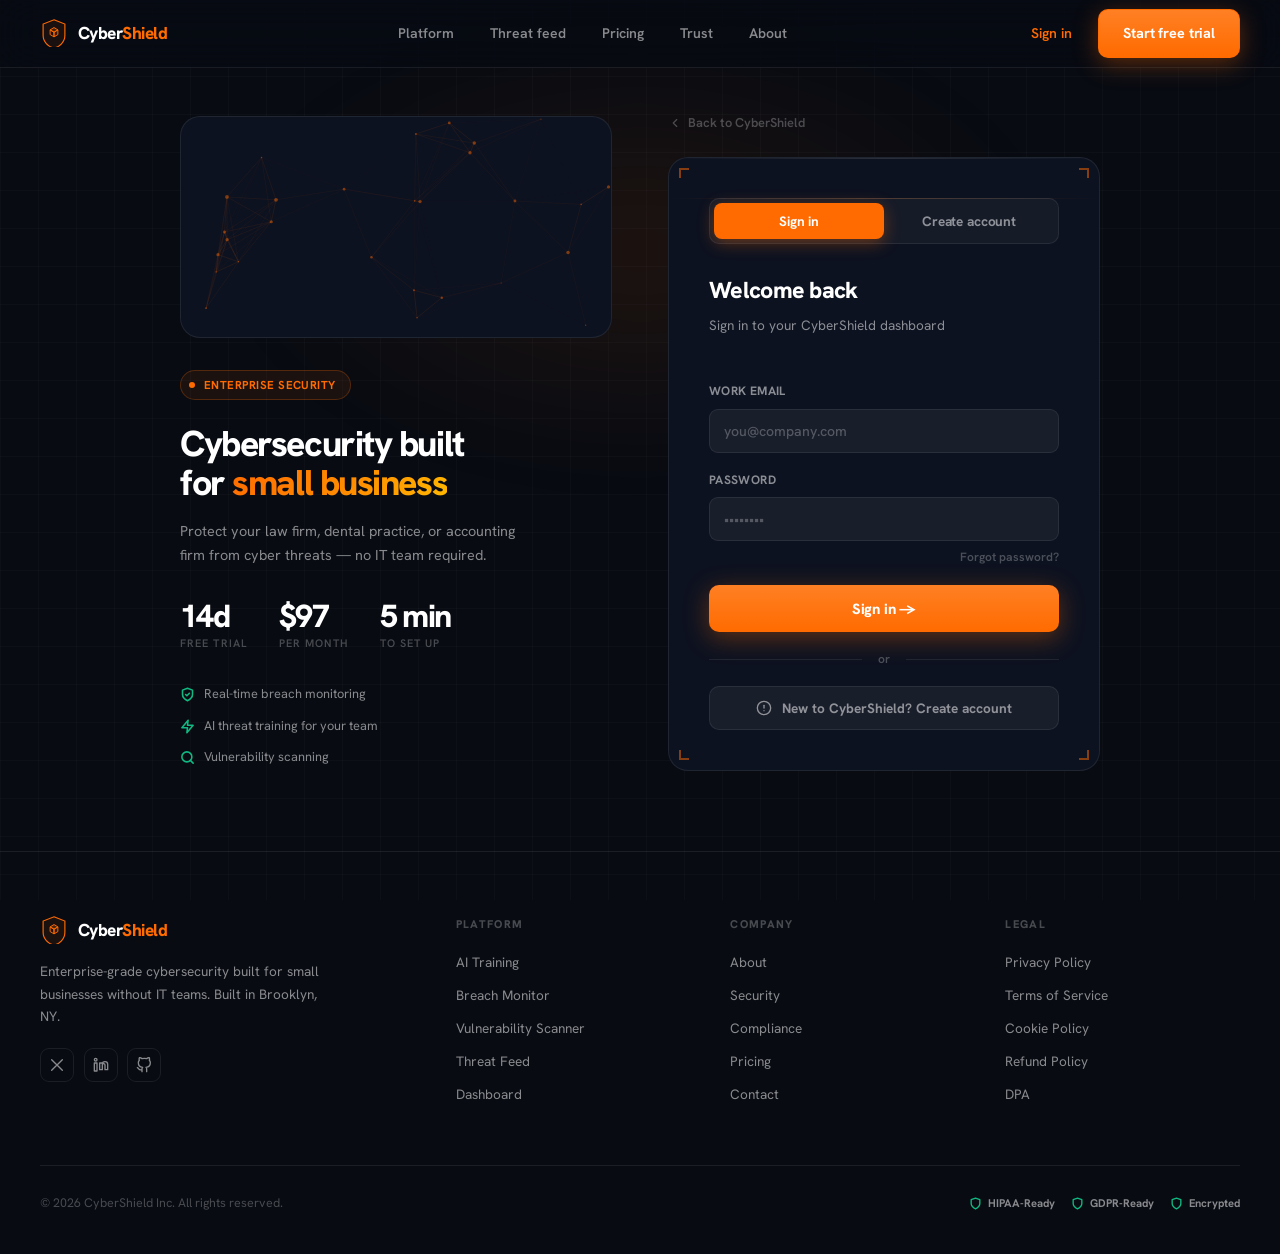
<file: auth.html>
﻿<!DOCTYPE html>
<html lang="en">
<head>
<!-- Google tag (gtag.js) -->
<script async src="https://www.googletagmanager.com/gtag/js?id=G-KNS974VS3N"></script>
<script>
  window.dataLayer = window.dataLayer || [];
  function gtag(){dataLayer.push(arguments);}
  gtag('js', new Date());
  gtag('config', 'G-KNS974VS3N');
</script>
<meta charset="UTF-8"/>
<link rel="icon" type="image/svg+xml" href="favicon.svg"/>
<script>document.documentElement.classList.add('js')</script>
<meta name="viewport" content="width=device-width,initial-scale=1"/>
<title>CyberShield — Sign In</title>
<link rel="preconnect" href="https://fonts.googleapis.com"/>
<link rel="preconnect" href="https://fonts.gstatic.com" crossorigin/>
<link href="https://fonts.googleapis.com/css2?family=Hanken+Grotesk:wght@300;400;500;600;700;800;900&display=swap" rel="stylesheet"/>
<style>
*,*::before,*::after{box-sizing:border-box;margin:0;padding:0}
:root{
  --bg:#080b12;
  --bg2:#0d1220;
  --bg3:#111827;
  --bg4:#141d2e;
  --orange:#FF6B00;
  --orange2:#ff8c00;
  --orange-dim:rgba(255,107,0,0.08);
  --orange-border:rgba(255,107,0,0.25);
  --gold:#FFD700;
  --gold-dim:rgba(255,215,0,0.08);
  --gold-border:rgba(255,215,0,0.28);
  --border:rgba(255,255,255,0.08);
  --border2:rgba(255,255,255,0.045);
  --text:#ffffff;
  --muted:rgba(255,255,255,0.52);
  --dim:rgba(255,255,255,0.26);
  --green:#10B981;
  --red:#EF4444;
  --error:#f87171;
  --success:#4ade80;
  --font:'Hanken Grotesk',sans-serif;
  --grid-line:rgba(255,255,255,0.022);
  --maxw:1280px;
  --ease:cubic-bezier(0.4,0,0.2,1);
  --spring:cubic-bezier(.34,1.56,.64,1);
  --input-bg:rgba(255,255,255,0.05);
}
html{scroll-behavior:smooth}
body{background:var(--bg);color:var(--text);font-family:var(--font);font-size:16px;line-height:1.6;-webkit-font-smoothing:antialiased;-moz-osx-font-smoothing:grayscale;overflow-x:hidden;display:flex;flex-direction:column;min-height:100vh}
a{text-decoration:none;color:inherit}
::-webkit-scrollbar{width:9px}
::-webkit-scrollbar-track{background:var(--bg)}
::-webkit-scrollbar-thumb{background:rgba(255,107,0,0.35);border-radius:6px}
::-webkit-scrollbar-thumb:hover{background:var(--orange)}
.wrap{max-width:var(--maxw);margin:0 auto;padding:0 2.5rem}

/* ── TEXTURE ── */
body::before{content:'';position:fixed;inset:0;background-image:linear-gradient(var(--grid-line) 1px,transparent 1px),linear-gradient(90deg,var(--grid-line) 1px,transparent 1px);background-size:38px 38px;pointer-events:none;z-index:0}

/* ── ANIMATIONS ── */
@keyframes fadeUp{from{opacity:0;transform:translateY(22px)}to{opacity:1;transform:translateY(0)}}
@keyframes glowPulse{0%,100%{box-shadow:0 0 24px rgba(255,107,0,0.18)}50%{box-shadow:0 0 48px rgba(255,107,0,0.4),0 0 90px rgba(255,107,0,0.08)}}
@keyframes holoSweep{
  0%{transform:translateX(-140%) skewX(-20deg);opacity:0}
  30%{opacity:1}
  100%{transform:translateX(240%) skewX(-20deg);opacity:0}
}
@keyframes scanLine{
  0%{top:-10%}100%{top:110%}
}
@keyframes nodeFloat{
  0%,100%{transform:translateY(0)}
  50%{transform:translateY(-8px)}
}

/* ── BUTTONS ── */
.btn{display:inline-flex;align-items:center;justify-content:center;gap:8px;padding:12px 24px;border-radius:10px;font-size:.9rem;font-weight:700;cursor:pointer;border:1px solid transparent;font-family:var(--font);letter-spacing:-0.01em;transition:all .2s var(--spring);white-space:nowrap}
.btn-primary{background:var(--orange);color:#fff;box-shadow:0 6px 24px rgba(255,107,0,0.34);position:relative;overflow:hidden}
.btn-primary::after{content:'';position:absolute;inset:0;background:linear-gradient(to bottom,rgba(255,255,255,0.14),transparent)}
.btn-primary:hover{background:var(--orange2);transform:translateY(-2px) scale(1.02);box-shadow:0 12px 36px rgba(255,107,0,0.5)}
.btn-primary:active{transform:translateY(0) scale(.99)}
.btn-ghost{background:rgba(255,255,255,0.03);color:var(--text);border-color:var(--border)}
.btn-ghost:hover{background:rgba(255,255,255,0.07);border-color:rgba(255,255,255,0.2);transform:translateY(-2px)}
.btn-lg{padding:15px 30px;font-size:.98rem;border-radius:11px}

/* ── NAV ── */
.nav{position:fixed;top:0;left:0;right:0;z-index:100;height:68px;display:flex;align-items:center;background:rgba(8,11,18,0.72);backdrop-filter:blur(22px);-webkit-backdrop-filter:blur(22px);border-bottom:1px solid var(--border);transition:border-color .3s,background .3s}
.nav.scrolled{border-bottom-color:var(--border);background:rgba(8,11,18,0.9)}
.nav .wrap{display:flex;align-items:center;justify-content:space-between;width:100%}
.logo{display:flex;align-items:center;gap:10px;font-weight:800;font-size:1.08rem;letter-spacing:-0.03em}
.logo svg{width:28px;height:28px;flex-shrink:0}
.logo .acc{color:var(--orange)}
.nav-links{display:flex;align-items:center;gap:2.25rem}
.nav-links a{font-size:.875rem;font-weight:600;color:var(--muted);transition:color .2s;position:relative;white-space:nowrap}
.nav-links a:hover{color:var(--text)}
.nav-links a::after{content:'';position:absolute;left:0;bottom:-6px;height:2px;width:0;background:var(--orange);transition:width .25s var(--ease);border-radius:2px}
.nav-links a:hover::after{width:100%}
.nav-right{display:flex;align-items:center;gap:.75rem}
.nav-signin{font-size:.875rem;font-weight:600;color:var(--orange);padding:8px 14px;transition:color .2s;white-space:nowrap}
.nav-signin:hover{color:var(--orange2)}
.hamb{display:none;background:none;border:1px solid var(--border);border-radius:9px;padding:8px;color:var(--text);cursor:pointer}
.hamb svg{width:20px;height:20px;stroke:currentColor;fill:none;stroke-width:2;stroke-linecap:round}
.mobile-menu{position:fixed;inset:0;z-index:99;background:rgba(8,11,18,0.98);backdrop-filter:blur(20px);display:none;flex-direction:column;padding:5.5rem 2.5rem 2rem;gap:.5rem}
.mobile-menu.open{display:flex}
.mobile-menu a{font-size:1.3rem;font-weight:700;padding:1rem 0;border-bottom:1px solid var(--border2);color:var(--text)}
.mobile-menu .mm-cta{margin-top:1.5rem}
.mm-close{position:absolute;top:1.4rem;right:2.5rem;background:none;border:1px solid var(--border);border-radius:9px;padding:8px;color:var(--text);cursor:pointer}
.mm-close svg{width:20px;height:20px;stroke:currentColor;fill:none;stroke-width:2;stroke-linecap:round}

/* ── AUTH LAYOUT ── */
.auth-section{flex:1;display:flex;align-items:center;justify-content:center;padding:7rem 0 5rem;position:relative;z-index:1}
.auth-section::before{content:'';position:absolute;top:0;left:50%;transform:translateX(-50%);width:900px;height:500px;background:radial-gradient(ellipse at center,rgba(255,107,0,0.09) 0%,transparent 65%);pointer-events:none;z-index:0;filter:blur(30px)}
.auth-grid{display:grid;grid-template-columns:1fr 1fr;gap:3.5rem;align-items:center;max-width:1000px;width:100%;margin:0 auto;padding:0 2.5rem;position:relative;z-index:1}

/* ── LEFT PANEL ── */
.auth-left{position:relative}
.auth-left-canvas-wrap{position:relative;border-radius:20px;overflow:hidden;border:1px solid var(--border);background:var(--bg2);margin-bottom:2rem}
#auth-canvas{display:block;width:100%;height:220px}
.auth-left-inner{padding:0}
.auth-eyebrow{display:inline-flex;align-items:center;gap:9px;background:var(--orange-dim);border:1px solid var(--orange-border);border-radius:100px;padding:5px 14px 5px 8px;font-size:.72rem;font-weight:700;color:var(--orange);letter-spacing:.04em;text-transform:uppercase;margin-bottom:1.5rem}
.auth-eyebrow .dot{width:6px;height:6px;border-radius:50%;background:var(--orange);animation:glowPulse 2s ease-in-out infinite}
.auth-left h2{font-size:clamp(1.7rem,2.8vw,2.4rem);font-weight:800;line-height:1.1;letter-spacing:-0.04em;margin-bottom:1rem}
.auth-left h2 .grad{background:linear-gradient(120deg,var(--orange) 0%,var(--orange2) 55%,var(--gold) 130%);-webkit-background-clip:text;background-clip:text;-webkit-text-fill-color:transparent}
.auth-left p{font-size:.9rem;color:var(--muted);line-height:1.7;margin-bottom:2rem;max-width:360px}
.auth-stats{display:flex;gap:2rem;margin-bottom:2rem;flex-wrap:wrap}
.auth-stat-num{font-size:2rem;font-weight:800;color:var(--text);letter-spacing:-0.05em;line-height:1;font-variant-numeric:tabular-nums}
.auth-stat-label{font-size:.68rem;color:var(--dim);text-transform:uppercase;letter-spacing:.1em;margin-top:3px;font-weight:600}
.auth-tags{display:flex;flex-direction:column;gap:.7rem}
.auth-tag{display:flex;align-items:center;gap:9px;font-size:.8rem;color:var(--muted)}
.auth-tag svg{width:15px;height:15px;stroke:var(--green);fill:none;stroke-width:2.5;stroke-linecap:round;stroke-linejoin:round;flex-shrink:0}

/* ── CARD (form) ── */
.card{position:relative;background:var(--bg2);border:1px solid var(--border);border-radius:20px;padding:2.5rem;overflow:hidden}
.card::before{content:'';position:absolute;top:0;left:0;right:0;height:1px;background:linear-gradient(90deg,transparent,rgba(255,255,255,0.12),transparent)}
.holo{position:absolute;inset:0;pointer-events:none;overflow:hidden;border-radius:inherit;z-index:0}
.holo::after{content:'';position:absolute;top:0;left:0;width:45%;height:100%;background:linear-gradient(105deg,transparent 40%,rgba(255,255,255,0.045) 50%,rgba(255,107,0,0.06) 55%,transparent 65%);transform:translateX(-140%) skewX(-20deg);opacity:0}
.card:hover .holo::after{animation:holoSweep .75s var(--spring) forwards}
.scanl{position:absolute;left:0;right:0;height:1px;background:linear-gradient(90deg,transparent,rgba(255,107,0,0.18),transparent);pointer-events:none;animation:scanLine 4s linear infinite;z-index:0}
.card-content{position:relative;z-index:1}

/* card-corners */
.card-corners{position:absolute;inset:0;pointer-events:none;z-index:2}
.card-corners i{position:absolute;width:10px;height:10px;border-color:var(--orange);border-style:solid;opacity:0.5;transition:opacity .3s}
.card:hover .card-corners i{opacity:1}
.card-corners i:nth-child(1){top:10px;left:10px;border-width:2px 0 0 2px}
.card-corners i:nth-child(2){top:10px;right:10px;border-width:2px 2px 0 0}
.card-corners i:nth-child(3){bottom:10px;left:10px;border-width:0 0 2px 2px}
.card-corners i:nth-child(4){bottom:10px;right:10px;border-width:0 2px 2px 0}

/* ── AUTH FORM CONTENT ── */
.auth-box-title{font-size:1.45rem;font-weight:800;color:var(--text);letter-spacing:-0.03em;margin-bottom:.35rem}
.auth-box-sub{font-size:.85rem;color:var(--muted);margin-bottom:1.75rem}
.auth-box-sub a{color:var(--orange);font-weight:600}
.auth-box-sub a:hover{text-decoration:underline}

/* TABS */
.auth-tabs{display:flex;background:rgba(255,255,255,0.04);border:1px solid var(--border);border-radius:10px;padding:4px;margin-bottom:1.75rem}
.auth-tab{flex:1;padding:9px;text-align:center;border-radius:8px;font-size:.85rem;font-weight:700;cursor:pointer;color:var(--muted);transition:all .25s var(--spring);border:none;background:transparent;font-family:var(--font);letter-spacing:-0.01em}
.auth-tab.active{background:var(--orange);color:#fff;box-shadow:0 4px 16px rgba(255,107,0,0.35)}

/* FORMS */
.auth-form{display:none;flex-direction:column;gap:1.1rem}
.auth-form.active{display:flex}
.form-group{display:flex;flex-direction:column;gap:.45rem}
.form-row{display:grid;grid-template-columns:1fr 1fr;gap:.9rem}
label{font-size:.76rem;font-weight:700;color:var(--muted);letter-spacing:.03em;text-transform:uppercase}
input,select{background:var(--input-bg);border:1px solid var(--border);border-radius:9px;padding:12px 14px;color:var(--text);font-size:.88rem;font-family:var(--font);outline:none;transition:border-color .2s,box-shadow .2s,background .2s;width:100%;font-weight:500}
input::placeholder{color:var(--dim)}
input:focus,select:focus{border-color:var(--orange);background:rgba(255,107,0,0.05);box-shadow:0 0 0 3px rgba(255,107,0,0.15)}
select option{background:var(--bg3);color:var(--text)}
.form-message{font-size:.82rem;padding:11px 15px;border-radius:9px;display:none}
.form-message.error{background:rgba(248,113,113,0.08);border:1px solid rgba(248,113,113,0.2);color:var(--error);display:block}
.form-message.success{background:rgba(74,222,128,0.08);border:1px solid rgba(74,222,128,0.2);color:var(--success);display:block}

/* SUBMIT */
.btn-submit{background:var(--orange);color:#fff;border:none;border-radius:10px;padding:14px 24px;font-size:.92rem;font-weight:800;cursor:pointer;font-family:var(--font);transition:all .25s var(--spring);width:100%;letter-spacing:-0.01em;box-shadow:0 6px 24px rgba(255,107,0,0.34);position:relative;overflow:hidden}
.btn-submit::after{content:'';position:absolute;inset:0;background:linear-gradient(to bottom,rgba(255,255,255,0.14),transparent)}
.btn-submit:hover{background:var(--orange2);transform:translateY(-2px);box-shadow:0 12px 36px rgba(255,107,0,0.5)}
.btn-submit:active{transform:translateY(0)}
.btn-submit:disabled{opacity:.55;cursor:default;transform:none;box-shadow:none}

/* divider / oauth */
.divider{display:flex;align-items:center;gap:1rem;color:var(--dim);font-size:.75rem;font-weight:600}
.divider::before,.divider::after{content:'';flex:1;height:1px;background:var(--border)}
.oauth-btn{display:flex;align-items:center;justify-content:center;gap:10px;background:var(--input-bg);border:1px solid var(--border);border-radius:10px;padding:12px 24px;font-size:.85rem;font-weight:700;cursor:pointer;color:var(--muted);font-family:var(--font);transition:all .2s var(--spring);width:100%}
.oauth-btn:hover{border-color:rgba(255,255,255,0.2);color:var(--text);background:rgba(255,255,255,0.07);transform:translateY(-1px)}
.oauth-btn svg{stroke:currentColor;fill:none;stroke-width:2;stroke-linecap:round;stroke-linejoin:round}

/* BILLING TOGGLE (inside signup form) */
.auth-bill-wrap{display:flex;align-items:center;gap:.75rem;flex-wrap:wrap}
.auth-bill-toggle{display:inline-flex;align-items:center;gap:.3rem;background:var(--bg);border:1px solid var(--border);border-radius:100px;padding:4px}
.auth-bill-opt{padding:5px 15px;border-radius:100px;font-size:.75rem;font-weight:700;color:var(--muted);cursor:pointer;border:none;background:none;font-family:var(--font);transition:all .22s var(--spring);white-space:nowrap}
.auth-bill-opt.active{background:var(--orange);color:#fff;box-shadow:0 3px 12px rgba(255,107,0,0.28)}
.auth-bill-save{font-size:.58rem;font-weight:800;color:var(--green);background:var(--green-dim);border:1px solid rgba(16,185,129,0.25);padding:2px 6px;border-radius:100px;margin-left:3px}
.auth-bill-badge{display:none;font-size:.65rem;font-weight:800;color:var(--gold);background:rgba(255,215,0,0.08);border:1px solid rgba(255,215,0,0.28);padding:3px 9px;border-radius:100px;white-space:nowrap}
.auth-bill-badge.show{display:inline-flex;align-items:center;gap:4px}
.auth-bill-badge::before{content:'';width:5px;height:5px;border-radius:50%;background:var(--gold);flex-shrink:0}

/* PLAN SELECTOR */
.plan-selector{display:grid;grid-template-columns:repeat(3,1fr);gap:.5rem}
.plan-option{position:relative}
.plan-option input[type="radio"]{position:absolute;opacity:0;width:0;height:0}
.plan-option label{display:flex;flex-direction:column;align-items:center;padding:.65rem .4rem;border:1px solid var(--border);border-radius:9px;cursor:pointer;transition:all .2s var(--spring);text-align:center;font-size:.72rem;font-weight:700;color:var(--muted);background:var(--input-bg);text-transform:uppercase;letter-spacing:.03em}
.plan-option input:checked+label{border-color:var(--orange);background:var(--orange-dim);color:var(--orange)}
.plan-option label .plan-price{font-size:.95rem;font-weight:800;margin-top:4px;color:rgba(255,255,255,0.55);font-variant-numeric:tabular-nums;letter-spacing:-0.03em}
.plan-option input:checked+label .plan-price{color:var(--orange)}
.plan-selector[data-billing="annual"] .plan-option label .plan-price{color:rgba(255,255,255,0.8)}
.plan-selector[data-billing="annual"] .plan-option input:checked+label .plan-price{color:var(--orange)}
.plan-option label .plan-annual-note{font-size:.56rem;font-weight:700;color:#10b981;letter-spacing:0;text-transform:none;margin-top:2px;display:none}

/* misc */
.terms-note{font-size:.72rem;color:var(--dim);text-align:center;line-height:1.65}
.terms-note a{color:var(--muted);transition:color .2s}
.terms-note a:hover{color:var(--orange)}
.forgot-link{font-size:.75rem;color:var(--dim);text-align:right;cursor:pointer;transition:color .2s;font-weight:600}
.forgot-link:hover{color:var(--orange)}
.back-link{display:inline-flex;align-items:center;gap:6px;font-size:.8rem;color:var(--dim);margin-bottom:1.5rem;cursor:pointer;transition:color .2s;font-weight:600}
.back-link:hover{color:var(--muted)}
.back-link svg{width:14px;height:14px;stroke:currentColor;fill:none;stroke-width:2;stroke-linecap:round;stroke-linejoin:round}

/* ── FOOTER ── */
footer{position:relative;z-index:1;border-top:1px solid var(--border);padding:4rem 0 2.5rem;margin-top:auto}
.foot-grid{display:grid;grid-template-columns:1.6fr 1fr 1fr 1fr;gap:2.5rem;margin-bottom:3rem}
.foot-brand .logo{margin-bottom:1rem}
.foot-brand p{font-size:.85rem;color:var(--muted);line-height:1.65;max-width:280px;margin-bottom:1.25rem}
.foot-social{display:flex;gap:.6rem}
.foot-social a{width:34px;height:34px;border-radius:9px;border:1px solid var(--border);display:flex;align-items:center;justify-content:center;color:var(--muted);transition:all .2s var(--spring)}
.foot-social a:hover{color:var(--orange);border-color:var(--orange-border);transform:translateY(-2px)}
.foot-social svg{width:16px;height:16px;stroke:currentColor;fill:none;stroke-width:2;stroke-linecap:round;stroke-linejoin:round}
.foot-col h4{font-size:.7rem;font-weight:800;text-transform:uppercase;letter-spacing:.12em;color:var(--dim);margin-bottom:1.1rem}
.foot-col a{display:block;font-size:.85rem;color:var(--muted);margin-bottom:.7rem;transition:color .2s;width:fit-content}
.foot-col a:hover{color:var(--text)}
.foot-bottom{border-top:1px solid var(--border);padding-top:1.75rem;display:flex;align-items:center;justify-content:space-between;flex-wrap:wrap;gap:1rem}
.foot-copy{font-size:.78rem;color:var(--dim)}
.foot-badges{display:flex;gap:1rem;align-items:center}
.foot-badge{display:flex;align-items:center;gap:6px;font-size:.7rem;font-weight:700;color:var(--muted)}
.foot-badge svg{width:13px;height:13px;stroke:var(--green);fill:none;stroke-width:2.5;stroke-linecap:round;stroke-linejoin:round}

/* ── RESPONSIVE ── */
@media(max-width:900px){
  .auth-grid{grid-template-columns:1fr;max-width:520px;padding:0 1.25rem}
  .auth-left{display:none}
}
@media(max-width:768px){
  .nav-links,.nav-right .nav-signin{display:none}
  .hamb{display:flex}
  .foot-grid{grid-template-columns:1fr 1fr;gap:2rem}
  .foot-brand{grid-column:1/-1}
  /* prevent any child element from blowing out the viewport */
  .auth-section{overflow-x:hidden}
  .card{min-width:0;overflow:hidden}
}
@media(max-width:480px){
  .wrap{padding:0 1.25rem}
  .auth-section{padding:5.5rem 0 3rem}
  .auth-grid{padding:0 1rem}
  .card{padding:1.5rem}
  .form-row{grid-template-columns:1fr}
  /* 3-column plan selector → stack 2+1 on tiny screens */
  .plan-selector{grid-template-columns:repeat(3,1fr);gap:.35rem}
  .plan-option label{padding:.5rem .25rem;font-size:.66rem;letter-spacing:0}
  .plan-option label .plan-price{font-size:.85rem}
  .foot-grid{grid-template-columns:1fr 1fr;gap:2rem}
}
</style>
</head>
<body>

<!-- ── NAV ── -->
<nav class="nav" id="nav">
  <div class="wrap">
    <a href="index.html" class="logo">
      <svg viewBox="0 0 30 36" fill="none">
        <path d="M15 1L29 6.5V21C29 30 22 35.5 15 37.5C8 35.5 1 30 1 21V6.5L15 1Z" fill="rgba(255,107,0,0.08)" stroke="#FF6B00" stroke-width="1.5"/>
        <path d="M15 11L20 14L15 17L10 14Z" fill="rgba(255,107,0,0.2)" stroke="#FF6B00" stroke-width="1.25" stroke-linejoin="round"/>
        <path d="M10 14L15 17V23L10 20Z" stroke="#FF6B00" stroke-width="1.25" stroke-linejoin="round"/>
        <path d="M20 14L15 17V23L20 20Z" fill="rgba(255,107,0,0.1)" stroke="#FF6B00" stroke-width="1.25" stroke-linejoin="round"/>
      </svg>
      <span>Cyber<span class="acc">Shield</span></span>
    </a>
    <div class="nav-links">
      <a href="index.html#platform">Platform</a>
      <a href="index.html#threats">Threat feed</a>
      <a href="index.html#pricing">Pricing</a>
      <a href="index.html#trust">Trust</a>
      <a href="about.html">About</a>
    </div>
    <div class="nav-right">
      <a href="auth.html" class="nav-signin">Sign in</a>
      <a href="auth.html?signup=true" class="btn btn-primary">Start free trial</a>
      <button class="hamb" onclick="document.getElementById('mm').classList.add('open')" aria-label="Menu">
        <svg viewBox="0 0 24 24"><line x1="3" y1="6" x2="21" y2="6"/><line x1="3" y1="12" x2="21" y2="12"/><line x1="3" y1="18" x2="21" y2="18"/></svg>
      </button>
    </div>
  </div>
</nav>

<!-- mobile menu -->
<div class="mobile-menu" id="mm">
  <button class="mm-close" onclick="document.getElementById('mm').classList.remove('open')"><svg viewBox="0 0 24 24"><line x1="6" y1="6" x2="18" y2="18"/><line x1="6" y1="18" x2="18" y2="6"/></svg></button>
  <a href="index.html#platform" onclick="document.getElementById('mm').classList.remove('open')">Platform</a>
  <a href="index.html#threats" onclick="document.getElementById('mm').classList.remove('open')">Threat feed</a>
  <a href="index.html#pricing" onclick="document.getElementById('mm').classList.remove('open')">Pricing</a>
  <a href="index.html#trust" onclick="document.getElementById('mm').classList.remove('open')">Trust</a>
  <a href="about.html" onclick="document.getElementById('mm').classList.remove('open')">About</a>
  <a href="auth.html?signup=true" class="btn btn-primary btn-lg mm-cta">Start free trial</a>
</div>

<!-- ── AUTH SECTION ── -->
<main class="auth-section">
  <div class="auth-grid">

    <!-- LEFT: marketing panel -->
    <div class="auth-left">
      <div class="auth-left-canvas-wrap">
        <canvas id="auth-canvas"></canvas>
      </div>
      <div class="auth-left-inner">
        <div class="auth-eyebrow"><span class="dot"></span>Enterprise security</div>
        <h2>Cybersecurity built<br>for <span class="grad">small business</span></h2>
        <p>Protect your law firm, dental practice, or accounting firm from cyber threats — no IT team required.</p>
        <div class="auth-stats">
          <div>
            <div class="auth-stat-num">14d</div>
            <div class="auth-stat-label">Free trial</div>
          </div>
          <div>
            <div class="auth-stat-num">$97</div>
            <div class="auth-stat-label">Per month</div>
          </div>
          <div>
            <div class="auth-stat-num">5 min</div>
            <div class="auth-stat-label">To set up</div>
          </div>
        </div>
        <div class="auth-tags">
          <div class="auth-tag">
            <svg viewBox="0 0 24 24"><path d="M12 22s8-4 8-10V5l-8-3-8 3v7c0 6 8 10 8 10z"/><path d="m9 12 2 2 4-4"/></svg>
            Real-time breach monitoring
          </div>
          <div class="auth-tag">
            <svg viewBox="0 0 24 24"><polygon points="13 2 3 14 12 14 11 22 21 10 12 10 13 2"/></svg>
            AI threat training for your team
          </div>
          <div class="auth-tag">
            <svg viewBox="0 0 24 24"><circle cx="11" cy="11" r="8"/><line x1="21" y1="21" x2="16.65" y2="16.65"/></svg>
            Vulnerability scanning
          </div>
        </div>
      </div>
    </div>

    <!-- RIGHT: auth card -->
    <div>
      <a href="index.html" class="back-link">
        <svg viewBox="0 0 24 24"><polyline points="15 18 9 12 15 6"/></svg>
        Back to CyberShield
      </a>

      <div class="card" id="auth-card">
        <div class="holo"></div>
        <div class="scanl"></div>

        <div class="card-content">
          <!-- TABS -->
          <div class="auth-tabs">
            <button class="auth-tab active" id="tab-signin" onclick="switchTab('signin')">Sign in</button>
            <button class="auth-tab" id="tab-signup" onclick="switchTab('signup')">Create account</button>
          </div>

          <!-- SIGN IN -->
          <div class="auth-form active" id="form-signin">
            <div>
              <div class="auth-box-title">Welcome back</div>
              <div class="auth-box-sub">Sign in to your CyberShield dashboard</div>
            </div>
            <div class="form-group">
              <label>Work email</label>
              <input type="email" id="login-email" placeholder="you@company.com" autocomplete="email" required/>
            </div>
            <div class="form-group">
              <label>Password</label>
              <input type="password" id="login-password" placeholder="••••••••" autocomplete="current-password" required/>
              <div class="forgot-link" onclick="showForgot()">Forgot password?</div>
            </div>
            <div class="form-message" id="signin-msg"></div>
            <button class="btn-submit" id="signin-btn" onclick="handleSignin()">Sign in →</button>
            <div class="divider">or</div>
            <button class="oauth-btn" onclick="switchTab('signup')">
              <svg width="16" height="16" viewBox="0 0 24 24"><circle cx="12" cy="12" r="10"/><line x1="12" y1="8" x2="12" y2="12"/><line x1="12" y1="16" x2="12.01" y2="16"/></svg>
              New to CyberShield? Create account
            </button>
          </div>

          <!-- SIGN UP -->
          <div class="auth-form" id="form-signup">
            <div>
              <div class="auth-box-title" id="signup-title">Start your free trial</div>
              <div class="auth-box-sub" id="signup-sub">No credit card required &middot; 14-day free trial</div>
            </div>
            <div id="annual-paid-banner" style="display:none;background:rgba(16,185,129,0.07);border:1px solid rgba(16,185,129,0.2);border-radius:10px;padding:.875rem 1rem;margin-bottom:.875rem">
              <div style="display:flex;align-items:center;gap:.625rem">
                <svg width="18" height="18" viewBox="0 0 24 24" fill="none" stroke="#10b981" stroke-width="2.5" stroke-linecap="round" stroke-linejoin="round"><path d="M22 11.08V12a10 10 0 1 1-5.93-9.14"/><polyline points="22 4 12 14.01 9 11.01"/></svg>
                <div>
                  <div style="font-size:.82rem;font-weight:700;color:#10b981">Payment confirmed</div>
                  <div style="font-size:.7rem;color:rgba(255,255,255,0.45);margin-top:1px" id="annual-paid-plan-text">Your annual plan is active.</div>
                </div>
              </div>
            </div>
            <div id="signup-account-fields">
            <div class="form-row">
              <div class="form-group">
                <label>Full name</label>
                <input type="text" id="reg-name" placeholder="Jane Smith" autocomplete="name" required/>
              </div>
              <div class="form-group">
                <label>Company</label>
                <input type="text" id="reg-company" placeholder="Acme Law Firm" required/>
              </div>
            </div>
            <div class="form-group">
              <label>Work email</label>
              <input type="email" id="reg-email" placeholder="you@company.com" autocomplete="email" required/>
            </div>
            <div class="form-group">
              <label>Password</label>
              <input type="password" id="reg-password" placeholder="Min. 8 characters" autocomplete="new-password" required/>
            </div>
            </div>
            <div id="signup-plan-selector">
            <div class="form-group" style="margin-bottom:.5rem">
              <label>Billing</label>
              <div class="auth-bill-wrap">
                <div class="auth-bill-toggle">
                  <button class="auth-bill-opt active" id="ab-month" onclick="setAuthBilling('monthly')">Monthly</button>
                  <button class="auth-bill-opt" id="ab-year" onclick="setAuthBilling('annual')">Annual<span class="auth-bill-save">−20%</span></button>
                </div>
                <span class="auth-bill-badge" id="auth-bill-badge">Save up to $1,914/yr</span>
              </div>
            </div>
            <div class="form-group">
              <label>Choose your plan</label>
              <div class="plan-selector">
                <div class="plan-option">
                  <input type="radio" name="plan" id="plan-starter" value="starter" checked/>
                  <label for="plan-starter">
                    Starter
                    <span class="plan-price" id="auth-price-starter">$97<small style="font-size:.6em;font-weight:400">/mo</small></span>
                    <span class="plan-annual-note" id="auth-note-starter">Save $224/yr</span>
                  </label>
                </div>
                <div class="plan-option">
                  <input type="radio" name="plan" id="plan-business" value="business"/>
                  <label for="plan-business">
                    Business
                    <span class="plan-price" id="auth-price-business">$297<small style="font-size:.6em;font-weight:400">/mo</small></span>
                    <span class="plan-annual-note" id="auth-note-business">Save $714/yr</span>
                  </label>
                </div>
                <div class="plan-option">
                  <input type="radio" name="plan" id="plan-enterprise" value="enterprise"/>
                  <label for="plan-enterprise">
                    Enterprise
                    <span class="plan-price" id="auth-price-enterprise">$797<small style="font-size:.6em;font-weight:400">/mo</small></span>
                    <span class="plan-annual-note" id="auth-note-enterprise">Save $1,914/yr</span>
                  </label>
                </div>
              </div>
            </div>
            </div>
            <div class="form-message" id="signup-msg"></div>
            <button class="btn-submit" id="signup-btn" onclick="handleSignup()">Create account &amp; start trial →</button>
            <p class="terms-note" id="signup-terms">By creating an account you agree to our <a href="terms.html">Terms of Service</a> and <a href="privacy.html">Privacy Policy</a>. You won't be charged until after your 14-day trial ends.</p>
          </div>
        </div>
      </div>
    </div>

  </div>
</main>

<!-- ── FOOTER ── -->
<footer>
  <div class="wrap">
    <div class="foot-grid">
      <div class="foot-brand">
        <a href="index.html" class="logo">
          <svg viewBox="0 0 30 36" fill="none">
            <path d="M15 1L29 6.5V21C29 30 22 35.5 15 37.5C8 35.5 1 30 1 21V6.5L15 1Z" fill="rgba(255,107,0,0.08)" stroke="#FF6B00" stroke-width="1.5"/>
            <path d="M15 11L20 14L15 17L10 14Z" fill="rgba(255,107,0,0.2)" stroke="#FF6B00" stroke-width="1.25" stroke-linejoin="round"/>
            <path d="M10 14L15 17V23L10 20Z" stroke="#FF6B00" stroke-width="1.25" stroke-linejoin="round"/>
            <path d="M20 14L15 17V23L20 20Z" fill="rgba(255,107,0,0.1)" stroke="#FF6B00" stroke-width="1.25" stroke-linejoin="round"/>
          </svg>
          <span>Cyber<span class="acc">Shield</span></span>
        </a>
        <p>Enterprise-grade cybersecurity built for small businesses without IT teams. Built in Brooklyn, NY.</p>
        <div class="foot-social">
          <a href="#" aria-label="X"><svg viewBox="0 0 24 24"><path d="M4 4l16 16M20 4L4 20"/></svg></a>
          <a href="https://www.linkedin.com/in/njiru-sankar/" aria-label="LinkedIn" target="_blank" rel="noopener"><svg viewBox="0 0 24 24"><rect x="2" y="9" width="4" height="12"/><circle cx="4" cy="4" r="2"/><path d="M10 9h4v2a4 4 0 0 1 8 0v8h-4v-7a2 2 0 0 0-4 0v7h-4z"/></svg></a>
          <a href="https://github.com/Jcapalot18" aria-label="GitHub" target="_blank" rel="noopener"><svg viewBox="0 0 24 24"><path d="M9 19c-5 1.5-5-2.5-7-3m14 6v-3.87a3.37 3.37 0 0 0-.94-2.61c3.14-.35 6.44-1.54 6.44-7A5.44 5.44 0 0 0 20 4.77 5.07 5.07 0 0 0 19.91 1S18.73.65 16 2.48a13.38 13.38 0 0 0-7 0C6.27.65 5.09 1 5.09 1A5.07 5.07 0 0 0 5 4.77a5.44 5.44 0 0 0-1.5 3.78c0 5.42 3.3 6.61 6.44 7A3.37 3.37 0 0 0 9 18.13V22"/></svg></a>
        </div>
      </div>
      <div class="foot-col">
        <h4>Platform</h4>
        <a href="index.html#platform">AI Training</a>
        <a href="index.html#platform">Breach Monitor</a>
        <a href="index.html#platform">Vulnerability Scanner</a>
        <a href="index.html#threats">Threat Feed</a>
        <a href="app.html">Dashboard</a>
      </div>
      <div class="foot-col">
        <h4>Company</h4>
        <a href="about.html">About</a>
        <a href="security.html">Security</a>
        <a href="index.html#trust">Compliance</a>
        <a href="index.html#pricing">Pricing</a>
        <a href="contact.html">Contact</a>
      </div>
      <div class="foot-col">
        <h4>Legal</h4>
        <a href="privacy.html">Privacy Policy</a>
        <a href="terms.html">Terms of Service</a>
        <a href="cookie-policy.html">Cookie Policy</a>
        <a href="refund-policy.html">Refund Policy</a>
        <a href="#">DPA</a>
      </div>
    </div>
    <div class="foot-bottom">
      <div class="foot-copy">© 2026 CyberShield Inc. All rights reserved.</div>
      <div class="foot-badges">
        <div class="foot-badge"><svg viewBox="0 0 24 24"><path d="M12 22s8-4 8-10V5l-8-3-8 3v7c0 6 8 10 8 10z"/></svg>HIPAA-Ready</div>
        <div class="foot-badge"><svg viewBox="0 0 24 24"><path d="M12 22s8-4 8-10V5l-8-3-8 3v7c0 6 8 10 8 10z"/></svg>GDPR-Ready</div>
        <div class="foot-badge"><svg viewBox="0 0 24 24"><path d="M12 22s8-4 8-10V5l-8-3-8 3v7c0 6 8 10 8 10z"/></svg>Encrypted</div>
      </div>
    </div>
  </div>
</footer>

<script>
const API = 'https://cybershield-backend-production-492b.up.railway.app';

// ── corner accents ───────────────────────────────────────────
document.querySelectorAll('.card').forEach(c => {
  const cc = document.createElement('div');
  cc.className = 'card-corners';
  cc.innerHTML = '<i></i><i></i><i></i><i></i>';
  c.appendChild(cc);
});

// ── nav scroll ───────────────────────────────────────────────
const nav = document.getElementById('nav');
addEventListener('scroll', () => { nav.classList.toggle('scrolled', scrollY > 20); });

// ── node canvas ──────────────────────────────────────────────
(function(){
  const canvas = document.getElementById('auth-canvas');
  if (!canvas) return;
  const ctx = canvas.getContext('2d');
  let dots = [], W, H;
  function resize() {
    W = canvas.width  = canvas.offsetWidth;
    H = canvas.height = canvas.offsetHeight;
  }
  resize();
  window.addEventListener('resize', resize);
  for (let i = 0; i < 28; i++) dots.push({
    x: Math.random() * W, y: Math.random() * H,
    vx: (Math.random() - .5) * .3, vy: (Math.random() - .5) * .3,
    r: Math.random() * 1.4 + .5
  });
  function draw() {
    ctx.clearRect(0, 0, W, H);
    dots.forEach(d => {
      d.x += d.vx; d.y += d.vy;
      if (d.x < 0 || d.x > W) d.vx *= -1;
      if (d.y < 0 || d.y > H) d.vy *= -1;
    });
    for (let i = 0; i < dots.length; i++) {
      for (let j = i + 1; j < dots.length; j++) {
        const dx = dots[i].x - dots[j].x, dy = dots[i].y - dots[j].y;
        const dist = Math.sqrt(dx * dx + dy * dy);
        if (dist < 110) {
          ctx.beginPath();
          ctx.moveTo(dots[i].x, dots[i].y);
          ctx.lineTo(dots[j].x, dots[j].y);
          ctx.strokeStyle = `rgba(255,107,0,${(1 - dist / 110) * 0.15})`;
          ctx.lineWidth = 0.8;
          ctx.stroke();
        }
      }
      ctx.beginPath();
      ctx.arc(dots[i].x, dots[i].y, dots[i].r, 0, Math.PI * 2);
      ctx.fillStyle = 'rgba(255,107,0,0.45)';
      ctx.fill();
    }
    requestAnimationFrame(draw);
  }
  draw();
})();

// ── tab switching ────────────────────────────────────────────
function switchTab(tab) {
  document.querySelectorAll('.auth-tab').forEach(t => t.classList.remove('active'));
  document.querySelectorAll('.auth-form').forEach(f => f.classList.remove('active'));
  document.getElementById('tab-' + tab).classList.add('active');
  document.getElementById('form-' + tab).classList.add('active');
  clearMessages();
}

function clearMessages() {
  document.querySelectorAll('.form-message').forEach(m => { m.className = 'form-message'; m.textContent = ''; });
}

function showMsg(id, type, text) {
  const el = document.getElementById(id);
  el.className = 'form-message ' + type;
  el.textContent = text;
}

// ── URL params ───────────────────────────────────────────────
const params = new URLSearchParams(window.location.search);
if (params.get('signup') === 'true') switchTab('signup');
const planParam = params.get('plan');
if (planParam) {
  switchTab('signup');
  const radio = document.querySelector(`input[value="${planParam}"]`);
  if (radio) radio.checked = true;
}

// ── billing toggle ───────────────────────────────────────────
let billingMode = 'monthly';

const AUTH_PRICES = {
  monthly: { starter: '$97',    business: '$297',   enterprise: '$797' },
  annual:  { starter: '$940',   business: '$2,850', enterprise: '$7,650' },
};
const PRICE_SUFFIXES = {
  monthly: '<small style="font-size:.6em;font-weight:400">/mo</small>',
  annual:  '<small style="font-size:.6em;font-weight:400">/yr</small>',
};

function setAuthBilling(mode) {
  billingMode = mode;
  const isAnnual = mode === 'annual';

  document.getElementById('ab-month').classList.toggle('active', !isAnnual);
  document.getElementById('ab-year').classList.toggle('active',   isAnnual);

  const badge = document.getElementById('auth-bill-badge');
  if (badge) badge.classList.toggle('show', isAnnual);

  const selector = document.querySelector('.plan-selector');
  if (selector) selector.dataset.billing = mode;

  ['starter','business','enterprise'].forEach(plan => {
    const priceEl = document.getElementById('auth-price-' + plan);
    const noteEl  = document.getElementById('auth-note-' + plan);
    if (priceEl) priceEl.innerHTML = AUTH_PRICES[mode][plan] + PRICE_SUFFIXES[mode];
    if (noteEl)  noteEl.style.display = isAnnual ? 'block' : 'none';
  });

  const titleEl   = document.getElementById('signup-title');
  const subEl     = document.getElementById('signup-sub');
  const btnEl     = document.getElementById('signup-btn');
  const termsEl   = document.getElementById('signup-terms');
  const fieldsEl  = document.getElementById('signup-account-fields');
  const planSelEl = document.getElementById('signup-plan-selector');

  if (isAnnual) {
    if (fieldsEl)  fieldsEl.style.display  = '';
    if (planSelEl) planSelEl.style.display = '';
    if (titleEl)   titleEl.textContent = 'Annual Plan';
    if (subEl)     subEl.innerHTML     = 'One annual payment. Zero billing interruptions. Your security never lapses.';
    if (btnEl)   { btnEl.textContent   = 'Create account & pay annually →'; btnEl.onclick = handleSignup; }
    if (termsEl)   termsEl.innerHTML   = 'By creating an account you agree to our <a href="terms.html">Terms of Service</a> and <a href="privacy.html">Privacy Policy</a>. You\'ll be redirected to Stripe to complete payment.';
  } else {
    if (fieldsEl)  fieldsEl.style.display  = '';
    if (planSelEl) planSelEl.style.display = '';
    if (titleEl)   titleEl.textContent = 'Start your free trial';
    if (subEl)     subEl.innerHTML     = 'No credit card required &middot; 14-day free trial';
    if (btnEl)   { btnEl.textContent   = 'Create account & start trial →'; btnEl.onclick = handleSignup; }
    if (termsEl)   termsEl.innerHTML   = 'By creating an account you agree to our <a href="terms.html">Terms of Service</a> and <a href="privacy.html">Privacy Policy</a>. You won\'t be charged until after your 14-day trial ends.';
  }
}

// ── annual checkout (pre-account) ────────────────────────────
async function startAnnualCheckout() {
  const plan = document.querySelector('input[name="plan"]:checked')?.value || 'starter';
  const btn  = document.getElementById('signup-btn');
  clearMessages();
  btn.textContent = 'Redirecting to Stripe…'; btn.disabled = true;
  try {
    const r = await fetch(`${API}/checkout/annual-session`, {
      method: 'POST',
      headers: { 'Content-Type': 'application/json' },
      body: JSON.stringify({ plan })
    });
    const d = await r.json();
    if (d.url) {
      window.location.href = d.url;
    } else {
      showMsg('signup-msg', 'error', d.error || 'Could not start checkout. Please try again.');
      btn.textContent = 'Continue to payment →'; btn.disabled = false;
    }
  } catch (e) {
    showMsg('signup-msg', 'error', 'Connection error. Please try again.');
    btn.textContent = 'Continue to payment →'; btn.disabled = false;
  }
}

// Initialise from URL params
const csSid = params.get('cs_sid'); // Stripe session ID returned after payment
if (csSid) {
  // ── Returning from Stripe — show account creation form ──────
  switchTab('signup');
  const savedBilling = sessionStorage.getItem('cs_signup_billing') || params.get('billing') || 'monthly';
  billingMode = savedBilling;
  const urlPlan = sessionStorage.getItem('cs_signup_plan') || params.get('plan') || 'starter';

  // Restore saved form data
  const savedName = sessionStorage.getItem('cs_signup_name');
  const savedCompany = sessionStorage.getItem('cs_signup_company');
  const savedEmail = sessionStorage.getItem('cs_signup_email');
  if (savedName) document.getElementById('reg-name').value = savedName;
  if (savedCompany) document.getElementById('reg-company').value = savedCompany;
  if (savedEmail) document.getElementById('reg-email').value = savedEmail;

  const planRadio = document.querySelector(`input[value="${urlPlan}"]`);
  if (planRadio) planRadio.checked = true;

  // UI: show paid banner, hide plan selector, show account fields
  const paidBanner = document.getElementById('annual-paid-banner');
  const planSelEl  = document.getElementById('signup-plan-selector');
  const planText   = document.getElementById('annual-paid-plan-text');
  const fieldsEl   = document.getElementById('signup-account-fields');
  const titleEl    = document.getElementById('signup-title');
  const subEl      = document.getElementById('signup-sub');
  const btnEl      = document.getElementById('signup-btn');
  const termsEl    = document.getElementById('signup-terms');
  const capPlan    = urlPlan.charAt(0).toUpperCase() + urlPlan.slice(1);
  const billingLbl = savedBilling === 'annual' ? 'Annual' : 'Monthly';

  if (paidBanner) paidBanner.style.display = 'block';
  if (planText)   planText.textContent = capPlan + ' plan · ' + billingLbl + ' · Payment confirmed';
  if (planSelEl)  planSelEl.style.display = 'none';
  if (fieldsEl)   fieldsEl.style.display  = '';
  if (titleEl) titleEl.textContent = 'Payment confirmed — create your account';
  if (subEl)   subEl.innerHTML     = 'Your plan is paid and ready. Fill in your details below to get started.';
  if (btnEl) { btnEl.textContent = 'Create account →'; btnEl.onclick = handleSignup; }
  if (termsEl) termsEl.innerHTML  = 'By creating an account you agree to our <a href="terms.html">Terms of Service</a> and <a href="privacy.html">Privacy Policy</a>.';
} else if (params.get('billing') === 'annual') {
  setAuthBilling('annual');
}

// ── sign in ──────────────────────────────────────────────────
async function handleSignin() {
  const email    = document.getElementById('login-email').value.trim();
  const password = document.getElementById('login-password').value;
  const btn      = document.getElementById('signin-btn');
  clearMessages();
  if (!email || !password) { showMsg('signin-msg', 'error', 'Please enter your email and password.'); return; }
  btn.textContent = 'Signing in…'; btn.disabled = true;
  try {
    const r    = await fetch(`${API}/auth/login`, { method: 'POST', headers: { 'Content-Type': 'application/json' }, body: JSON.stringify({ email, password }) });
    const data = await r.json();
    if (!r.ok) { showMsg('signin-msg', 'error', data.error || 'Sign in failed. Please try again.'); btn.textContent = 'Sign in →'; btn.disabled = false; return; }
    localStorage.setItem('cs_token',   data.accessToken);
    localStorage.setItem('cs_refresh', data.refreshToken);
    localStorage.setItem('cs_email',   data.user.email);
    localStorage.setItem('cs_user',    JSON.stringify(data.user));
    localStorage.setItem('cs_company', JSON.stringify(data.company));
    localStorage.setItem('cs_plan',    data.company.plan||'starter');
    window.location.href = 'app.html';
  } catch (e) {
    showMsg('signin-msg', 'error', 'Connection error. Please try again.');
    btn.textContent = 'Sign in →'; btn.disabled = false;
  }
}

// ── sign up ──────────────────────────────────────────────────
async function handleSignup() {
  const fullName    = document.getElementById('reg-name').value.trim();
  const companyName = document.getElementById('reg-company').value.trim();
  const email       = document.getElementById('reg-email').value.trim();
  const password    = document.getElementById('reg-password').value;
  const plan        = document.querySelector('input[name="plan"]:checked')?.value || 'starter';
  const btn         = document.getElementById('signup-btn');
  clearMessages();
  if (!fullName || !companyName || !email || !password) { showMsg('signup-msg', 'error', 'Please fill in all fields.'); return; }
  if (password.length < 8) { showMsg('signup-msg', 'error', 'Password must be at least 8 characters.'); return; }
  btn.disabled = true;

  if (csSid) {
    // ── Legacy: returning from Stripe with a session ID ────────
    btn.textContent = 'Creating account…';
    try {
      const body = { fullName, companyName, email, password, plan, billing: billingMode, checkoutSessionId: csSid };
      const r    = await fetch(`${API}/auth/register`, { method: 'POST', headers: { 'Content-Type': 'application/json' }, body: JSON.stringify(body) });
      const data = await r.json();
      if (!r.ok) {
        showMsg('signup-msg', 'error', data.error || 'Registration failed. Please try again.');
        btn.textContent = 'Create account →'; btn.disabled = false;
        return;
      }
      localStorage.setItem('cs_token',   data.accessToken);
      localStorage.setItem('cs_refresh', data.refreshToken);
      localStorage.setItem('cs_email',   data.user.email);
      localStorage.setItem('cs_user',    JSON.stringify(data.user));
      localStorage.setItem('cs_company', JSON.stringify(data.company));
      localStorage.setItem('cs_plan',    data.company.plan||'starter');
      ['cs_signup_name','cs_signup_company','cs_signup_email','cs_signup_password','cs_signup_plan','cs_signup_billing'].forEach(k => sessionStorage.removeItem(k));
      window.location.href = 'app.html';
    } catch (e) {
      showMsg('signup-msg', 'error', 'Connection error. Please try again.');
      btn.textContent = 'Create account →'; btn.disabled = false;
    }
    return;
  }

  // ── Create account FIRST, then redirect to Stripe ───────────
  btn.textContent = 'Creating account…';
  try {
    const body = { fullName, companyName, email, password, plan, billing: billingMode };
    const r    = await fetch(`${API}/auth/register`, { method: 'POST', headers: { 'Content-Type': 'application/json' }, body: JSON.stringify(body) });
    const data = await r.json();
    if (!r.ok) {
      showMsg('signup-msg', 'error', data.error || 'Registration failed. Please try again.');
      btn.textContent = billingMode === 'annual' ? 'Create account & pay annually →' : 'Create account & start trial →';
      btn.disabled = false;
      return;
    }

    // Account exists in Supabase — save auth tokens immediately
    localStorage.setItem('cs_token',   data.accessToken);
    localStorage.setItem('cs_refresh', data.refreshToken);
    localStorage.setItem('cs_email',   data.user.email);
    localStorage.setItem('cs_user',    JSON.stringify(data.user));
    localStorage.setItem('cs_company', JSON.stringify(data.company));
    localStorage.setItem('cs_plan',    data.company.plan||'starter');

    if (data.checkoutUrl) {
      // Monthly: backend created Stripe checkout session, redirect to it
      window.location.href = data.checkoutUrl;
    } else if (billingMode === 'annual') {
      // Annual: create checkout session with companyId so success goes to dashboard
      btn.textContent = 'Redirecting to payment…';
      const cr = await fetch(`${API}/checkout/annual-session`, {
        method: 'POST',
        headers: { 'Content-Type': 'application/json' },
        body: JSON.stringify({ plan, companyId: data.company.id })
      });
      const cd = await cr.json();
      if (cd.url) {
        window.location.href = cd.url;
      } else {
        window.location.href = 'app.html';
      }
    } else {
      window.location.href = 'app.html';
    }
  } catch (e) {
    showMsg('signup-msg', 'error', 'Connection error. Please try again.');
    btn.textContent = billingMode === 'annual' ? 'Create account & pay annually →' : 'Create account & start trial →';
    btn.disabled = false;
  }
}

// ── keyboard submit ──────────────────────────────────────────
document.addEventListener('keydown', function(e) {
  if (e.key === 'Enter') {
    const f = document.querySelector('.auth-form.active');
    if (f && f.id === 'form-signin') handleSignin();
    if (f && f.id === 'form-signup') handleSignup();
  }
});

// ── forgot password ──────────────────────────────────────────
async function showForgot() {
  const email = document.getElementById('login-email').value.trim();
  if (!email) { showMsg('signin-msg', 'error', 'Enter your email address first, then click "Forgot password".'); return; }
  document.getElementById('tab-signin').textContent = 'Sending…';
  try {
    const r = await fetch(`${API}/auth/forgot-password`, { method: 'POST', headers: { 'Content-Type': 'application/json' }, body: JSON.stringify({ email }) });
    const d = await r.json();
    showMsg('signin-msg', 'success', d.message || 'If an account exists, a reset link has been sent.');
  } catch (e) { showMsg('signin-msg', 'error', 'Connection error. Please try again.'); }
  document.getElementById('tab-signin').textContent = 'Sign in';
}

// ── already logged in ────────────────────────────────────────
if (localStorage.getItem('cs_token')) { window.location.href = 'app.html'; }
</script>
</body>
</html>
</file>
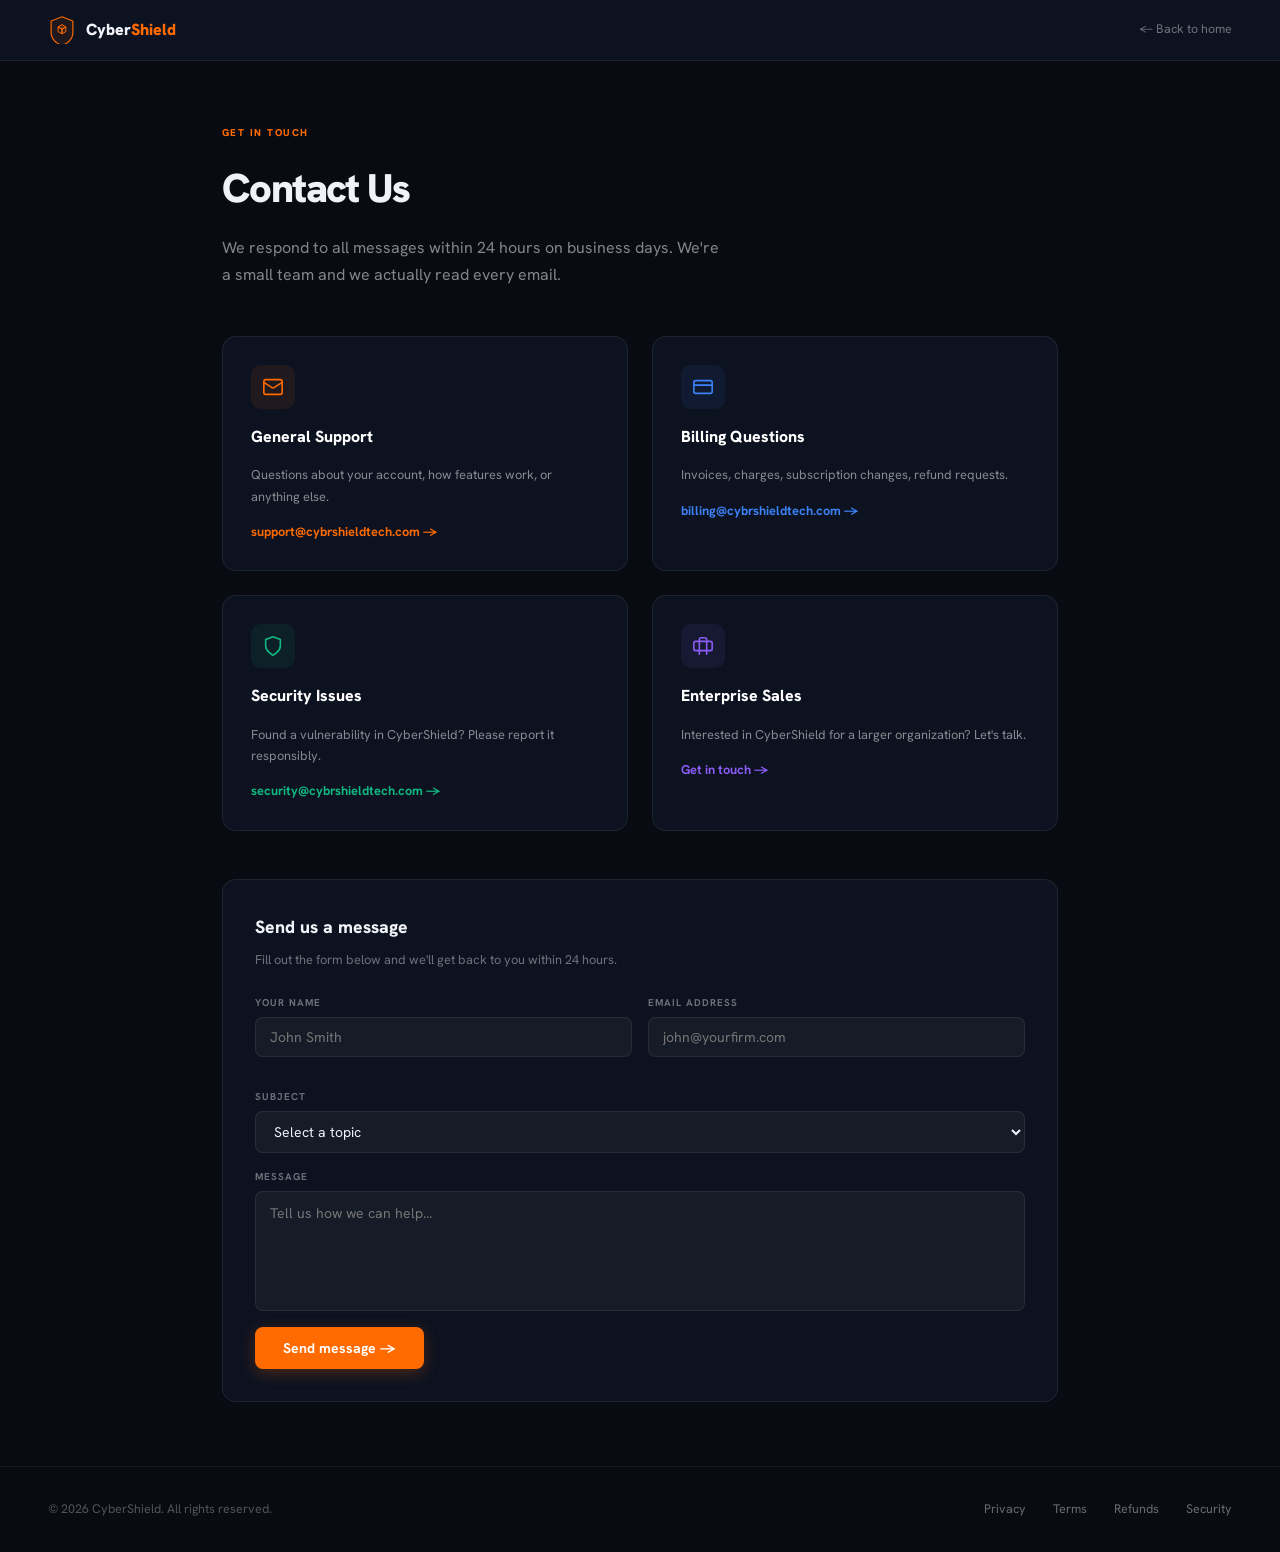
<file: contact.html>
<!DOCTYPE html>
<html lang="en">
<head>
<!-- Google tag (gtag.js) -->
<script async src="https://www.googletagmanager.com/gtag/js?id=G-KNS974VS3N"></script>
<script>
  window.dataLayer = window.dataLayer || [];
  function gtag(){dataLayer.push(arguments);}
  gtag('js', new Date());
  gtag('config', 'G-KNS974VS3N');
</script>
<meta charset="UTF-8"/>
<meta name="viewport" content="width=device-width,initial-scale=1"/>
<link rel="icon" type="image/svg+xml" href="/favicon.svg"/>
<title>Contact — CyberShield</title>
<link href="https://fonts.googleapis.com/css2?family=Hanken+Grotesk:wght@400;500;600;700;800;900&display=swap" rel="stylesheet"/>
<style>
*{box-sizing:border-box;margin:0;padding:0}
body{background:#080b12;color:#f0f2f8;font-family:'Hanken Grotesk',sans-serif;line-height:1.7}
nav{background:#0d1220;border-bottom:1px solid rgba(255,255,255,0.07);padding:1rem 3rem;display:flex;align-items:center;justify-content:space-between;position:sticky;top:0;z-index:10}
.brand{display:flex;align-items:center;gap:10px;letter-spacing:0;word-spacing:0;font-size:1rem;font-weight:900;text-decoration:none;color:#f0f2f8}
.brand svg{width:28px;height:28px}
.brand .acc{color:#FF6B00}
.back{font-size:0.78rem;color:rgba(255,255,255,0.4);text-decoration:none}
.back:hover{color:#FF6B00}
main{max-width:900px;margin:0 auto;padding:4rem 2rem}
.eyebrow{font-size:0.62rem;font-weight:800;text-transform:uppercase;letter-spacing:0.15em;color:#FF6B00;margin-bottom:0.75rem}
h1{font-size:2.5rem;font-weight:900;letter-spacing:-0.04em;margin-bottom:0.75rem}
.subtitle{font-size:1rem;color:rgba(255,255,255,0.5);margin-bottom:3rem;max-width:500px}
.contact-grid{display:grid;grid-template-columns:1fr 1fr;gap:1.5rem;margin-bottom:3rem}
@media(max-width:640px){.contact-grid{grid-template-columns:1fr}}
.contact-card{background:#0d1220;border:1px solid rgba(255,255,255,0.07);border-radius:14px;padding:1.75rem;display:flex;flex-direction:column;gap:0.875rem;transition:border-color 0.2s}
.contact-card:hover{border-color:rgba(255,107,0,0.3)}
.contact-ico{width:44px;height:44px;border-radius:10px;display:flex;align-items:center;justify-content:center}
.contact-ico svg{width:22px;height:22px;stroke:currentColor;fill:none;stroke-width:1.75;stroke-linecap:round;stroke-linejoin:round}
.contact-title{font-size:1rem;font-weight:800;color:#fff}
.contact-desc{font-size:0.8rem;color:rgba(255,255,255,0.5);line-height:1.65}
.contact-link{font-size:0.8rem;font-weight:700;text-decoration:none;display:inline-flex;align-items:center;gap:5px;transition:gap 0.15s}
.contact-link:hover{gap:8px}
.form-section{background:#0d1220;border:1px solid rgba(255,255,255,0.07);border-radius:14px;padding:2rem}
.form-title{font-size:1.1rem;font-weight:800;margin-bottom:0.5rem}
.form-sub{font-size:0.8rem;color:rgba(255,255,255,0.4);margin-bottom:1.5rem}
.form-row{display:grid;grid-template-columns:1fr 1fr;gap:1rem;margin-bottom:1rem}
@media(max-width:640px){.form-row{grid-template-columns:1fr}}
.f-group{display:flex;flex-direction:column;gap:5px;margin-bottom:1rem}
.f-label{font-size:0.62rem;font-weight:700;text-transform:uppercase;letter-spacing:0.1em;color:rgba(255,255,255,0.4)}
.f-input{background:rgba(255,255,255,0.04);border:1px solid rgba(255,255,255,0.08);border-radius:8px;padding:10px 14px;color:#f0f2f8;font-size:0.875rem;font-family:'Hanken Grotesk',sans-serif;outline:none;transition:border-color 0.15s;width:100%}
.f-input:focus{border-color:rgba(255,107,0,0.4)}
select.f-input option{background:#0d1220}
textarea.f-input{resize:none;height:120px;line-height:1.6}
.f-btn{background:#FF6B00;color:#fff;border:none;border-radius:8px;padding:12px 28px;font-size:0.875rem;font-weight:700;cursor:pointer;font-family:'Hanken Grotesk',sans-serif;box-shadow:0 4px 16px rgba(255,107,0,0.25);transition:all 0.15s}
.f-btn:hover{background:#ff8c00;transform:translateY(-1px)}
.success-msg{display:none;background:rgba(16,185,129,0.08);border:1px solid rgba(16,185,129,0.2);border-radius:8px;padding:1rem;font-size:0.82rem;color:#10B981;margin-top:1rem}
footer{border-top:1px solid rgba(255,255,255,0.07);padding:2rem 3rem;display:flex;align-items:center;justify-content:space-between;font-size:0.78rem;color:rgba(255,255,255,0.3)}
footer a{color:rgba(255,255,255,0.4);text-decoration:none;margin-left:1.5rem}
footer a:hover{color:#FF6B00}
</style>
</head>
<body>
<nav>
  <a href="index.html" class="brand">
    <svg viewBox="0 0 30 36" fill="none"><path d="M15 1L29 6.5V21C29 30 22 35.5 15 37.5C8 35.5 1 30 1 21V6.5L15 1Z" fill="rgba(255,107,0,0.08)" stroke="#FF6B00" stroke-width="1.5"/><path d="M15 11L20 14L15 17L10 14Z" fill="rgba(255,107,0,0.2)" stroke="#FF6B00" stroke-width="1.25" stroke-linejoin="round"/><path d="M10 14L15 17V23L10 20Z" stroke="#FF6B00" stroke-width="1.25" stroke-linejoin="round"/><path d="M20 14L15 17V23L20 20Z" fill="rgba(255,107,0,0.1)" stroke="#FF6B00" stroke-width="1.25" stroke-linejoin="round"/></svg><span style="display:inline-flex;gap:0">Cyber<span class="acc">Shield</span></span>
  </a>
  <a href="index.html" class="back">← Back to home</a>
</nav>

<main>
  <div class="eyebrow">Get in touch</div>
  <h1>Contact Us</h1>
  <div class="subtitle">We respond to all messages within 24 hours on business days. We're a small team and we actually read every email.</div>

  <div class="contact-grid">
    <div class="contact-card">
      <div class="contact-ico" style="background:rgba(255,107,0,0.08);color:#FF6B00">
        <svg viewBox="0 0 24 24"><rect x="2" y="4" width="20" height="16" rx="2"/><path d="m22 7-8.97 5.7a1.94 1.94 0 0 1-2.06 0L2 7"/></svg>
      </div>
      <div class="contact-title">General Support</div>
      <div class="contact-desc">Questions about your account, how features work, or anything else.</div>
      <a href="https://mail.google.com/mail/?view=cm&to=njirus@cybrshieldtech.com&su=Support%20Request&body=Hi%20CyberShield%20team%2C%0A%0A" target="_blank" class="contact-link" style="color:#FF6B00">support@cybrshieldtech.com →</a>
    </div>

    <div class="contact-card">
      <div class="contact-ico" style="background:rgba(59,130,246,0.08);color:#3B82F6">
        <svg viewBox="0 0 24 24"><rect x="2" y="5" width="20" height="14" rx="2"/><path d="M2 10h20"/></svg>
      </div>
      <div class="contact-title">Billing Questions</div>
      <div class="contact-desc">Invoices, charges, subscription changes, refund requests.</div>
      <a href="https://mail.google.com/mail/?view=cm&to=njirus@cybrshieldtech.com&su=Billing%20Question&body=Hi%20CyberShield%20billing%20team%2C%0A%0A" target="_blank" class="contact-link" style="color:#3B82F6">billing@cybrshieldtech.com →</a>
    </div>

    <div class="contact-card">
      <div class="contact-ico" style="background:rgba(16,185,129,0.08);color:#10B981">
        <svg viewBox="0 0 24 24"><path d="M12 22s8-4 8-10V5l-8-3-8 3v7c0 6 8 10 8 10z"/></svg>
      </div>
      <div class="contact-title">Security Issues</div>
      <div class="contact-desc">Found a vulnerability in CyberShield? Please report it responsibly.</div>
      <a href="https://mail.google.com/mail/?view=cm&to=njirus@cybrshieldtech.com&su=Security%20Report&body=Hi%20CyberShield%20security%20team%2C%0A%0AVulnerability%20description%3A%0A%0ASteps%20to%20reproduce%3A%0A%0A" target="_blank" class="contact-link" style="color:#10B981">security@cybrshieldtech.com →</a>
    </div>

    <div class="contact-card">
      <div class="contact-ico" style="background:rgba(139,92,246,0.08);color:#8B5CF6">
        <svg viewBox="0 0 24 24"><path d="M20 7H4a2 2 0 0 0-2 2v6a2 2 0 0 0 2 2h16a2 2 0 0 0 2-2V9a2 2 0 0 0-2-2z"/><path d="M16 21V5a2 2 0 0 0-2-2h-4a2 2 0 0 0-2 2v16"/></svg>
      </div>
      <div class="contact-title">Enterprise Sales</div>
      <div class="contact-desc">Interested in CyberShield for a larger organization? Let's talk.</div>
      <a href="https://mail.google.com/mail/?view=cm&to=njirus@cybrshieldtech.com&su=Enterprise%20Inquiry&body=Hi%20CyberShield%20team%2C%0A%0AI%27m%20interested%20in%20CyberShield%20for%20my%20organization.%0A%0ACompany%20size%3A%0AIndustry%3A%0AWhat%20I%20need%3A%0A" target="_blank" class="contact-link" style="color:#8B5CF6">Get in touch →</a>
    </div>
  </div>

  <div class="form-section">
    <div class="form-title">Send us a message</div>
    <div class="form-sub">Fill out the form below and we'll get back to you within 24 hours.</div>
    <div class="form-row">
      <div class="f-group">
        <label class="f-label">Your name</label>
        <input class="f-input" id="contact-name" type="text" placeholder="John Smith"/>
      </div>
      <div class="f-group">
        <label class="f-label">Email address</label>
        <input class="f-input" id="contact-email" type="email" placeholder="john@yourfirm.com"/>
      </div>
    </div>
    <div class="f-group">
      <label class="f-label">Subject</label>
      <select class="f-input" id="contact-subject">
        <option value="">Select a topic</option>
        <option value="General question">General question</option>
        <option value="Technical support">Technical support</option>
        <option value="Billing question">Billing question</option>
        <option value="Feature request">Feature request</option>
        <option value="Partnership inquiry">Partnership inquiry</option>
        <option value="Enterprise sales">Enterprise sales</option>
        <option value="Other">Other</option>
      </select>
    </div>
    <div class="f-group">
      <label class="f-label">Message</label>
      <textarea class="f-input" id="contact-message" placeholder="Tell us how we can help..."></textarea>
    </div>
    <button class="f-btn" onclick="sendContact()">Send message →</button>
    <div class="success-msg" id="contact-success">✓ Message sent! We'll get back to you within 24 hours.</div>
  </div>
</main>

<footer>
  <span>© 2026 CyberShield. All rights reserved.</span>
  <div>
    <a href="privacy.html">Privacy</a>
    <a href="terms.html">Terms</a>
    <a href="refund-policy.html">Refunds</a>
    <a href="security.html">Security</a>
  </div>
</footer>

<script>
function sendContact(){
  const name = document.getElementById('contact-name').value.trim();
  const email = document.getElementById('contact-email').value.trim();
  const subject = document.getElementById('contact-subject').value;
  const message = document.getElementById('contact-message').value.trim();
  if(!name||!email||!subject||!message){ alert('Please fill in all fields.'); return; }
  const body = `Name: ${name}\nEmail: ${email}\n\nMessage:\n${message}`;
  const url = `https://mail.google.com/mail/?view=cm&to=njirus@cybrshieldtech.com&su=${encodeURIComponent(`[${subject}] from ${name}`)}&body=${encodeURIComponent(body)}`;
  window.open(url, '_blank');
  document.getElementById('contact-success').style.display = 'block';
  document.getElementById('contact-name').value = '';
  document.getElementById('contact-email').value = '';
  document.getElementById('contact-subject').value = '';
  document.getElementById('contact-message').value = '';
}
</script>
</body>
</html>
</file>
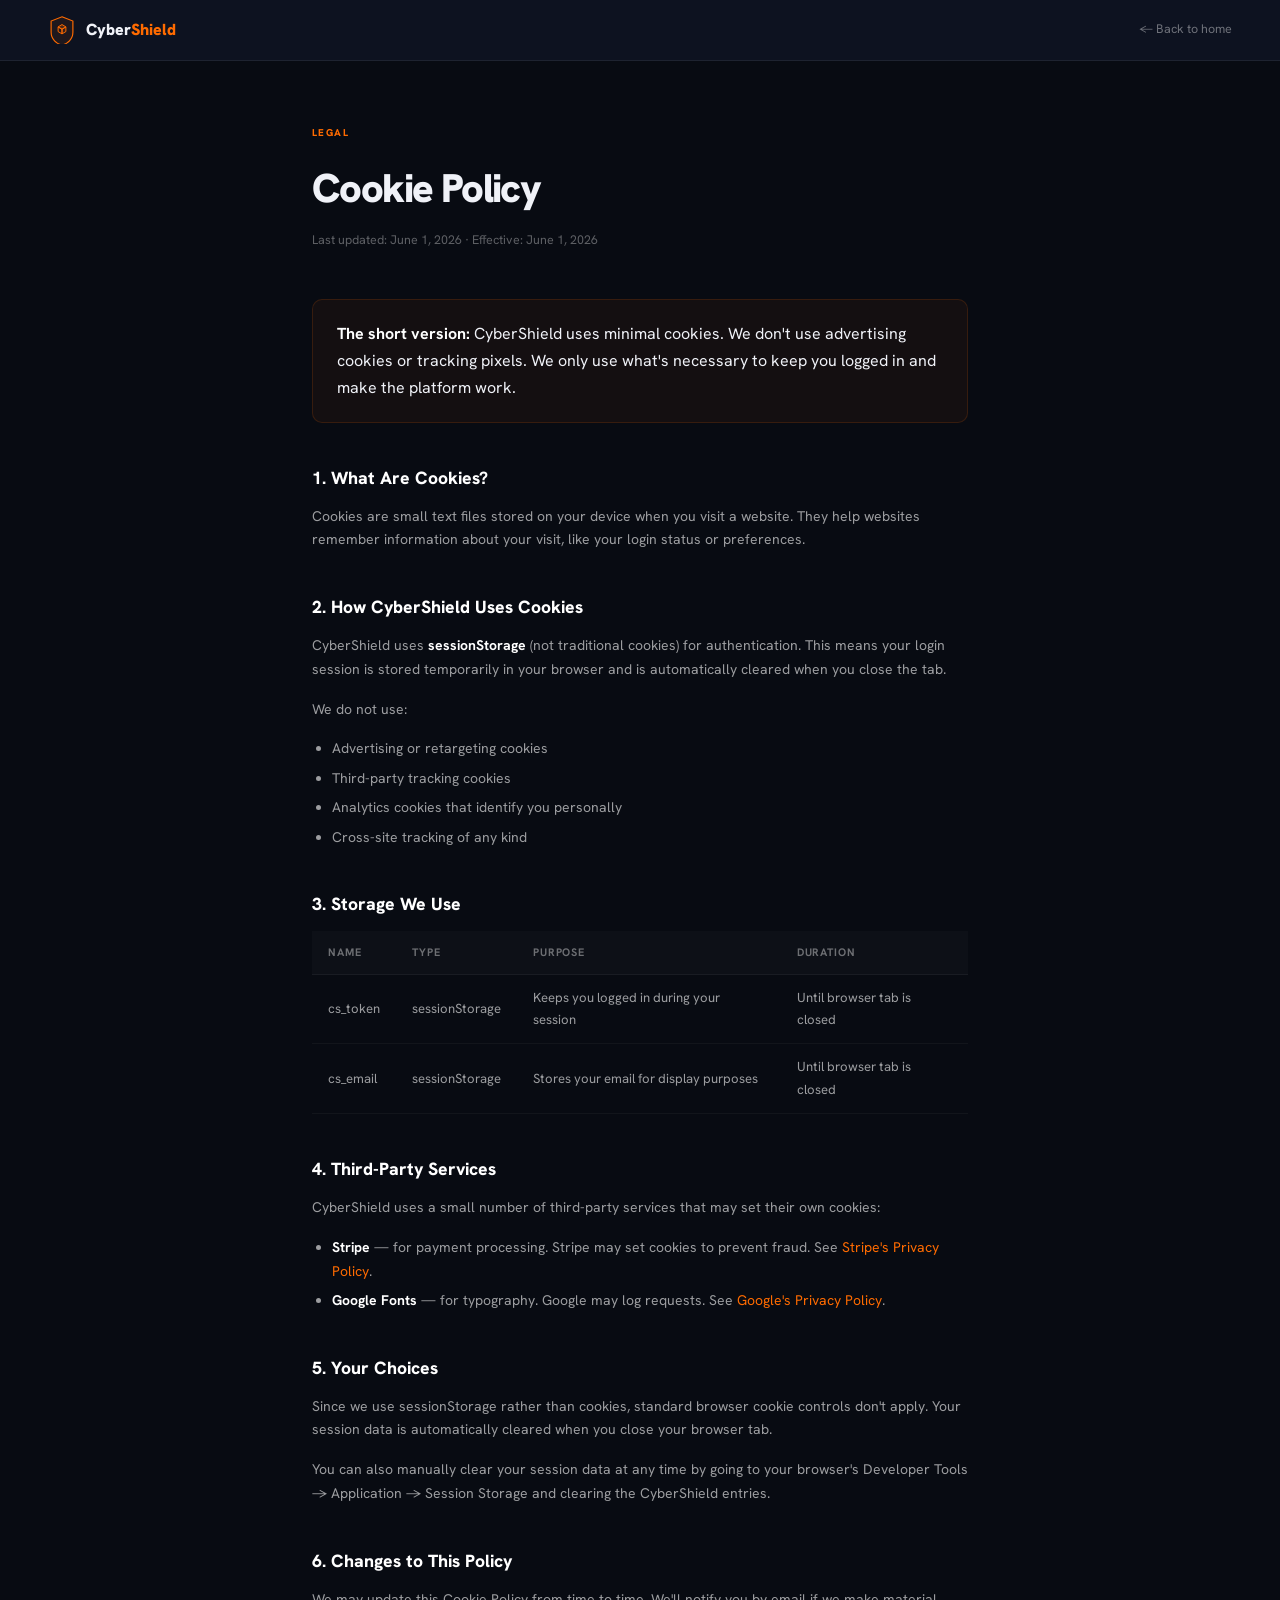
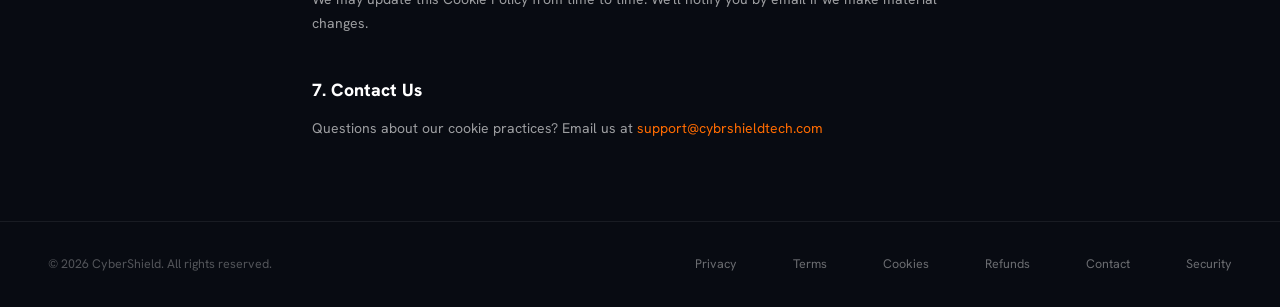
<file: cookie-policy.html>
<!DOCTYPE html>
<html lang="en">
<head>
<!-- Google tag (gtag.js) -->
<script async src="https://www.googletagmanager.com/gtag/js?id=G-KNS974VS3N"></script>
<script>
  window.dataLayer = window.dataLayer || [];
  function gtag(){dataLayer.push(arguments);}
  gtag('js', new Date());
  gtag('config', 'G-KNS974VS3N');
</script>
<meta charset="UTF-8"/>
<meta name="viewport" content="width=device-width,initial-scale=1"/>
<link rel="icon" type="image/svg+xml" href="/favicon.svg"/>
<title>Cookie Policy — CyberShield</title>
<link href="https://fonts.googleapis.com/css2?family=Hanken+Grotesk:wght@400;500;600;700;800;900&display=swap" rel="stylesheet"/>
<style>
*{box-sizing:border-box;margin:0;padding:0}
body{background:#080b12;color:#f0f2f8;font-family:'Hanken Grotesk',sans-serif;line-height:1.7}
nav{background:#0d1220;border-bottom:1px solid rgba(255,255,255,0.07);padding:1rem 3rem;display:flex;align-items:center;justify-content:space-between;position:sticky;top:0;z-index:10}
.brand{display:flex;align-items:center;gap:10px;letter-spacing:0;word-spacing:0;font-size:1rem;font-weight:900;text-decoration:none;color:#f0f2f8}
.brand svg{width:28px;height:28px}
.brand .acc{color:#FF6B00}
.back{font-size:0.78rem;color:rgba(255,255,255,0.4);text-decoration:none}
.back:hover{color:#FF6B00}
main{max-width:720px;margin:0 auto;padding:4rem 2rem}
.eyebrow{font-size:0.62rem;font-weight:800;text-transform:uppercase;letter-spacing:0.15em;color:#FF6B00;margin-bottom:0.75rem}
h1{font-size:2.5rem;font-weight:900;letter-spacing:-0.04em;margin-bottom:0.5rem}
.meta{font-size:0.78rem;color:rgba(255,255,255,0.35);margin-bottom:3rem}
h2{font-size:1.1rem;font-weight:800;margin:2.5rem 0 0.75rem;color:#fff}
p{font-size:0.875rem;color:rgba(255,255,255,0.6);margin-bottom:1rem}
ul{padding-left:1.25rem;margin-bottom:1rem}
li{font-size:0.875rem;color:rgba(255,255,255,0.6);margin-bottom:0.35rem}
table{width:100%;border-collapse:collapse;margin-bottom:1.5rem}
th{font-size:0.68rem;font-weight:700;text-transform:uppercase;letter-spacing:0.08em;color:rgba(255,255,255,0.4);padding:0.75rem 1rem;text-align:left;border-bottom:1px solid rgba(255,255,255,0.07);background:rgba(255,255,255,0.02)}
td{font-size:0.82rem;color:rgba(255,255,255,0.6);padding:0.75rem 1rem;border-bottom:1px solid rgba(255,255,255,0.04)}
a{color:#FF6B00;text-decoration:none}
.info-box{background:rgba(255,107,0,0.05);border:1px solid rgba(255,107,0,0.15);border-radius:10px;padding:1.25rem 1.5rem;margin:1.5rem 0}
footer{border-top:1px solid rgba(255,255,255,0.07);padding:2rem 3rem;display:flex;align-items:center;justify-content:space-between;font-size:0.78rem;color:rgba(255,255,255,0.3)}
footer a{color:rgba(255,255,255,0.4);text-decoration:none;margin-left:1.5rem}
footer a:hover{color:#FF6B00}
</style>
</head>
<body>
<nav>
  <a href="index.html" class="brand">
    <svg viewBox="0 0 30 36" fill="none"><path d="M15 1L29 6.5V21C29 30 22 35.5 15 37.5C8 35.5 1 30 1 21V6.5L15 1Z" fill="rgba(255,107,0,0.08)" stroke="#FF6B00" stroke-width="1.5"/><path d="M15 11L20 14L15 17L10 14Z" fill="rgba(255,107,0,0.2)" stroke="#FF6B00" stroke-width="1.25" stroke-linejoin="round"/><path d="M10 14L15 17V23L10 20Z" stroke="#FF6B00" stroke-width="1.25" stroke-linejoin="round"/><path d="M20 14L15 17V23L20 20Z" fill="rgba(255,107,0,0.1)" stroke="#FF6B00" stroke-width="1.25" stroke-linejoin="round"/></svg><span style="display:inline-flex;gap:0">Cyber<span class="acc">Shield</span></span>
  </a>
  <a href="index.html" class="back">← Back to home</a>
</nav>

<main>
  <div class="eyebrow">Legal</div>
  <h1>Cookie Policy</h1>
  <div class="meta">Last updated: June 1, 2026 · Effective: June 1, 2026</div>

  <div class="info-box">
    <strong style="color:#fff">The short version:</strong> CyberShield uses minimal cookies. We don't use advertising cookies or tracking pixels. We only use what's necessary to keep you logged in and make the platform work.
  </div>

  <h2>1. What Are Cookies?</h2>
  <p>Cookies are small text files stored on your device when you visit a website. They help websites remember information about your visit, like your login status or preferences.</p>

  <h2>2. How CyberShield Uses Cookies</h2>
  <p>CyberShield uses <strong style="color:#fff">sessionStorage</strong> (not traditional cookies) for authentication. This means your login session is stored temporarily in your browser and is automatically cleared when you close the tab.</p>
  <p>We do not use:</p>
  <ul>
    <li>Advertising or retargeting cookies</li>
    <li>Third-party tracking cookies</li>
    <li>Analytics cookies that identify you personally</li>
    <li>Cross-site tracking of any kind</li>
  </ul>

  <h2>3. Storage We Use</h2>
  <table>
    <thead><tr><th>Name</th><th>Type</th><th>Purpose</th><th>Duration</th></tr></thead>
    <tbody>
      <tr><td>cs_token</td><td>sessionStorage</td><td>Keeps you logged in during your session</td><td>Until browser tab is closed</td></tr>
      <tr><td>cs_email</td><td>sessionStorage</td><td>Stores your email for display purposes</td><td>Until browser tab is closed</td></tr>
    </tbody>
  </table>

  <h2>4. Third-Party Services</h2>
  <p>CyberShield uses a small number of third-party services that may set their own cookies:</p>
  <ul>
    <li><strong style="color:#fff">Stripe</strong> — for payment processing. Stripe may set cookies to prevent fraud. See <a href="https://stripe.com/privacy" target="_blank">Stripe's Privacy Policy</a>.</li>
    <li><strong style="color:#fff">Google Fonts</strong> — for typography. Google may log requests. See <a href="https://policies.google.com/privacy" target="_blank">Google's Privacy Policy</a>.</li>
  </ul>

  <h2>5. Your Choices</h2>
  <p>Since we use sessionStorage rather than cookies, standard browser cookie controls don't apply. Your session data is automatically cleared when you close your browser tab.</p>
  <p>You can also manually clear your session data at any time by going to your browser's Developer Tools → Application → Session Storage and clearing the CyberShield entries.</p>

  <h2>6. Changes to This Policy</h2>
  <p>We may update this Cookie Policy from time to time. We'll notify you by email if we make material changes.</p>

  <h2>7. Contact Us</h2>
  <p>Questions about our cookie practices? Email us at <a href="mailto:support@cybrshieldtech.com">support@cybrshieldtech.com</a></p>
</main>

<footer>
  <span>© 2026 CyberShield. All rights reserved.</span>
  <div>
    <div style="display:flex;gap:2rem;flex-wrap:wrap"><a href="privacy.html">Privacy</a><a href="terms.html">Terms</a><a href="cookie-policy.html">Cookies</a><a href="refund-policy.html">Refunds</a><a href="contact.html">Contact</a><a href="security.html">Security</a></div>
  </div>
</footer>
</body>
</html>
</file>
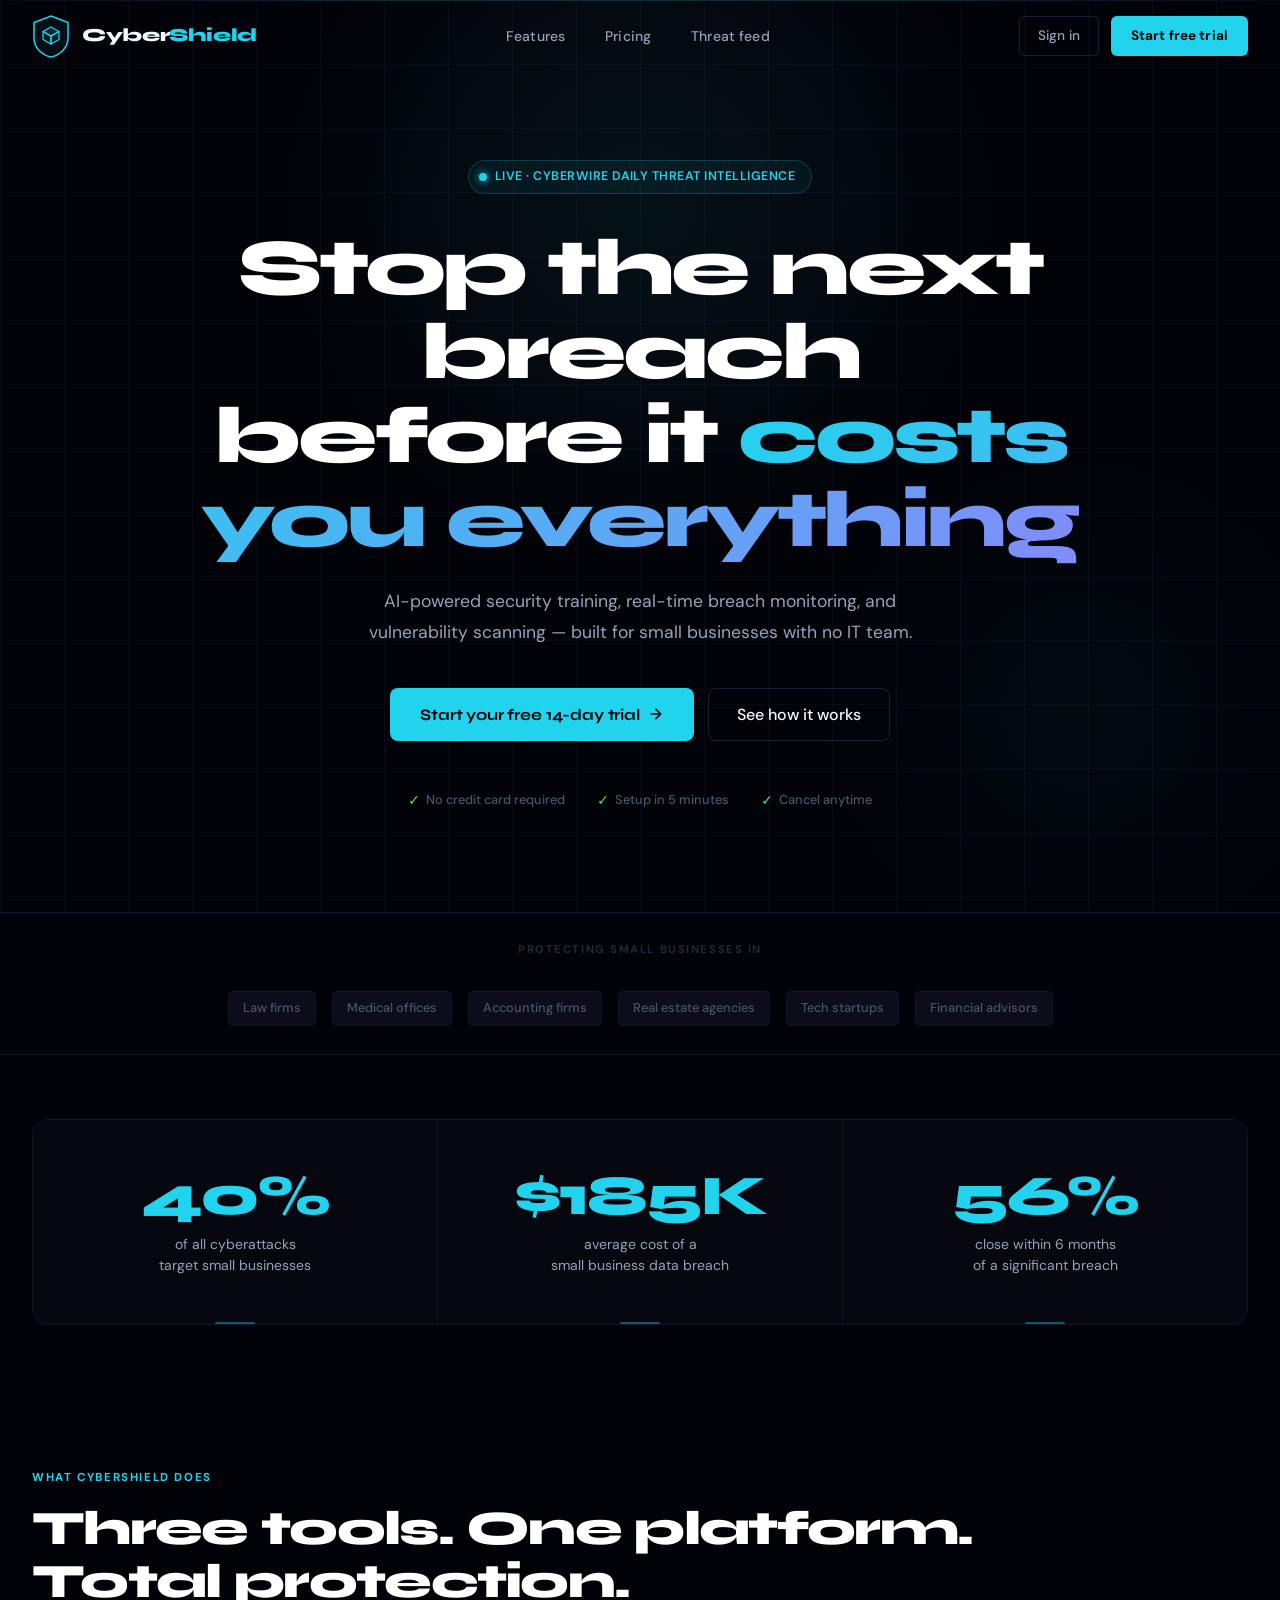
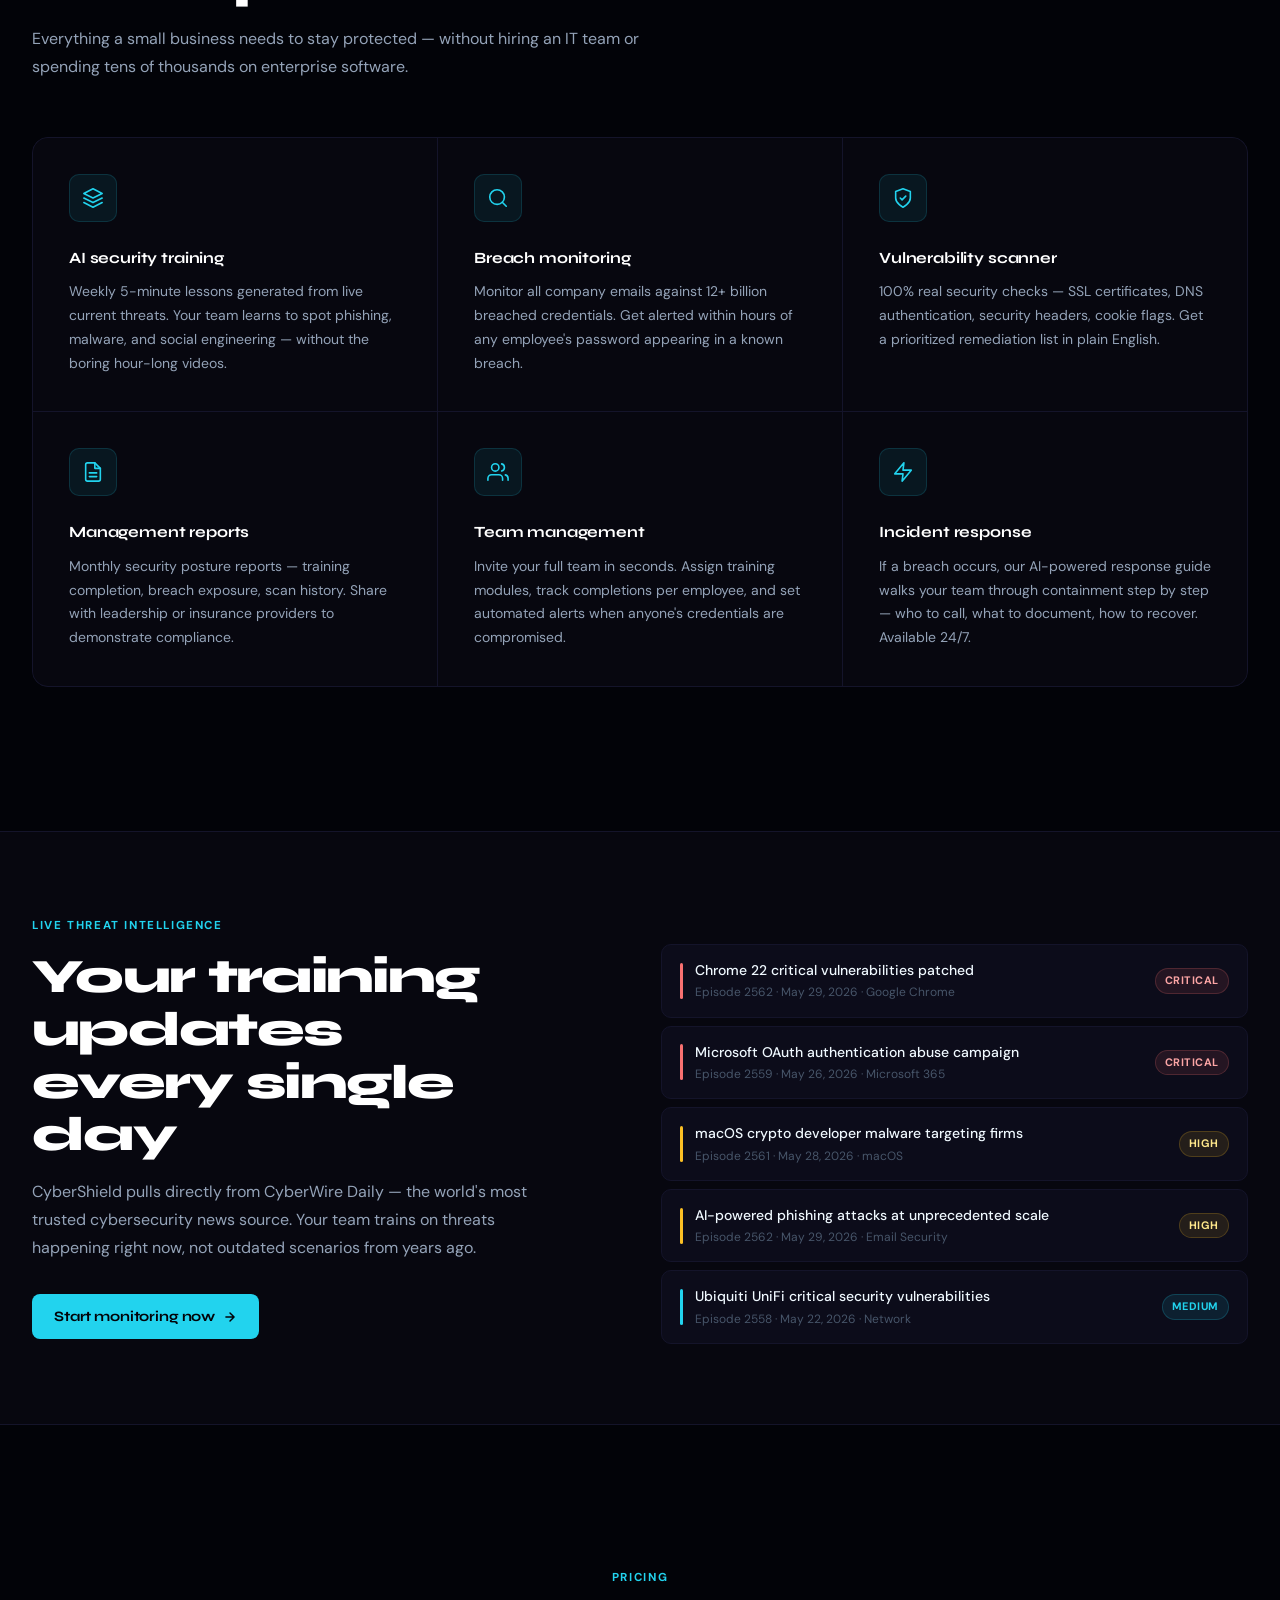
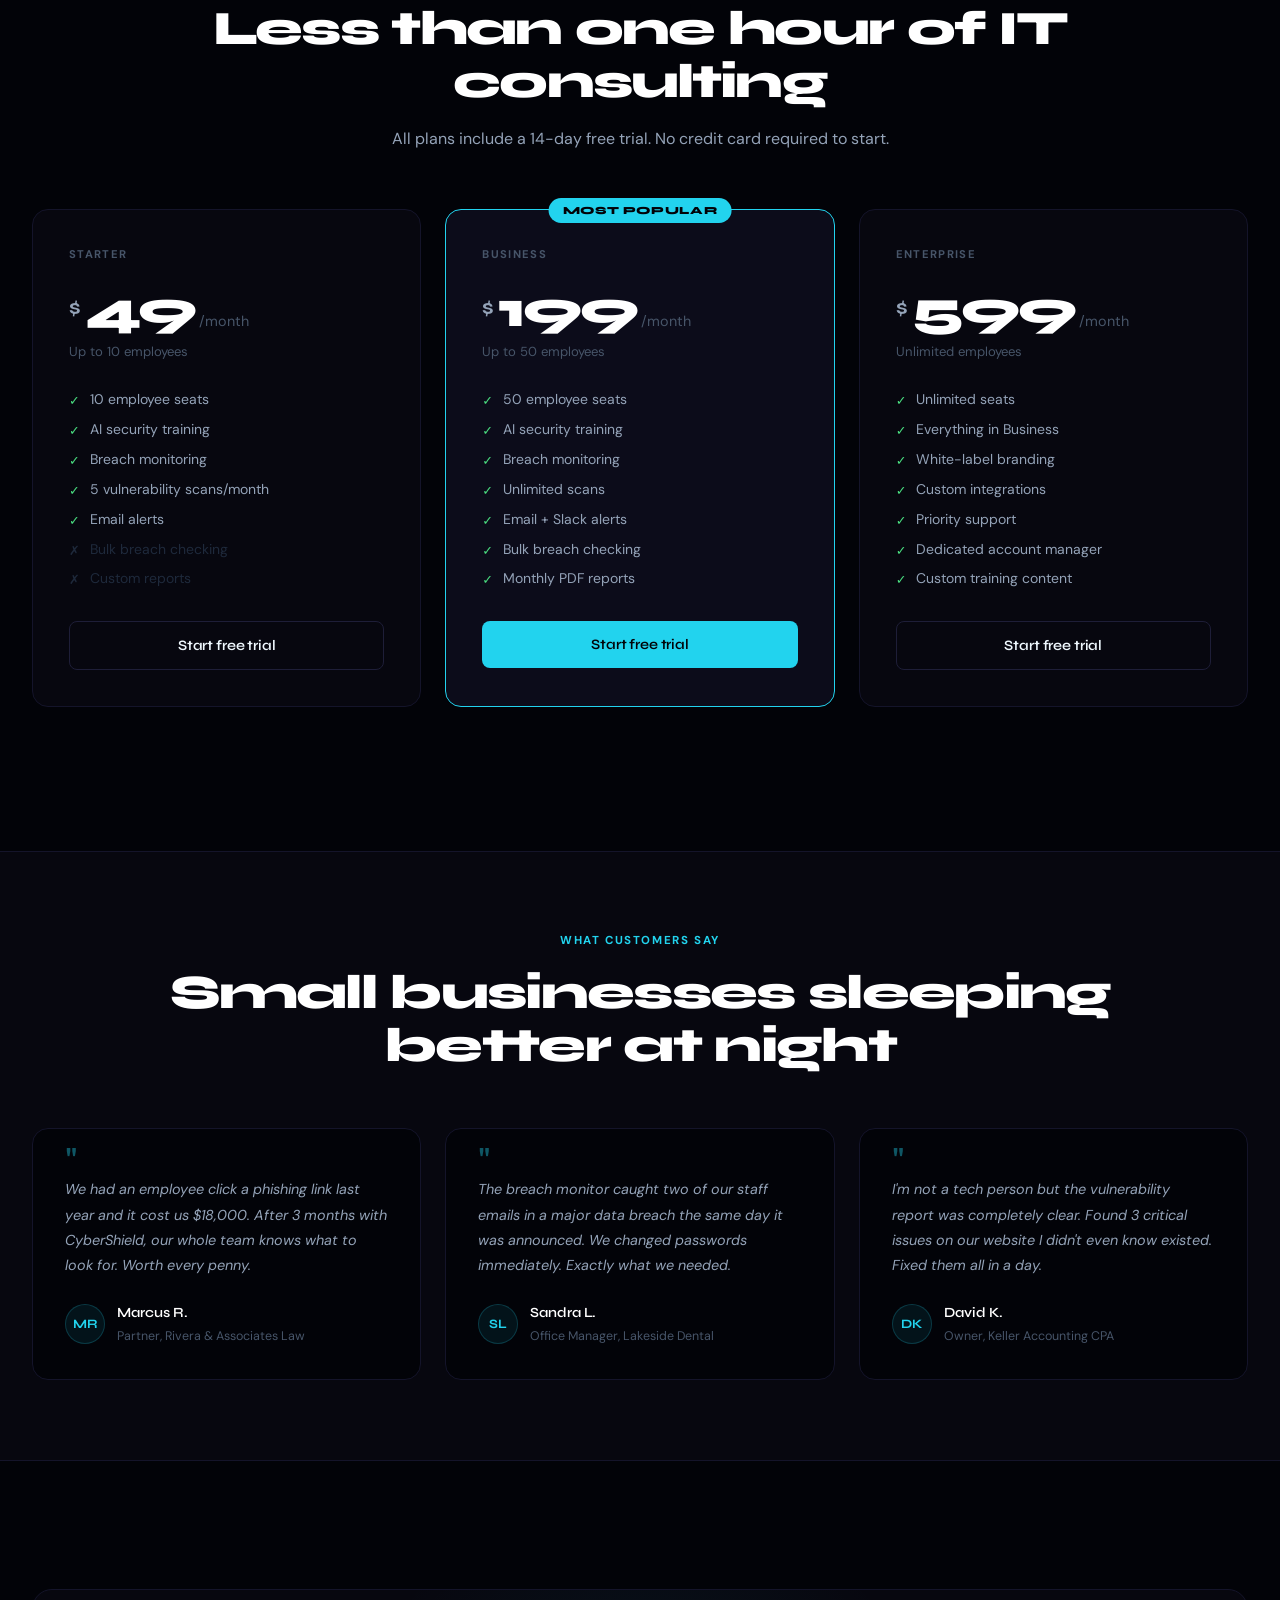
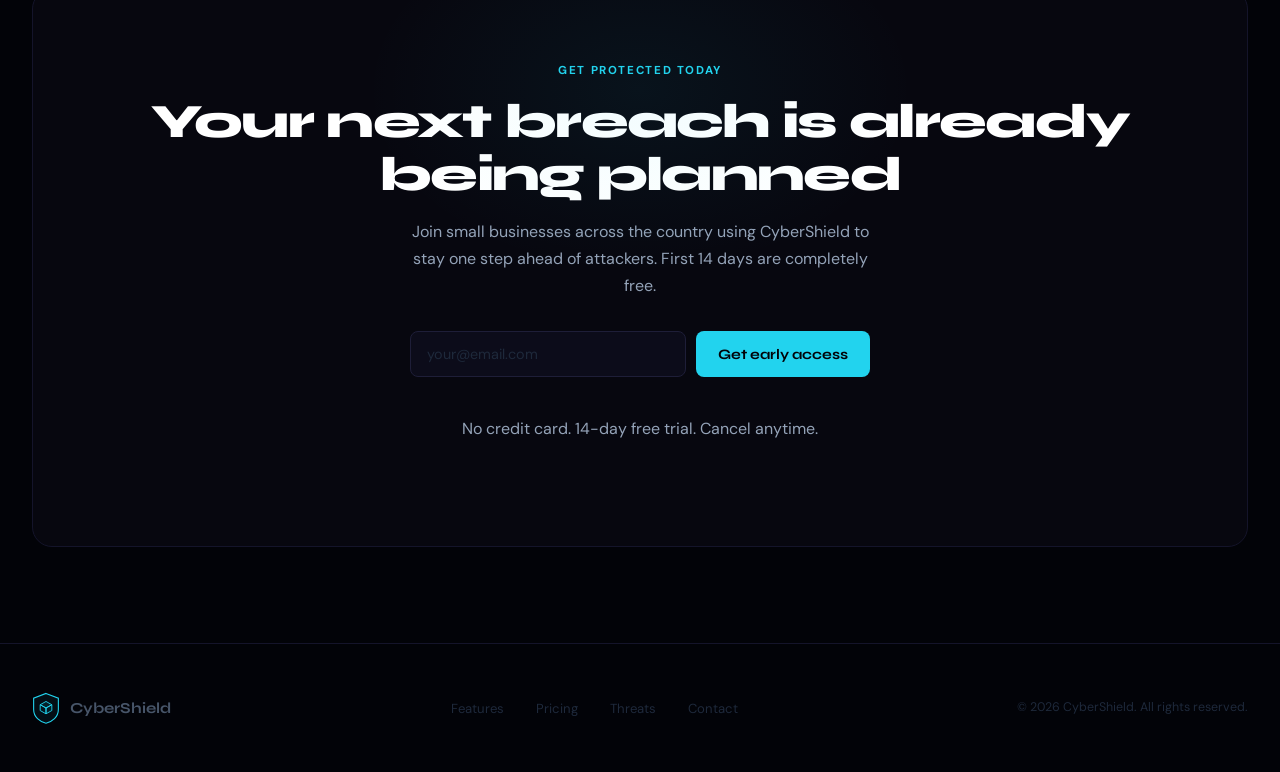
<file: index (4).html>
<!DOCTYPE html>
<html lang="en">
<head>
<meta charset="UTF-8"/>
<meta name="viewport" content="width=device-width,initial-scale=1.0"/>
<title>CyberShield — AI Security Platform for Small Business</title>
<meta name="description" content="Stop breaches before they cost you everything. AI-powered security training, real-time breach monitoring, and vulnerability scanning built for small businesses."/>
<link rel="preconnect" href="https://fonts.googleapis.com"/>
<link rel="preconnect" href="https://fonts.gstatic.com" crossorigin/>
<link href="https://fonts.googleapis.com/css2?family=Syne:wght@400;500;600;700;800&family=DM+Sans:ital,opsz,wght@0,9..40,300;0,9..40,400;0,9..40,500;1,9..40,400&display=swap" rel="stylesheet"/>
<style>
*{box-sizing:border-box;margin:0;padding:0}
:root{
  --bg:#020308;
  --s1:#07070f;
  --s2:#0c0c1a;
  --s3:#111124;
  --b1:#14142a;
  --b2:#1e1e38;
  --b3:#2a2a48;
  --c:#22d3ee;
  --c2:#06b6d4;
  --cg:rgba(34,211,238,0.08);
  --cg2:rgba(34,211,238,0.15);
  --green:#4ade80;
  --red:#f87171;
  --amber:#fbbf24;
  --t1:#f0f9ff;
  --t2:#94a3b8;
  --t3:#475569;
  --t4:#1e293b;
}
html{scroll-behavior:smooth}
body{background:var(--bg);color:var(--t1);font-family:'DM Sans',system-ui,sans-serif;font-size:16px;line-height:1.6;overflow-x:hidden}
a{color:inherit;text-decoration:none}
::selection{background:var(--cg2);color:var(--c)}

/* SCROLLBAR */
::-webkit-scrollbar{width:6px}
::-webkit-scrollbar-track{background:var(--s1)}
::-webkit-scrollbar-thumb{background:var(--b3);border-radius:3px}

/* NAV */
nav{position:fixed;top:0;left:0;right:0;z-index:200;transition:all 0.3s}
nav.scrolled{background:rgba(2,3,8,0.96);backdrop-filter:blur(20px);border-bottom:1px solid var(--b1)}
.nav-inner{max-width:1280px;margin:0 auto;padding:0 2rem;height:72px;display:flex;align-items:center;justify-content:space-between}
.nav-logo{display:flex;align-items:center;gap:12px;cursor:pointer}
.nav-logo-svg{flex-shrink:0}
.nav-logo-wordmark{font-family:'Syne',sans-serif;font-size:1.15rem;font-weight:800;color:var(--t1);letter-spacing:-0.02em}
.nav-logo-wordmark span{color:var(--c)}
.nav-links{display:flex;align-items:center;gap:2.5rem}
.nav-links a{font-size:0.875rem;font-weight:500;color:var(--t2);transition:color 0.2s;letter-spacing:0.01em}
.nav-links a:hover{color:var(--t1)}
.nav-right{display:flex;align-items:center;gap:12px}
.btn-nav-ghost{background:transparent;border:1px solid var(--b2);color:var(--t2);padding:8px 18px;border-radius:6px;font-size:0.85rem;font-weight:500;cursor:pointer;font-family:inherit;transition:all 0.2s}
.btn-nav-ghost:hover{border-color:var(--b3);color:var(--t1)}
.btn-nav-cta{background:var(--c);color:#020308;padding:9px 20px;border-radius:6px;font-size:0.85rem;font-weight:700;cursor:pointer;font-family:inherit;transition:all 0.2s;border:none;letter-spacing:0.01em}
.btn-nav-cta:hover{background:#67e8f9;transform:translateY(-1px)}

/* HERO */
.hero-wrapper{position:relative;min-height:100vh;display:flex;align-items:center;overflow:hidden}
.hero-bg{position:absolute;inset:0;z-index:0}
.hero-grid{position:absolute;inset:0;background-image:linear-gradient(var(--b1) 1px,transparent 1px),linear-gradient(90deg,var(--b1) 1px,transparent 1px);background-size:64px 64px;opacity:0.4}
.hero-glow{position:absolute;top:-200px;left:50%;transform:translateX(-50%);width:800px;height:800px;background:radial-gradient(ellipse,rgba(34,211,238,0.07) 0%,transparent 65%);pointer-events:none}
.hero-glow2{position:absolute;bottom:-100px;right:-100px;width:600px;height:600px;background:radial-gradient(ellipse,rgba(6,182,212,0.04) 0%,transparent 65%);pointer-events:none}
.scanline{position:absolute;left:0;right:0;height:1px;background:linear-gradient(90deg,transparent 0%,var(--c) 30%,var(--c) 70%,transparent 100%);opacity:0.15;animation:scandown 6s linear infinite}
@keyframes scandown{0%{top:-2px}100%{top:100%}}
.hero-content{position:relative;z-index:1;max-width:1280px;margin:0 auto;padding:160px 2rem 100px;text-align:center}
.hero-live-badge{display:inline-flex;align-items:center;gap:8px;background:rgba(34,211,238,0.06);border:1px solid rgba(34,211,238,0.2);border-radius:100px;padding:6px 16px 6px 10px;font-size:0.78rem;font-weight:600;color:var(--c);margin-bottom:2rem;letter-spacing:0.04em;text-transform:uppercase}
.live-dot{width:8px;height:8px;border-radius:50%;background:var(--c);box-shadow:0 0 8px var(--c);animation:pulse 2s ease-in-out infinite}
@keyframes pulse{0%,100%{opacity:1;transform:scale(1)}50%{opacity:0.6;transform:scale(0.85)}}
.hero-h1{font-family:'Syne',sans-serif;font-size:clamp(2.8rem,6.5vw,5rem);font-weight:800;line-height:1.05;letter-spacing:-0.04em;color:#fff;margin-bottom:1.5rem;max-width:960px;margin-left:auto;margin-right:auto}
.hero-h1 .gradient-text{background:linear-gradient(135deg,var(--c) 0%,#818cf8 100%);-webkit-background-clip:text;-webkit-text-fill-color:transparent;background-clip:text}
.hero-sub{font-size:1.1rem;color:var(--t2);max-width:560px;margin:0 auto 2.5rem;line-height:1.75;font-weight:400}
.hero-cta-row{display:flex;align-items:center;justify-content:center;gap:14px;flex-wrap:wrap;margin-bottom:3rem}
.btn-cta-primary{display:inline-flex;align-items:center;gap:8px;background:var(--c);color:#020308;padding:14px 30px;border-radius:8px;font-size:1rem;font-weight:700;cursor:pointer;font-family:'Syne',sans-serif;letter-spacing:-0.01em;transition:all 0.2s;border:none;text-decoration:none}
.btn-cta-primary:hover{background:#67e8f9;transform:translateY(-2px);box-shadow:0 8px 30px rgba(34,211,238,0.25)}
.btn-cta-secondary{display:inline-flex;align-items:center;gap:8px;background:transparent;color:var(--t1);padding:13px 28px;border-radius:8px;font-size:1rem;font-weight:500;cursor:pointer;font-family:inherit;border:1px solid var(--b2);transition:all 0.2s;text-decoration:none}
.btn-cta-secondary:hover{border-color:var(--b3);background:rgba(255,255,255,0.03)}
.hero-trust{display:flex;align-items:center;justify-content:center;gap:2rem;flex-wrap:wrap}
.trust-item{display:flex;align-items:center;gap:6px;font-size:0.8rem;color:var(--t3);font-weight:500}
.trust-icon{color:var(--green);font-size:0.9rem}

/* LOGOS */
.logos-strip{border-top:1px solid var(--b1);border-bottom:1px solid var(--b1);padding:1.75rem 2rem}
.logos-strip-inner{max-width:1280px;margin:0 auto;display:flex;align-items:center;justify-content:center;gap:1rem;flex-wrap:wrap}
.logos-strip-label{font-size:0.7rem;font-weight:700;text-transform:uppercase;letter-spacing:0.14em;color:var(--t4);width:100%;text-align:center;margin-bottom:1rem}
.industry-pill{background:var(--s2);border:1px solid var(--b1);border-radius:5px;padding:6px 14px;font-size:0.8rem;font-weight:500;color:var(--t3);transition:all 0.2s}
.industry-pill:hover{border-color:var(--b2);color:var(--t2)}

/* STATS */
.stats-section{max-width:1280px;margin:0 auto;padding:4rem 2rem}
.stats-grid{display:grid;grid-template-columns:repeat(3,1fr);gap:1px;background:var(--b1);border:1px solid var(--b1);border-radius:16px;overflow:hidden}
.stat-cell{background:var(--s1);padding:3rem 2rem;text-align:center;position:relative;overflow:hidden;transition:background 0.3s}
.stat-cell:hover{background:var(--s2)}
.stat-cell::after{content:'';position:absolute;bottom:0;left:50%;transform:translateX(-50%);width:40px;height:2px;background:var(--c);opacity:0.4;border-radius:1px}
.stat-num{font-family:'Syne',sans-serif;font-size:3.5rem;font-weight:800;color:var(--c);line-height:1;letter-spacing:-0.04em;margin-bottom:10px}
.stat-label{font-size:0.875rem;color:var(--t2);font-weight:400;line-height:1.5}

/* SECTIONS */
.section{max-width:1280px;margin:0 auto;padding:5rem 2rem}
.eyebrow{font-size:0.72rem;font-weight:700;text-transform:uppercase;letter-spacing:0.14em;color:var(--c);margin-bottom:1rem}
.section-h2{font-family:'Syne',sans-serif;font-size:clamp(2rem,4vw,3rem);font-weight:800;line-height:1.1;letter-spacing:-0.035em;color:#fff;margin-bottom:1rem}
.section-sub{font-size:1rem;color:var(--t2);max-width:520px;line-height:1.75}
.section-sub.wide{max-width:640px}
.text-center{text-align:center}
.section-sub.cx{margin:0 auto}

/* FEATURES */
.features-row{display:grid;grid-template-columns:repeat(3,1fr);gap:1px;background:var(--b1);border:1px solid var(--b1);border-radius:16px;overflow:hidden;margin-top:3.5rem}
.feat{background:var(--s1);padding:2.25rem;transition:background 0.25s;position:relative;overflow:hidden}
.feat::before{content:'';position:absolute;top:0;left:0;right:0;height:1px;background:linear-gradient(90deg,transparent,var(--c),transparent);opacity:0;transition:opacity 0.3s}
.feat:hover{background:var(--s2)}
.feat:hover::before{opacity:0.5}
.feat-icon{width:48px;height:48px;background:var(--cg);border:1px solid rgba(34,211,238,0.15);border-radius:10px;display:flex;align-items:center;justify-content:center;margin-bottom:1.5rem}
.feat-icon svg{width:22px;height:22px;fill:none;stroke:var(--c);stroke-width:1.75;stroke-linecap:round;stroke-linejoin:round}
.feat h3{font-family:'Syne',sans-serif;font-size:0.975rem;font-weight:700;color:#fff;margin-bottom:0.6rem;letter-spacing:-0.01em}
.feat p{font-size:0.875rem;color:var(--t2);line-height:1.7}

/* THREAT SECTION */
.threat-wrap{background:var(--s1);border-top:1px solid var(--b1);border-bottom:1px solid var(--b1);padding:5rem 2rem;margin:4rem 0}
.threat-inner{max-width:1280px;margin:0 auto;display:grid;grid-template-columns:1fr 1.1fr;gap:6rem;align-items:center}
.threat-list{margin-top:2rem;display:flex;flex-direction:column;gap:8px}
.threat-row{display:flex;align-items:center;justify-content:space-between;background:var(--s2);border:1px solid var(--b1);border-radius:10px;padding:14px 18px;gap:12px;transition:all 0.2s;cursor:default}
.threat-row:hover{border-color:var(--b2);background:var(--s3)}
.threat-indicator{width:3px;height:36px;border-radius:2px;flex-shrink:0}
.indicator-critical{background:var(--red)}
.indicator-high{background:var(--amber)}
.indicator-medium{background:var(--c)}
.threat-info{flex:1}
.threat-name{font-size:0.875rem;font-weight:500;color:var(--t1);margin-bottom:2px}
.threat-meta{font-size:0.75rem;color:var(--t3);font-family:'DM Sans',sans-serif}
.badge{font-size:0.68rem;font-weight:700;padding:3px 9px;border-radius:100px;white-space:nowrap;letter-spacing:0.05em;text-transform:uppercase}
.b-critical{background:rgba(248,113,113,0.1);color:#fca5a5;border:1px solid rgba(248,113,113,0.2)}
.b-high{background:rgba(251,191,36,0.1);color:#fde68a;border:1px solid rgba(251,191,36,0.2)}
.b-medium{background:rgba(34,211,238,0.1);color:var(--c);border:1px solid rgba(34,211,238,0.2)}

/* PRICING */
.pricing-grid{display:grid;grid-template-columns:repeat(3,1fr);gap:1.5rem;margin-top:3.5rem}
.plan{background:var(--s1);border:1px solid var(--b1);border-radius:16px;padding:2.25rem;position:relative;transition:all 0.25s}
.plan:hover{transform:translateY(-3px);border-color:var(--b2)}
.plan.featured{border-color:var(--c);background:var(--s2)}
.plan.featured:hover{box-shadow:0 0 40px rgba(34,211,238,0.08)}
.feat-badge{position:absolute;top:-12px;left:50%;transform:translateX(-50%);background:var(--c);color:#020308;font-size:0.68rem;font-weight:800;padding:4px 14px;border-radius:100px;white-space:nowrap;letter-spacing:0.06em;text-transform:uppercase;font-family:'Syne',sans-serif}
.plan-tier{font-size:0.7rem;font-weight:700;text-transform:uppercase;letter-spacing:0.12em;color:var(--t3);margin-bottom:1.25rem;font-family:'DM Sans',sans-serif}
.plan-price-row{display:flex;align-items:baseline;gap:4px;margin-bottom:6px}
.plan-dollar{font-family:'Syne',sans-serif;font-size:1.3rem;font-weight:700;color:var(--t2);align-self:flex-start;margin-top:8px}
.plan-amount{font-family:'Syne',sans-serif;font-size:3.2rem;font-weight:800;color:#fff;line-height:1;letter-spacing:-0.04em}
.plan-period{font-size:0.9rem;color:var(--t3);font-weight:400}
.plan-seats{font-size:0.82rem;color:var(--t3);margin-bottom:1.75rem;font-weight:400}
.plan-feats{list-style:none;display:flex;flex-direction:column;gap:10px;margin-bottom:2rem}
.plan-feats li{font-size:0.875rem;color:var(--t2);display:flex;align-items:flex-start;gap:10px;line-height:1.4}
.plan-feats li .check{color:var(--green);font-size:0.8rem;margin-top:2px;flex-shrink:0}
.plan-feats li.off{color:var(--t4)}
.plan-feats li.off .check{color:var(--t4)}
.plan-btn{display:block;width:100%;text-align:center;padding:12px;border-radius:8px;font-size:0.9rem;font-weight:600;cursor:pointer;transition:all 0.2s;font-family:'Syne',sans-serif;letter-spacing:-0.01em;text-decoration:none}
.plan-btn-ghost{background:transparent;border:1px solid var(--b2);color:var(--t1)}
.plan-btn-ghost:hover{border-color:var(--b3);color:#fff;background:var(--s3)}
.plan-btn-solid{background:var(--c);border:none;color:#020308}
.plan-btn-solid:hover{background:#67e8f9}

/* TESTIMONIALS */
.testi-wrap{background:var(--s1);border-top:1px solid var(--b1);border-bottom:1px solid var(--b1);padding:5rem 2rem;margin:4rem 0}
.testi-inner{max-width:1280px;margin:0 auto}
.testi-grid{display:grid;grid-template-columns:repeat(3,1fr);gap:1.5rem;margin-top:3.5rem}
.testi-card{background:var(--bg);border:1px solid var(--b1);border-radius:16px;padding:2rem;position:relative;transition:all 0.25s}
.testi-card:hover{border-color:var(--b2);transform:translateY(-2px)}
.testi-quote{font-size:2.5rem;line-height:0;color:var(--c);margin-bottom:1rem;font-family:'Syne',sans-serif;opacity:0.4}
.testi-text{font-size:0.9rem;color:var(--t2);line-height:1.75;margin-bottom:1.5rem;font-style:italic}
.testi-author{display:flex;align-items:center;gap:12px}
.testi-av{width:40px;height:40px;border-radius:50%;background:var(--cg);border:1px solid rgba(34,211,238,0.2);display:flex;align-items:center;justify-content:center;font-size:0.8rem;font-weight:700;color:var(--c);flex-shrink:0;font-family:'Syne',sans-serif}
.testi-name{font-size:0.875rem;font-weight:600;color:#fff;margin-bottom:2px;font-family:'Syne',sans-serif}
.testi-role{font-size:0.78rem;color:var(--t3)}

/* CTA */
.cta-section{max-width:1280px;margin:0 auto;padding:4rem 2rem 6rem}
.cta-box{background:var(--s1);border:1px solid var(--b1);border-radius:20px;padding:4.5rem 3rem;text-align:center;position:relative;overflow:hidden}
.cta-box::before{content:'';position:absolute;top:-100px;left:50%;transform:translateX(-50%);width:600px;height:400px;background:radial-gradient(ellipse,rgba(34,211,238,0.06) 0%,transparent 65%);pointer-events:none}
.cta-box .section-h2{margin-bottom:1rem}
.cta-box p{color:var(--t2);font-size:1rem;margin-bottom:2rem;max-width:480px;margin-left:auto;margin-right:auto;line-height:1.7}
.signup-row{display:flex;gap:10px;max-width:460px;margin:0 auto}
.signup-in{flex:1;background:var(--s2);border:1px solid var(--b2);border-radius:8px;padding:13px 16px;color:var(--t1);font-size:0.9rem;font-family:inherit;outline:none;transition:border-color 0.2s}
.signup-in:focus{border-color:var(--c)}
.signup-in::placeholder{color:var(--t4)}
.btn-signup{background:var(--c);color:#020308;border:none;border-radius:8px;padding:13px 22px;font-size:0.9rem;font-weight:700;cursor:pointer;font-family:'Syne',sans-serif;white-space:nowrap;transition:all 0.2s}
.btn-signup:hover{background:#67e8f9}
.cta-note{font-size:0.78rem;color:var(--t4);margin-top:10px}
#signup-response{font-size:0.85rem;margin-top:10px;min-height:18px}

/* FOOTER */
footer{border-top:1px solid var(--b1);padding:3rem 2rem}
.footer-inner{max-width:1280px;margin:0 auto;display:flex;align-items:center;justify-content:space-between;flex-wrap:wrap;gap:1.5rem}
.footer-brand{display:flex;align-items:center;gap:10px}
.footer-brand-name{font-family:'Syne',sans-serif;font-weight:700;font-size:0.95rem;color:var(--t3)}
.footer-links{display:flex;gap:2rem}
.footer-links a{font-size:0.82rem;color:var(--t4);transition:color 0.2s}
.footer-links a:hover{color:var(--t2)}
.footer-copy{font-size:0.78rem;color:var(--t4)}

/* ANIMATIONS */
.fade-up{opacity:0;transform:translateY(24px);transition:opacity 0.6s ease,transform 0.6s ease}
.fade-up.visible{opacity:1;transform:translateY(0)}

@media(max-width:900px){
  .nav-links{display:none}
  .stats-grid{grid-template-columns:1fr}
  .features-row{grid-template-columns:1fr}
  .threat-inner{grid-template-columns:1fr;gap:3rem}
  .pricing-grid{grid-template-columns:1fr}
  .testi-grid{grid-template-columns:1fr}
  .signup-row{flex-direction:column}
  .hero-content{padding:130px 1.5rem 70px}
}
</style>
</head>
<body>

<nav id="navbar">
  <div class="nav-inner">
    <a href="#" class="nav-logo">
      <!-- LOGO: Isometric cube inside angular shield -->
      <svg class="nav-logo-svg" width="38" height="44" viewBox="0 0 38 44" fill="none" xmlns="http://www.w3.org/2000/svg">
        <path d="M19 2L36 8.5V24C36 34.5 27.5 41 19 43C10.5 41 2 34.5 2 24V8.5L19 2Z" fill="rgba(34,211,238,0.06)" stroke="#22d3ee" stroke-width="1.5"/>
        <path d="M19 13L27 17.5L19 22L11 17.5Z" fill="rgba(34,211,238,0.12)" stroke="#22d3ee" stroke-width="1.25" stroke-linejoin="round"/>
        <path d="M11 17.5L19 22V30L11 25.5Z" fill="rgba(34,211,238,0.05)" stroke="#22d3ee" stroke-width="1.25" stroke-linejoin="round"/>
        <path d="M27 17.5L19 22V30L27 25.5Z" fill="rgba(34,211,238,0.08)" stroke="#22d3ee" stroke-width="1.25" stroke-linejoin="round"/>
      </svg>
      <span class="nav-logo-wordmark">Cyber<span>Shield</span></span>
    </a>
    <div class="nav-links">
      <a href="#features">Features</a>
      <a href="#pricing">Pricing</a>
      <a href="#threats">Threat feed</a>
    </div>
    <div class="nav-right">
      <a href="app.html" class="btn-nav-ghost">Sign in</a>
      <a href="app.html?signup=true" class="btn-nav-cta">Start free trial</a>
    </div>
  </div>
</nav>

<!-- HERO -->
<div class="hero-wrapper">
  <div class="hero-bg">
    <div class="hero-grid"></div>
    <div class="hero-glow"></div>
    <div class="hero-glow2"></div>
    <div class="scanline"></div>
  </div>
  <div class="hero-content">
    <div class="hero-live-badge">
      <span class="live-dot"></span>
      Live · CyberWire Daily threat intelligence
    </div>
    <h1 class="hero-h1">
      Stop the next breach<br>
      before it <span class="gradient-text">costs you everything</span>
    </h1>
    <p class="hero-sub">AI-powered security training, real-time breach monitoring, and vulnerability scanning — built for small businesses with no IT team.</p>
    <div class="hero-cta-row">
      <a href="app.html?signup=true" class="btn-cta-primary">
        Start your free 14-day trial
        <svg width="16" height="16" viewBox="0 0 24 24" fill="none" stroke="currentColor" stroke-width="2.5" stroke-linecap="round" stroke-linejoin="round"><path d="M5 12h14M12 5l7 7-7 7"/></svg>
      </a>
      <a href="#features" class="btn-cta-secondary">See how it works</a>
    </div>
    <div class="hero-trust">
      <span class="trust-item"><span class="trust-icon">✓</span> No credit card required</span>
      <span class="trust-item"><span class="trust-icon">✓</span> Setup in 5 minutes</span>
      <span class="trust-item"><span class="trust-icon">✓</span> Cancel anytime</span>
    </div>
  </div>
</div>

<!-- LOGOS -->
<div class="logos-strip">
  <div class="logos-strip-inner">
    <p class="logos-strip-label">Protecting small businesses in</p>
    <span class="industry-pill">Law firms</span>
    <span class="industry-pill">Medical offices</span>
    <span class="industry-pill">Accounting firms</span>
    <span class="industry-pill">Real estate agencies</span>
    <span class="industry-pill">Tech startups</span>
    <span class="industry-pill">Financial advisors</span>
  </div>
</div>

<!-- STATS -->
<div class="stats-section fade-up">
  <div class="stats-grid">
    <div class="stat-cell">
      <div class="stat-num" data-target="43" data-suffix="%">0%</div>
      <div class="stat-label">of all cyberattacks<br>target small businesses</div>
    </div>
    <div class="stat-cell">
      <div class="stat-num" data-target="200" data-prefix="$" data-suffix="K">$0K</div>
      <div class="stat-label">average cost of a<br>small business data breach</div>
    </div>
    <div class="stat-cell">
      <div class="stat-num" data-target="60" data-suffix="%">0%</div>
      <div class="stat-label">close within 6 months<br>of a significant breach</div>
    </div>
  </div>
</div>

<!-- FEATURES -->
<section class="section fade-up" id="features">
  <div class="eyebrow">What CyberShield does</div>
  <h2 class="section-h2">Three tools. One platform.<br>Total protection.</h2>
  <p class="section-sub wide">Everything a small business needs to stay protected — without hiring an IT team or spending tens of thousands on enterprise software.</p>
  <div class="features-row">
    <div class="feat">
      <div class="feat-icon">
        <svg viewBox="0 0 24 24"><path d="M12 2L2 7l10 5 10-5-10-5z"/><path d="M2 17l10 5 10-5"/><path d="M2 12l10 5 10-5"/></svg>
      </div>
      <h3>AI security training</h3>
      <p>Weekly 5-minute lessons generated from live current threats. Your team learns to spot phishing, malware, and social engineering — without the boring hour-long videos.</p>
    </div>
    <div class="feat">
      <div class="feat-icon">
        <svg viewBox="0 0 24 24"><circle cx="11" cy="11" r="8"/><path d="m21 21-4.35-4.35"/></svg>
      </div>
      <h3>Breach monitoring</h3>
      <p>Monitor all company emails against 12+ billion breached credentials. Get alerted within hours of any employee's password appearing in a known breach.</p>
    </div>
    <div class="feat">
      <div class="feat-icon">
        <svg viewBox="0 0 24 24"><path d="M12 22s8-4 8-10V5l-8-3-8 3v7c0 6 8 10 8 10z"/><path d="m9 12 2 2 4-4"/></svg>
      </div>
      <h3>Vulnerability scanner</h3>
      <p>100% real security checks — SSL certificates, DNS authentication, security headers, cookie flags. Get a prioritized remediation list in plain English.</p>
    </div>
    <div class="feat">
      <div class="feat-icon">
        <svg viewBox="0 0 24 24"><path d="M14 2H6a2 2 0 0 0-2 2v16a2 2 0 0 0 2 2h12a2 2 0 0 0 2-2V8z"/><polyline points="14 2 14 8 20 8"/><line x1="16" y1="13" x2="8" y2="13"/><line x1="16" y1="17" x2="8" y2="17"/></svg>
      </div>
      <h3>Management reports</h3>
      <p>Monthly security posture reports — training completion, breach exposure, scan history. Share with leadership or insurance providers to demonstrate compliance.</p>
    </div>
    <div class="feat">
      <div class="feat-icon">
        <svg viewBox="0 0 24 24"><path d="M17 21v-2a4 4 0 0 0-4-4H5a4 4 0 0 0-4 4v2"/><circle cx="9" cy="7" r="4"/><path d="M23 21v-2a4 4 0 0 0-3-3.87"/><path d="M16 3.13a4 4 0 0 1 0 7.75"/></svg>
      </div>
      <h3>Team management</h3>
      <p>Invite your full team in seconds. Assign training modules, track completions per employee, and set automated alerts when anyone's credentials are compromised.</p>
    </div>
    <div class="feat">
      <div class="feat-icon">
        <svg viewBox="0 0 24 24"><polygon points="13 2 3 14 12 14 11 22 21 10 12 10 13 2"/></svg>
      </div>
      <h3>Incident response</h3>
      <p>If a breach occurs, our AI-powered response guide walks your team through containment step by step — who to call, what to document, how to recover. Available 24/7.</p>
    </div>
  </div>
</section>

<!-- THREAT FEED -->
<div class="threat-wrap" id="threats">
  <div class="threat-inner fade-up">
    <div>
      <div class="eyebrow">Live threat intelligence</div>
      <h2 class="section-h2">Your training updates<br>every single day</h2>
      <p class="section-sub" style="margin-bottom:2rem">CyberShield pulls directly from CyberWire Daily — the world's most trusted cybersecurity news source. Your team trains on threats happening right now, not outdated scenarios from years ago.</p>
      <a href="app.html?signup=true" class="btn-cta-primary" style="display:inline-flex;font-size:0.9rem;padding:11px 22px">
        Start monitoring now
        <svg width="14" height="14" viewBox="0 0 24 24" fill="none" stroke="currentColor" stroke-width="2.5" stroke-linecap="round" stroke-linejoin="round"><path d="M5 12h14M12 5l7 7-7 7"/></svg>
      </a>
    </div>
    <div>
      <div class="threat-list">
        <div class="threat-row">
          <span class="threat-indicator indicator-critical"></span>
          <div class="threat-info">
            <div class="threat-name">Chrome 22 critical vulnerabilities patched</div>
            <div class="threat-meta">Episode 2562 · May 29, 2026 · Google Chrome</div>
          </div>
          <span class="badge b-critical">Critical</span>
        </div>
        <div class="threat-row">
          <span class="threat-indicator indicator-critical"></span>
          <div class="threat-info">
            <div class="threat-name">Microsoft OAuth authentication abuse campaign</div>
            <div class="threat-meta">Episode 2559 · May 26, 2026 · Microsoft 365</div>
          </div>
          <span class="badge b-critical">Critical</span>
        </div>
        <div class="threat-row">
          <span class="threat-indicator indicator-high"></span>
          <div class="threat-info">
            <div class="threat-name">macOS crypto developer malware targeting firms</div>
            <div class="threat-meta">Episode 2561 · May 28, 2026 · macOS</div>
          </div>
          <span class="badge b-high">High</span>
        </div>
        <div class="threat-row">
          <span class="threat-indicator indicator-high"></span>
          <div class="threat-info">
            <div class="threat-name">AI-powered phishing attacks at unprecedented scale</div>
            <div class="threat-meta">Episode 2562 · May 29, 2026 · Email Security</div>
          </div>
          <span class="badge b-high">High</span>
        </div>
        <div class="threat-row">
          <span class="threat-indicator indicator-medium"></span>
          <div class="threat-info">
            <div class="threat-name">Ubiquiti UniFi critical security vulnerabilities</div>
            <div class="threat-meta">Episode 2558 · May 22, 2026 · Network</div>
          </div>
          <span class="badge b-medium">Medium</span>
        </div>
      </div>
    </div>
  </div>
</div>

<!-- PRICING -->
<section class="section fade-up" id="pricing">
  <div class="text-center">
    <div class="eyebrow">Pricing</div>
    <h2 class="section-h2">Less than one hour of IT consulting</h2>
    <p class="section-sub cx">All plans include a 14-day free trial. No credit card required to start.</p>
  </div>
  <div class="pricing-grid">
    <div class="plan">
      <div class="plan-tier">Starter</div>
      <div class="plan-price-row">
        <span class="plan-dollar">$</span>
        <span class="plan-amount">49</span>
        <span class="plan-period">/month</span>
      </div>
      <div class="plan-seats">Up to 10 employees</div>
      <ul class="plan-feats">
        <li><span class="check">✓</span> 10 employee seats</li>
        <li><span class="check">✓</span> AI security training</li>
        <li><span class="check">✓</span> Breach monitoring</li>
        <li><span class="check">✓</span> 5 vulnerability scans/month</li>
        <li><span class="check">✓</span> Email alerts</li>
        <li class="off"><span class="check">✗</span> Bulk breach checking</li>
        <li class="off"><span class="check">✗</span> Custom reports</li>
      </ul>
      <a href="app.html?plan=starter" class="plan-btn plan-btn-ghost">Start free trial</a>
    </div>
    <div class="plan featured">
      <div class="feat-badge">Most popular</div>
      <div class="plan-tier">Business</div>
      <div class="plan-price-row">
        <span class="plan-dollar">$</span>
        <span class="plan-amount">199</span>
        <span class="plan-period">/month</span>
      </div>
      <div class="plan-seats">Up to 50 employees</div>
      <ul class="plan-feats">
        <li><span class="check">✓</span> 50 employee seats</li>
        <li><span class="check">✓</span> AI security training</li>
        <li><span class="check">✓</span> Breach monitoring</li>
        <li><span class="check">✓</span> Unlimited scans</li>
        <li><span class="check">✓</span> Email + Slack alerts</li>
        <li><span class="check">✓</span> Bulk breach checking</li>
        <li><span class="check">✓</span> Monthly PDF reports</li>
      </ul>
      <a href="app.html?plan=business" class="plan-btn plan-btn-solid">Start free trial</a>
    </div>
    <div class="plan">
      <div class="plan-tier">Enterprise</div>
      <div class="plan-price-row">
        <span class="plan-dollar">$</span>
        <span class="plan-amount">599</span>
        <span class="plan-period">/month</span>
      </div>
      <div class="plan-seats">Unlimited employees</div>
      <ul class="plan-feats">
        <li><span class="check">✓</span> Unlimited seats</li>
        <li><span class="check">✓</span> Everything in Business</li>
        <li><span class="check">✓</span> White-label branding</li>
        <li><span class="check">✓</span> Custom integrations</li>
        <li><span class="check">✓</span> Priority support</li>
        <li><span class="check">✓</span> Dedicated account manager</li>
        <li><span class="check">✓</span> Custom training content</li>
      </ul>
      <a href="app.html?plan=enterprise" class="plan-btn plan-btn-ghost">Start free trial</a>
    </div>
  </div>
</section>

<!-- TESTIMONIALS -->
<div class="testi-wrap">
  <div class="testi-inner fade-up">
    <div class="text-center">
      <div class="eyebrow">What customers say</div>
      <h2 class="section-h2">Small businesses sleeping<br>better at night</h2>
    </div>
    <div class="testi-grid">
      <div class="testi-card">
        <div class="testi-quote">"</div>
        <p class="testi-text">We had an employee click a phishing link last year and it cost us $18,000. After 3 months with CyberShield, our whole team knows what to look for. Worth every penny.</p>
        <div class="testi-author">
          <div class="testi-av">MR</div>
          <div>
            <div class="testi-name">Marcus R.</div>
            <div class="testi-role">Partner, Rivera & Associates Law</div>
          </div>
        </div>
      </div>
      <div class="testi-card">
        <div class="testi-quote">"</div>
        <p class="testi-text">The breach monitor caught two of our staff emails in a major data breach the same day it was announced. We changed passwords immediately. Exactly what we needed.</p>
        <div class="testi-author">
          <div class="testi-av">SL</div>
          <div>
            <div class="testi-name">Sandra L.</div>
            <div class="testi-role">Office Manager, Lakeside Dental</div>
          </div>
        </div>
      </div>
      <div class="testi-card">
        <div class="testi-quote">"</div>
        <p class="testi-text">I'm not a tech person but the vulnerability report was completely clear. Found 3 critical issues on our website I didn't even know existed. Fixed them all in a day.</p>
        <div class="testi-author">
          <div class="testi-av">DK</div>
          <div>
            <div class="testi-name">David K.</div>
            <div class="testi-role">Owner, Keller Accounting CPA</div>
          </div>
        </div>
      </div>
    </div>
  </div>
</div>

<!-- CTA -->
<div class="cta-section fade-up">
  <div class="cta-box">
    <div class="eyebrow">Get protected today</div>
    <h2 class="section-h2">Your next breach is already being planned</h2>
    <p>Join small businesses across the country using CyberShield to stay one step ahead of attackers. First 14 days are completely free.</p>
    <div class="signup-row">
      <input class="signup-in" type="email" id="signup-email" placeholder="your@email.com"/>
      <button class="btn-signup" onclick="handleSignup()">Get early access</button>
    </div>
    <div id="signup-response"></div>
    <p class="cta-note">No credit card. 14-day free trial. Cancel anytime.</p>
  </div>
</div>

<footer>
  <div class="footer-inner">
    <div class="footer-brand">
      <svg width="28" height="32" viewBox="0 0 38 44" fill="none">
        <path d="M19 2L36 8.5V24C36 34.5 27.5 41 19 43C10.5 41 2 34.5 2 24V8.5L19 2Z" fill="rgba(34,211,238,0.06)" stroke="#22d3ee" stroke-width="1.5"/>
        <path d="M19 13L27 17.5L19 22L11 17.5Z" fill="rgba(34,211,238,0.1)" stroke="#22d3ee" stroke-width="1.25" stroke-linejoin="round"/>
        <path d="M11 17.5L19 22V30L11 25.5Z" fill="rgba(34,211,238,0.04)" stroke="#22d3ee" stroke-width="1.25" stroke-linejoin="round"/>
        <path d="M27 17.5L19 22V30L27 25.5Z" fill="rgba(34,211,238,0.07)" stroke="#22d3ee" stroke-width="1.25" stroke-linejoin="round"/>
      </svg>
      <span class="footer-brand-name">CyberShield</span>
    </div>
    <div class="footer-links">
      <a href="#features">Features</a>
      <a href="#pricing">Pricing</a>
      <a href="#threats">Threats</a>
      <a href="mailto:hello@cybershield.io">Contact</a>
    </div>
    <p class="footer-copy">© 2026 CyberShield. All rights reserved.</p>
  </div>
</footer>

<script>
// Navbar scroll effect
const navbar = document.getElementById('navbar');
window.addEventListener('scroll', () => {
  if (window.scrollY > 20) navbar.classList.add('scrolled');
  else navbar.classList.remove('scrolled');
}, {passive: true});

// Scroll animations
const observer = new IntersectionObserver((entries) => {
  entries.forEach(e => {
    if (e.isIntersecting) {
      e.target.classList.add('visible');
      observer.unobserve(e.target);
    }
  });
}, {threshold: 0.1});
document.querySelectorAll('.fade-up').forEach(el => observer.observe(el));

// Counter animation
function animateCounter(el) {
  const target = parseInt(el.dataset.target);
  const prefix = el.dataset.prefix || '';
  const suffix = el.dataset.suffix || '';
  const duration = 1600;
  const start = performance.now();
  const update = (now) => {
    const elapsed = now - start;
    const progress = Math.min(elapsed / duration, 1);
    const eased = 1 - Math.pow(1 - progress, 3);
    const current = Math.round(eased * target);
    el.textContent = prefix + current + suffix;
    if (progress < 1) requestAnimationFrame(update);
  };
  requestAnimationFrame(update);
}

const counterObserver = new IntersectionObserver((entries) => {
  entries.forEach(e => {
    if (e.isIntersecting) {
      document.querySelectorAll('[data-target]').forEach(animateCounter);
      counterObserver.disconnect();
    }
  });
}, {threshold: 0.5});
const statsEl = document.querySelector('.stats-section');
if (statsEl) counterObserver.observe(statsEl);

// Signup
async function handleSignup() {
  const email = document.getElementById('signup-email').value.trim();
  const resp = document.getElementById('signup-response');
  if (!email) return;
  try {
    await fetch('https://cybershield-backend-production-492b.up.railway.app/waitlist/join', {
      method:'POST', headers:{'Content-Type':'application/json'}, body: JSON.stringify({email})
    });
  } catch(e) {}
  resp.style.color = '#4ade80';
  resp.textContent = "You're on the list! Check your email for next steps.";
  document.getElementById('signup-email').value = '';
}
</script>
</body>
</html>
</file>
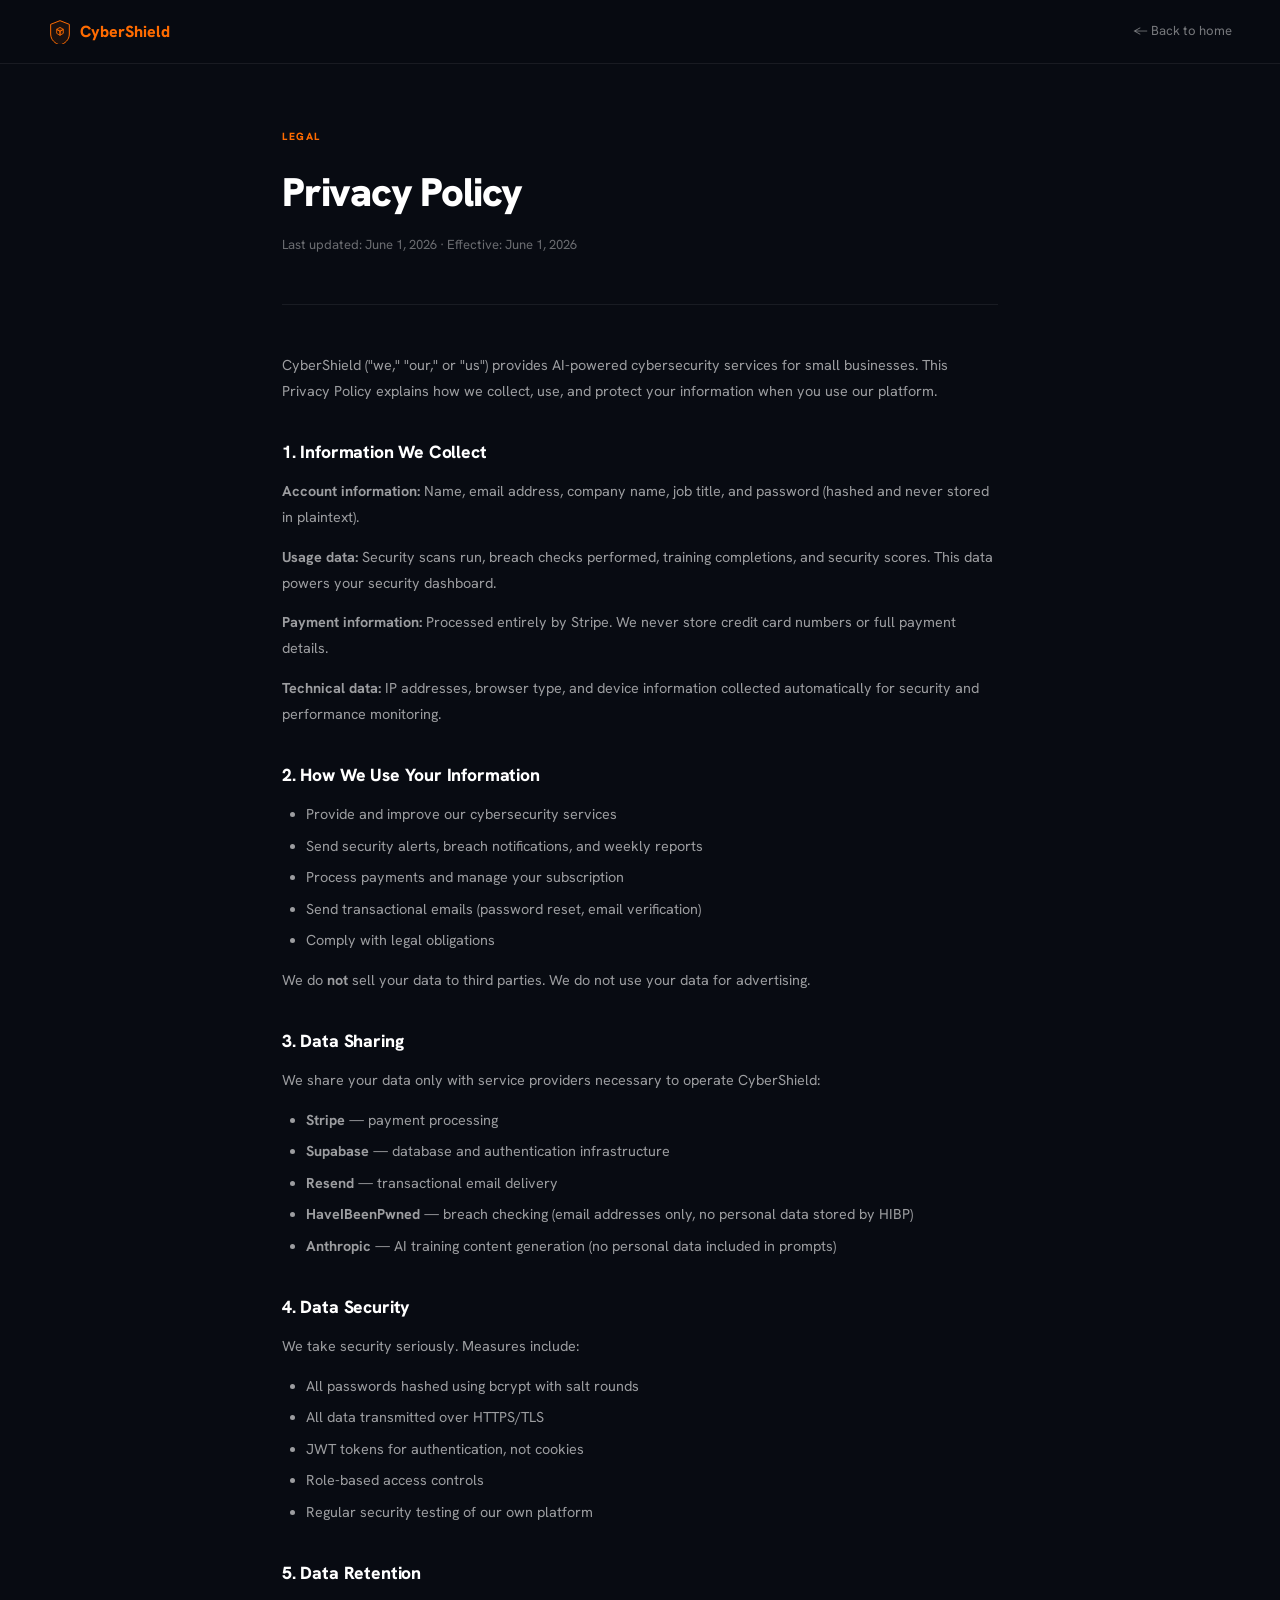
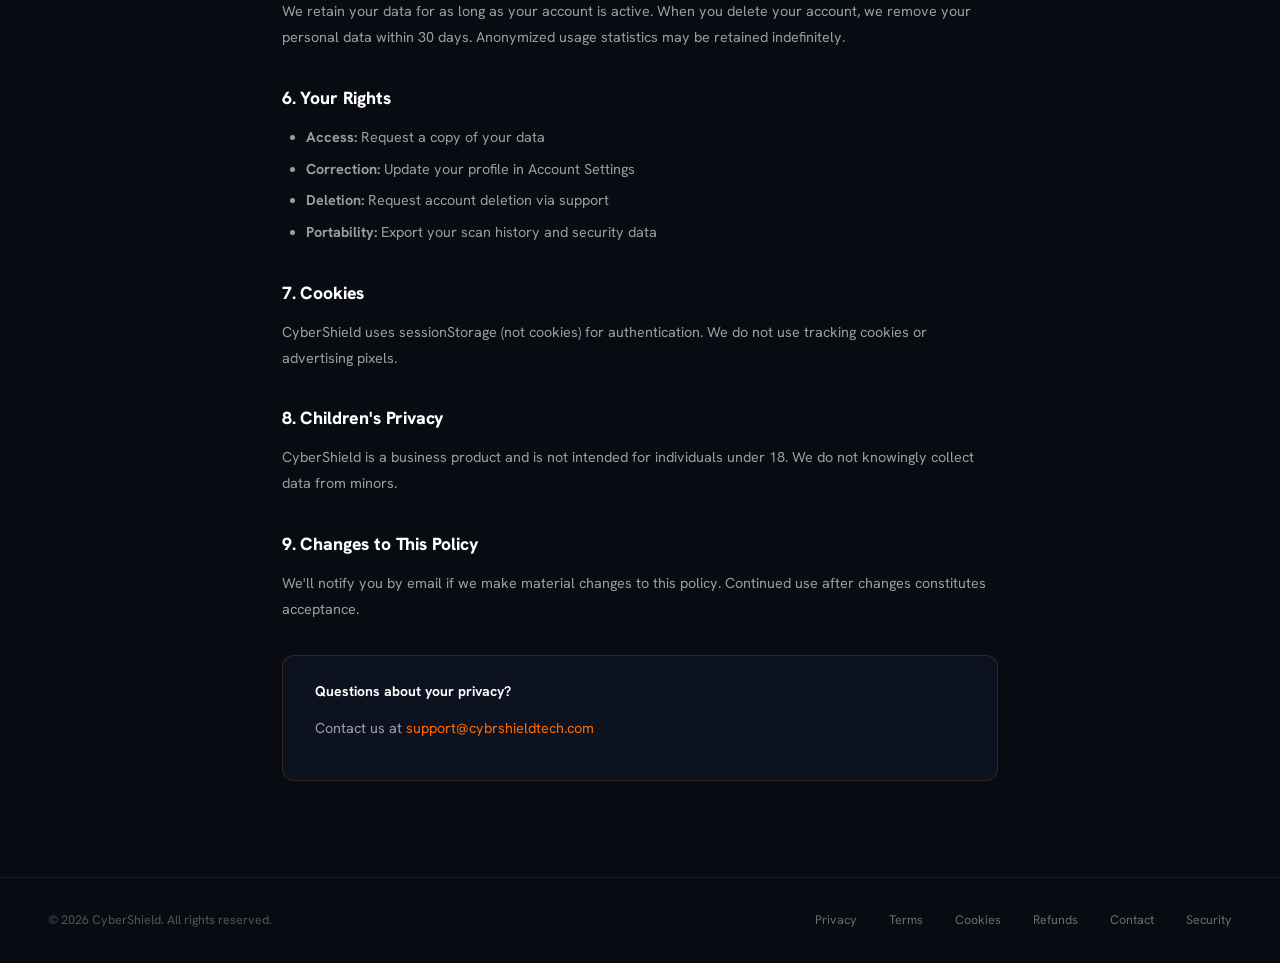
<file: privacy.html>
<!DOCTYPE html>
<html lang="en">
<head>
<!-- Google tag (gtag.js) -->
<script async src="https://www.googletagmanager.com/gtag/js?id=G-KNS974VS3N"></script>
<script>
  window.dataLayer = window.dataLayer || [];
  function gtag(){dataLayer.push(arguments);}
  gtag('js', new Date());
  gtag('config', 'G-KNS974VS3N');
</script>
<meta charset="UTF-8"/><link rel="icon" type="image/svg+xml" href="/favicon.svg"/>
<meta name="viewport" content="width=device-width,initial-scale=1"/>
<title>CyberShield — Privacy Policy</title>
<link href="https://fonts.googleapis.com/css2?family=Hanken+Grotesk:wght@400;500;600;700;800;900&display=swap" rel="stylesheet"/>
<style>
*{box-sizing:border-box;margin:0;padding:0}
body{background:#080b12;color:#fff;font-family:'Hanken Grotesk',sans-serif;line-height:1.7}
.nav{padding:0 3rem;height:64px;display:flex;align-items:center;justify-content:space-between;border-bottom:1px solid rgba(255,255,255,0.07);background:rgba(8,11,18,0.95);position:sticky;top:0;z-index:10}
.logo{display:flex;align-items:center;gap:8px;font-weight:800;font-size:1rem;color:#fff;text-decoration:none}
.logo span{color:#FF6B00}
.logo svg{width:24px;height:24px}
.back-link{font-size:0.82rem;color:rgba(255,255,255,0.45);text-decoration:none;transition:color 0.2s}
.back-link:hover{color:#fff}
.wrap{max-width:780px;margin:0 auto;padding:4rem 2rem 6rem}
.eyebrow{font-size:0.65rem;font-weight:800;text-transform:uppercase;letter-spacing:0.15em;color:#FF6B00;margin-bottom:0.75rem}
h1{font-size:2.5rem;font-weight:900;letter-spacing:-0.03em;margin-bottom:0.5rem}
.updated{font-size:0.82rem;color:rgba(255,255,255,0.4);margin-bottom:3rem;padding-bottom:3rem;border-bottom:1px solid rgba(255,255,255,0.07)}
h2{font-size:1.1rem;font-weight:800;color:#fff;margin:2rem 0 0.75rem;letter-spacing:-0.01em}
p,li{font-size:0.9rem;color:rgba(255,255,255,0.6);line-height:1.8;margin-bottom:0.875rem}
ul,ol{padding-left:1.5rem;margin-bottom:0.875rem}
li{margin-bottom:0.35rem}
a{color:#FF6B00;text-decoration:none}
a:hover{text-decoration:underline}
.contact-box{background:#0d1220;border:1px solid rgba(255,107,0,0.2);border-radius:12px;padding:1.5rem 2rem;margin-top:2rem}
.contact-box h3{font-size:0.875rem;font-weight:700;color:#fff;margin-bottom:0.75rem}
footer{border-top:1px solid rgba(255,255,255,0.07);padding:2rem 3rem;display:flex;align-items:center;justify-content:space-between;font-size:0.78rem;color:rgba(255,255,255,0.3)}
footer a{color:rgba(255,255,255,0.4);text-decoration:none}
footer a:hover{color:rgba(255,255,255,0.7)}
</style>
</head>
<body>
<nav class="nav">
  <a href="index.html" class="logo">
    <svg viewBox="0 0 30 36" fill="none"><path d="M15 1L29 6.5V21C29 30 22 35.5 15 37.5C8 35.5 1 30 1 21V6.5L15 1Z" fill="rgba(255,107,0,0.08)" stroke="#FF6B00" stroke-width="1.5"/><path d="M15 11L20 14L15 17L10 14Z" fill="rgba(255,107,0,0.2)" stroke="#FF6B00" stroke-width="1.25" stroke-linejoin="round"/><path d="M10 14L15 17V23L10 20Z" stroke="#FF6B00" stroke-width="1.25" stroke-linejoin="round"/><path d="M20 14L15 17V23L20 20Z" fill="rgba(255,107,0,0.1)" stroke="#FF6B00" stroke-width="1.25" stroke-linejoin="round"/></svg><span style="display:inline-flex;gap:0">Cyber<span>Shield</span></span>
  </a>
  <a href="index.html" class="back-link">← Back to home</a>
</nav>
<div class="wrap">
  <div class="eyebrow">Legal</div>
  <h1>Privacy Policy</h1>
  <div class="updated">Last updated: June 1, 2026 · Effective: June 1, 2026</div>

  <p>CyberShield ("we," "our," or "us") provides AI-powered cybersecurity services for small businesses. This Privacy Policy explains how we collect, use, and protect your information when you use our platform.</p>

  <h2>1. Information We Collect</h2>
  <p><strong>Account information:</strong> Name, email address, company name, job title, and password (hashed and never stored in plaintext).</p>
  <p><strong>Usage data:</strong> Security scans run, breach checks performed, training completions, and security scores. This data powers your security dashboard.</p>
  <p><strong>Payment information:</strong> Processed entirely by Stripe. We never store credit card numbers or full payment details.</p>
  <p><strong>Technical data:</strong> IP addresses, browser type, and device information collected automatically for security and performance monitoring.</p>

  <h2>2. How We Use Your Information</h2>
  <ul>
    <li>Provide and improve our cybersecurity services</li>
    <li>Send security alerts, breach notifications, and weekly reports</li>
    <li>Process payments and manage your subscription</li>
    <li>Send transactional emails (password reset, email verification)</li>
    <li>Comply with legal obligations</li>
  </ul>
  <p>We do <strong>not</strong> sell your data to third parties. We do not use your data for advertising.</p>

  <h2>3. Data Sharing</h2>
  <p>We share your data only with service providers necessary to operate CyberShield:</p>
  <ul>
    <li><strong>Stripe</strong> — payment processing</li>
    <li><strong>Supabase</strong> — database and authentication infrastructure</li>
    <li><strong>Resend</strong> — transactional email delivery</li>
    <li><strong>HaveIBeenPwned</strong> — breach checking (email addresses only, no personal data stored by HIBP)</li>
    <li><strong>Anthropic</strong> — AI training content generation (no personal data included in prompts)</li>
  </ul>

  <h2>4. Data Security</h2>
  <p>We take security seriously. Measures include:</p>
  <ul>
    <li>All passwords hashed using bcrypt with salt rounds</li>
    <li>All data transmitted over HTTPS/TLS</li>
    <li>JWT tokens for authentication, not cookies</li>
    <li>Role-based access controls</li>
    <li>Regular security testing of our own platform</li>
  </ul>

  <h2>5. Data Retention</h2>
  <p>We retain your data for as long as your account is active. When you delete your account, we remove your personal data within 30 days. Anonymized usage statistics may be retained indefinitely.</p>

  <h2>6. Your Rights</h2>
  <ul>
    <li><strong>Access:</strong> Request a copy of your data</li>
    <li><strong>Correction:</strong> Update your profile in Account Settings</li>
    <li><strong>Deletion:</strong> Request account deletion via support</li>
    <li><strong>Portability:</strong> Export your scan history and security data</li>
  </ul>

  <h2>7. Cookies</h2>
  <p>CyberShield uses sessionStorage (not cookies) for authentication. We do not use tracking cookies or advertising pixels.</p>

  <h2>8. Children's Privacy</h2>
  <p>CyberShield is a business product and is not intended for individuals under 18. We do not knowingly collect data from minors.</p>

  <h2>9. Changes to This Policy</h2>
  <p>We'll notify you by email if we make material changes to this policy. Continued use after changes constitutes acceptance.</p>

  <div class="contact-box">
    <h3>Questions about your privacy?</h3>
    <p>Contact us at <a href="mailto:support@cybrshieldtech.com">support@cybrshieldtech.com</a></p>
  </div>
</div>
<footer>
  <span>© 2026 CyberShield. All rights reserved.</span>
  <div style="display:flex;gap:2rem;flex-wrap:wrap"><a href="privacy.html">Privacy</a><a href="terms.html">Terms</a><a href="cookie-policy.html">Cookies</a><a href="refund-policy.html">Refunds</a><a href="contact.html">Contact</a><a href="security.html">Security</a></div>
</footer>
</body>
</html>
</file>
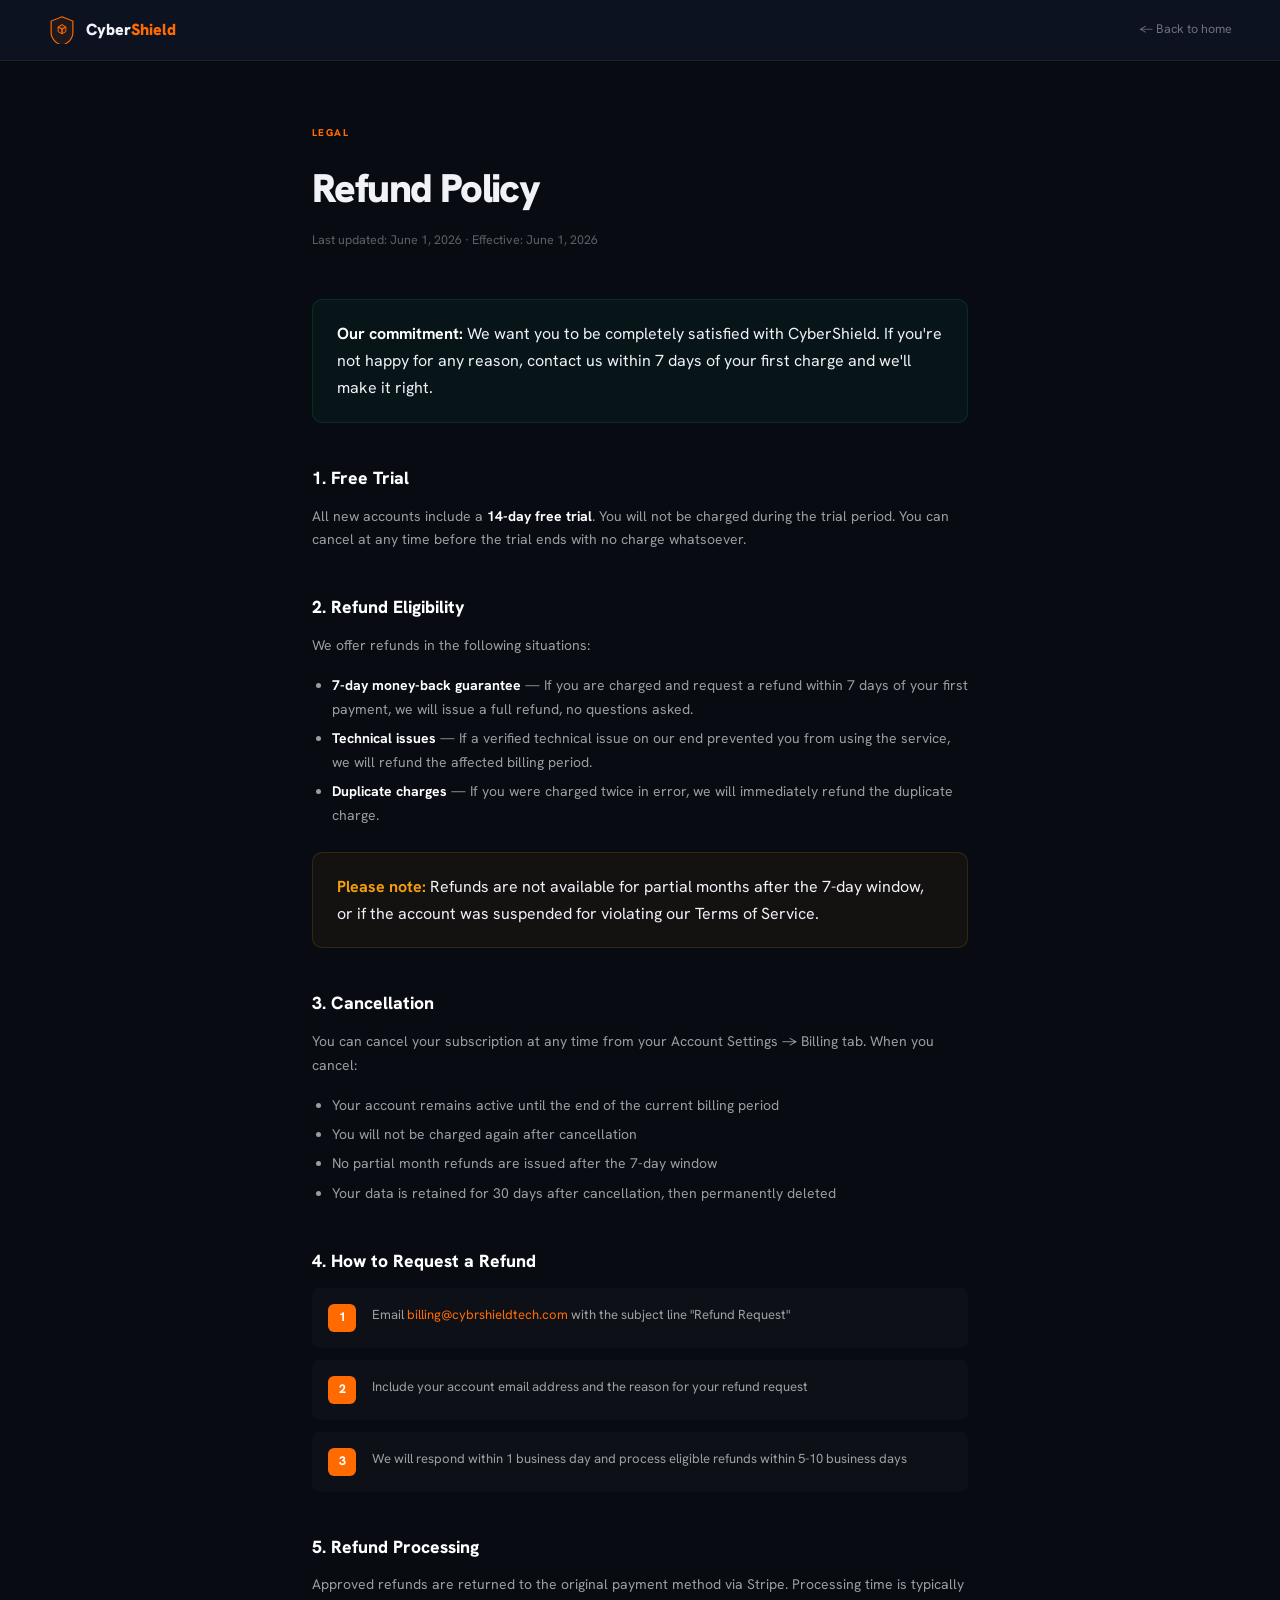
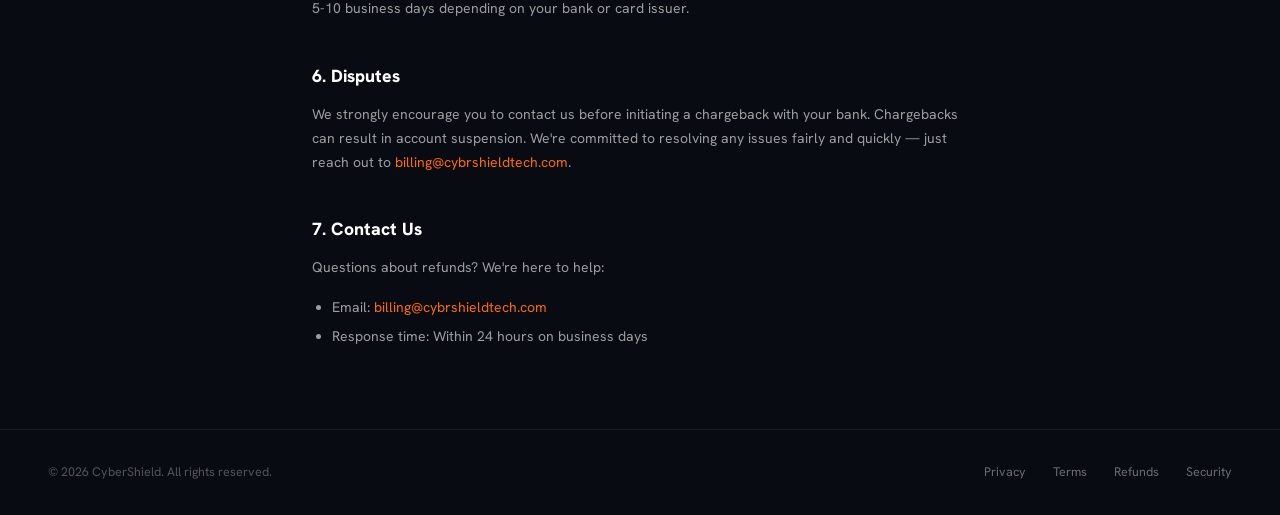
<file: refund-policy.html>
<!DOCTYPE html>
<html lang="en">
<head>
<!-- Google tag (gtag.js) -->
<script async src="https://www.googletagmanager.com/gtag/js?id=G-KNS974VS3N"></script>
<script>
  window.dataLayer = window.dataLayer || [];
  function gtag(){dataLayer.push(arguments);}
  gtag('js', new Date());
  gtag('config', 'G-KNS974VS3N');
</script>
<meta charset="UTF-8"/>
<meta name="viewport" content="width=device-width,initial-scale=1"/>
<link rel="icon" type="image/svg+xml" href="/favicon.svg"/>
<title>Refund Policy — CyberShield</title>
<link href="https://fonts.googleapis.com/css2?family=Hanken+Grotesk:wght@400;500;600;700;800;900&display=swap" rel="stylesheet"/>
<style>
*{box-sizing:border-box;margin:0;padding:0}
body{background:#080b12;color:#f0f2f8;font-family:'Hanken Grotesk',sans-serif;line-height:1.7}
nav{background:#0d1220;border-bottom:1px solid rgba(255,255,255,0.07);padding:1rem 3rem;display:flex;align-items:center;justify-content:space-between;position:sticky;top:0;z-index:10}
.brand{display:flex;align-items:center;gap:10px;letter-spacing:0;word-spacing:0;font-size:1rem;font-weight:900;text-decoration:none;color:#f0f2f8}
.brand svg{width:28px;height:28px}
.brand .acc{color:#FF6B00}
.back{font-size:0.78rem;color:rgba(255,255,255,0.4);text-decoration:none}
.back:hover{color:#FF6B00}
main{max-width:720px;margin:0 auto;padding:4rem 2rem}
.eyebrow{font-size:0.62rem;font-weight:800;text-transform:uppercase;letter-spacing:0.15em;color:#FF6B00;margin-bottom:0.75rem}
h1{font-size:2.5rem;font-weight:900;letter-spacing:-0.04em;margin-bottom:0.5rem}
.meta{font-size:0.78rem;color:rgba(255,255,255,0.35);margin-bottom:3rem}
h2{font-size:1.1rem;font-weight:800;margin:2.5rem 0 0.75rem;color:#fff}
p{font-size:0.875rem;color:rgba(255,255,255,0.6);margin-bottom:1rem}
ul{padding-left:1.25rem;margin-bottom:1rem}
li{font-size:0.875rem;color:rgba(255,255,255,0.6);margin-bottom:0.35rem}
a{color:#FF6B00;text-decoration:none}
.info-box{background:rgba(16,185,129,0.05);border:1px solid rgba(16,185,129,0.15);border-radius:10px;padding:1.25rem 1.5rem;margin:1.5rem 0}
.warn-box{background:rgba(245,158,11,0.05);border:1px solid rgba(245,158,11,0.15);border-radius:10px;padding:1.25rem 1.5rem;margin:1.5rem 0}
.step{display:flex;gap:1rem;align-items:flex-start;padding:1rem;background:rgba(255,255,255,0.02);border-radius:8px;margin-bottom:0.75rem}
.step-num{width:28px;height:28px;background:#FF6B00;border-radius:6px;display:flex;align-items:center;justify-content:center;font-size:0.78rem;font-weight:800;color:#fff;flex-shrink:0}
.step-text{font-size:0.82rem;color:rgba(255,255,255,0.6);line-height:1.6}
footer{border-top:1px solid rgba(255,255,255,0.07);padding:2rem 3rem;display:flex;align-items:center;justify-content:space-between;font-size:0.78rem;color:rgba(255,255,255,0.3)}
footer a{color:rgba(255,255,255,0.4);text-decoration:none;margin-left:1.5rem}
footer a:hover{color:#FF6B00}
</style>
</head>
<body>
<nav>
  <a href="index.html" class="brand">
    <svg viewBox="0 0 30 36" fill="none"><path d="M15 1L29 6.5V21C29 30 22 35.5 15 37.5C8 35.5 1 30 1 21V6.5L15 1Z" fill="rgba(255,107,0,0.08)" stroke="#FF6B00" stroke-width="1.5"/><path d="M15 11L20 14L15 17L10 14Z" fill="rgba(255,107,0,0.2)" stroke="#FF6B00" stroke-width="1.25" stroke-linejoin="round"/><path d="M10 14L15 17V23L10 20Z" stroke="#FF6B00" stroke-width="1.25" stroke-linejoin="round"/><path d="M20 14L15 17V23L20 20Z" fill="rgba(255,107,0,0.1)" stroke="#FF6B00" stroke-width="1.25" stroke-linejoin="round"/></svg><span style="display:inline-flex;gap:0">Cyber<span class="acc">Shield</span></span>
  </a>
  <a href="index.html" class="back">← Back to home</a>
</nav>

<main>
  <div class="eyebrow">Legal</div>
  <h1>Refund Policy</h1>
  <div class="meta">Last updated: June 1, 2026 · Effective: June 1, 2026</div>

  <div class="info-box">
    <strong style="color:#fff">Our commitment:</strong> We want you to be completely satisfied with CyberShield. If you're not happy for any reason, contact us within 7 days of your first charge and we'll make it right.
  </div>

  <h2>1. Free Trial</h2>
  <p>All new accounts include a <strong style="color:#fff">14-day free trial</strong>. You will not be charged during the trial period. You can cancel at any time before the trial ends with no charge whatsoever.</p>

  <h2>2. Refund Eligibility</h2>
  <p>We offer refunds in the following situations:</p>
  <ul>
    <li><strong style="color:#fff">7-day money-back guarantee</strong> — If you are charged and request a refund within 7 days of your first payment, we will issue a full refund, no questions asked.</li>
    <li><strong style="color:#fff">Technical issues</strong> — If a verified technical issue on our end prevented you from using the service, we will refund the affected billing period.</li>
    <li><strong style="color:#fff">Duplicate charges</strong> — If you were charged twice in error, we will immediately refund the duplicate charge.</li>
  </ul>

  <div class="warn-box">
    <strong style="color:#F59E0B">Please note:</strong> Refunds are not available for partial months after the 7-day window, or if the account was suspended for violating our Terms of Service.
  </div>

  <h2>3. Cancellation</h2>
  <p>You can cancel your subscription at any time from your Account Settings → Billing tab. When you cancel:</p>
  <ul>
    <li>Your account remains active until the end of the current billing period</li>
    <li>You will not be charged again after cancellation</li>
    <li>No partial month refunds are issued after the 7-day window</li>
    <li>Your data is retained for 30 days after cancellation, then permanently deleted</li>
  </ul>

  <h2>4. How to Request a Refund</h2>
  <div class="step"><div class="step-num">1</div><div class="step-text">Email <a href="mailto:billing@cybrshieldtech.com">billing@cybrshieldtech.com</a> with the subject line "Refund Request"</div></div>
  <div class="step"><div class="step-num">2</div><div class="step-text">Include your account email address and the reason for your refund request</div></div>
  <div class="step"><div class="step-num">3</div><div class="step-text">We will respond within 1 business day and process eligible refunds within 5-10 business days</div></div>

  <h2>5. Refund Processing</h2>
  <p>Approved refunds are returned to the original payment method via Stripe. Processing time is typically 5-10 business days depending on your bank or card issuer.</p>

  <h2>6. Disputes</h2>
  <p>We strongly encourage you to contact us before initiating a chargeback with your bank. Chargebacks can result in account suspension. We're committed to resolving any issues fairly and quickly — just reach out to <a href="mailto:billing@cybrshieldtech.com">billing@cybrshieldtech.com</a>.</p>

  <h2>7. Contact Us</h2>
  <p>Questions about refunds? We're here to help:</p>
  <ul>
    <li>Email: <a href="mailto:billing@cybrshieldtech.com">billing@cybrshieldtech.com</a></li>
    <li>Response time: Within 24 hours on business days</li>
  </ul>
</main>

<footer>
  <span>© 2026 CyberShield. All rights reserved.</span>
  <div>
    <a href="privacy.html">Privacy</a>
    <a href="terms.html">Terms</a>
    <a href="refund-policy.html">Refunds</a>
    <a href="security.html">Security</a>
  </div>
</footer>
</body>
</html>
</file>
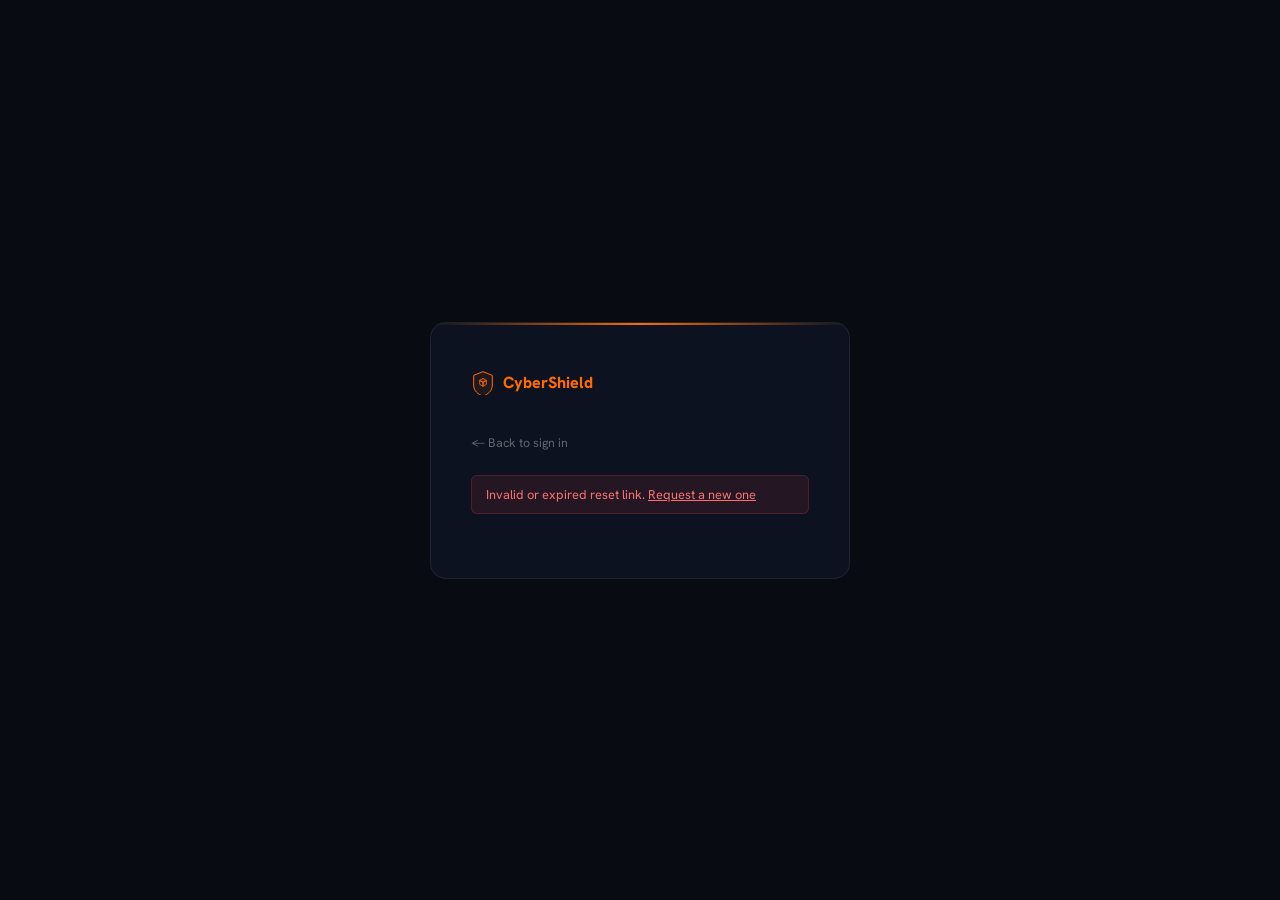
<file: reset-password.html>
<!DOCTYPE html>
<html lang="en">
<head>
<!-- Google tag (gtag.js) -->
<script async src="https://www.googletagmanager.com/gtag/js?id=G-KNS974VS3N"></script>
<script>
  window.dataLayer = window.dataLayer || [];
  function gtag(){dataLayer.push(arguments);}
  gtag('js', new Date());
  gtag('config', 'G-KNS974VS3N');
</script>
<meta charset="UTF-8"/><link rel="icon" type="image/svg+xml" href="/favicon.svg"/>
<meta name="viewport" content="width=device-width,initial-scale=1"/>
<title>CyberShield — Reset Password</title>
<link href="https://fonts.googleapis.com/css2?family=Hanken+Grotesk:wght@400;500;600;700;800;900&display=swap" rel="stylesheet"/>
<style>
*{box-sizing:border-box;margin:0;padding:0}
body{background:#080b12;color:#fff;font-family:'Hanken Grotesk',sans-serif;min-height:100vh;display:flex;align-items:center;justify-content:center;padding:2rem}
.box{background:#0d1220;border:1px solid rgba(255,255,255,0.07);border-radius:16px;padding:3rem 2.5rem;max-width:420px;width:100%;position:relative}
.box::before{content:'';position:absolute;top:0;left:0;right:0;height:2px;background:linear-gradient(90deg,transparent,#FF6B00,transparent);border-radius:16px 16px 0 0}
.logo{display:flex;align-items:center;gap:8px;font-weight:800;font-size:1rem;margin-bottom:2.5rem;text-decoration:none;color:#fff}
.logo span{color:#FF6B00}
.logo svg{width:24px;height:24px}
h1{font-size:1.4rem;font-weight:800;margin-bottom:0.5rem;letter-spacing:-0.02em}
.sub{font-size:0.82rem;color:rgba(255,255,255,0.45);margin-bottom:2rem;line-height:1.6}
.f-group{display:flex;flex-direction:column;gap:4px;margin-bottom:1rem}
label{font-size:0.62rem;font-weight:700;color:rgba(255,255,255,0.45);text-transform:uppercase;letter-spacing:0.1em}
input{background:rgba(255,255,255,0.03);border:1px solid rgba(255,255,255,0.07);border-radius:8px;padding:11px 14px;color:#fff;font-size:0.875rem;font-family:'Hanken Grotesk',sans-serif;outline:none;transition:all 0.2s;width:100%}
input:focus{border-color:#FF6B00;background:rgba(255,107,0,0.03);box-shadow:0 0 0 3px rgba(255,107,0,0.08)}
input::placeholder{color:rgba(255,255,255,0.2)}
.btn{width:100%;background:#FF6B00;color:#fff;border:none;border-radius:8px;padding:13px;font-size:0.875rem;font-weight:700;cursor:pointer;font-family:'Hanken Grotesk',sans-serif;transition:all 0.2s;margin-top:0.5rem;box-shadow:0 4px 16px rgba(255,107,0,0.25)}
.btn:hover{background:#ff8c00;transform:translateY(-1px)}
.btn:disabled{opacity:0.5;cursor:default;transform:none}
.msg{font-size:0.8rem;padding:10px 14px;border-radius:6px;margin-bottom:1rem}
.msg.error{background:rgba(239,68,68,0.1);border:1px solid rgba(239,68,68,0.2);color:#f87171}
.msg.success{background:rgba(16,185,129,0.1);border:1px solid rgba(16,185,129,0.2);color:#34d399}
.strength-bar{height:3px;background:rgba(255,255,255,0.05);border-radius:2px;overflow:hidden;margin-top:4px}
.strength-fill{height:100%;border-radius:2px;transition:all 0.3s}
.strength-label{font-size:0.6rem;color:rgba(255,255,255,0.35);margin-top:3px}
a.back{font-size:0.78rem;color:rgba(255,255,255,0.35);text-decoration:none;display:flex;align-items:center;gap:5px;margin-bottom:1.5rem;transition:color 0.2s}
a.back:hover{color:rgba(255,255,255,0.6)}
</style>
</head>
<body>
<div class="box">
  <a href="index.html" class="logo">
    <svg viewBox="0 0 30 36" fill="none"><path d="M15 1L29 6.5V21C29 30 22 35.5 15 37.5C8 35.5 1 30 1 21V6.5L15 1Z" fill="rgba(255,107,0,0.08)" stroke="#FF6B00" stroke-width="1.5"/><path d="M15 11L20 14L15 17L10 14Z" fill="rgba(255,107,0,0.2)" stroke="#FF6B00" stroke-width="1.25" stroke-linejoin="round"/><path d="M10 14L15 17V23L10 20Z" stroke="#FF6B00" stroke-width="1.25" stroke-linejoin="round"/><path d="M20 14L15 17V23L20 20Z" fill="rgba(255,107,0,0.1)" stroke="#FF6B00" stroke-width="1.25" stroke-linejoin="round"/></svg><span style="display:inline-flex;gap:0">Cyber<span style="color:#FF6B00">Shield</span></span>
  </a>
  <a href="auth.html" class="back">← Back to sign in</a>
  <div id="form-view">
    <h1>Set new password</h1>
    <div class="sub">Enter your new password below. Must be at least 8 characters.</div>
    <div id="msg" style="display:none" class="msg"></div>
    <div class="f-group">
      <label>New password</label>
      <input type="password" id="password" placeholder="Min. 8 characters" autocomplete="new-password" oninput="checkStrength(this.value)"/>
      <div class="strength-bar"><div class="strength-fill" id="strength-fill" style="width:0%"></div></div>
      <div class="strength-label" id="strength-label"></div>
    </div>
    <div class="f-group">
      <label>Confirm password</label>
      <input type="password" id="confirm" placeholder="Repeat your password" autocomplete="new-password"/>
    </div>
    <button class="btn" id="submit-btn" onclick="handleReset()">Set new password →</button>
  </div>
  <div id="success-view" style="display:none;text-align:center;padding:1rem 0">
    <div style="width:64px;height:64px;background:rgba(16,185,129,0.1);border:2px solid rgba(16,185,129,0.25);border-radius:50%;display:flex;align-items:center;justify-content:center;margin:0 auto 1.5rem;font-size:1.75rem">✓</div>
    <h1 style="margin-bottom:0.75rem">Password updated!</h1>
    <p style="font-size:0.85rem;color:rgba(255,255,255,0.45);margin-bottom:1.5rem">Your password has been changed. You can now sign in with your new password.</p>
    <a href="auth.html" class="btn" style="text-decoration:none;display:inline-block;text-align:center">Sign in →</a>
  </div>
</div>
<script>
const API = 'https://cybershield-backend-production-492b.up.railway.app';
const params = new URLSearchParams(window.location.search);
const token = params.get('token');
const email = params.get('email');

if (!token || !email) {
  document.getElementById('form-view').innerHTML = '<div class="msg error" style="display:block">Invalid or expired reset link. <a href="auth.html?forgot=true" style="color:#f87171">Request a new one</a></div>';
}

function checkStrength(pwd) {
  const fill = document.getElementById('strength-fill');
  const lbl = document.getElementById('strength-label');
  const score = [pwd.length>=8, /[A-Z]/.test(pwd), /[0-9]/.test(pwd), /[^A-Za-z0-9]/.test(pwd)].filter(Boolean).length;
  const configs = [[0,'','#ef4444'],[1,'Weak','#ef4444'],[2,'Fair','#f59e0b'],[3,'Good','#FF6B00'],[4,'Strong','#10B981']];
  const [,text,color] = configs[score] || configs[0];
  fill.style.width = (score*25)+'%';
  fill.style.background = color;
  lbl.textContent = text;
  lbl.style.color = color;
}

async function handleReset() {
  const password = document.getElementById('password').value;
  const confirm = document.getElementById('confirm').value;
  const btn = document.getElementById('submit-btn');
  const msg = document.getElementById('msg');
  msg.style.display = 'none';

  if (password.length < 8) { showError('Password must be at least 8 characters.'); return; }
  if (password !== confirm) { showError('Passwords do not match.'); return; }

  btn.textContent = 'Updating...'; btn.disabled = true;
  try {
    const r = await fetch(`${API}/auth/reset-password`, { method:'POST', headers:{'Content-Type':'application/json'}, body: JSON.stringify({ token, email, password }) });
    const d = await r.json();
    if (r.ok) {
      document.getElementById('form-view').style.display = 'none';
      document.getElementById('success-view').style.display = 'block';
    } else {
      showError(d.error || 'Failed to reset password.');
      btn.textContent = 'Set new password →'; btn.disabled = false;
    }
  } catch(e) {
    showError('Connection error. Please try again.');
    btn.textContent = 'Set new password →'; btn.disabled = false;
  }
}

function showError(msg) {
  const el = document.getElementById('msg');
  el.className = 'msg error'; el.textContent = msg; el.style.display = 'block';
}

document.addEventListener('keydown', e => { if(e.key==='Enter') handleReset(); });
</script>
</body>
</html>
</file>
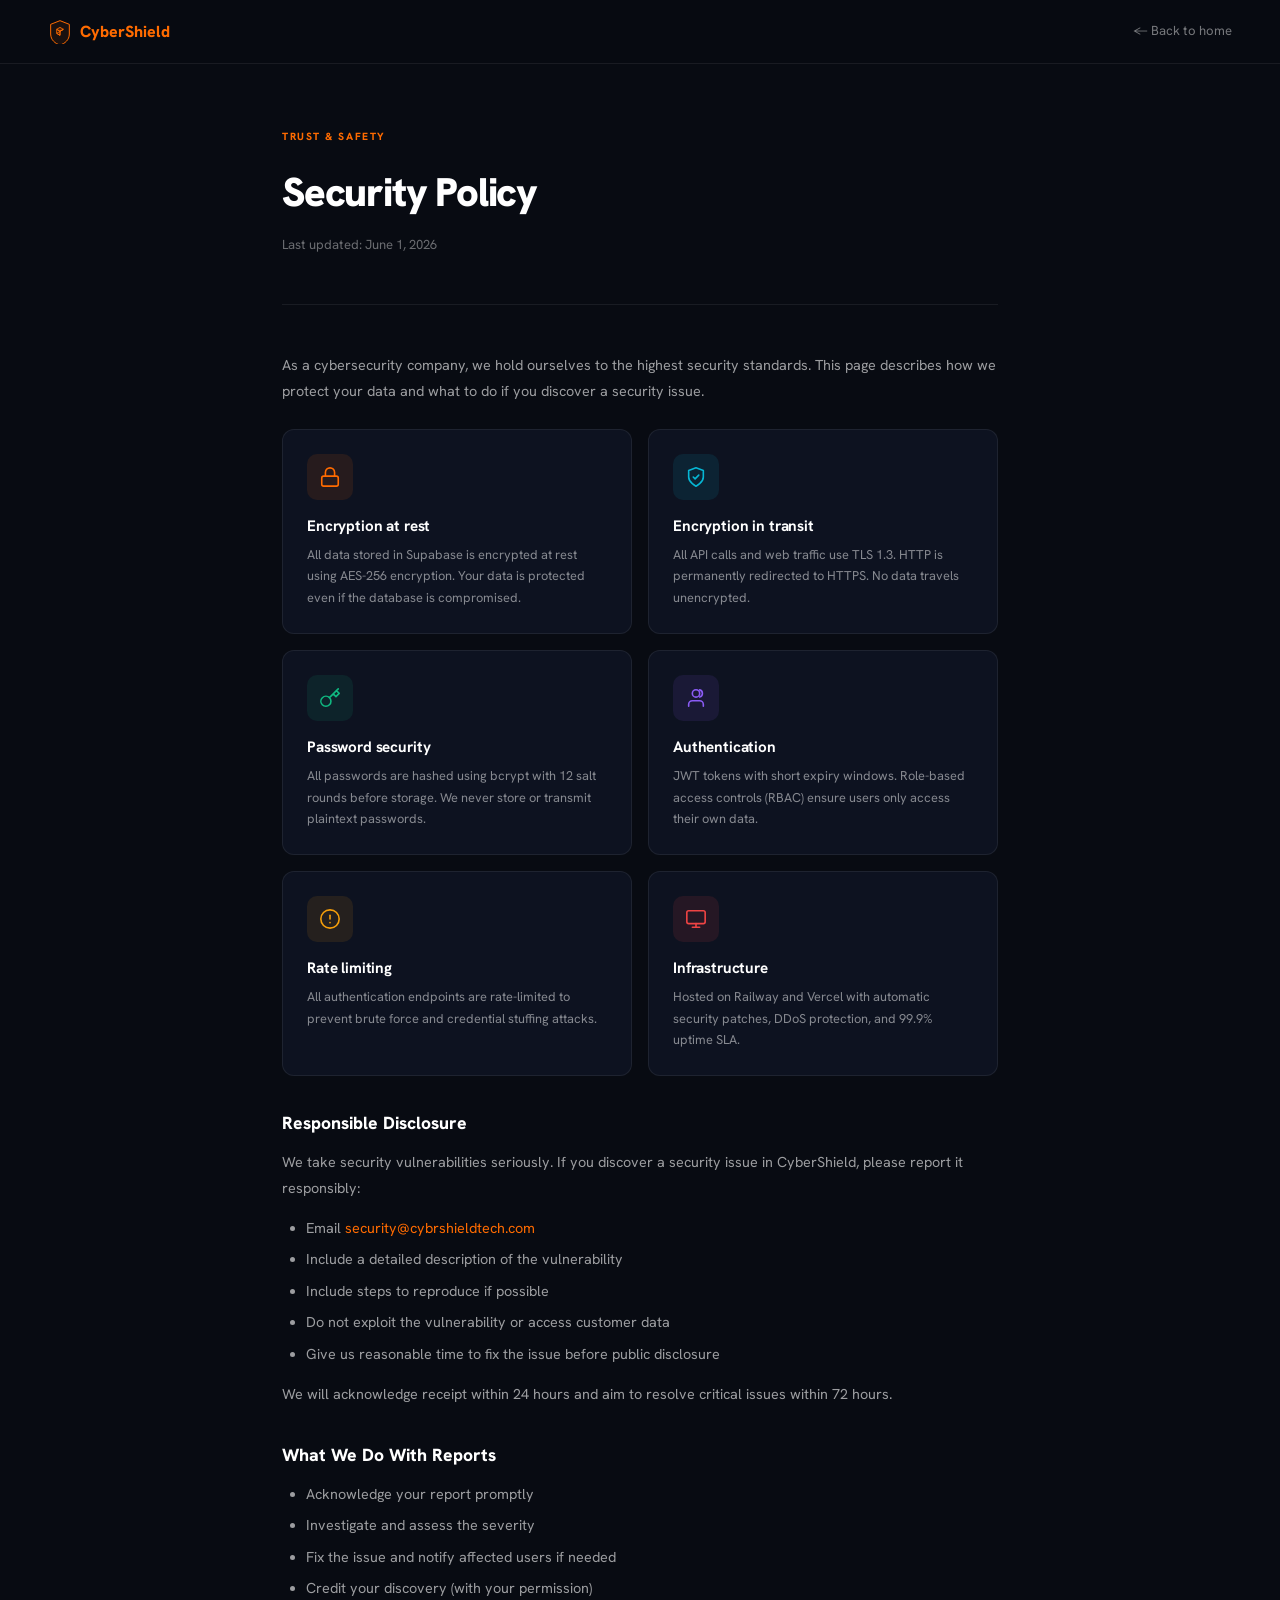
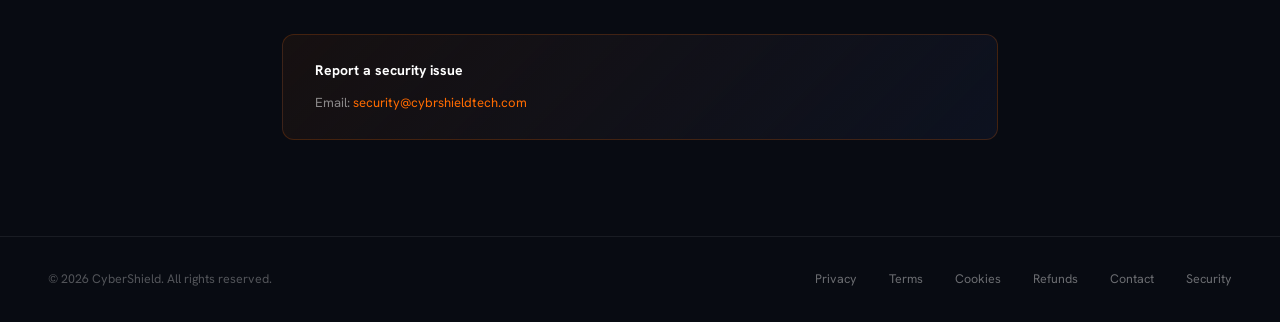
<file: security.html>
<!DOCTYPE html>
<html lang="en">
<head>
<!-- Google tag (gtag.js) -->
<script async src="https://www.googletagmanager.com/gtag/js?id=G-KNS974VS3N"></script>
<script>
  window.dataLayer = window.dataLayer || [];
  function gtag(){dataLayer.push(arguments);}
  gtag('js', new Date());
  gtag('config', 'G-KNS974VS3N');
</script>
<meta charset="UTF-8"/><link rel="icon" type="image/svg+xml" href="/favicon.svg"/>
<meta name="viewport" content="width=device-width,initial-scale=1"/>
<title>CyberShield — Security Policy</title>
<link href="https://fonts.googleapis.com/css2?family=Hanken+Grotesk:wght@400;500;600;700;800;900&display=swap" rel="stylesheet"/>
<style>
*{box-sizing:border-box;margin:0;padding:0}
body{background:#080b12;color:#fff;font-family:'Hanken Grotesk',sans-serif;line-height:1.7}
.nav{padding:0 3rem;height:64px;display:flex;align-items:center;justify-content:space-between;border-bottom:1px solid rgba(255,255,255,0.07);background:rgba(8,11,18,0.95);position:sticky;top:0;z-index:10}
.logo{display:flex;align-items:center;gap:8px;font-weight:800;font-size:1rem;color:#fff;text-decoration:none}.logo span{color:#FF6B00}.logo svg{width:24px;height:24px}
.back-link{font-size:0.82rem;color:rgba(255,255,255,0.45);text-decoration:none}.back-link:hover{color:#fff}
.wrap{max-width:780px;margin:0 auto;padding:4rem 2rem 6rem}
.eyebrow{font-size:0.65rem;font-weight:800;text-transform:uppercase;letter-spacing:0.15em;color:#FF6B00;margin-bottom:0.75rem}
h1{font-size:2.5rem;font-weight:900;letter-spacing:-0.03em;margin-bottom:0.5rem}
.updated{font-size:0.82rem;color:rgba(255,255,255,0.4);margin-bottom:3rem;padding-bottom:3rem;border-bottom:1px solid rgba(255,255,255,0.07)}
h2{font-size:1.1rem;font-weight:800;color:#fff;margin:2rem 0 0.75rem}
p,li{font-size:0.9rem;color:rgba(255,255,255,0.6);line-height:1.8;margin-bottom:0.875rem}
ul{padding-left:1.5rem;margin-bottom:0.875rem}
li{margin-bottom:0.35rem}
a{color:#FF6B00;text-decoration:none}
.security-grid{display:grid;grid-template-columns:1fr 1fr;gap:1rem;margin:1.5rem 0}
.sec-card{background:#0d1220;border:1px solid rgba(255,255,255,0.07);border-radius:12px;padding:1.5rem;transition:border-color 0.2s;display:flex;flex-direction:column;gap:0.875rem}
.sec-card:hover{border-color:rgba(255,107,0,0.3)}
.sec-card h3{font-size:0.95rem;font-weight:700;color:#fff;margin-bottom:4px;letter-spacing:-0.01em}
.sec-card p{font-size:0.8rem;color:rgba(255,255,255,0.5);margin:0;line-height:1.7}
.sec-ico{width:46px;height:46px;border-radius:10px;display:flex;align-items:center;justify-content:center;flex-shrink:0}
.sec-ico svg{width:22px;height:22px;stroke:currentColor;fill:none;stroke-width:1.75;stroke-linecap:round;stroke-linejoin:round}
.report-box{background:linear-gradient(135deg,rgba(255,107,0,0.06),#0d1220);border:1px solid rgba(255,107,0,0.2);border-radius:12px;padding:1.5rem 2rem;margin-top:2rem}
footer{border-top:1px solid rgba(255,255,255,0.07);padding:2rem 3rem;display:flex;align-items:center;justify-content:space-between;font-size:0.78rem;color:rgba(255,255,255,0.3)}
footer a{color:rgba(255,255,255,0.4);text-decoration:none}
</style>
</head>
<body>
<nav class="nav">
  <a href="index.html" class="logo"><svg viewBox="0 0 30 36" fill="none"><path d="M15 1L29 6.5V21C29 30 22 35.5 15 37.5C8 35.5 1 30 1 21V6.5L15 1Z" fill="rgba(255,107,0,0.08)" stroke="#FF6B00" stroke-width="1.5"/><path d="M15 11L20 14L15 17L10 14Z" fill="rgba(255,107,0,0.2)" stroke="#FF6B00" stroke-width="1.25" stroke-linejoin="round"/><path d="M10 14L15 17V23L10 20Z" stroke="#FF6B00" stroke-width="1.25" stroke-linejoin="round"/><path d="M20 14L15 17V23L10 20Z" fill="rgba(255,107,0,0.1)" stroke="#FF6B00" stroke-width="1.25" stroke-linejoin="round"/></svg><span style="display:inline-flex;gap:0">Cyber<span>Shield</span></span></a>
  <a href="index.html" class="back-link">← Back to home</a>
</nav>
<div class="wrap">
  <div class="eyebrow">Trust & Safety</div>
  <h1>Security Policy</h1>
  <div class="updated">Last updated: June 1, 2026</div>

  <p>As a cybersecurity company, we hold ourselves to the highest security standards. This page describes how we protect your data and what to do if you discover a security issue.</p>

  <div class="security-grid">
    <div class="sec-card">
      <div class="sec-ico" style="background:rgba(255,107,0,0.1);color:#FF6B00">
        <svg viewBox="0 0 24 24"><rect x="3" y="11" width="18" height="11" rx="2" ry="2"/><path d="M7 11V7a5 5 0 0 1 10 0v4"/></svg>
      </div>
      <div><h3>Encryption at rest</h3><p>All data stored in Supabase is encrypted at rest using AES-256 encryption. Your data is protected even if the database is compromised.</p></div>
    </div>
    <div class="sec-card">
      <div class="sec-ico" style="background:rgba(6,182,212,0.1);color:#06B6D4">
        <svg viewBox="0 0 24 24"><path d="M12 22s8-4 8-10V5l-8-3-8 3v7c0 6 8 10 8 10z"/><path d="m9 12 2 2 4-4"/></svg>
      </div>
      <div><h3>Encryption in transit</h3><p>All API calls and web traffic use TLS 1.3. HTTP is permanently redirected to HTTPS. No data travels unencrypted.</p></div>
    </div>
    <div class="sec-card">
      <div class="sec-ico" style="background:rgba(16,185,129,0.1);color:#10B981">
        <svg viewBox="0 0 24 24"><path d="M21 2l-2 2m-7.61 7.61a5.5 5.5 0 1 1-7.778 7.778 5.5 5.5 0 0 1 7.777-7.777zm0 0L15.5 7.5m0 0l3 3L22 7l-3-3m-3.5 3.5L19 4"/></svg>
      </div>
      <div><h3>Password security</h3><p>All passwords are hashed using bcrypt with 12 salt rounds before storage. We never store or transmit plaintext passwords.</p></div>
    </div>
    <div class="sec-card">
      <div class="sec-ico" style="background:rgba(139,92,246,0.1);color:#8B5CF6">
        <svg viewBox="0 0 24 24"><path d="M20 21v-2a4 4 0 0 0-4-4H8a4 4 0 0 0-4 4v2"/><circle cx="12" cy="7" r="4"/><path d="M16 3.13a4 4 0 0 1 0 7.75"/></svg>
      </div>
      <div><h3>Authentication</h3><p>JWT tokens with short expiry windows. Role-based access controls (RBAC) ensure users only access their own data.</p></div>
    </div>
    <div class="sec-card">
      <div class="sec-ico" style="background:rgba(245,158,11,0.1);color:#F59E0B">
        <svg viewBox="0 0 24 24"><circle cx="12" cy="12" r="10"/><line x1="12" y1="8" x2="12" y2="12"/><line x1="12" y1="16" x2="12.01" y2="16"/></svg>
      </div>
      <div><h3>Rate limiting</h3><p>All authentication endpoints are rate-limited to prevent brute force and credential stuffing attacks.</p></div>
    </div>
    <div class="sec-card">
      <div class="sec-ico" style="background:rgba(239,68,68,0.1);color:#EF4444">
        <svg viewBox="0 0 24 24"><rect x="2" y="3" width="20" height="14" rx="2" ry="2"/><line x1="8" y1="21" x2="16" y2="21"/><line x1="12" y1="17" x2="12" y2="21"/></svg>
      </div>
      <div><h3>Infrastructure</h3><p>Hosted on Railway and Vercel with automatic security patches, DDoS protection, and 99.9% uptime SLA.</p></div>
    </div>
  </div>

  <h2>Responsible Disclosure</h2>
  <p>We take security vulnerabilities seriously. If you discover a security issue in CyberShield, please report it responsibly:</p>
  <ul>
    <li>Email <a href="mailto:security@cybrshieldtech.com">security@cybrshieldtech.com</a></li>
    <li>Include a detailed description of the vulnerability</li>
    <li>Include steps to reproduce if possible</li>
    <li>Do not exploit the vulnerability or access customer data</li>
    <li>Give us reasonable time to fix the issue before public disclosure</li>
  </ul>
  <p>We will acknowledge receipt within 24 hours and aim to resolve critical issues within 72 hours.</p>

  <h2>What We Do With Reports</h2>
  <ul>
    <li>Acknowledge your report promptly</li>
    <li>Investigate and assess the severity</li>
    <li>Fix the issue and notify affected users if needed</li>
    <li>Credit your discovery (with your permission)</li>
  </ul>

  <div class="report-box">
    <h3 style="font-size:0.875rem;font-weight:700;color:#fff;margin-bottom:0.5rem">Report a security issue</h3>
    <p style="font-size:0.82rem;color:rgba(255,255,255,0.5);margin:0">Email: <a href="mailto:security@cybrshieldtech.com">security@cybrshieldtech.com</a></p>
  </div>
</div>
<footer>
  <span>© 2026 CyberShield. All rights reserved.</span>
  <div style="display:flex;gap:2rem;flex-wrap:wrap"><a href="privacy.html">Privacy</a><a href="terms.html">Terms</a><a href="cookie-policy.html">Cookies</a><a href="refund-policy.html">Refunds</a><a href="contact.html">Contact</a><a href="security.html">Security</a></div>
</footer>
</body>
</html>
</file>
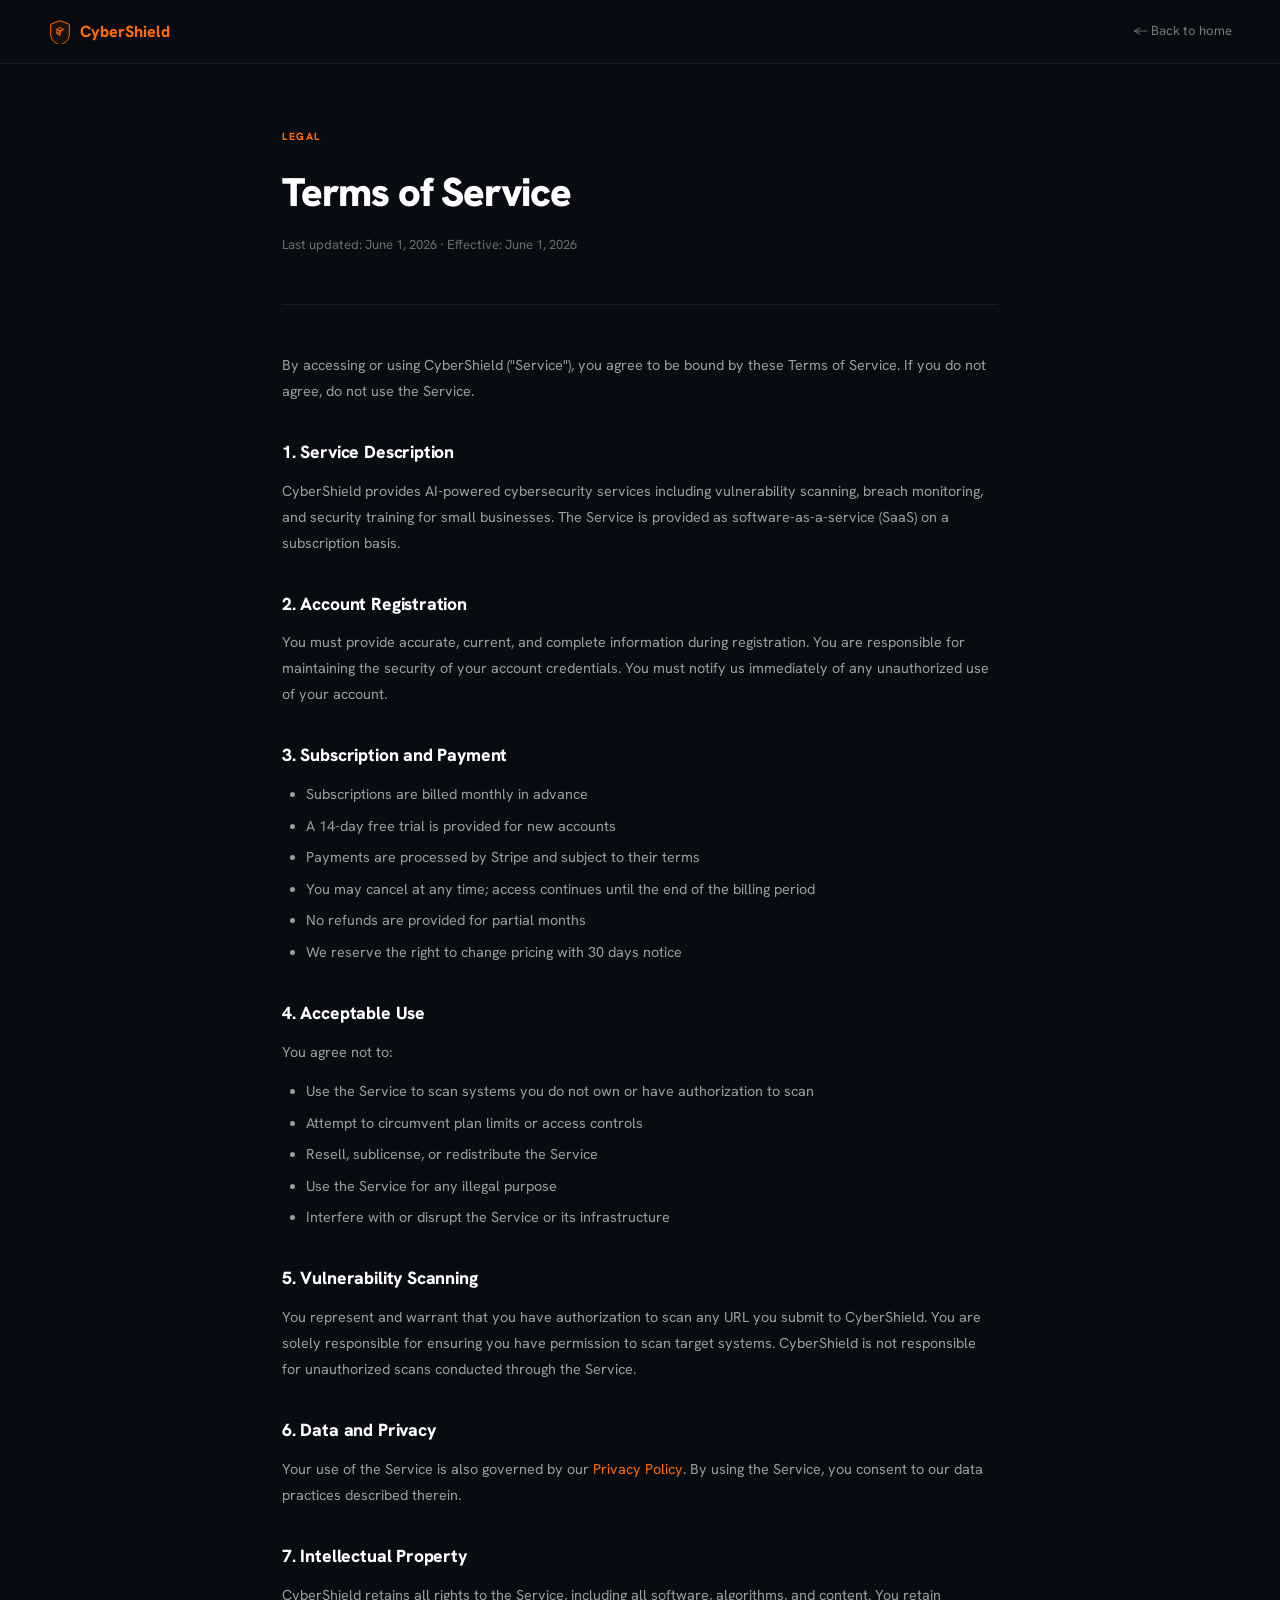
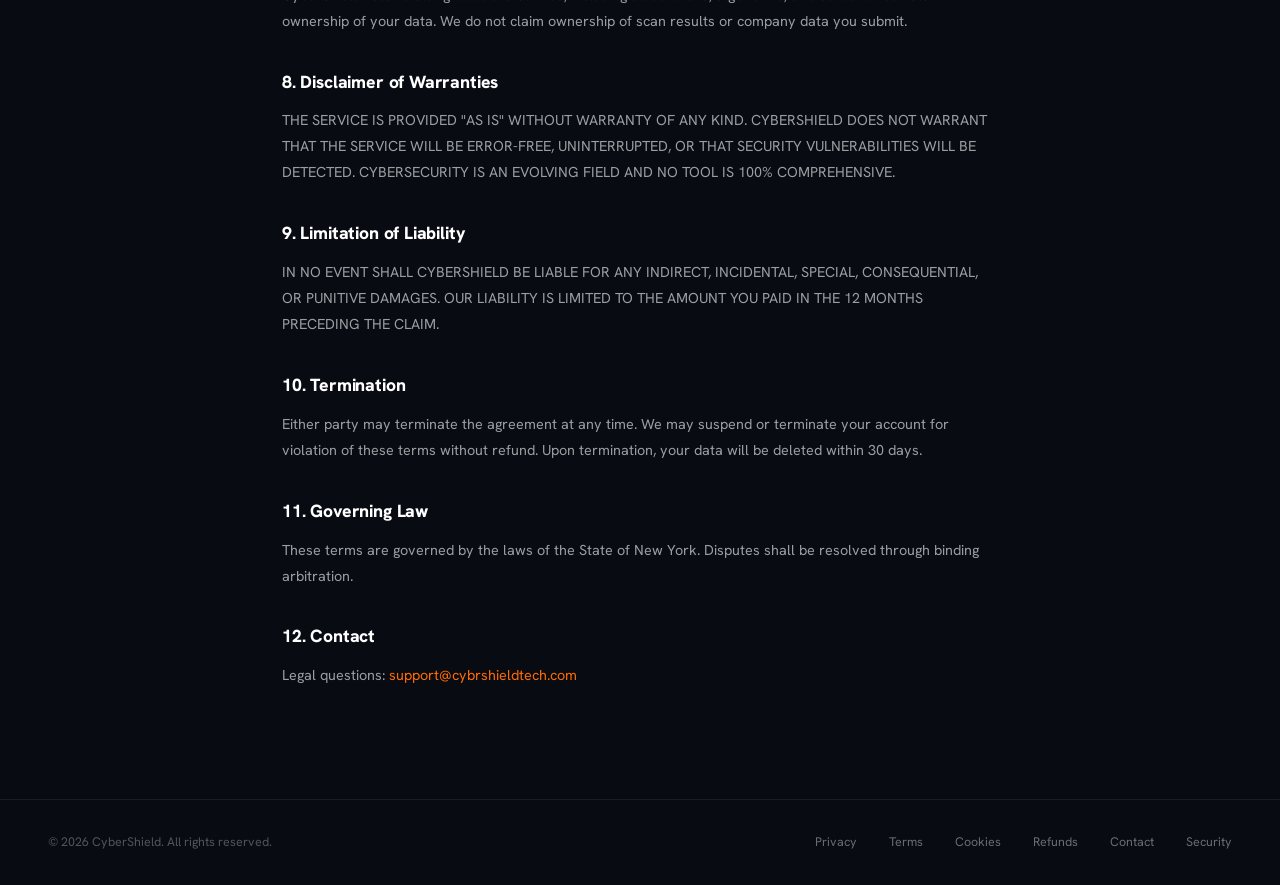
<file: terms.html>
<!DOCTYPE html>
<html lang="en">
<head>
<!-- Google tag (gtag.js) -->
<script async src="https://www.googletagmanager.com/gtag/js?id=G-KNS974VS3N"></script>
<script>
  window.dataLayer = window.dataLayer || [];
  function gtag(){dataLayer.push(arguments);}
  gtag('js', new Date());
  gtag('config', 'G-KNS974VS3N');
</script>
<meta charset="UTF-8"/><link rel="icon" type="image/svg+xml" href="/favicon.svg"/>
<meta name="viewport" content="width=device-width,initial-scale=1"/>
<title>CyberShield — Terms of Service</title>
<link href="https://fonts.googleapis.com/css2?family=Hanken+Grotesk:wght@400;500;600;700;800;900&display=swap" rel="stylesheet"/>
<style>
*{box-sizing:border-box;margin:0;padding:0}
body{background:#080b12;color:#fff;font-family:'Hanken Grotesk',sans-serif;line-height:1.7}
.nav{padding:0 3rem;height:64px;display:flex;align-items:center;justify-content:space-between;border-bottom:1px solid rgba(255,255,255,0.07);background:rgba(8,11,18,0.95);position:sticky;top:0;z-index:10}
.logo{display:flex;align-items:center;gap:8px;font-weight:800;font-size:1rem;color:#fff;text-decoration:none}.logo span{color:#FF6B00}.logo svg{width:24px;height:24px}
.back-link{font-size:0.82rem;color:rgba(255,255,255,0.45);text-decoration:none;transition:color 0.2s}.back-link:hover{color:#fff}
.wrap{max-width:780px;margin:0 auto;padding:4rem 2rem 6rem}
.eyebrow{font-size:0.65rem;font-weight:800;text-transform:uppercase;letter-spacing:0.15em;color:#FF6B00;margin-bottom:0.75rem}
h1{font-size:2.5rem;font-weight:900;letter-spacing:-0.03em;margin-bottom:0.5rem}
.updated{font-size:0.82rem;color:rgba(255,255,255,0.4);margin-bottom:3rem;padding-bottom:3rem;border-bottom:1px solid rgba(255,255,255,0.07)}
h2{font-size:1.1rem;font-weight:800;color:#fff;margin:2rem 0 0.75rem;letter-spacing:-0.01em}
p,li{font-size:0.9rem;color:rgba(255,255,255,0.6);line-height:1.8;margin-bottom:0.875rem}
ul,ol{padding-left:1.5rem;margin-bottom:0.875rem}
li{margin-bottom:0.35rem}
a{color:#FF6B00;text-decoration:none}
footer{border-top:1px solid rgba(255,255,255,0.07);padding:2rem 3rem;display:flex;align-items:center;justify-content:space-between;font-size:0.78rem;color:rgba(255,255,255,0.3)}
footer a{color:rgba(255,255,255,0.4);text-decoration:none}
</style>
</head>
<body>
<nav class="nav">
  <a href="index.html" class="logo"><svg viewBox="0 0 30 36" fill="none"><path d="M15 1L29 6.5V21C29 30 22 35.5 15 37.5C8 35.5 1 30 1 21V6.5L15 1Z" fill="rgba(255,107,0,0.08)" stroke="#FF6B00" stroke-width="1.5"/><path d="M15 11L20 14L15 17L10 14Z" fill="rgba(255,107,0,0.2)" stroke="#FF6B00" stroke-width="1.25" stroke-linejoin="round"/><path d="M10 14L15 17V23L10 20Z" stroke="#FF6B00" stroke-width="1.25" stroke-linejoin="round"/><path d="M20 14L15 17V23L10 20Z" fill="rgba(255,107,0,0.1)" stroke="#FF6B00" stroke-width="1.25" stroke-linejoin="round"/></svg><span style="display:inline-flex;gap:0">Cyber<span>Shield</span></span></a>
  <a href="index.html" class="back-link">← Back to home</a>
</nav>
<div class="wrap">
  <div class="eyebrow">Legal</div>
  <h1>Terms of Service</h1>
  <div class="updated">Last updated: June 1, 2026 · Effective: June 1, 2026</div>

  <p>By accessing or using CyberShield ("Service"), you agree to be bound by these Terms of Service. If you do not agree, do not use the Service.</p>

  <h2>1. Service Description</h2>
  <p>CyberShield provides AI-powered cybersecurity services including vulnerability scanning, breach monitoring, and security training for small businesses. The Service is provided as software-as-a-service (SaaS) on a subscription basis.</p>

  <h2>2. Account Registration</h2>
  <p>You must provide accurate, current, and complete information during registration. You are responsible for maintaining the security of your account credentials. You must notify us immediately of any unauthorized use of your account.</p>

  <h2>3. Subscription and Payment</h2>
  <ul>
    <li>Subscriptions are billed monthly in advance</li>
    <li>A 14-day free trial is provided for new accounts</li>
    <li>Payments are processed by Stripe and subject to their terms</li>
    <li>You may cancel at any time; access continues until the end of the billing period</li>
    <li>No refunds are provided for partial months</li>
    <li>We reserve the right to change pricing with 30 days notice</li>
  </ul>

  <h2>4. Acceptable Use</h2>
  <p>You agree not to:</p>
  <ul>
    <li>Use the Service to scan systems you do not own or have authorization to scan</li>
    <li>Attempt to circumvent plan limits or access controls</li>
    <li>Resell, sublicense, or redistribute the Service</li>
    <li>Use the Service for any illegal purpose</li>
    <li>Interfere with or disrupt the Service or its infrastructure</li>
  </ul>

  <h2>5. Vulnerability Scanning</h2>
  <p>You represent and warrant that you have authorization to scan any URL you submit to CyberShield. You are solely responsible for ensuring you have permission to scan target systems. CyberShield is not responsible for unauthorized scans conducted through the Service.</p>

  <h2>6. Data and Privacy</h2>
  <p>Your use of the Service is also governed by our <a href="privacy.html">Privacy Policy</a>. By using the Service, you consent to our data practices described therein.</p>

  <h2>7. Intellectual Property</h2>
  <p>CyberShield retains all rights to the Service, including all software, algorithms, and content. You retain ownership of your data. We do not claim ownership of scan results or company data you submit.</p>

  <h2>8. Disclaimer of Warranties</h2>
  <p>THE SERVICE IS PROVIDED "AS IS" WITHOUT WARRANTY OF ANY KIND. CYBERSHIELD DOES NOT WARRANT THAT THE SERVICE WILL BE ERROR-FREE, UNINTERRUPTED, OR THAT SECURITY VULNERABILITIES WILL BE DETECTED. CYBERSECURITY IS AN EVOLVING FIELD AND NO TOOL IS 100% COMPREHENSIVE.</p>

  <h2>9. Limitation of Liability</h2>
  <p>IN NO EVENT SHALL CYBERSHIELD BE LIABLE FOR ANY INDIRECT, INCIDENTAL, SPECIAL, CONSEQUENTIAL, OR PUNITIVE DAMAGES. OUR LIABILITY IS LIMITED TO THE AMOUNT YOU PAID IN THE 12 MONTHS PRECEDING THE CLAIM.</p>

  <h2>10. Termination</h2>
  <p>Either party may terminate the agreement at any time. We may suspend or terminate your account for violation of these terms without refund. Upon termination, your data will be deleted within 30 days.</p>

  <h2>11. Governing Law</h2>
  <p>These terms are governed by the laws of the State of New York. Disputes shall be resolved through binding arbitration.</p>

  <h2>12. Contact</h2>
  <p>Legal questions: <a href="mailto:support@cybrshieldtech.com">support@cybrshieldtech.com</a></p>
</div>
<footer>
  <span>© 2026 CyberShield. All rights reserved.</span>
  <div style="display:flex;gap:2rem;flex-wrap:wrap"><a href="privacy.html">Privacy</a><a href="terms.html">Terms</a><a href="cookie-policy.html">Cookies</a><a href="refund-policy.html">Refunds</a><a href="contact.html">Contact</a><a href="security.html">Security</a></div>
</footer>
</body>
</html>
</file>
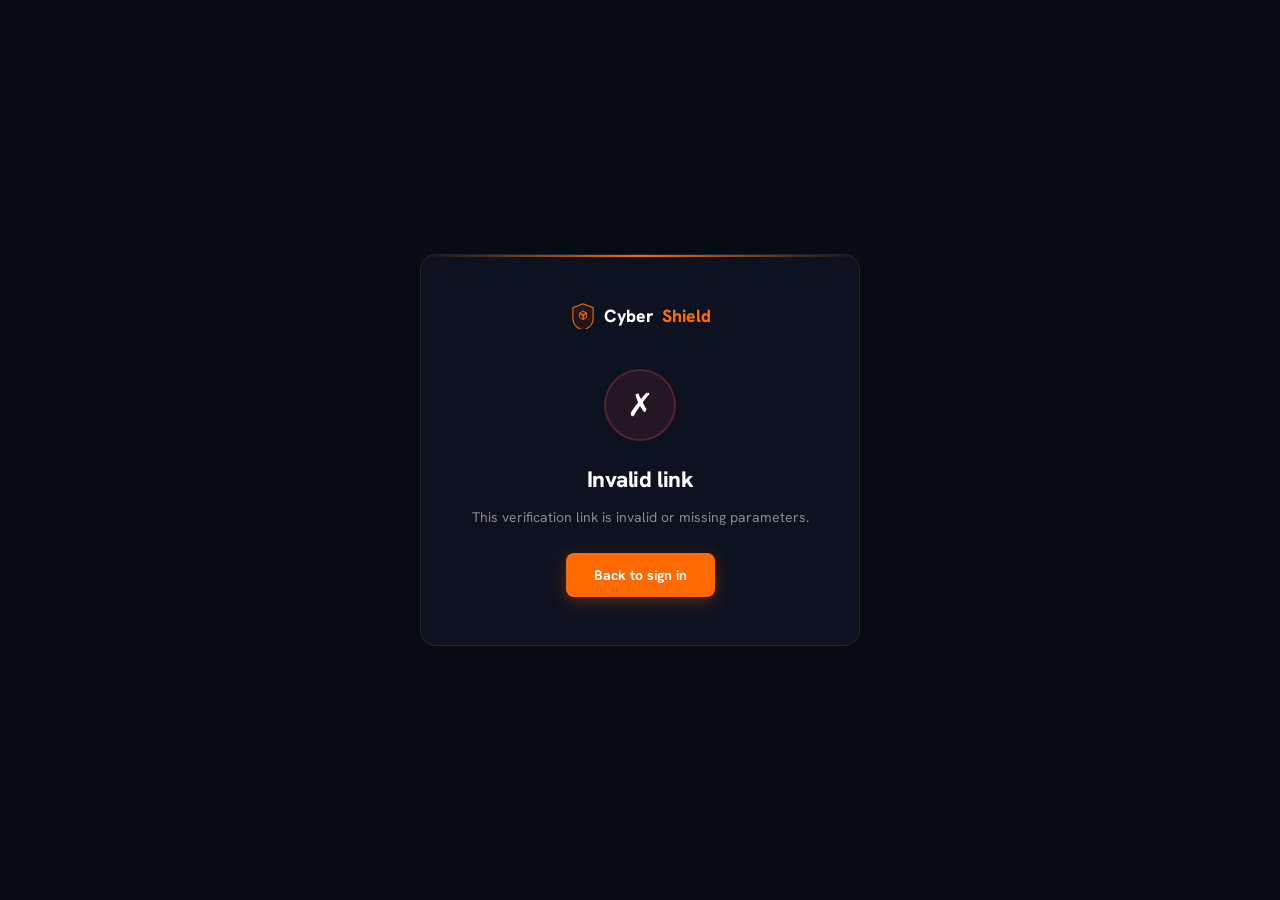
<file: verify-email.html>
<!DOCTYPE html>
<html lang="en">
<head>
<!-- Google tag (gtag.js) -->
<script async src="https://www.googletagmanager.com/gtag/js?id=G-KNS974VS3N"></script>
<script>
  window.dataLayer = window.dataLayer || [];
  function gtag(){dataLayer.push(arguments);}
  gtag('js', new Date());
  gtag('config', 'G-KNS974VS3N');
</script>
<meta charset="UTF-8"/><link rel="icon" type="image/svg+xml" href="/favicon.svg"/>
<meta name="viewport" content="width=device-width,initial-scale=1"/>
<title>CyberShield — Verify Email</title>
<link href="https://fonts.googleapis.com/css2?family=Hanken+Grotesk:wght@400;500;600;700;800;900&display=swap" rel="stylesheet"/>
<style>
*{box-sizing:border-box;margin:0;padding:0}
body{background:#080b12;color:#fff;font-family:'Hanken Grotesk',sans-serif;min-height:100vh;display:flex;align-items:center;justify-content:center;padding:2rem}
.box{background:#0d1220;border:1px solid rgba(255,255,255,0.07);border-radius:16px;padding:3rem 2.5rem;max-width:440px;width:100%;text-align:center;position:relative}
.box::before{content:'';position:absolute;top:0;left:0;right:0;height:2px;background:linear-gradient(90deg,transparent,#FF6B00,transparent);border-radius:16px 16px 0 0}
.logo{display:flex;align-items:center;justify-content:center;gap:8px;font-weight:800;font-size:1.1rem;margin-bottom:2.5rem;text-decoration:none;color:#fff}
.logo span{color:#FF6B00}
.logo svg{width:26px;height:26px}
.icon-wrap{width:72px;height:72px;border-radius:50%;display:flex;align-items:center;justify-content:center;margin:0 auto 1.5rem;font-size:2rem}
.icon-wrap.pending{background:rgba(255,107,0,0.1);border:2px solid rgba(255,107,0,0.25)}
.icon-wrap.success{background:rgba(16,185,129,0.1);border:2px solid rgba(16,185,129,0.25)}
.icon-wrap.error{background:rgba(239,68,68,0.1);border:2px solid rgba(239,68,68,0.25)}
h1{font-size:1.4rem;font-weight:800;margin-bottom:0.75rem;letter-spacing:-0.02em}
p{font-size:0.875rem;color:rgba(255,255,255,0.5);line-height:1.7;margin-bottom:1.5rem}
.btn{display:inline-flex;align-items:center;justify-content:center;gap:8px;background:#FF6B00;color:#fff;border:none;border-radius:8px;padding:13px 28px;font-size:0.875rem;font-weight:700;cursor:pointer;font-family:'Hanken Grotesk',sans-serif;transition:all 0.2s;text-decoration:none;box-shadow:0 4px 16px rgba(255,107,0,0.3)}
.btn:hover{background:#ff8c00;transform:translateY(-1px)}
.spinner{width:32px;height:32px;border:3px solid rgba(255,107,0,0.2);border-top-color:#FF6B00;border-radius:50%;animation:spin 0.8s linear infinite;margin:0 auto 1.5rem}
@keyframes spin{to{transform:rotate(360deg)}}
</style>
</head>
<body>
<div class="box">
  <a href="index.html" class="logo">
    <svg viewBox="0 0 30 36" fill="none"><path d="M15 1L29 6.5V21C29 30 22 35.5 15 37.5C8 35.5 1 30 1 21V6.5L15 1Z" fill="rgba(255,107,0,0.08)" stroke="#FF6B00" stroke-width="1.5"/><path d="M15 11L20 14L15 17L10 14Z" fill="rgba(255,107,0,0.2)" stroke="#FF6B00" stroke-width="1.25" stroke-linejoin="round"/><path d="M10 14L15 17V23L10 20Z" stroke="#FF6B00" stroke-width="1.25" stroke-linejoin="round"/><path d="M20 14L15 17V23L20 20Z" fill="rgba(255,107,0,0.1)" stroke="#FF6B00" stroke-width="1.25" stroke-linejoin="round"/></svg>
    Cyber<span>Shield</span>
  </a>
  <div id="content">
    <div class="spinner"></div>
    <h1>Verifying your email...</h1>
    <p>Please wait while we verify your email address.</p>
  </div>
</div>
<script>
const API = 'https://cybershield-backend-production-492b.up.railway.app';
const params = new URLSearchParams(window.location.search);
const token = params.get('token');
const email = params.get('email');

async function verify() {
  const content = document.getElementById('content');
  if (!token || !email) {
    content.innerHTML = `<div class="icon-wrap error">✗</div><h1>Invalid link</h1><p>This verification link is invalid or missing parameters.</p><a href="auth.html" class="btn">Back to sign in</a>`;
    return;
  }
  try {
    const r = await fetch(`${API}/auth/verify-email`, { method:'POST', headers:{'Content-Type':'application/json'}, body: JSON.stringify({ token, email }) });
    const d = await r.json();
    if (r.ok) {
      content.innerHTML = `<div class="icon-wrap success">✓</div><h1>Email verified!</h1><p>Your email address has been verified. Your account is fully set up.</p><a href="app.html" class="btn">Open dashboard →</a>`;
      // Update session storage
      const user = JSON.parse(sessionStorage.getItem('cs_user') || '{}');
      user.emailVerified = true;
      sessionStorage.setItem('cs_user', JSON.stringify(user));
    } else {
      content.innerHTML = `<div class="icon-wrap error">✗</div><h1>Verification failed</h1><p>${d.error || 'This link may have expired or already been used.'}</p><a href="app.html" class="btn">Go to dashboard</a>`;
    }
  } catch(e) {
    content.innerHTML = `<div class="icon-wrap error">✗</div><h1>Connection error</h1><p>Please try again or contact support@cybrshieldtech.com</p><a href="app.html" class="btn">Go to dashboard</a>`;
  }
}
verify();
</script>
</body>
</html>
</file>
